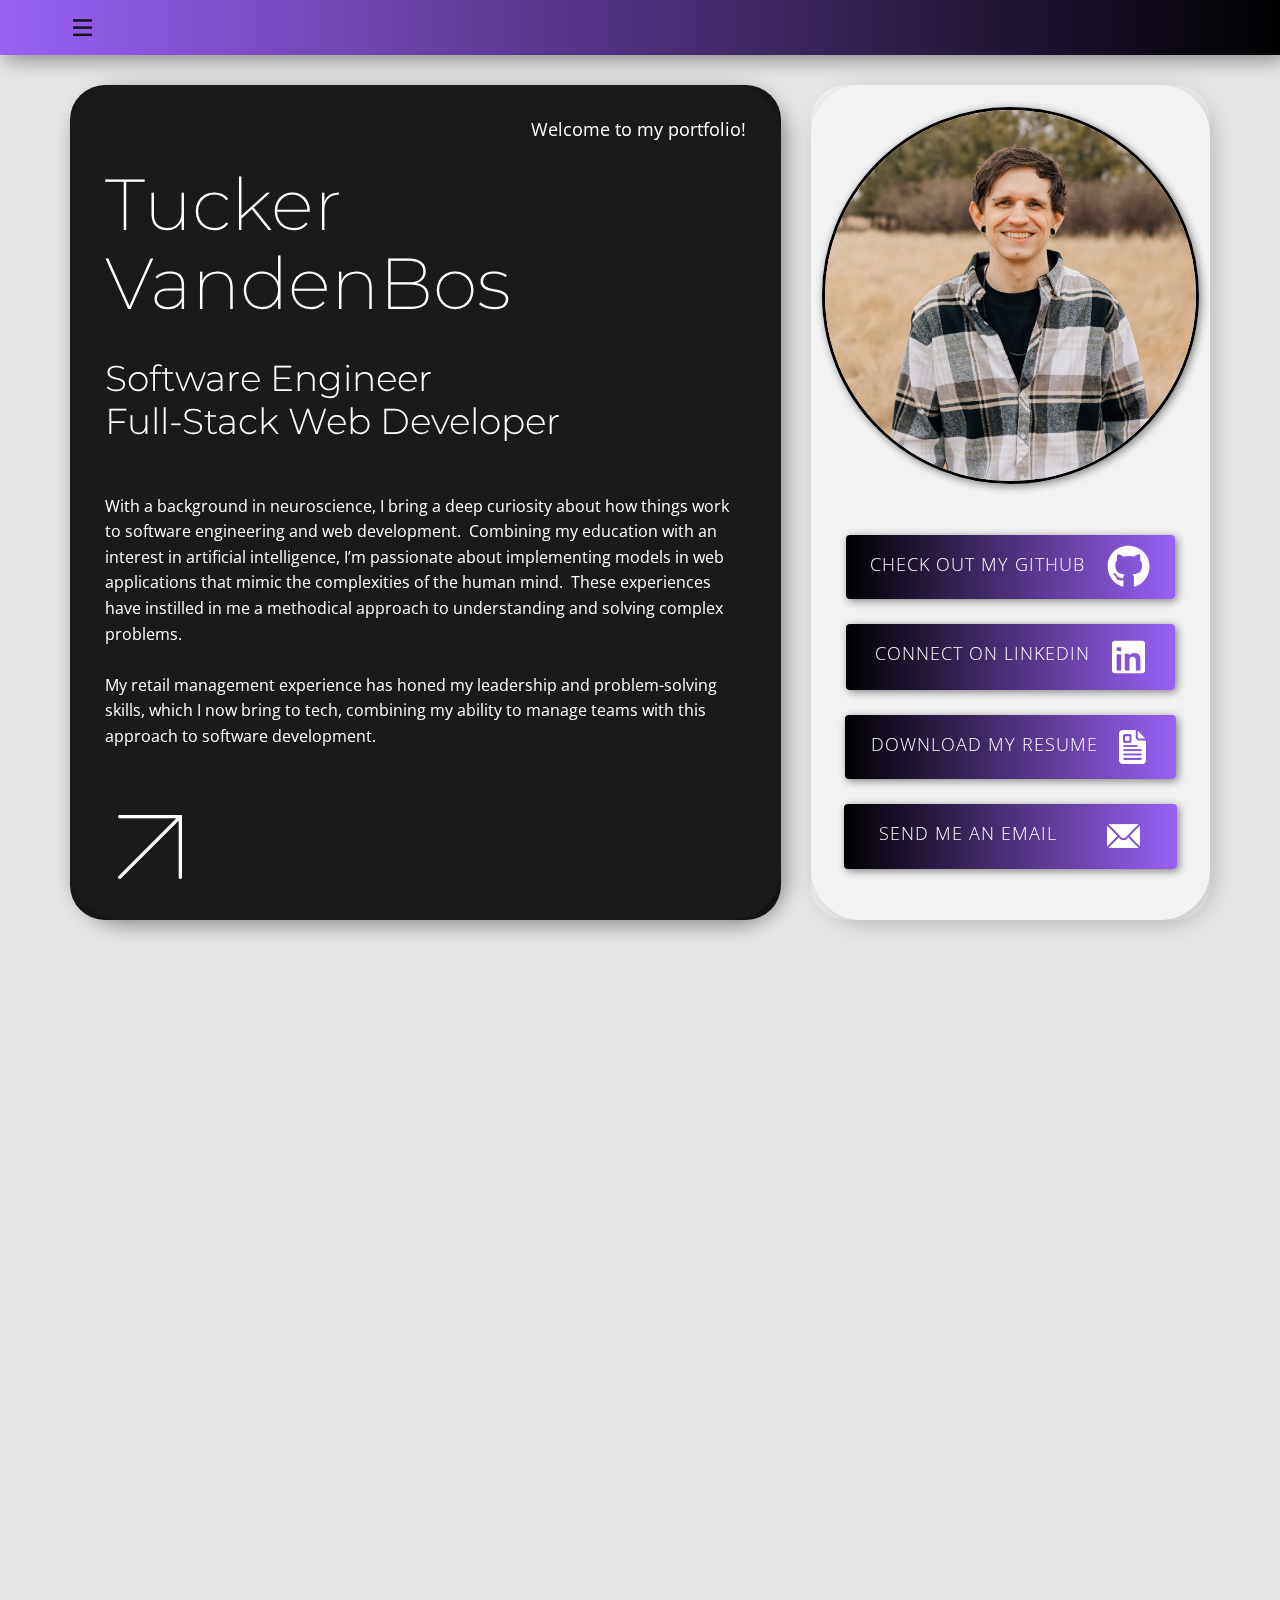
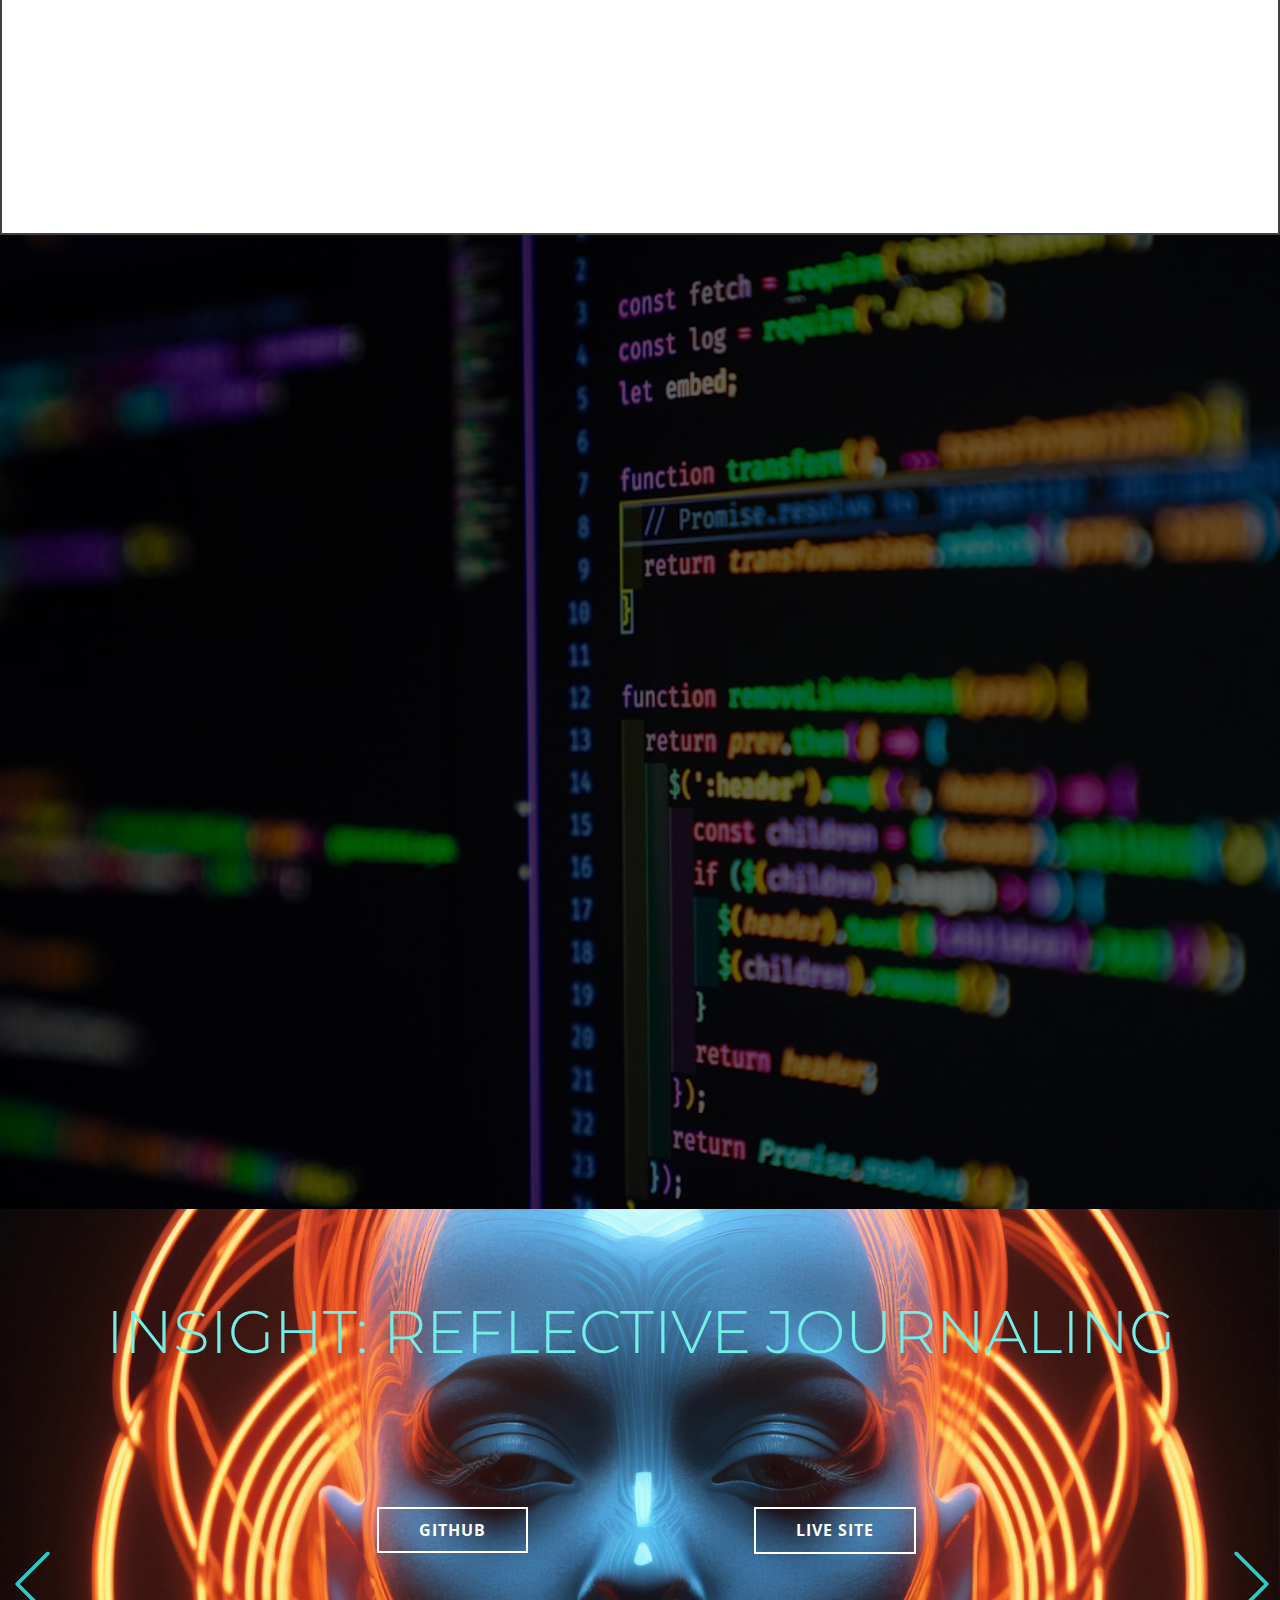
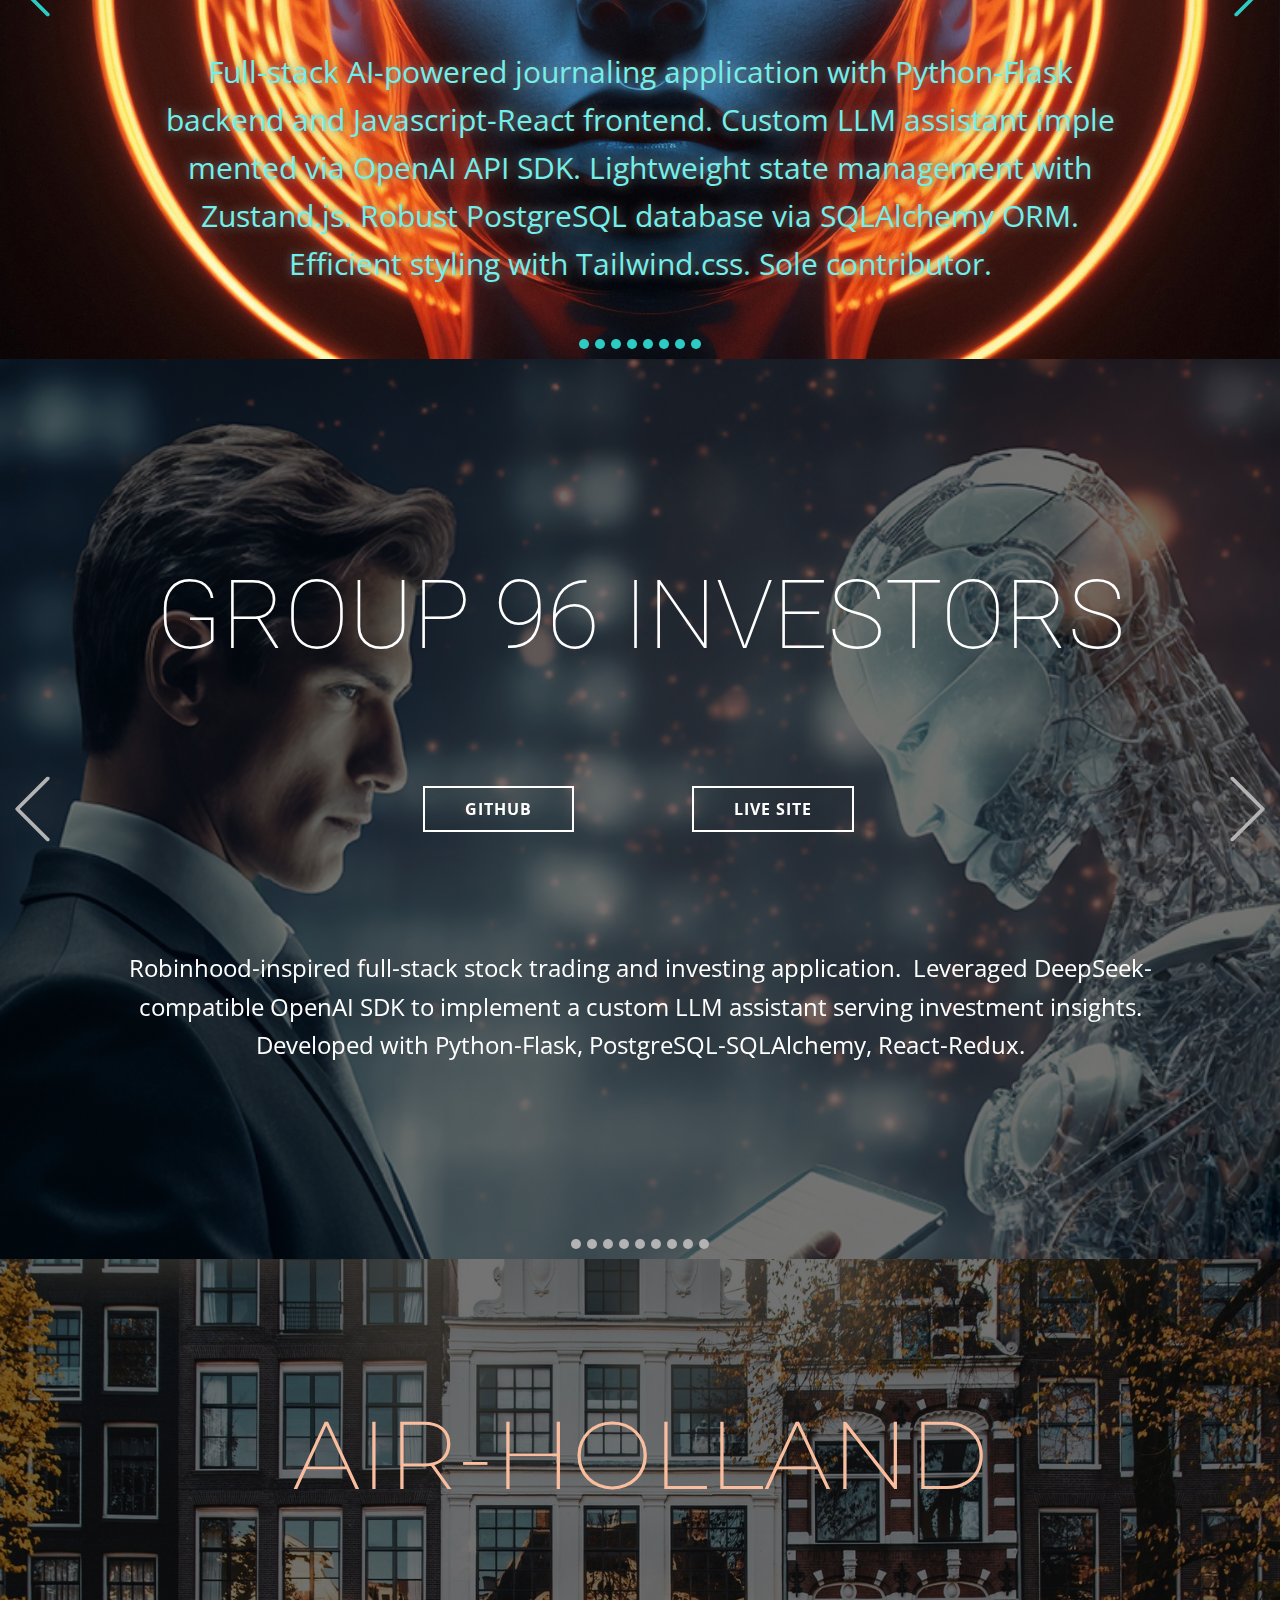
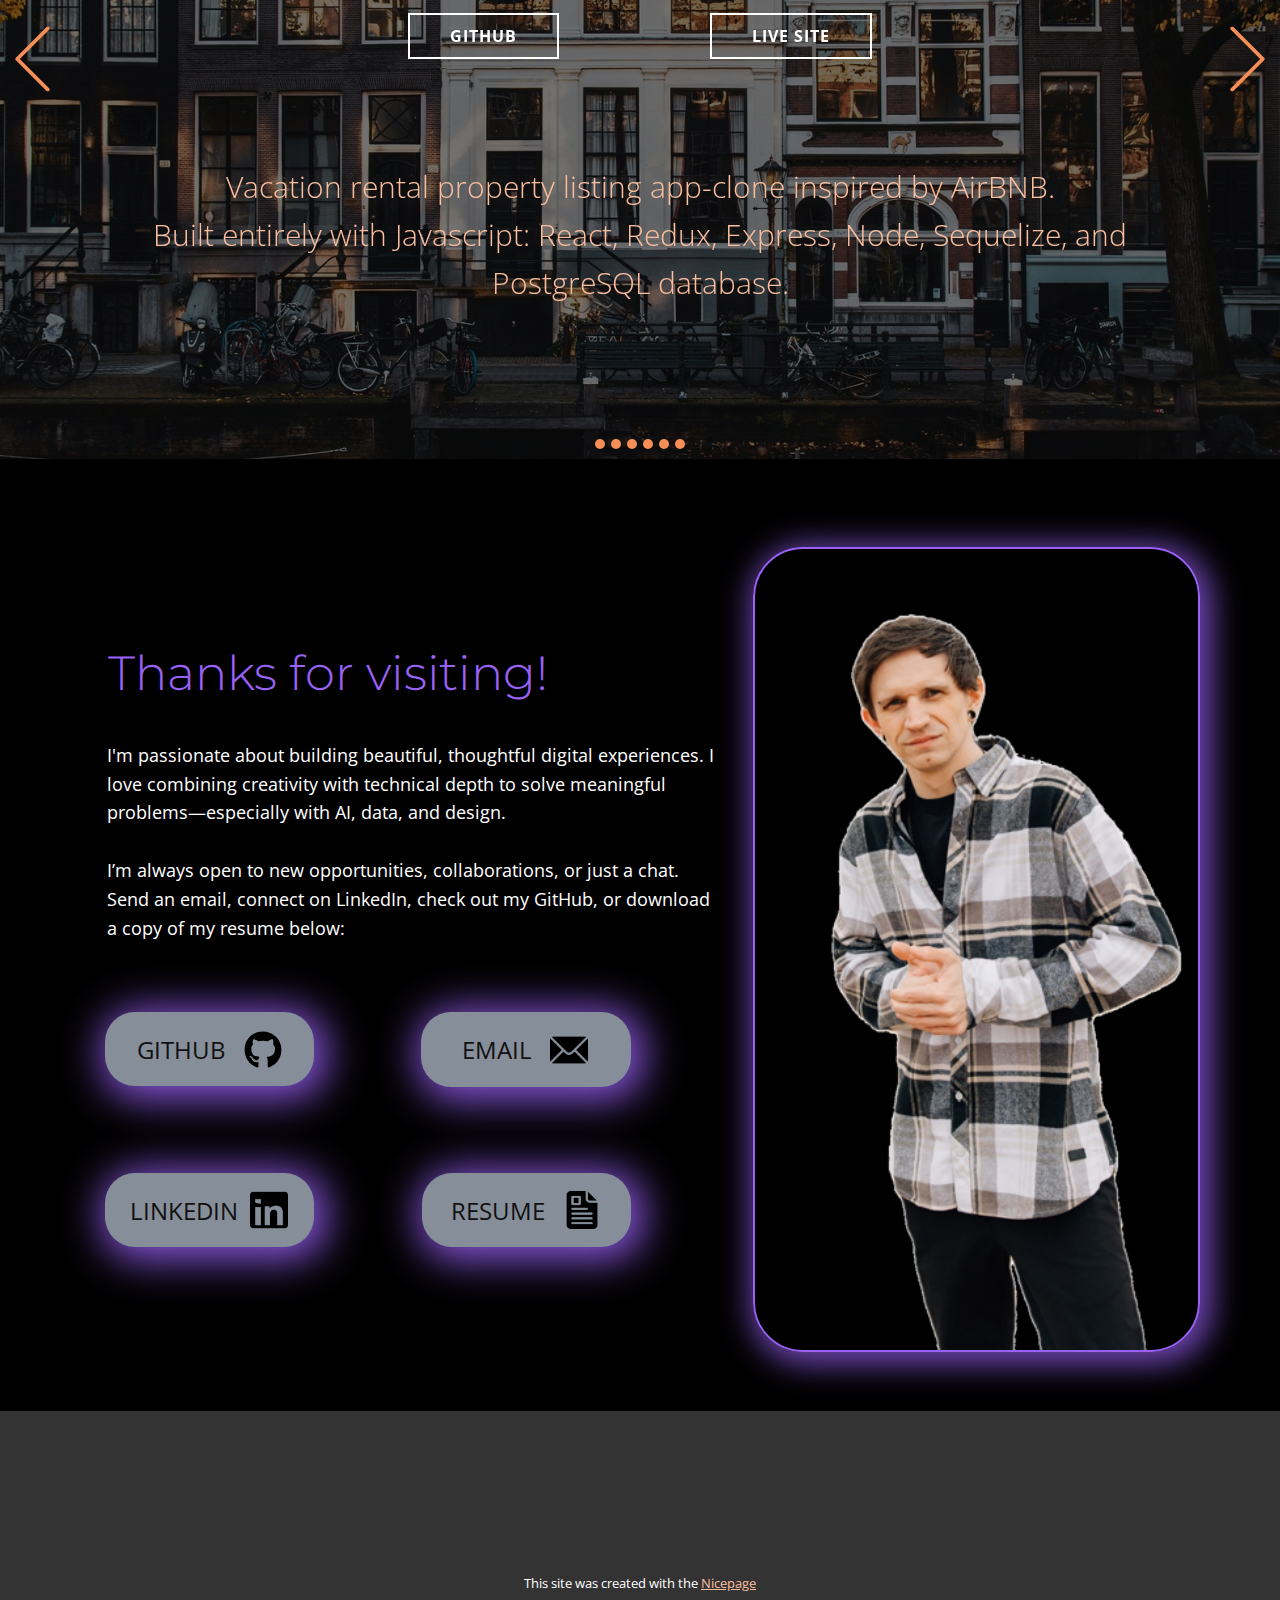
<file: index.html>
<!DOCTYPE html>
<html style="font-size: 16px;" lang="en"><head>
    <meta name="viewport" content="width=device-width, initial-scale=1.0">
    <meta charset="utf-8">
    <meta name="keywords" content="​AI Transforms Business Strategies, ​AI and Creative Industries, ​AI Impact on Education, ​I agency delivering cutting-edge solutions for businesses.">
    <meta name="description" content="">
    <title>Home</title>
    <link rel="stylesheet" href="nicepage.css" media="screen">
<link rel="stylesheet" href="index.css" media="screen">
    <script class="u-script" type="text/javascript" src="jquery.js" defer=""></script>
    <script class="u-script" type="text/javascript" src="nicepage.js" defer=""></script>
    <meta name="generator" content="Nicepage 7.6.4, nicepage.com">
    
    
    
    
    
    
    
    
    
    
    
    <link id="u-theme-google-font" rel="stylesheet" href="https://fonts.googleapis.com/css?family=Roboto:100,100i,300,300i,400,400i,500,500i,700,700i,900,900i|Open+Sans:300,300i,400,400i,500,500i,600,600i,700,700i,800,800i">
    <link id="u-page-google-font" rel="stylesheet" href="https://fonts.googleapis.com/css?family=Montserrat:100,100i,200,200i,300,300i,400,400i,500,500i,600,600i,700,700i,800,800i,900,900i|Raleway:100,100i,200,200i,300,300i,400,400i,500,500i,600,600i,700,700i,800,800i,900,900i">
    <script type="application/ld+json">{
		"@context": "http://schema.org",
		"@type": "Organization",
		"name": "Developer Portfolio - Tucker"
}</script>
    <meta name="theme-color" content="#f26213">
    <meta property="og:title" content="Home">
    <meta property="og:description" content="">
    <meta property="og:type" content="website">
  <meta data-intl-tel-input-cdn-path="intlTelInput/"></head>
  <body data-home-page="Home.html" data-home-page-title="Home" data-path-to-root="./" data-include-products="false" class="u-body u-xl-mode" data-lang="en"><header class="u-box-shadow u-clearfix u-gradient u-header u-sticky u-sticky-6261 u-header" id="sec-654e"><div class="u-clearfix u-sheet u-valign-middle-lg u-valign-middle-sm u-valign-middle-xl u-valign-middle-xs u-sheet-1">
        <nav class="u-align-left u-menu u-menu-hamburger u-offcanvas u-menu-1" data-responsive-from="XL">
          <div class="menu-collapse" style="font-size: 1rem; letter-spacing: 0px;">
            <a class="u-button-style u-custom-active-color u-custom-color u-custom-hover-border-color u-custom-hover-color u-custom-left-right-menu-spacing u-custom-padding-bottom u-custom-text-active-color u-custom-text-color u-custom-text-hover-color u-custom-top-bottom-menu-spacing u-hamburger-link u-nav-link u-text-active-white u-text-hover-white u-hamburger-link-1" href="#">
              <svg class="u-svg-link" viewBox="0 0 24 24"><use xlink:href="#menu-hamburger"></use></svg>
              <svg class="u-svg-content" version="1.1" id="menu-hamburger" viewBox="0 0 16 16" x="0px" y="0px" xmlns:xlink="http://www.w3.org/1999/xlink" xmlns="http://www.w3.org/2000/svg"><g><rect y="1" width="16" height="2"></rect><rect y="7" width="16" height="2"></rect><rect y="13" width="16" height="2"></rect>
</g></svg>
            </a>
          </div>
          <div class="u-custom-menu u-nav-container">
            <ul class="u-nav u-unstyled u-nav-1"><li class="u-nav-item"><a class="u-active-custom-color-1 u-border-2 u-border-hover-white u-button-style u-custom-color-1 u-hover-custom-color-1 u-nav-link u-text-active-white u-text-custom-color-1 u-text-hover-white" href="./" style="padding: 10px 20px;">Home</a>
</li><li class="u-nav-item"><a class="u-active-custom-color-1 u-border-2 u-border-hover-white u-button-style u-custom-color-1 u-hover-custom-color-1 u-nav-link u-text-active-white u-text-custom-color-1 u-text-hover-white" href="./#sec-f0fa" data-page-id="11269067" style="padding: 10px 20px;">Technical Skills</a>
</li><li class="u-nav-item"><a class="u-active-custom-color-1 u-border-2 u-border-hover-white u-button-style u-custom-color-1 u-hover-custom-color-1 u-nav-link u-text-active-white u-text-custom-color-1 u-text-hover-white" href="./#block-2" data-page-id="11269067" style="padding: 10px 20px;">Projects</a>
</li><li class="u-nav-item"><a class="u-active-custom-color-1 u-border-2 u-border-hover-white u-button-style u-custom-color-1 u-file-link u-hover-custom-color-1 u-nav-link u-text-active-white u-text-custom-color-1 u-text-hover-white" href="files/Tucker_VandenBos_Resume.pdf" target="_blank" style="padding: 10px 20px;">Download Resume</a>
</li><li class="u-nav-item"><a class="u-active-custom-color-1 u-border-2 u-border-hover-white u-button-style u-custom-color-1 u-hover-custom-color-1 u-nav-link u-text-active-white u-text-custom-color-1 u-text-hover-white" href="https://github.com/tuckervbos" target="_blank" style="padding: 10px 20px;">GitHub</a>
</li><li class="u-nav-item"><a class="u-active-custom-color-1 u-border-2 u-border-hover-white u-button-style u-custom-color-1 u-hover-custom-color-1 u-nav-link u-text-active-white u-text-custom-color-1 u-text-hover-white" href="https://linkedin.com/in/tuckervbos" target="_blank" style="padding: 10px 20px;">LinkedIn</a>
</li><li class="u-nav-item"><a class="u-active-custom-color-1 u-border-2 u-border-hover-white u-button-style u-custom-color-1 u-hover-custom-color-1 u-nav-link u-text-active-white u-text-custom-color-1 u-text-hover-white" href="mailto:tucker.dev@proton.me" target="_blank" style="padding: 10px 24px 10px 20px;">Send me an Email</a>
</li></ul>
          </div>
          <div class="u-custom-menu u-nav-container-collapse">
            <div class="u-black u-container-style u-inner-container-layout u-opacity u-opacity-var u-sidenav u-sidenav-1">
              <div class="u-inner-container-layout u-sidenav-overflow">
                <div class="u-menu-close u-menu-close-1"></div>
                <ul class="u-align-left u-nav u-popupmenu-items u-text-hover-custom-color-1 u-unstyled u-nav-2"><li class="u-nav-item"><a class="u-button-style u-nav-link" href="./">Home</a>
</li><li class="u-nav-item"><a class="u-button-style u-nav-link" href="./#sec-f0fa" data-page-id="11269067">Technical Skills</a>
</li><li class="u-nav-item"><a class="u-button-style u-nav-link" href="./#block-2" data-page-id="11269067">Projects</a>
</li><li class="u-nav-item"><a class="u-button-style u-file-link u-nav-link" href="files/Tucker_VandenBos_Resume.pdf" target="_blank">Download Resume</a>
</li><li class="u-nav-item"><a class="u-button-style u-nav-link" href="https://github.com/tuckervbos" target="_blank">GitHub</a>
</li><li class="u-nav-item"><a class="u-button-style u-nav-link" href="https://linkedin.com/in/tuckervbos" target="_blank">LinkedIn</a>
</li><li class="u-nav-item"><a class="u-button-style u-nav-link" href="mailto:tucker.dev@proton.me" target="_blank">Send me an Email</a>
</li></ul>
              </div>
            </div>
            <div class="u-black u-menu-overlay u-opacity u-opacity-70"></div>
          </div>
          <style class="menu-style">@media (max-width: 1139px) {
                    [data-responsive-from="LG"] .u-nav-container {
                        display: none;
                    }
                    [data-responsive-from="LG"] .menu-collapse {
                        display: block;
                    }
                }</style>
        </nav>
      </div></header>
    <section class="u-clearfix u-grey-10 u-valign-middle-sm u-valign-top-lg u-valign-top-xs u-section-1" id="sec-7f46">
      <div class="u-clearfix u-sheet u-valign-middle-sm u-valign-middle-xs u-sheet-1">
        <div class="data-layout-selected u-clearfix u-expanded-width u-gutter-30 u-layout-wrap u-layout-wrap-1">
          <div class="u-layout">
            <div class="u-layout-col">
              <div class="u-size-60">
                <div class="u-layout-row">
                  <div class="u-align-left u-container-style u-grey-90 u-layout-cell u-radius u-shape-round u-size-35-md u-size-35-sm u-size-35-xs u-size-38-lg u-size-38-xl u-layout-cell-1" data-animation-name="swing" data-animation-duration="1000" data-animation-delay="0" data-animation-direction="">
                    <div class="u-container-layout u-valign-bottom-sm u-valign-bottom-xs u-valign-top-lg u-container-layout-1">
                      <p class="u-align-right u-text u-text-1">Welcome to my portfolio!<span style="font-weight: 700;"></span>
                      </p>
                      <h1 class="u-text u-text-2" data-animation-name="fadeIn" data-animation-duration="1000" data-animation-delay="0"> Tucker VandenBos&nbsp;<br>
                      </h1>
                      <h3 class="u-text u-text-3">Software Engineer<br>Full-Stack Web Developer
                      </h3>
                      <p class="u-text u-text-default u-text-4"> With a background in neuroscience, I bring a deep curiosity about how things work to software engineering and web development.&nbsp; Combining my education with an interest in artificial intelligence, I’m passionate about implementing models in web applications that mimic the complexities of the human mind.&nbsp; These experiences have instilled in me a methodical approach to understanding and solving complex problems.&nbsp;&nbsp;<br>
                        <br>My retail management experience has honed my leadership and problem-solving skills, which I now bring to tech, combining my ability to manage teams with this approach to software development.&nbsp;&nbsp;<br>
                      </p>
                      <span class="u-align-left u-file-icon u-icon u-text-white u-icon-1"><img src="images/20959-2e272e69.png" alt=""></span>
                    </div>
                  </div>
                  <div class="u-align-center u-container-style u-grey-5 u-layout-cell u-radius u-shape-round u-size-22-lg u-size-22-xl u-size-25-md u-size-25-sm u-size-25-xs u-layout-cell-2" data-animation-name="flipIn" data-animation-duration="1000" data-animation-delay="0" data-animation-direction="X">
                    <div class="u-container-layout u-valign-bottom-sm u-valign-bottom-xs u-container-layout-2">
                      <img class="u-border-3 u-border-black u-image u-image-circle u-image-1" src="images/Vbos24-96.jpg" alt="" data-image-width="3106" data-image-height="4659">
                      <a href="https://github.com/tuckervbos" class="u-border-none u-btn u-button-style u-gradient u-none u-radius u-text-body-alt-color u-btn-1" target="_blank">Check out my Github&nbsp;<span class="u-icon u-text-white u-icon-2"><svg class="u-svg-content" viewBox="0 0 496 512" style="width: 1em; height: 1em;"><!--!Font Awesome Free 6.7.2 by @fontawesome - https://fontawesome.com License - https://fontawesome.com/license/free Copyright 2025 Fonticons, Inc.--><path d="M165.9 397.4c0 2-2.3 3.6-5.2 3.6-3.3 .3-5.6-1.3-5.6-3.6 0-2 2.3-3.6 5.2-3.6 3-.3 5.6 1.3 5.6 3.6zm-31.1-4.5c-.7 2 1.3 4.3 4.3 4.9 2.6 1 5.6 0 6.2-2s-1.3-4.3-4.3-5.2c-2.6-.7-5.5 .3-6.2 2.3zm44.2-1.7c-2.9 .7-4.9 2.6-4.6 4.9 .3 2 2.9 3.3 5.9 2.6 2.9-.7 4.9-2.6 4.6-4.6-.3-1.9-3-3.2-5.9-2.9zM244.8 8C106.1 8 0 113.3 0 252c0 110.9 69.8 205.8 169.5 239.2 12.8 2.3 17.3-5.6 17.3-12.1 0-6.2-.3-40.4-.3-61.4 0 0-70 15-84.7-29.8 0 0-11.4-29.1-27.8-36.6 0 0-22.9-15.7 1.6-15.4 0 0 24.9 2 38.6 25.8 21.9 38.6 58.6 27.5 72.9 20.9 2.3-16 8.8-27.1 16-33.7-55.9-6.2-112.3-14.3-112.3-110.5 0-27.5 7.6-41.3 23.6-58.9-2.6-6.5-11.1-33.3 2.6-67.9 20.9-6.5 69 27 69 27 20-5.6 41.5-8.5 62.8-8.5s42.8 2.9 62.8 8.5c0 0 48.1-33.6 69-27 13.7 34.7 5.2 61.4 2.6 67.9 16 17.7 25.8 31.5 25.8 58.9 0 96.5-58.9 104.2-114.8 110.5 9.2 7.9 17 22.9 17 46.4 0 33.7-.3 75.4-.3 83.6 0 6.5 4.6 14.4 17.3 12.1C428.2 457.8 496 362.9 496 252 496 113.3 383.5 8 244.8 8zM97.2 352.9c-1.3 1-1 3.3 .7 5.2 1.6 1.6 3.9 2.3 5.2 1 1.3-1 1-3.3-.7-5.2-1.6-1.6-3.9-2.3-5.2-1zm-10.8-8.1c-.7 1.3 .3 2.9 2.3 3.9 1.6 1 3.6 .7 4.3-.7 .7-1.3-.3-2.9-2.3-3.9-2-.6-3.6-.3-4.3 .7zm32.4 35.6c-1.6 1.3-1 4.3 1.3 6.2 2.3 2.3 5.2 2.6 6.5 1 1.3-1.3 .7-4.3-1.3-6.2-2.2-2.3-5.2-2.6-6.5-1zm-11.4-14.7c-1.6 1-1.6 3.6 0 5.9 1.6 2.3 4.3 3.3 5.6 2.3 1.6-1.3 1.6-3.9 0-6.2-1.4-2.3-4-3.3-5.6-2z"></path></svg></span>
                      </a>
                      <a href="https://linkedin.com/in/tuckervbos" class="u-align-center u-border-none u-btn u-button-style u-gradient u-none u-radius u-text-body-alt-color u-btn-2" target="_blank">Connect on LinkedIn&nbsp;<span class="u-file-icon u-icon u-text-white u-icon-3"><img src="images/618-c5f192b4.png" alt=""></span>
                      </a>
                      <a href="files/Tucker_VandenBos_Resume.pdf" class="u-align-center u-btn u-button-style u-gradient u-none u-radius u-text-body-alt-color u-btn-3" target="_blank" data-animation-name="" data-animation-duration="0" data-animation-delay="0" data-animation-direction="">Download my Resume&nbsp;<span class="u-file-icon u-icon u-text-white u-icon-4"><img src="images/2258484-978cbe3d.png" alt=""></span>
                      </a>
                      <a href="mailto:tucker.dev@proton.me?subject=Just%20saw%20your%20portfolio!" class="u-align-center u-btn u-button-style u-gradient u-none u-radius u-text-body-alt-color u-btn-4" data-animation-name="" data-animation-duration="0" data-animation-delay="0" data-animation-direction=""> Send Me an email<span class="u-file-icon u-icon u-text-white u-icon-5"><img src="images/646135-a85e65c4.png" alt=""></span>
                      </a>
                    </div>
                  </div>
                </div>
              </div>
            </div>
          </div>
        </div>
      </div>
    </section>
    <section class="u-align-center u-clearfix u-grey-10 u-section-2" id="sec-f0fa">
      <div class="u-clearfix u-sheet u-valign-bottom-sm u-sheet-1">
        <h2 class="u-align-right u-custom-font u-font-montserrat u-text u-text-1" data-animation-name="customAnimationIn" data-animation-duration="2000" data-animation-delay="0"> Technical Skills</h2>
        <p class="u-align-right u-text u-text-2" data-animation-name="customAnimationIn" data-animation-duration="2000" data-animation-delay="0">Below are the major technologies, frameworks, libraries, and tools I am proficient with in developing full-stack web applications. </p>
        <div class="u-expanded-width u-list u-list-1">
          <div class="u-repeater u-repeater-1">
            <div class="u-align-center u-container-align-center u-container-style u-gradient u-list-item u-radius u-repeater-item u-shape-round u-list-item-1" data-animation-name="customAnimationIn" data-animation-duration="1000" data-animation-delay="0">
              <div class="u-container-layout u-similar-container u-valign-middle-lg u-valign-middle-sm u-valign-middle-xs u-valign-top-md u-container-layout-1">
                <h5 class="u-align-center u-text u-text-default u-text-3">Javascript </h5>
                <img class="u-align-center-md u-align-center-sm u-align-center-xs u-image u-image-contain u-image-default u-preserve-proportions u-image-1" src="images/javascript-original.svg" alt="" data-image-width="128" data-image-height="128">
              </div>
            </div>
            <div class="u-align-center u-container-align-center u-container-style u-gradient u-list-item u-radius u-repeater-item u-shape-round u-list-item-2" data-animation-name="customAnimationIn" data-animation-duration="1000" data-animation-delay="0">
              <div class="u-container-layout u-similar-container u-valign-middle-lg u-valign-middle-sm u-valign-middle-xs u-valign-top-md u-container-layout-2">
                <h5 class="u-align-center u-text u-text-default u-text-4">React.js </h5>
                <img class="u-align-center-md u-align-center-sm u-align-center-xs u-image u-image-contain u-image-default u-preserve-proportions u-image-2" src="images/react-original.svg" alt="" data-image-width="128" data-image-height="128">
              </div>
            </div>
            <div class="u-align-center u-container-align-center u-container-style u-gradient u-list-item u-radius u-repeater-item u-shape-round u-list-item-3" data-animation-name="customAnimationIn" data-animation-duration="1000" data-animation-delay="0">
              <div class="u-container-layout u-similar-container u-valign-middle-lg u-valign-middle-sm u-valign-middle-xs u-valign-top-md u-container-layout-3">
                <h5 class="u-align-center u-text u-text-default u-text-5">Redux.js </h5>
                <img class="u-align-center-md u-align-center-sm u-align-center-xs u-image u-image-contain u-image-default u-preserve-proportions u-image-3" src="images/redux-original.svg" alt="" data-image-width="128" data-image-height="128">
              </div>
            </div>
            <div class="u-align-center u-container-align-center u-container-style u-gradient u-list-item u-radius u-repeater-item u-shape-round u-list-item-4" data-animation-name="customAnimationIn" data-animation-duration="1000" data-animation-delay="0">
              <div class="u-container-layout u-similar-container u-valign-middle-lg u-valign-middle-sm u-valign-middle-xs u-valign-top-md u-container-layout-4">
                <h5 class="u-align-center u-text u-text-default u-text-6">Express.js </h5>
                <img class="u-align-center-md u-align-center-sm u-align-center-xs u-image u-image-contain u-image-default u-preserve-proportions u-image-4" src="images/express-original.svg" alt="" data-image-width="128" data-image-height="128">
              </div>
            </div>
            <div class="u-align-center u-container-align-center u-container-align-center-lg u-container-align-center-xl u-container-style u-gradient u-list-item u-radius u-repeater-item u-shape-round u-list-item-5" data-animation-name="customAnimationIn" data-animation-duration="1000" data-animation-delay="0">
              <div class="u-container-layout u-similar-container u-valign-middle-lg u-valign-middle-sm u-valign-middle-xs u-valign-top-md u-container-layout-5">
                <h5 class="u-align-center u-text u-text-default u-text-7">Node.js </h5>
                <img class="u-align-center-md u-align-center-sm u-align-center-xs u-image u-image-contain u-image-default u-preserve-proportions u-image-5" src="images/nodejs-original.svg" alt="" data-image-width="128" data-image-height="128">
              </div>
            </div>
            <div class="u-align-center u-container-align-center u-container-style u-gradient u-list-item u-radius u-repeater-item u-shape-round u-list-item-6" data-animation-name="customAnimationIn" data-animation-duration="1000" data-animation-delay="0">
              <div class="u-container-layout u-similar-container u-valign-middle-lg u-valign-middle-sm u-valign-middle-xs u-valign-top-md u-container-layout-6">
                <h5 class="u-align-center u-text u-text-default u-text-8">Nodemon </h5>
                <img class="u-align-center-md u-align-center-sm u-align-center-xs u-image u-image-contain u-image-default u-preserve-proportions u-image-6" src="images/nodemon-original.svg" alt="" data-image-width="128" data-image-height="128">
              </div>
            </div>
            <div class="u-align-center u-container-align-center u-container-style u-gradient u-list-item u-radius u-repeater-item u-shape-round u-list-item-7" data-animation-name="customAnimationIn" data-animation-duration="1000" data-animation-delay="0">
              <div class="u-container-layout u-similar-container u-valign-middle-lg u-valign-middle-sm u-valign-middle-xs u-valign-top-md u-container-layout-7">
                <h5 class="u-align-center u-text u-text-default u-text-9">HTML5</h5>
                <img class="u-align-center-md u-align-center-sm u-align-center-xs u-image u-image-contain u-image-default u-preserve-proportions u-image-7" src="images/html5-original.svg" alt="" data-image-width="128" data-image-height="128">
              </div>
            </div>
            <div class="u-align-center u-container-align-center u-container-style u-gradient u-list-item u-radius u-repeater-item u-shape-round u-list-item-8" data-animation-name="customAnimationIn" data-animation-duration="1000" data-animation-delay="0">
              <div class="u-container-layout u-similar-container u-valign-middle-lg u-valign-middle-sm u-valign-middle-xs u-valign-top-md u-container-layout-8">
                <h5 class="u-align-center u-text u-text-default u-text-10">CSS3 </h5>
                <img class="u-align-center-md u-align-center-sm u-align-center-xs u-image u-image-contain u-image-default u-preserve-proportions u-image-8" src="images/css3-original.svg" alt="" data-image-width="128" data-image-height="128">
              </div>
            </div>
            <div class="u-align-center u-container-align-center u-container-style u-gradient u-list-item u-radius u-repeater-item u-shape-round u-list-item-9" data-animation-name="customAnimationIn" data-animation-duration="1000" data-animation-delay="0">
              <div class="u-container-layout u-similar-container u-valign-middle-lg u-valign-middle-sm u-valign-middle-xs u-valign-top-md u-container-layout-9">
                <h5 class="u-align-center u-text u-text-default u-text-11">Tailwind.css </h5>
                <img class="u-align-center-md u-align-center-sm u-align-center-xs u-image u-image-contain u-image-default u-preserve-proportions u-image-9" src="images/tailwindcss-original.svg" alt="" data-image-width="128" data-image-height="128">
              </div>
            </div>
            <div class="u-align-center u-container-align-center u-container-style u-gradient u-list-item u-radius u-repeater-item u-shape-round u-list-item-10" data-animation-name="customAnimationIn" data-animation-duration="1000" data-animation-delay="0">
              <div class="u-container-layout u-similar-container u-valign-middle-lg u-valign-middle-sm u-valign-middle-xs u-valign-top-md u-container-layout-10">
                <h5 class="u-align-center u-text u-text-default u-text-12">Vite.js </h5>
                <img class="u-align-center-md u-align-center-sm u-align-center-xs u-image u-image-contain u-image-default u-preserve-proportions u-image-10" src="images/vitejs-original.svg" alt="" data-image-width="128" data-image-height="128">
              </div>
            </div>
            <div class="u-align-center u-container-align-center u-container-align-center-lg u-container-align-center-xl u-container-style u-gradient u-list-item u-radius u-repeater-item u-shape-round u-list-item-11" data-animation-name="customAnimationIn" data-animation-duration="1000" data-animation-delay="0">
              <div class="u-container-layout u-similar-container u-valign-middle-lg u-valign-middle-sm u-valign-middle-xs u-valign-top-md u-container-layout-11">
                <h5 class="u-align-center u-text u-text-default u-text-13">Mocha.js </h5>
                <img class="u-align-center-md u-align-center-sm u-align-center-xs u-image u-image-contain u-image-default u-preserve-proportions u-image-11" src="images/mocha-original.svg" alt="" data-image-width="128" data-image-height="128">
              </div>
            </div>
            <div class="u-align-center u-container-align-center u-container-style u-gradient u-list-item u-radius u-repeater-item u-shape-round u-list-item-12" data-animation-name="customAnimationIn" data-animation-duration="1000" data-animation-delay="0">
              <div class="u-container-layout u-similar-container u-valign-middle-lg u-valign-middle-sm u-valign-middle-xs u-valign-top-md u-container-layout-12">
                <h5 class="u-align-center u-text u-text-default u-text-14">Zustand.js </h5>
                <img class="u-align-center-md u-align-center-sm u-align-center-xs u-image u-image-contain u-image-default u-preserve-proportions u-image-12" src="images/218346783-72be5ae3-b953-4dd7-b239-788a882fdad6.svg" alt="" data-image-width="512" data-image-height="512">
              </div>
            </div>
            <div class="u-align-center u-container-align-center u-container-style u-gradient u-list-item u-radius u-repeater-item u-shape-round u-list-item-13" data-animation-name="customAnimationIn" data-animation-duration="1000" data-animation-delay="0">
              <div class="u-container-layout u-similar-container u-valign-middle-lg u-valign-middle-sm u-valign-middle-xs u-valign-top-md u-container-layout-13">
                <h5 class="u-align-center u-text u-text-default u-text-15">Python </h5>
                <img class="u-align-center-md u-align-center-sm u-align-center-xs u-image u-image-contain u-image-default u-preserve-proportions u-image-13" src="images/python-original.svg" alt="" data-image-width="128" data-image-height="128">
              </div>
            </div>
            <div class="u-align-center u-container-align-center u-container-style u-gradient u-list-item u-radius u-repeater-item u-shape-round u-list-item-14" data-animation-name="customAnimationIn" data-animation-duration="1000" data-animation-delay="0">
              <div class="u-container-layout u-similar-container u-valign-middle-lg u-valign-middle-sm u-valign-middle-xs u-valign-top-md u-container-layout-14">
                <h5 class="u-align-center u-text u-text-default u-text-16">Flask </h5>
                <img class="u-align-center-md u-align-center-sm u-align-center-xs u-image u-image-contain u-image-default u-preserve-proportions u-image-14" src="images/flask-original.svg" alt="" data-image-width="128" data-image-height="128">
              </div>
            </div>
            <div class="u-align-center u-container-align-center u-container-style u-gradient u-list-item u-radius u-repeater-item u-shape-round u-list-item-15" data-animation-name="customAnimationIn" data-animation-duration="1000" data-animation-delay="0">
              <div class="u-container-layout u-similar-container u-valign-middle-lg u-valign-middle-sm u-valign-middle-xs u-valign-top-md u-container-layout-15">
                <h5 class="u-align-center u-text u-text-default u-text-17">SQLAlchemy </h5>
                <img class="u-align-center-md u-align-center-sm u-align-center-xs u-image u-image-contain u-image-default u-preserve-proportions u-image-15" src="images/sqlalchemy-original.svg" alt="" data-image-width="128" data-image-height="128">
              </div>
            </div>
            <div class="u-align-center u-container-align-center u-container-style u-gradient u-list-item u-radius u-repeater-item u-shape-round u-list-item-16" data-animation-name="customAnimationIn" data-animation-duration="1000" data-animation-delay="0">
              <div class="u-container-layout u-similar-container u-valign-middle-lg u-valign-middle-sm u-valign-middle-xs u-valign-top-md u-container-layout-16">
                <h5 class="u-align-center u-text u-text-default u-text-18">PostgreSQL </h5>
                <img class="u-align-center-md u-align-center-sm u-align-center-xs u-image u-image-contain u-image-default u-preserve-proportions u-image-16" src="images/postgresql-plain.svg" alt="" data-image-width="128" data-image-height="128">
              </div>
            </div>
            <div class="u-align-center u-container-align-center u-container-align-center-lg u-container-align-center-xl u-container-style u-gradient u-list-item u-radius u-repeater-item u-shape-round u-list-item-17" data-animation-name="customAnimationIn" data-animation-duration="1000" data-animation-delay="0">
              <div class="u-container-layout u-similar-container u-valign-middle-lg u-valign-middle-sm u-valign-middle-xs u-valign-top-md u-container-layout-17">
                <h5 class="u-align-center u-text u-text-default u-text-19">SQLite </h5>
                <img class="u-align-center-md u-align-center-sm u-align-center-xs u-image u-image-contain u-image-default u-preserve-proportions u-image-17" src="images/sqlite-original.svg" alt="" data-image-width="128" data-image-height="128">
              </div>
            </div>
            <div class="u-align-center u-container-align-center u-container-style u-gradient u-list-item u-radius u-repeater-item u-shape-round u-list-item-18" data-animation-name="customAnimationIn" data-animation-duration="1000" data-animation-delay="0">
              <div class="u-container-layout u-similar-container u-valign-middle-lg u-valign-middle-sm u-valign-middle-xs u-valign-top-md u-container-layout-18">
                <h5 class="u-align-center u-text u-text-default u-text-20">Sequelize </h5>
                <img class="u-align-center-md u-align-center-sm u-align-center-xs u-image u-image-contain u-image-default u-preserve-proportions u-image-18" src="images/sequelize-original.svg" alt="" data-image-width="128" data-image-height="128">
              </div>
            </div>
          </div>
        </div>
      </div>
    </section>
    <section class="u-align-center u-clearfix u-container-align-center u-grey-10 u-section-3" id="sec-3a7f">
      <div class="u-clearfix u-sheet u-valign-middle-sm u-valign-top-lg u-valign-top-xl u-sheet-1">
        <div class="u-expanded-width u-list u-list-1">
          <div class="u-repeater u-repeater-1">
            <div class="u-align-center u-container-align-center u-container-align-center-lg u-container-align-center-xl u-container-style u-gradient u-list-item u-radius u-repeater-item u-shape-round u-list-item-1" data-animation-name="customAnimationIn" data-animation-duration="1000" data-animation-delay="0">
              <div class="u-container-layout u-similar-container u-valign-middle-lg u-valign-middle-sm u-valign-middle-xs u-container-layout-1">
                <h5 class="u-align-center u-text u-text-default u-text-1">Pytest </h5>
                <img class="u-align-center-md u-align-center-sm u-align-center-xs u-image u-image-contain u-image-default u-preserve-proportions u-image-1" src="images/pytest-original.svg" alt="" data-image-width="128" data-image-height="128">
              </div>
            </div>
            <div class="u-align-center u-container-align-center u-container-align-center-lg u-container-align-center-xl u-container-style u-gradient u-list-item u-radius u-repeater-item u-shape-round u-list-item-2" data-animation-name="customAnimationIn" data-animation-duration="1000" data-animation-delay="0">
              <div class="u-container-layout u-similar-container u-valign-middle-lg u-valign-middle-sm u-valign-middle-xs u-container-layout-2">
                <h5 class="u-align-center u-text u-text-default u-text-2">Postman </h5>
                <img class="u-align-center-md u-align-center-sm u-align-center-xs u-image u-image-contain u-image-default u-preserve-proportions u-image-2" src="images/postman-plain.svg" alt="" data-image-width="128" data-image-height="128">
              </div>
            </div>
            <div class="u-align-center u-container-align-center u-container-align-center-lg u-container-align-center-xl u-container-style u-gradient u-list-item u-radius u-repeater-item u-shape-round u-list-item-3" data-animation-name="customAnimationIn" data-animation-duration="1000" data-animation-delay="0">
              <div class="u-container-layout u-similar-container u-valign-middle-lg u-valign-middle-sm u-valign-middle-xs u-container-layout-3">
                <h5 class="u-align-center u-text u-text-default u-text-3">Docker </h5>
                <img class="u-align-center-md u-align-center-sm u-align-center-xs u-image u-image-contain u-image-default u-preserve-proportions u-image-3" src="images/docker-plain.svg" alt="" data-image-width="150" data-image-height="150">
              </div>
            </div>
            <div class="u-align-center u-container-align-center u-container-align-center-lg u-container-align-center-xl u-container-style u-gradient u-list-item u-radius u-repeater-item u-shape-round u-list-item-4" data-animation-name="customAnimationIn" data-animation-duration="1000" data-animation-delay="0">
              <div class="u-container-layout u-similar-container u-valign-middle-lg u-valign-middle-sm u-valign-middle-xs u-container-layout-4">
                <h5 class="u-align-center u-text u-text-default u-text-4">Git </h5>
                <img class="u-align-center-md u-align-center-sm u-align-center-xs u-image u-image-contain u-image-default u-preserve-proportions u-image-4" src="images/git-original.svg" alt="" data-image-width="128" data-image-height="128">
              </div>
            </div>
            <div class="u-align-center u-container-align-center u-container-align-center-lg u-container-align-center-xl u-container-style u-gradient u-list-item u-radius u-repeater-item u-shape-round u-list-item-5" data-animation-name="customAnimationIn" data-animation-duration="1000" data-animation-delay="0">
              <div class="u-container-layout u-similar-container u-valign-middle-lg u-valign-middle-sm u-valign-middle-xs u-container-layout-5">
                <h5 class="u-align-center u-text u-text-default u-text-5">GitHub </h5>
                <img class="u-align-center-md u-align-center-sm u-align-center-xs u-image u-image-contain u-image-default u-preserve-proportions u-image-5" src="images/github-brands.svg" alt="" data-image-width="496" data-image-height="512">
              </div>
            </div>
            <div class="u-align-center u-container-align-center u-container-align-center-lg u-container-align-center-xl u-container-style u-gradient u-list-item u-radius u-repeater-item u-shape-round u-list-item-6" data-animation-name="customAnimationIn" data-animation-duration="1000" data-animation-delay="0">
              <div class="u-container-layout u-similar-container u-valign-middle-lg u-valign-middle-sm u-valign-middle-xs u-container-layout-6">
                <h5 class="u-align-center u-text u-text-default u-text-6">OpenAI API </h5>
                <img class="u-align-center-md u-align-center-sm u-align-center-xs u-image u-image-contain u-image-default u-preserve-proportions u-image-6" src="images/openai.svg" alt="" data-image-width="800" data-image-height="800">
              </div>
            </div>
            <div class="u-align-center u-container-align-center u-container-align-center-lg u-container-align-center-xl u-container-style u-gradient u-list-item u-radius u-repeater-item u-shape-round u-list-item-7" data-animation-name="customAnimationIn" data-animation-duration="1000" data-animation-delay="0">
              <div class="u-container-layout u-similar-container u-valign-middle-lg u-valign-middle-sm u-valign-middle-xs u-container-layout-7">
                <h5 class="u-align-center u-text u-text-default u-text-7">VSCode</h5>
                <img class="u-align-center-md u-align-center-sm u-align-center-xs u-image u-image-contain u-image-default u-preserve-proportions u-image-7" src="images/vscode-original.svg" alt="" data-image-width="150" data-image-height="150">
              </div>
            </div>
            <div class="u-align-center u-container-align-center u-container-align-center-lg u-container-align-center-xl u-container-style u-gradient u-list-item u-radius u-repeater-item u-shape-round u-list-item-8" data-animation-name="customAnimationIn" data-animation-duration="1000" data-animation-delay="0">
              <div class="u-container-layout u-similar-container u-valign-middle-lg u-valign-middle-sm u-valign-middle-xs u-container-layout-8">
                <h5 class="u-align-center u-text u-text-default u-text-8">NPM </h5>
                <img class="u-align-center-md u-align-center-sm u-align-center-xs u-image u-image-contain u-image-default u-preserve-proportions u-image-8" src="images/npm-original-wordmark.svg" alt="" data-image-width="128" data-image-height="128">
              </div>
            </div>
            <div class="u-align-center u-container-align-center u-container-align-center-lg u-container-align-center-xl u-container-style u-gradient u-list-item u-radius u-repeater-item u-shape-round u-list-item-9" data-animation-name="customAnimationIn" data-animation-duration="1000" data-animation-delay="0">
              <div class="u-container-layout u-similar-container u-valign-middle-lg u-valign-middle-sm u-valign-middle-xs u-container-layout-9">
                <h5 class="u-align-center u-text u-text-default u-text-9">Homebrew </h5>
                <img class="u-align-center-md u-align-center-sm u-align-center-xs u-image u-image-contain u-image-default u-preserve-proportions u-image-9" src="images/homebrew-original.svg" alt="" data-image-width="128" data-image-height="128">
              </div>
            </div>
            <div class="u-align-center u-container-align-center u-container-align-center-lg u-container-align-center-xl u-container-style u-gradient u-list-item u-radius u-repeater-item u-shape-round u-list-item-10" data-animation-name="customAnimationIn" data-animation-duration="1000" data-animation-delay="0">
              <div class="u-container-layout u-similar-container u-valign-middle-lg u-valign-middle-sm u-valign-middle-xs u-container-layout-10">
                <h5 class="u-align-center u-text u-text-default u-text-10">Framer </h5>
                <img class="u-align-center-md u-align-center-sm u-align-center-xs u-image u-image-contain u-image-default u-preserve-proportions u-image-10" src="images/framermotion-original.svg" alt="" data-image-width="128" data-image-height="128">
              </div>
            </div>
            <div class="u-align-center u-container-align-center u-container-align-center-lg u-container-align-center-xl u-container-style u-gradient u-list-item u-radius u-repeater-item u-shape-round u-list-item-11" data-animation-name="customAnimationIn" data-animation-duration="1000" data-animation-delay="0">
              <div class="u-container-layout u-similar-container u-valign-middle-lg u-valign-middle-sm u-valign-middle-xs u-container-layout-11">
                <h5 class="u-align-center u-text u-text-default u-text-11">Motion.dev </h5>
                <img class="u-align-center-md u-align-center-sm u-align-center-xs u-image u-image-contain u-image-default u-preserve-proportions u-image-11" src="images/motiondev.png" alt="" data-image-width="300" data-image-height="300">
              </div>
            </div>
            <div class="u-align-center u-container-align-center u-container-align-center-lg u-container-align-center-xl u-container-style u-gradient u-list-item u-radius u-repeater-item u-shape-round u-list-item-12" data-animation-name="customAnimationIn" data-animation-duration="1000" data-animation-delay="0">
              <div class="u-container-layout u-similar-container u-valign-middle-lg u-valign-middle-sm u-valign-middle-xs u-container-layout-12">
                <h5 class="u-align-center u-text u-text-default u-text-12">Render </h5>
                <img class="u-align-center-md u-align-center-sm u-align-center-xs u-image u-image-contain u-image-default u-preserve-proportions u-image-12" src="images/render_svg.png" alt="" data-image-width="401" data-image-height="400">
              </div>
            </div>
            <div class="u-align-center u-container-align-center u-container-align-center-lg u-container-align-center-xl u-container-style u-gradient u-list-item u-radius u-repeater-item u-shape-round u-list-item-13" data-animation-name="customAnimationIn" data-animation-duration="1000" data-animation-delay="0">
              <div class="u-container-layout u-similar-container u-valign-middle-lg u-valign-middle-sm u-valign-middle-xs u-container-layout-13">
                <h5 class="u-align-center u-text u-text-default u-text-13">Typescript 🎓 </h5>
                <img class="u-align-center-md u-align-center-sm u-align-center-xs u-image u-image-contain u-image-default u-preserve-proportions u-image-13" src="images/typescript-original.svg" alt="" data-image-width="128" data-image-height="128">
              </div>
            </div>
            <div class="u-align-center u-container-align-center u-container-align-center-lg u-container-align-center-xl u-container-style u-gradient u-list-item u-radius u-repeater-item u-shape-round u-list-item-14" data-animation-name="customAnimationIn" data-animation-duration="1000" data-animation-delay="0">
              <div class="u-container-layout u-similar-container u-valign-middle-lg u-valign-middle-sm u-valign-middle-xs u-container-layout-14">
                <h5 class="u-align-center u-text u-text-default u-text-14">Three.js 🎓 </h5>
                <img class="u-align-center-md u-align-center-sm u-align-center-xs u-image u-image-contain u-image-default u-preserve-proportions u-image-14" src="images/threejs-original.svg" alt="" data-image-width="150" data-image-height="150">
              </div>
            </div>
            <div class="u-align-center u-container-align-center u-container-align-center-lg u-container-align-center-xl u-container-style u-gradient u-list-item u-radius u-repeater-item u-shape-round u-list-item-15" data-animation-name="customAnimationIn" data-animation-duration="1000" data-animation-delay="0">
              <div class="u-container-layout u-similar-container u-valign-middle-lg u-valign-middle-sm u-valign-middle-xs u-container-layout-15">
                <h5 class="u-align-center u-text u-text-default u-text-15">Next.js 🎓 </h5>
                <img class="u-align-center-md u-align-center-sm u-align-center-xs u-image u-image-contain u-image-default u-preserve-proportions u-image-15" src="images/nextjs-original.svg" alt="" data-image-width="150" data-image-height="150">
              </div>
            </div>
            <div class="u-align-center u-container-align-center u-container-align-center-lg u-container-align-center-xl u-container-style u-gradient u-list-item u-radius u-repeater-item u-shape-round u-list-item-16" data-animation-name="customAnimationIn" data-animation-duration="1000" data-animation-delay="0">
              <div class="u-container-layout u-similar-container u-valign-middle-lg u-valign-middle-sm u-valign-middle-xs u-container-layout-16">
                <h5 class="u-align-center u-text u-text-default u-text-16">MongoDB 🎓 </h5>
                <img class="u-align-center-md u-align-center-sm u-align-center-xs u-image u-image-contain u-image-default u-preserve-proportions u-image-16" src="images/mongodb-original.svg" alt="" data-image-width="150" data-image-height="150">
              </div>
            </div>
            <div class="u-align-center u-container-align-center u-container-align-center-lg u-container-align-center-xl u-container-style u-gradient u-list-item u-radius u-repeater-item u-shape-round u-list-item-17" data-animation-name="customAnimationIn" data-animation-duration="1000" data-animation-delay="0">
              <div class="u-container-layout u-similar-container u-valign-middle-lg u-valign-middle-sm u-valign-middle-xs u-container-layout-17">
                <h5 class="u-align-center u-text u-text-default u-text-17">AWS 🎓 </h5>
                <img class="u-align-center-md u-align-center-sm u-align-center-xs u-image u-image-contain u-image-default u-preserve-proportions u-image-17" src="images/amazonwebservices-original-wordmark.svg" alt="" data-image-width="150" data-image-height="150">
              </div>
            </div>
            <div class="u-align-center u-container-align-center u-container-align-center-lg u-container-align-center-xl u-container-style u-gradient u-list-item u-radius u-repeater-item u-shape-round u-list-item-18" data-animation-name="customAnimationIn" data-animation-duration="1000" data-animation-delay="0">
              <div class="u-container-layout u-similar-container u-valign-middle-lg u-valign-middle-sm u-valign-middle-xs u-container-layout-18">
                <h5 class="u-align-center u-text u-text-default u-text-18"> Learning More! </h5>
                <img class="u-align-center-md u-align-center-sm u-align-center-xs u-image u-image-contain u-image-default u-preserve-proportions u-image-18" src="images/education-cap.svg" alt="" data-image-width="800" data-image-height="800">
              </div>
            </div>
          </div>
        </div>
      </div>
    </section>
    <section class="skrollable u-border-2 u-border-grey-75 u-clearfix u-image u-parallax u-section-4" id="sec-3c99" data-image-width="2700" data-image-height="1736">
      <div class="u-clearfix u-sheet u-sheet-1">
        <div class="u-container-style u-group u-radius u-shape-round u-white u-group-1" data-animation-name="customAnimationIn" data-animation-duration="2000" data-animation-delay="0">
          <div class="u-container-layout u-valign-bottom-xl u-valign-top-lg u-valign-top-md u-valign-top-sm u-valign-top-xs u-container-layout-1">
            <h3 class="u-text u-text-default u-text-1"> Future of AI</h3>
            <p class="u-text u-text-default u-text-2"> As AI models evolve at an unprecedented pace, I’m excited to make them more accessible and impactful by integrating them into intuitive, meaningful experiences for everyone. </p>
            <span class="u-file-icon u-icon u-icon-1" data-href="#"><img src="images/20959.png" alt=""></span>
          </div>
        </div>
      </div>
    </section>
    <section class="u-align-left u-clearfix u-container-align-left u-image u-shading u-section-5" id="block-2" data-image-width="1280" data-image-height="853">
      <div class="u-clearfix u-sheet u-valign-middle-md u-valign-middle-sm u-valign-middle-xs u-sheet-1">
        <h1 class="u-align-left u-custom-font u-font-raleway u-text u-text-custom-color-1 u-title u-text-1" data-animation-name="customAnimationIn" data-animation-duration="1000" data-animation-delay="0" data-animation-direction="">PROJECTS</h1>
        <p class="u-align-left u-large-text u-text u-text-variant u-text-2" data-animation-name="customAnimationIn" data-animation-duration="1000" data-animation-delay="0"> Keep scrolling to see a selection of full-stack web applications I've built with modern frameworks and APIs, showcasing my passion for intuitive U​X, scalable backend systems, robust database design, and real-world problem solving. </p>
      </div>
    </section>
    <section class="u-carousel u-slide u-valign-middle-lg u-valign-middle-md u-block-a103-1" id="carousel-645e" data-interval="0" data-u-ride="false" data-pause="false">
      <ol class="u-absolute-hcenter u-carousel-indicators u-block-a103-2">
        <li data-u-target="#carousel-645e" class="u-active u-palette-4-base u-shape-circle" style="width: 10px; height: 10px;" data-u-slide-to="0"></li>
        <li data-u-target="#carousel-645e" class="u-palette-4-base u-shape-circle" style="width: 10px; height: 10px;" data-u-slide-to="1"></li>
        <li data-u-target="#carousel-645e" class="u-palette-4-base u-shape-circle" style="width: 10px; height: 10px;" data-u-slide-to="2"></li>
        <li data-u-target="#carousel-645e" class="u-palette-4-base u-shape-circle" style="width: 10px; height: 10px;" data-u-slide-to="3"></li>
        <li data-u-target="#carousel-645e" class="u-palette-4-base u-shape-circle" style="width: 10px; height: 10px;" data-u-slide-to="4"></li>
        <li data-u-target="#carousel-645e" class="u-palette-4-base u-shape-circle" style="width: 10px; height: 10px;" data-u-slide-to="5"></li>
        <li data-u-target="#carousel-645e" class="u-palette-4-base u-shape-circle" style="width: 10px; height: 10px;" data-u-slide-to="6"></li>
        <li data-u-target="#carousel-645e" class="u-palette-4-base u-shape-circle" style="width: 10px; height: 10px;" data-u-slide-to="7"></li>
      </ol>
      <div class="u-carousel-inner" role="listbox">
        <div class="u-active u-align-left u-black u-carousel-item u-clearfix u-valign-middle-md u-valign-middle-sm u-valign-middle-xs u-section-6-1">
          <div class="data-layout-selected u-clearfix u-expanded-width u-layout-wrap u-layout-wrap-1">
            <div class="u-gutter-0 u-layout">
              <div class="u-layout-row">
                <div class="u-align-left u-container-style u-image u-layout-cell u-size-60 u-image-1" data-image-width="1536" data-image-height="1920">
                  <div class="u-container-layout u-valign-bottom-sm u-valign-bottom-xs u-container-layout-1">
                    <h1 class="u-align-center u-text u-text-palette-4-light-1 u-text-1">Insight: Reflective Journaling</h1>
                    <a href="https://github.com/tuckervbos/insight-reflective-journaling-app" class="u-border-2 u-border-hover-palette-1-light-1 u-border-radius-50 u-border-white u-btn u-btn-round u-button-style u-btn-1" target="_blank">Github </a>
                    <a href="https://insight-reflective-journaling-app.onrender.com/" class="u-border-2 u-border-hover-palette-1-light-2 u-border-radius-50 u-border-white u-btn u-btn-round u-button-style u-btn-2" target="_blank">Live Site </a>
                    <p class="u-align-center u-large-text u-text u-text-palette-4-light-1 u-text-variant u-text-2"> Full-stack AI-powered journaling application with Python-Flask backend and Javascript-React frontend. Custom LLM assistant imple​mented via OpenAI API SDK. Lightweight state management with Zustand.js. Robust PostgreSQL database via SQLAlchemy ORM. Efficient styling with Tailwind.css. Sole contributor.</p>
                  </div>
                </div>
              </div>
            </div>
          </div>
        </div>
        <div class="u-align-left u-black u-carousel-item u-clearfix u-valign-middle-lg u-valign-middle-md u-valign-middle-sm u-valign-middle-xs u-section-6-2">
          <div class="u-clearfix u-sheet u-valign-bottom-sm u-valign-bottom-xs u-valign-top-md u-sheet-1">
            <div class="data-layout-selected u-clearfix u-expanded-width u-layout-wrap u-layout-wrap-1">
              <div class="u-gutter-0 u-layout">
                <div class="u-layout-row">
                  <div class="u-container-style u-layout-cell u-size-41 u-layout-cell-1">
                    <div class="u-container-layout u-valign-bottom-lg u-valign-middle-md u-valign-middle-sm u-valign-middle-xl u-valign-middle-xs u-container-layout-1">
                      <img class="custom-expanded u-image u-image-1" src="images/Screenshot2025-03-25at10.41.09PM.png" data-image-width="1408" data-image-height="1158">
                    </div>
                  </div>
                  <div class="u-container-style u-layout-cell u-size-19 u-layout-cell-2">
                    <div class="u-container-layout u-container-layout-2">
                      <h1 class="u-align-right u-text u-text-custom-color-1 u-text-1" data-animation-name="flipIn" data-animation-duration="1500" data-animation-delay="750" data-animation-direction="X">AI-Powered Journaling </h1>
                      <p class="u-align-right u-text u-text-custom-color-1 u-text-2" data-animation-name="customAnimationIn" data-animation-duration="1500" data-animation-delay="500">Integrated Chat-GPT assistant can be grante​d access to user data to analyze trends, provide support, and give constructive feedback.</p>
                    </div>
                  </div>
                </div>
              </div>
            </div>
          </div>
        </div>
        <div class="u-align-left u-black u-carousel-item u-clearfix u-valign-middle-lg u-valign-middle-md u-valign-middle-sm u-valign-middle-xs u-section-6-3">
          <div class="u-clearfix u-sheet u-valign-bottom-sm u-valign-bottom-xs u-valign-middle-md u-valign-top-lg u-sheet-1">
            <div class="data-layout-selected u-clearfix u-expanded-width-md u-expanded-width-sm u-expanded-width-xl u-expanded-width-xs u-layout-wrap u-layout-wrap-1">
              <div class="u-gutter-0 u-layout">
                <div class="u-layout-row">
                  <div class="u-align-left u-container-style u-layout-cell u-size-14-lg u-size-14-xl u-size-16-md u-size-16-sm u-size-16-xs u-layout-cell-1">
                    <div class="u-container-layout u-valign-bottom-sm u-valign-bottom-xs u-container-layout-1">
                      <h1 class="u-text u-text-custom-color-1 u-text-1" data-animation-name="flipIn" data-animation-duration="1500" data-animation-delay="750" data-animation-direction="X">Sentiment Analysis </h1>
                      <p class="u-text u-text-custom-color-1 u-text-2" data-animation-name="customAnimationIn" data-animation-duration="1500" data-animation-delay="500">Journal entries stored with automatic sentiment analysis to observe trends in mood over time</p>
                    </div>
                  </div>
                  <div class="u-container-style u-layout-cell u-size-44-md u-size-44-sm u-size-44-xs u-size-46-lg u-size-46-xl u-layout-cell-2">
                    <div class="u-container-layout u-valign-bottom-lg u-valign-middle-md u-valign-middle-sm u-valign-middle-xl u-valign-middle-xs u-container-layout-2">
                      <img class="custom-expanded u-image u-image-1" src="images/Screenshot2025-03-25at12.20.29PM.png" data-image-width="1447" data-image-height="1290">
                    </div>
                  </div>
                </div>
              </div>
            </div>
          </div>
        </div>
        <div class="u-align-left u-black u-carousel-item u-clearfix u-valign-middle-lg u-valign-middle-md u-valign-middle-sm u-valign-middle-xs u-section-6-4">
          <div class="u-clearfix u-sheet u-valign-bottom-sm u-valign-bottom-xs u-sheet-1">
            <div class="data-layout-selected u-clearfix u-expanded-width u-layout-wrap u-layout-wrap-1">
              <div class="u-gutter-0 u-layout">
                <div class="u-layout-row">
                  <div class="u-container-style u-image u-layout-cell u-size-34 u-image-1" data-image-width="1441" data-image-height="1287">
                    <div class="u-container-layout u-valign-bottom-sm u-valign-bottom-xs u-container-layout-1"></div>
                  </div>
                  <div class="u-align-right-md u-align-right-sm u-align-right-xs u-container-align-right-xl u-container-style u-layout-cell u-size-26 u-layout-cell-2">
                    <div class="u-container-layout u-valign-middle-sm u-valign-middle-xs u-container-layout-2">
                      <h1 class="u-align-right-lg u-align-right-xl u-text u-text-custom-color-1 u-text-1" data-animation-name="flipIn" data-animation-duration="1500" data-animation-delay="750" data-animation-direction="X">Smart&nbsp;Entries</h1>
                      <p class="u-align-right-lg u-align-right-xl u-text u-text-custom-color-1 u-text-2" data-animation-name="customAnimationIn" data-animation-duration="1500" data-animation-delay="500">Entries integrated with weather data, lunar phase, and any responses from the intelligent assistant.</p>
                    </div>
                  </div>
                </div>
              </div>
            </div>
          </div>
        </div>
        <div class="u-align-left u-black u-carousel-item u-clearfix u-valign-middle-lg u-valign-middle-md u-valign-middle-sm u-valign-middle-xs u-section-6-5">
          <div class="u-clearfix u-sheet u-valign-bottom-sm u-valign-bottom-xs u-sheet-1">
            <div class="data-layout-selected u-clearfix u-expanded-width u-layout-wrap u-layout-wrap-1">
              <div class="u-gutter-0 u-layout">
                <div class="u-layout-row">
                  <div class="u-align-left-md u-align-left-sm u-align-left-xs u-container-align-left-xl u-container-style u-layout-cell u-size-26-lg u-size-26-md u-size-26-sm u-size-26-xs u-size-30-xl u-layout-cell-1">
                    <div class="u-container-layout u-valign-bottom-sm u-valign-bottom-xs u-container-layout-1">
                      <h1 class="u-align-left-lg u-align-left-xl u-text u-text-custom-color-1 u-text-1" data-animation-name="flipIn" data-animation-duration="1500" data-animation-delay="750" data-animation-direction="X">Built-in Goal Setting</h1>
                      <p class="u-align-left-lg u-align-left-xl u-text u-text-custom-color-1 u-text-2" data-animation-name="customAnimationIn" data-animation-duration="1500" data-animation-delay="500">Set associated goals while creating entries</p>
                    </div>
                  </div>
                  <div class="u-container-style u-layout-cell u-size-30-xl u-size-34-lg u-size-34-md u-size-34-sm u-size-34-xs u-layout-cell-2">
                    <div class="u-container-layout u-valign-middle-sm u-valign-middle-xs u-container-layout-2">
                      <img class="u-absolute-hcenter u-expanded-height u-image u-image-1" src="images/Screenshot2025-03-26at12.48.22AM.png" data-image-width="1488" data-image-height="1261">
                    </div>
                  </div>
                </div>
              </div>
            </div>
          </div>
        </div>
        <div class="u-align-left u-black u-carousel-item u-clearfix u-valign-middle-lg u-valign-middle-md u-valign-middle-sm u-valign-middle-xs u-section-6-6">
          <div class="u-clearfix u-sheet u-valign-bottom-sm u-valign-bottom-xs u-valign-middle-md u-sheet-1">
            <div class="data-layout-selected u-clearfix u-expanded-width-md u-expanded-width-sm u-expanded-width-xl u-expanded-width-xs u-layout-wrap u-layout-wrap-1">
              <div class="u-gutter-0 u-layout">
                <div class="u-layout-row">
                  <div class="u-align-left-md u-align-left-sm u-align-left-xs u-container-align-left-xl u-container-style u-layout-cell u-size-17-lg u-size-17-xl u-size-20-md u-size-20-sm u-size-20-xs u-layout-cell-1">
                    <div class="u-container-layout u-valign-bottom-sm u-valign-bottom-xs u-container-layout-1">
                      <h1 class="u-align-left-lg u-align-left-xl u-text u-text-custom-color-1 u-text-1" data-animation-name="flipIn" data-animation-duration="1500" data-animation-delay="750" data-animation-direction="X">Link Entr​ies to Goals </h1>
                      <p class="u-align-left-lg u-align-left-xl u-text u-text-custom-color-1 u-text-2" data-animation-name="customAnimationIn" data-animation-duration="1500" data-animation-delay="500">Goals can be set independently, or they can be associated with entries.</p>
                    </div>
                  </div>
                  <div class="u-container-style u-layout-cell u-size-40-md u-size-40-sm u-size-40-xs u-size-43-lg u-size-43-xl u-layout-cell-2">
                    <div class="u-container-layout u-valign-middle-sm u-valign-middle-xs u-container-layout-2">
                      <img class="custom-expanded u-image u-image-1" src="images/Screenshot2025-03-25at11.28.35PM.png" data-image-width="1270" data-image-height="977">
                    </div>
                  </div>
                </div>
              </div>
            </div>
          </div>
        </div>
        <div class="u-align-left u-black u-carousel-item u-clearfix u-valign-middle-lg u-valign-middle-md u-valign-middle-sm u-valign-middle-xs u-section-6-7">
          <div class="u-clearfix u-sheet u-valign-bottom-sm u-valign-bottom-xs u-valign-top-xl u-sheet-1">
            <div class="data-layout-selected u-clearfix u-expanded-width u-layout-wrap u-layout-wrap-1">
              <div class="u-gutter-0 u-layout">
                <div class="u-layout-row">
                  <div class="u-container-style u-layout-cell u-size-41 u-layout-cell-1">
                    <div class="u-container-layout u-valign-bottom-sm u-valign-bottom-xs u-valign-middle-md u-container-layout-1">
                      <img class="u-absolute-hcenter-xl u-expanded-height u-image u-image-1" src="images/Screenshot2025-03-26at12.22.45AM.png" data-image-width="928" data-image-height="897">
                    </div>
                  </div>
                  <div class="u-align-right-md u-align-right-sm u-align-right-xs u-container-align-right-xl u-container-style u-layout-cell u-size-19 u-layout-cell-2">
                    <div class="u-container-layout u-valign-middle-sm u-valign-middle-xs u-container-layout-2">
                      <h1 class="u-align-right-lg u-align-right-xl u-text u-text-custom-color-1 u-text-1" data-animation-name="flipIn" data-animation-duration="1500" data-animation-delay="750" data-animation-direction="X">Complete Goals and Achieve Milestones </h1>
                      <p class="u-align-right-lg u-align-right-xl u-text u-text-custom-color-1 u-text-2" data-animation-name="customAnimationIn" data-animation-duration="1500" data-animation-delay="500">Once a goal has been completed, an associated milestone is created to recognize progress.&nbsp; Milestones can also be created independently.</p>
                    </div>
                  </div>
                </div>
              </div>
            </div>
          </div>
        </div>
        <div class="u-align-left u-black u-carousel-item u-clearfix u-valign-middle-lg u-valign-middle-md u-valign-middle-sm u-valign-middle-xs u-section-6-8">
          <div class="u-clearfix u-sheet u-valign-bottom-sm u-valign-bottom-xs u-valign-top-md u-sheet-1">
            <div class="data-layout-selected u-clearfix u-expanded-width u-layout-wrap u-layout-wrap-1">
              <div class="u-gutter-0 u-layout">
                <div class="u-layout-row">
                  <div class="u-align-left-md u-align-left-sm u-align-left-xs u-container-align-left-xl u-container-style u-layout-cell u-size-18 u-layout-cell-1">
                    <div class="u-container-layout u-valign-bottom-sm u-valign-bottom-xs u-container-layout-1">
                      <h1 class="u-align-left-lg u-align-left-xl u-text u-text-custom-color-1 u-text-1" data-animation-name="flipIn" data-animation-duration="1500" data-animation-delay="750" data-animation-direction="X">User Profile Customization </h1>
                      <p class="u-align-left-lg u-align-left-xl u-text u-text-custom-color-1 u-text-2" data-animation-name="customAnimationIn" data-animation-duration="1500" data-animation-delay="500">Sentiment tracking calendar visualizes entry sentiment over time.&nbsp; Profile photos​ and entry uploads via AWS coming soon!</p>
                    </div>
                  </div>
                  <div class="u-container-style u-layout-cell u-size-42 u-layout-cell-2">
                    <div class="u-container-layout u-valign-middle-lg u-valign-middle-sm u-valign-middle-xl u-valign-middle-xs u-container-layout-2">
                      <img class="custom-expanded u-image u-image-1" src="images/Screenshot2025-03-25at12.25.06PM.png" data-image-width="1267" data-image-height="910">
                    </div>
                  </div>
                </div>
              </div>
            </div>
          </div>
        </div>
      </div>
      <a class="u-absolute-vcenter u-carousel-control u-carousel-control-prev u-text-palette-4-base u-block-a103-3" href="#carousel-645e" role="button" data-u-slide="prev">
        <span aria-hidden="true">
          <svg class="u-svg-link" viewBox="0 0 477.175 477.175"><path d="M145.188,238.575l215.5-215.5c5.3-5.3,5.3-13.8,0-19.1s-13.8-5.3-19.1,0l-225.1,225.1c-5.3,5.3-5.3,13.8,0,19.1l225.1,225
                    c2.6,2.6,6.1,4,9.5,4s6.9-1.3,9.5-4c5.3-5.3,5.3-13.8,0-19.1L145.188,238.575z"></path></svg>
        </span>
        <span class="sr-only">Previous</span>
      </a>
      <a class="u-absolute-vcenter u-carousel-control u-carousel-control-next u-text-palette-4-base u-block-a103-4" href="#carousel-645e" role="button" data-u-slide="next">
        <span aria-hidden="true">
          <svg class="u-svg-link" viewBox="0 0 477.175 477.175"><path d="M360.731,229.075l-225.1-225.1c-5.3-5.3-13.8-5.3-19.1,0s-5.3,13.8,0,19.1l215.5,215.5l-215.5,215.5
                    c-5.3,5.3-5.3,13.8,0,19.1c2.6,2.6,6.1,4,9.5,4c3.4,0,6.9-1.3,9.5-4l225.1-225.1C365.931,242.875,365.931,234.275,360.731,229.075z"></path></svg>
        </span>
        <span class="sr-only">Next</span>
      </a>
    </section>
    <section class="u-carousel u-slide u-block-950e-1" id="carousel-0a19" data-interval="5000" data-u-ride="false" data-pause="false">
      <ol class="u-absolute-hcenter u-carousel-indicators u-block-950e-2">
        <li data-u-target="#carousel-0a19" class="u-active u-grey-30 u-shape-circle" style="width: 10px; height: 10px;" data-u-slide-to="0"></li>
        <li data-u-target="#carousel-0a19" class="u-grey-30 u-shape-circle" style="width: 10px; height: 10px;" data-u-slide-to="1"></li>
        <li data-u-target="#carousel-0a19" class="u-grey-30 u-shape-circle" style="width: 10px; height: 10px;" data-u-slide-to="2"></li>
        <li data-u-target="#carousel-0a19" class="u-grey-30 u-shape-circle" style="width: 10px; height: 10px;" data-u-slide-to="3"></li>
        <li data-u-target="#carousel-0a19" class="u-grey-30 u-shape-circle" style="width: 10px; height: 10px;" data-u-slide-to="4"></li>
        <li data-u-target="#carousel-0a19" class="u-grey-30 u-shape-circle" style="width: 10px; height: 10px;" data-u-slide-to="5"></li>
        <li data-u-target="#carousel-0a19" class="u-grey-30 u-shape-circle" style="width: 10px; height: 10px;" data-u-slide-to="6"></li>
        <li data-u-target="#carousel-0a19" class="u-grey-30 u-shape-circle" style="width: 10px; height: 10px;" data-u-slide-to="7"></li>
        <li data-u-target="#carousel-0a19" class="u-grey-30 u-shape-circle" style="width: 10px; height: 10px;" data-u-slide-to="8"></li>
      </ol>
      <div class="u-carousel-inner" role="listbox">
        <div class="u-active u-align-center u-carousel-item u-clearfix u-image u-shading u-section-7-1" data-image-width="771" data-image-height="1156">
          <div class="u-clearfix u-sheet u-valign-middle-sm u-valign-middle-xs u-sheet-1">
            <h1 class="u-align-center u-text u-text-default u-title u-text-1">Group 9<span style="font-weight: 400;"></span>6 I​nve​​stors
            </h1>
            <a href="https://github.com/tuckervbos/RobinHood_96" class="u-border-2 u-border-hover-palette-4-base u-border-radius-50 u-border-white u-btn u-btn-round u-button-style u-btn-1" target="_blank">Github </a>
            <a href="https://robinhood-96-f6ii.onrender.com/" class="u-border-2 u-border-hover-palette-4-base u-border-radius-50 u-border-white u-btn u-btn-round u-button-style u-btn-2" target="_blank">Live Site </a>
            <p class="u-align-center u-large-text u-text u-text-default u-text-variant u-text-2">Robinhood-inspired full-stack stock trading and investing application.&nbsp; Leveraged DeepSeek-compatible OpenAI SDK to implement a custom LLM assistant serving investment insights.<br>Developed with Python-Flask, PostgreSQL-SQLAlchemy, React-Redux.
            </p>
          </div>
        </div>
        <div class="u-align-center u-carousel-item u-clearfix u-valign-top-lg u-valign-top-md u-valign-top-sm u-valign-top-xs u-section-7-2">
          <div class="u-clearfix u-sheet u-sheet-1">
            <img class="custom-expanded u-align-left u-border-4 u-border-custom-color-3 u-image u-image-round u-radius u-image-1" data-image-width="1313" data-image-height="1011" src="images/Screenshot2025-03-31at5.04.50PM.png">
            <div class="u-align-center u-border-4 u-border-custom-color-3 u-container-align-center u-container-style u-group u-radius u-shape-round u-white u-group-1">
              <div class="u-container-layout u-valign-middle-lg u-valign-middle-md u-valign-middle-sm u-valign-middle-xs u-container-layout-1">
                <h2 class="u-custom-font u-font-raleway u-text u-text-default u-text-1">&nbsp;Responsive React UI</h2>
                <p class="u-text u-text-2">Components utilize Redux, providing smooth and scalable state management</p>
              </div>
            </div>
          </div>
        </div>
        <div class="u-align-center u-carousel-item u-clearfix u-valign-top-lg u-valign-top-md u-valign-top-sm u-valign-top-xs u-section-7-3">
          <div class="u-clearfix u-sheet u-sheet-1">
            <img class="custom-expanded u-align-left u-border-4 u-border-custom-color-3 u-image u-image-round u-radius u-image-1" data-image-width="1317" data-image-height="1120" src="images/Screenshot2025-03-31at7.10.50PM.png">
            <img class="custom-expanded u-align-left u-border-4 u-border-custom-color-3 u-image u-image-round u-radius u-image-2" data-image-width="1505" data-image-height="1111" src="images/Screenshot2025-03-31at7.32.36PM.png">
            <div class="custom-expanded u-align-center u-border-4 u-border-custom-color-3 u-container-align-center-lg u-container-align-center-xl u-container-style u-group u-radius u-shape-round u-white u-group-1">
              <div class="u-container-layout u-valign-middle-sm u-valign-middle-xs u-container-layout-1">
                <h2 class="u-align-center-md u-align-center-sm u-align-center-xs u-custom-font u-font-raleway u-text u-text-default u-text-1">Landing Page and CTAs </h2>
                <p class="u-text u-text-2">Hero section and Calls to Action motivate new users to explore new features and join the app</p>
              </div>
            </div>
          </div>
        </div>
        <div class="u-align-center u-carousel-item u-clearfix u-valign-top-lg u-valign-top-md u-valign-top-sm u-valign-top-xs u-section-7-4">
          <div class="u-clearfix u-sheet u-sheet-1">
            <img class="custom-expanded u-align-left u-border-4 u-border-custom-color-3 u-image u-image-round u-radius u-image-1" data-image-width="1553" data-image-height="1227" src="images/Screenshot2025-03-31at4.58.47PM.png">
            <div class="u-align-center u-border-4 u-border-custom-color-3 u-container-align-center-lg u-container-align-center-xl u-container-style u-group u-radius u-shape-round u-white u-group-1">
              <div class="u-container-layout u-valign-middle-lg u-valign-middle-sm u-valign-middle-xs u-container-layout-1">
                <h2 class="u-custom-font u-font-raleway u-text u-text-default-lg u-text-default-xl u-text-1">Dynamic Dashboard </h2>
                <p class="u-text u-text-2">Search stock information, discover investments through the stock-ticker or 'Discover Investments' section, see watchlists, and navigate to Porfolio, Watchlist, and Stock pages.</p>
              </div>
            </div>
          </div>
        </div>
        <div class="u-align-center u-carousel-item u-clearfix u-valign-top-lg u-valign-top-md u-valign-top-sm u-valign-top-xs u-section-7-5">
          <div class="u-clearfix u-sheet u-sheet-1">
            <img class="custom-expanded u-align-left u-border-4 u-border-custom-color-3 u-image u-image-round u-radius u-image-1" data-image-width="1287" data-image-height="1292" src="images/Screenshot2025-03-31at5.02.16PM.png">
            <div class="u-align-center u-border-4 u-border-custom-color-3 u-container-align-center u-container-style u-group u-radius u-shape-round u-white u-group-1">
              <div class="u-container-layout u-valign-middle-sm u-valign-middle-xl u-valign-middle-xs u-container-layout-1">
                <h2 class="u-custom-font u-font-raleway u-text u-text-default u-text-1">Custom LLM Assistant </h2>
                <p class="u-text u-text-2">Leveraged the DeepSeek-compatible OpenAI SDK to integrate an AI assistant to serve dynamic investment insights.</p>
              </div>
            </div>
          </div>
        </div>
        <div class="u-align-center u-carousel-item u-clearfix u-valign-top-lg u-valign-top-md u-valign-top-sm u-valign-top-xs u-section-7-6">
          <div class="u-clearfix u-sheet u-sheet-1">
            <img class="custom-expanded u-align-left u-border-4 u-border-custom-color-3 u-image u-image-round u-radius u-image-1" data-image-width="1127" data-image-height="1186" src="images/Screenshot2025-03-31at5.00.04PM.png">
            <div class="u-align-center u-border-4 u-border-custom-color-3 u-container-align-center u-container-style u-group u-radius u-shape-round u-white u-group-1">
              <div class="u-container-layout u-valign-middle-lg u-valign-middle-sm u-valign-middle-xs u-container-layout-1">
                <h2 class="u-custom-font u-font-raleway u-text u-text-default u-text-1">Search and Discover </h2>
                <p class="u-text u-text-2">Implemented easy stock search functionality and discovery components</p>
              </div>
            </div>
          </div>
        </div>
        <div class="u-align-center u-carousel-item u-clearfix u-valign-top-lg u-valign-top-md u-valign-top-sm u-valign-top-xs u-section-7-7">
          <div class="u-clearfix u-sheet u-sheet-1">
            <img class="custom-expanded u-align-left u-border-4 u-border-custom-color-3 u-image u-image-round u-radius u-image-1" data-image-width="1096" data-image-height="956" src="images/Screenshot2025-03-31at4.59.22PM.png">
            <div class="u-align-center u-border-4 u-border-custom-color-3 u-container-style u-group u-radius u-shape-round u-white u-group-1">
              <div class="u-container-layout u-valign-middle-sm u-valign-middle-xs u-container-layout-1">
                <h2 class="u-align-center u-custom-font u-font-raleway u-text u-text-1">Updating Watchli​st​s</h2>
                <p class="u-text u-text-2">Users can add stocks to multiple watchlists </p>
              </div>
            </div>
          </div>
        </div>
        <div class="u-align-center u-carousel-item u-clearfix u-valign-top-lg u-valign-top-md u-valign-top-sm u-valign-top-xs u-section-7-8">
          <div class="u-clearfix u-sheet u-sheet-1">
            <img class="custom-expanded u-align-left u-border-4 u-border-custom-color-3 u-image u-image-round u-radius u-image-1" data-image-width="960" data-image-height="1279" src="images/Screenshot2025-03-31at7.14.44PM.png">
            <div class="u-align-center u-border-4 u-border-custom-color-3 u-container-align-center u-container-style u-group u-radius u-shape-round u-white u-group-1">
              <div class="u-container-layout u-valign-middle-lg u-container-layout-1">
                <h2 class="u-align-center u-custom-font u-font-raleway u-text u-text-default u-text-1">Portfolio Management </h2>
                <p class="u-text u-text-2">Stocks can be sold from the portfolios page, and are visible in the portfolio and profile pages</p>
              </div>
            </div>
            <img class="custom-expanded u-align-left u-border-4 u-border-custom-color-3 u-image u-image-round u-radius u-image-2" data-image-width="386" data-image-height="690" src="images/Screenshot2025-03-31at7.15.04PM.png">
          </div>
        </div>
        <div class="u-align-center u-carousel-item u-clearfix u-valign-top-lg u-valign-top-md u-valign-top-sm u-valign-top-xs u-section-7-9">
          <div class="u-clearfix u-sheet u-sheet-1">
            <img class="custom-expanded u-align-left u-border-4 u-border-custom-color-3 u-image u-image-round u-radius u-image-1" data-image-width="1279" data-image-height="1243" src="images/Screenshot2025-03-31at5.03.56PM.png">
            <div class="u-align-center u-border-4 u-border-custom-color-3 u-container-align-center-lg u-container-align-center-xl u-container-style u-group u-radius u-shape-round u-white u-group-1">
              <div class="u-container-layout u-valign-middle-lg u-valign-middle-sm u-valign-middle-xs u-valign-top-md u-valign-top-xl u-container-layout-1">
                <h2 class="u-align-center u-custom-font u-font-raleway u-text u-text-default u-text-1">User Profile and Account Balance </h2>
                <p class="u-text u-text-2">Profile can be customized, portfolios are visible, and funds can be added to user's account.</p>
              </div>
            </div>
          </div>
        </div>
      </div>
      <a class="u-absolute-vcenter u-carousel-control u-carousel-control-prev u-text-grey-30 u-block-950e-3" href="#carousel-0a19" role="button" data-u-slide="prev">
        <span aria-hidden="true">
          <svg class="u-svg-link" viewBox="0 0 477.175 477.175"><path d="M145.188,238.575l215.5-215.5c5.3-5.3,5.3-13.8,0-19.1s-13.8-5.3-19.1,0l-225.1,225.1c-5.3,5.3-5.3,13.8,0,19.1l225.1,225
                    c2.6,2.6,6.1,4,9.5,4s6.9-1.3,9.5-4c5.3-5.3,5.3-13.8,0-19.1L145.188,238.575z"></path></svg>
        </span>
        <span class="sr-only">Previous</span>
      </a>
      <a class="u-absolute-vcenter u-carousel-control u-carousel-control-next u-text-grey-30 u-block-950e-4" href="#carousel-0a19" role="button" data-u-slide="next">
        <span aria-hidden="true">
          <svg class="u-svg-link" viewBox="0 0 477.175 477.175"><path d="M360.731,229.075l-225.1-225.1c-5.3-5.3-13.8-5.3-19.1,0s-5.3,13.8,0,19.1l215.5,215.5l-215.5,215.5
                    c-5.3,5.3-5.3,13.8,0,19.1c2.6,2.6,6.1,4,9.5,4c3.4,0,6.9-1.3,9.5-4l225.1-225.1C365.931,242.875,365.931,234.275,360.731,229.075z"></path></svg>
        </span>
        <span class="sr-only">Next</span>
      </a>
    </section>
    <section class="u-carousel u-slide u-block-7526-1" id="carousel-d1b1" data-interval="5000" data-u-ride="false" data-pause="false">
      <ol class="u-absolute-hcenter u-carousel-indicators u-block-7526-2">
        <li data-u-target="#carousel-d1b1" class="u-active u-palette-1-light-1 u-shape-circle" style="width: 10px; height: 10px; background-image: none;" data-u-slide-to="0"></li>
        <li data-u-target="#carousel-d1b1" class="u-palette-1-light-1 u-shape-circle" style="width: 10px; height: 10px; background-image: none;" data-u-slide-to="1"></li>
        <li data-u-target="#carousel-d1b1" class="u-palette-1-light-1 u-shape-circle" style="width: 10px; height: 10px; background-image: none;" data-u-slide-to="2"></li>
        <li data-u-target="#carousel-d1b1" class="u-palette-1-light-1 u-shape-circle" style="width: 10px; height: 10px; background-image: none;" data-u-slide-to="3"></li>
        <li data-u-target="#carousel-d1b1" class="u-palette-1-light-1 u-shape-circle" style="width: 10px; height: 10px; background-image: none;" data-u-slide-to="4"></li>
        <li data-u-target="#carousel-d1b1" class="u-palette-1-light-1 u-shape-circle" style="width: 10px; height: 10px; background-image: none;" data-u-slide-to="5"></li>
      </ol>
      <div class="u-carousel-inner" role="listbox">
        <div class="u-active u-align-center u-carousel-item u-clearfix u-image u-shading u-section-8-1" data-image-width="3276" data-image-height="4096">
          <div class="u-clearfix u-sheet u-valign-middle-sm u-sheet-1">
            <h1 class="u-align-center u-custom-font u-font-montserrat u-text u-text-default-xl u-text-palette-1-light-2 u-title u-text-1">Air-H​olland </h1>
            <a href="https://mod4-portfolio-project-6pyb.onrender.com/" class="u-border-2 u-border-hover-palette-1-light-1 u-border-radius-50 u-border-white u-btn u-btn-round u-button-style u-btn-1" target="_blank">Live Site </a>
            <a href="https://github.com/tuckervbos/air-holland" class="u-border-2 u-border-hover-palette-1-light-1 u-border-radius-50 u-border-white u-btn u-btn-round u-button-style u-btn-2" target="_blank">Github </a>
            <p class="u-align-center u-large-text u-text u-text-palette-1-light-2 u-text-variant u-text-2">Vacation rental property listing app-clone inspired by AirBNB.<br>Built entirely with Javascript: React, Redux, Express, Node, Sequelize, and PostgreSQL database.
            </p>
          </div>
        </div>
        <div class="u-align-center u-carousel-item u-clearfix u-section-8-2">
          <div class="u-clearfix u-sheet u-valign-top-sm u-sheet-1">
            <img class="custom-expanded u-border-2 u-border-palette-1-base u-image u-image-round u-radius u-image-1" src="images/Screenshot2025-03-28at8.24.16PM.png" data-image-width="1275" data-image-height="915">
            <div class="u-align-center u-border-2 u-border-palette-1-base u-container-style u-group u-radius u-shape-round u-white u-group-1">
              <div class="u-container-layout u-valign-middle-sm u-valign-middle-xs u-container-layout-1">
                <h2 class="u-align-center-lg u-align-center-md u-align-center-sm u-align-center-xs u-custom-font u-font-raleway u-text u-text-default-lg u-text-default-xl u-text-palette-1-base u-text-1">Dutch AirBNB </h2>
                <p class="u-text u-text-2">View all listings with location, price, and average rating.</p>
              </div>
            </div>
          </div>
        </div>
        <div class="u-align-center u-carousel-item u-clearfix u-section-8-3">
          <div class="u-clearfix u-sheet u-valign-top-sm u-sheet-1">
            <img class="custom-expanded u-border-2 u-border-palette-1-base u-image u-image-round u-radius u-image-1" src="images/Screenshot2025-03-28at8.43.56PM.png" data-image-width="1270" data-image-height="912">
            <div class="u-align-center u-border-2 u-border-palette-1-base u-container-align-center-lg u-container-align-center-xl u-container-style u-group u-radius u-shape-round u-white u-group-1">
              <div class="u-container-layout u-valign-middle-sm u-container-layout-1">
                <h2 class="u-align-center-md u-align-center-sm u-align-center-xs u-custom-font u-font-raleway u-text u-text-default-lg u-text-default-xl u-text-palette-1-base u-text-1">View Listi​ngs</h2>
                <p class="u-text u-text-2">Dynamic updating of ratings and reviews! </p>
              </div>
            </div>
          </div>
        </div>
        <div class="u-align-center u-carousel-item u-clearfix u-section-8-4">
          <div class="u-clearfix u-sheet u-valign-top-sm u-sheet-1">
            <img class="custom-expanded u-border-2 u-border-palette-1-base u-image u-image-round u-radius u-image-1" src="images/Screenshot2025-03-28at8.45.38PM.png" data-image-width="1281" data-image-height="1171">
            <div class="u-align-center u-border-2 u-border-palette-1-base u-container-align-center-xl u-container-style u-group u-radius u-shape-round u-white u-group-1">
              <div class="u-container-layout u-valign-middle-sm u-container-layout-1">
                <h2 class="u-align-center u-custom-font u-font-raleway u-text u-text-palette-1-base u-text-1">Leave a Review</h2>
                <p class="u-align-center u-text u-text-2">&nbsp;Reviews will be visible to all users</p>
              </div>
            </div>
          </div>
        </div>
        <div class="u-align-center u-carousel-item u-clearfix u-section-8-5">
          <div class="u-clearfix u-sheet u-valign-top-sm u-sheet-1">
            <img class="custom-expanded u-border-2 u-border-palette-1-base u-expanded-width-lg u-image u-image-round u-radius u-image-1" src="images/Screenshot2025-03-28at8.43.43PM.png" data-image-width="1280" data-image-height="961">
            <div class="u-align-center u-border-2 u-border-palette-1-base u-container-align-center u-container-style u-group u-radius u-shape-round u-white u-group-1">
              <div class="u-container-layout u-valign-middle-lg u-valign-middle-md u-valign-middle-sm u-valign-middle-xs u-container-layout-1">
                <h2 class="u-align-center u-custom-font u-font-raleway u-text u-text-palette-1-base u-text-1">View and Update<span style="font-weight: 300;"></span> Reviews
                </h2>
              </div>
            </div>
          </div>
        </div>
        <div class="u-align-center u-carousel-item u-clearfix u-section-8-6">
          <div class="u-clearfix u-sheet u-valign-top-sm u-sheet-1">
            <img class="u-border-2 u-border-palette-1-base u-image u-image-round u-radius u-image-1" src="images/Screenshot2025-03-28at8.44.20PM.png" alt="" data-image-width="1111" data-image-height="1181">
            <div class="u-align-center u-border-2 u-border-palette-1-base u-container-align-center-lg u-container-align-center-xl u-container-style u-group u-radius u-shape-round u-white u-group-1">
              <div class="u-container-layout u-valign-middle-sm u-container-layout-1">
                <h2 class="u-custom-font u-font-raleway u-text u-text-default-lg u-text-default-xl u-text-palette-1-base u-text-1">Create and Upd​ate Properties</h2>
              </div>
            </div>
            <img class="custom-expanded u-border-2 u-border-palette-1-base u-image u-image-round u-radius u-image-2" src="images/Screenshot2025-03-28at8.46.12PM.png" data-image-width="427" data-image-height="834">
          </div>
        </div>
      </div>
      <a class="u-absolute-vcenter u-carousel-control u-carousel-control-prev u-text-palette-1-light-1 u-block-7526-3" href="#carousel-d1b1" role="button" data-u-slide="prev">
        <span aria-hidden="true">
          <svg class="u-svg-link" viewBox="0 0 477.175 477.175"><path d="M145.188,238.575l215.5-215.5c5.3-5.3,5.3-13.8,0-19.1s-13.8-5.3-19.1,0l-225.1,225.1c-5.3,5.3-5.3,13.8,0,19.1l225.1,225
                    c2.6,2.6,6.1,4,9.5,4s6.9-1.3,9.5-4c5.3-5.3,5.3-13.8,0-19.1L145.188,238.575z"></path></svg>
        </span>
        <span class="sr-only">Previous</span>
      </a>
      <a class="u-absolute-vcenter u-carousel-control u-carousel-control-next u-text-palette-1-light-1 u-block-7526-4" href="#carousel-d1b1" role="button" data-u-slide="next">
        <span aria-hidden="true">
          <svg class="u-svg-link" viewBox="0 0 477.175 477.175"><path d="M360.731,229.075l-225.1-225.1c-5.3-5.3-13.8-5.3-19.1,0s-5.3,13.8,0,19.1l215.5,215.5l-215.5,215.5
                    c-5.3,5.3-5.3,13.8,0,19.1c2.6,2.6,6.1,4,9.5,4c3.4,0,6.9-1.3,9.5-4l225.1-225.1C365.931,242.875,365.931,234.275,360.731,229.075z"></path></svg>
        </span>
        <span class="sr-only">Next</span>
      </a>
    </section>
    <section class="u-black u-clearfix u-valign-bottom-lg u-valign-bottom-md u-valign-bottom-sm u-valign-bottom-xs u-section-9" id="sec-ed06">
      <div class="u-clearfix u-sheet u-valign-middle-lg u-valign-middle-xs u-sheet-1">
        <div class="data-layout-selected u-clearfix u-expanded-width-lg u-expanded-width-md u-expanded-width-sm u-expanded-width-xs u-gutter-2 u-layout-wrap u-layout-wrap-1">
          <div class="u-layout">
            <div class="u-layout-row">
              <div class="u-container-style u-hover-feature u-layout-cell u-size-36-xl u-size-41-lg u-size-41-md u-size-41-sm u-size-41-xs u-layout-cell-1">
                <div class="u-container-layout u-valign-middle-sm u-container-layout-1">
                  <h2 class="u-align-left u-text u-text-custom-color-1 u-text-default-xl u-text-1">Thanks f<span style="font-weight: 300;"></span>or visiting!
                  </h2>
                  <p class="u-align-left u-text u-text-2">I'm passionate about building beautiful, thoughtful digital experiences. I love combining creativity with technical depth to solve meaningful problems—especially with AI, data, and design.<br>
                    <br>I’m always open to new opportunities, collaborations, or just a chat.&nbsp; Send an email, connect on LinkedIn, check out my GitHub, or download a copy of my resume below:<br>
                    <br>
                  </p>
                  <a href="https://github.com/tuckervbos" class="u-border-none u-btn u-button-style u-hover-custom-color-1 u-palette-5-dark-1 u-text-active-white u-text-body-color u-text-hover-black u-btn-1" title="GITHUB" target="_blank">GITHUB&nbsp; &nbsp;<span class="u-icon u-text-black u-icon-1"><svg class="u-svg-content" viewBox="0 0 496 512" style="width: 1em; height: 1em;"><!--!Font Awesome Free 6.7.2 by @fontawesome - https://fontawesome.com License - https://fontawesome.com/license/free Copyright 2025 Fonticons, Inc.--><path d="M165.9 397.4c0 2-2.3 3.6-5.2 3.6-3.3 .3-5.6-1.3-5.6-3.6 0-2 2.3-3.6 5.2-3.6 3-.3 5.6 1.3 5.6 3.6zm-31.1-4.5c-.7 2 1.3 4.3 4.3 4.9 2.6 1 5.6 0 6.2-2s-1.3-4.3-4.3-5.2c-2.6-.7-5.5 .3-6.2 2.3zm44.2-1.7c-2.9 .7-4.9 2.6-4.6 4.9 .3 2 2.9 3.3 5.9 2.6 2.9-.7 4.9-2.6 4.6-4.6-.3-1.9-3-3.2-5.9-2.9zM244.8 8C106.1 8 0 113.3 0 252c0 110.9 69.8 205.8 169.5 239.2 12.8 2.3 17.3-5.6 17.3-12.1 0-6.2-.3-40.4-.3-61.4 0 0-70 15-84.7-29.8 0 0-11.4-29.1-27.8-36.6 0 0-22.9-15.7 1.6-15.4 0 0 24.9 2 38.6 25.8 21.9 38.6 58.6 27.5 72.9 20.9 2.3-16 8.8-27.1 16-33.7-55.9-6.2-112.3-14.3-112.3-110.5 0-27.5 7.6-41.3 23.6-58.9-2.6-6.5-11.1-33.3 2.6-67.9 20.9-6.5 69 27 69 27 20-5.6 41.5-8.5 62.8-8.5s42.8 2.9 62.8 8.5c0 0 48.1-33.6 69-27 13.7 34.7 5.2 61.4 2.6 67.9 16 17.7 25.8 31.5 25.8 58.9 0 96.5-58.9 104.2-114.8 110.5 9.2 7.9 17 22.9 17 46.4 0 33.7-.3 75.4-.3 83.6 0 6.5 4.6 14.4 17.3 12.1C428.2 457.8 496 362.9 496 252 496 113.3 383.5 8 244.8 8zM97.2 352.9c-1.3 1-1 3.3 .7 5.2 1.6 1.6 3.9 2.3 5.2 1 1.3-1 1-3.3-.7-5.2-1.6-1.6-3.9-2.3-5.2-1zm-10.8-8.1c-.7 1.3 .3 2.9 2.3 3.9 1.6 1 3.6 .7 4.3-.7 .7-1.3-.3-2.9-2.3-3.9-2-.6-3.6-.3-4.3 .7zm32.4 35.6c-1.6 1.3-1 4.3 1.3 6.2 2.3 2.3 5.2 2.6 6.5 1 1.3-1.3 .7-4.3-1.3-6.2-2.2-2.3-5.2-2.6-6.5-1zm-11.4-14.7c-1.6 1-1.6 3.6 0 5.9 1.6 2.3 4.3 3.3 5.6 2.3 1.6-1.3 1.6-3.9 0-6.2-1.4-2.3-4-3.3-5.6-2z"></path></svg></span>
                    <span style="font-size: 1.25rem;"></span>
                  </a>
                  <a href="mailto:tucker.dev@proton.me?subject=Just%20saw%20your%20portfolio!" class="u-border-none u-btn u-button-style u-hover-custom-color-1 u-palette-5-dark-1 u-text-active-white u-text-body-color u-text-hover-black u-btn-2" title="Email">EMAIL&nbsp; &nbsp;<span class="u-file-icon u-icon u-text-black u-icon-2"><img src="images/646135-3f9cafa9.png" alt=""></span>
                  </a>
                  <a href="files/Tucker_VandenBos_Resume.pdf" class="u-border-none u-btn u-button-style u-file-link u-hover-custom-color-1 u-palette-5-dark-1 u-text-active-white u-text-body-color u-text-hover-black u-btn-3" title="Email" target="_blank">RESUME&nbsp; &nbsp;<span class="u-file-icon u-icon u-text-black u-icon-3"><img src="images/2258484-eabc26f6.png" alt=""></span>
                  </a>
                  <a href="https://linkedin.com/in/tuckervbos" class="u-border-none u-btn u-button-style u-hover-custom-color-1 u-palette-5-dark-1 u-text-active-white u-text-body-color u-text-hover-black u-btn-4" title="LINKEDIN" target="_blank">LINKEDIN&nbsp;&nbsp;<span class="u-file-icon u-icon u-text-black u-icon-4"><img src="images/618-664d1021.png" alt=""></span>
                  </a>
                </div>
              </div>
              <div class="u-container-align-right-sm u-container-align-right-xs u-container-style u-image u-layout-cell u-radius u-size-19-lg u-size-19-md u-size-19-sm u-size-19-xs u-size-24-xl u-image-1" data-image-width="512" data-image-height="768">
                <div class="u-border-2 u-border-custom-color-1 u-container-layout u-valign-bottom-sm u-valign-bottom-xs u-container-layout-2"></div>
              </div>
            </div>
          </div>
        </div>
      </div>
      
    </section>
    <style class="u-overlap-style">.u-overlap:not(.u-sticky-scroll) .u-header {
background-color: #f26213 !important; background-image: linear-gradient(to right, #9961f6, black) !important
}</style>
    
    
    
    <footer class="u-align-center u-clearfix u-container-align-center u-footer u-grey-80 u-footer" id="sec-879e"><div class="u-clearfix u-sheet u-valign-middle-lg u-valign-middle-md u-valign-middle-sm u-valign-middle-xs u-sheet-1"></div></footer>
    <section class="u-backlink u-clearfix u-grey-80">
      <p class="u-text">
        <span>This site was created with the </span>
        <a class="u-link" href="https://nicepage.com/" target="_blank" rel="nofollow">
          <span>Nicepage</span>
        </a>
      </p>
    </section>
  
</body></html>
</file>
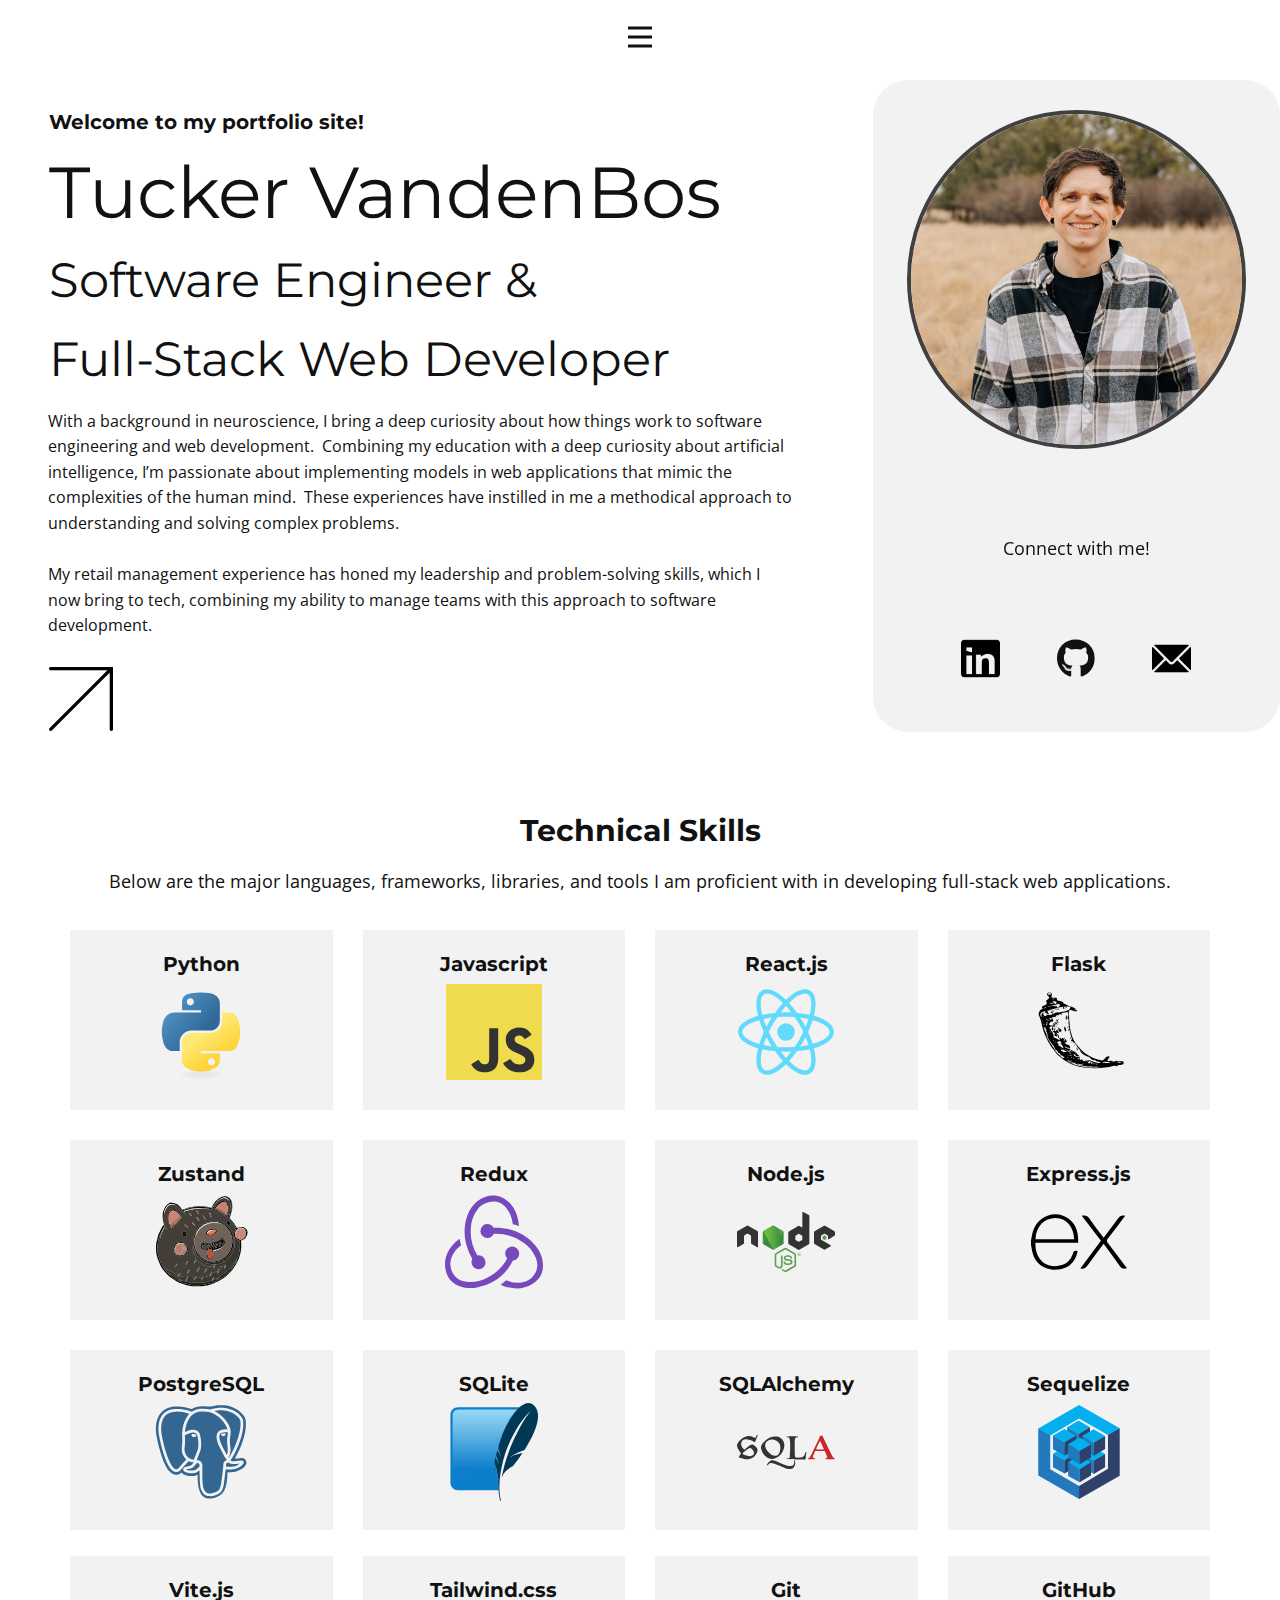
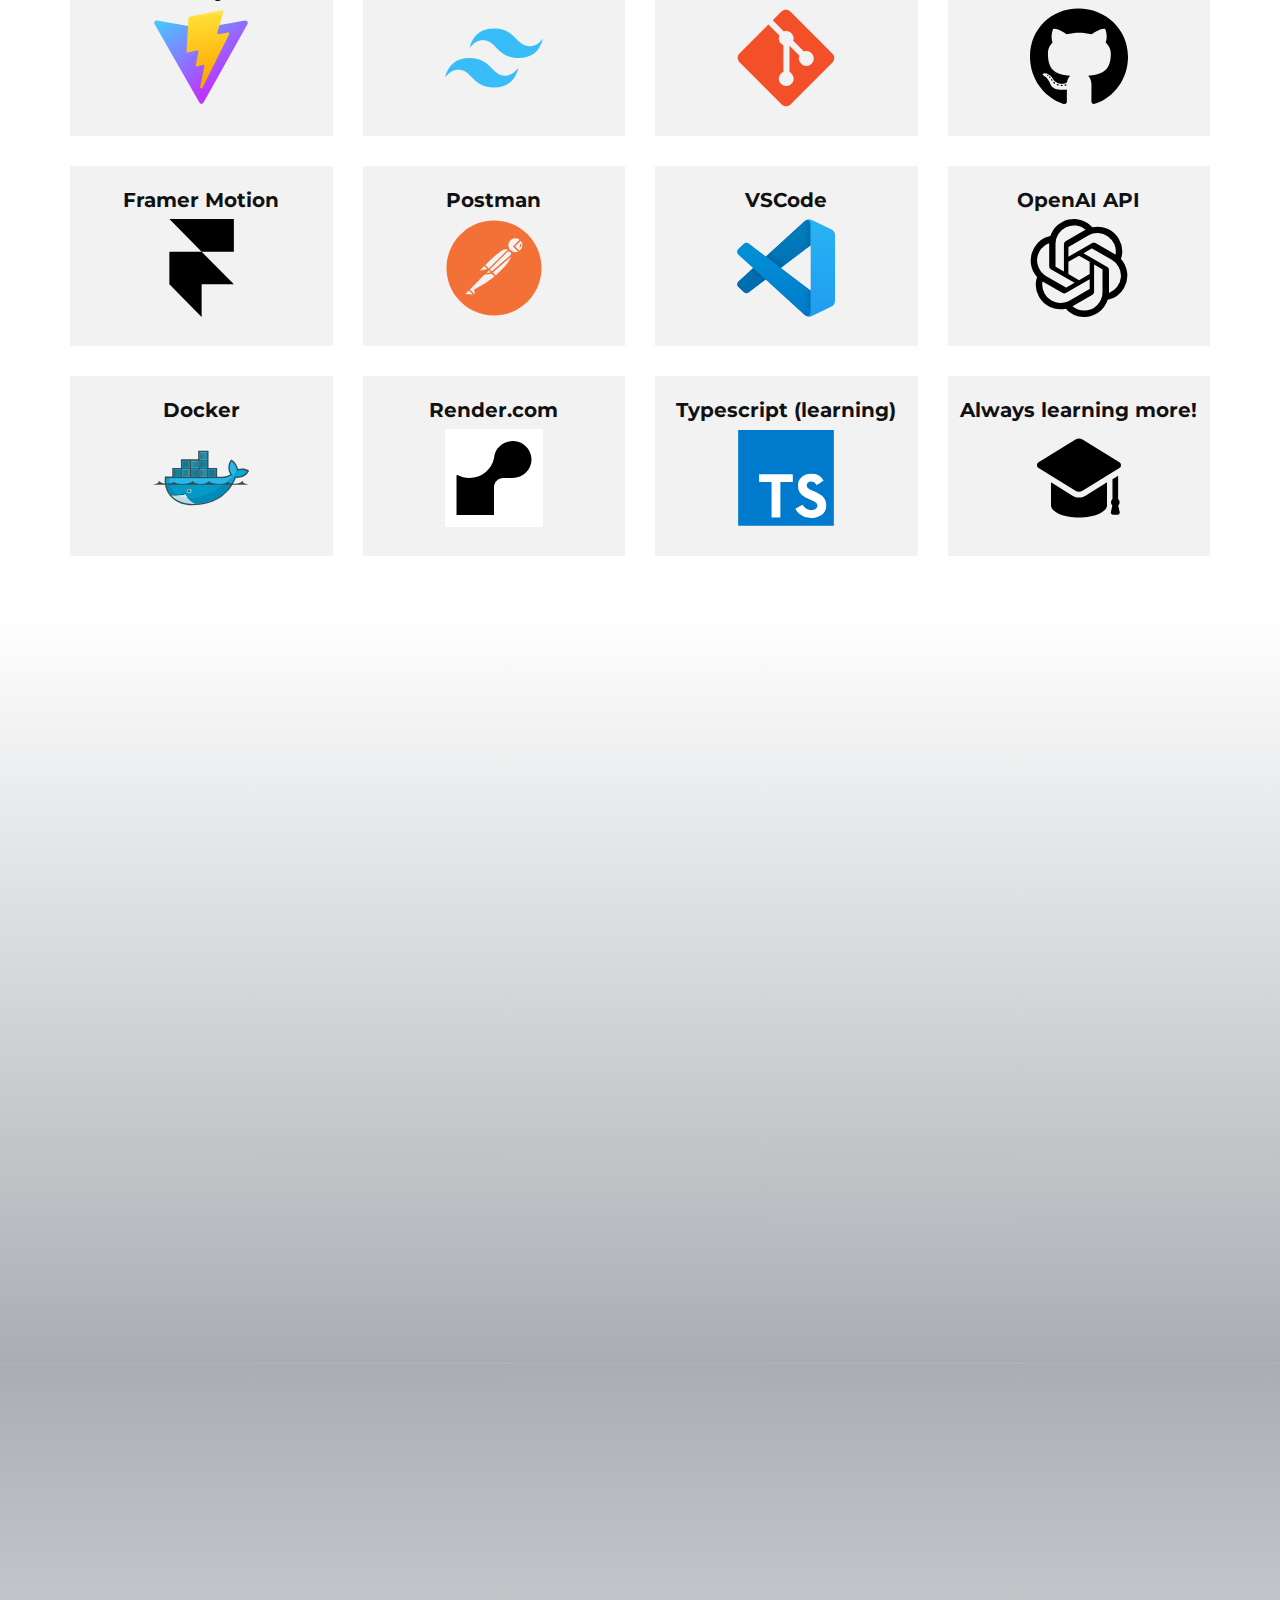
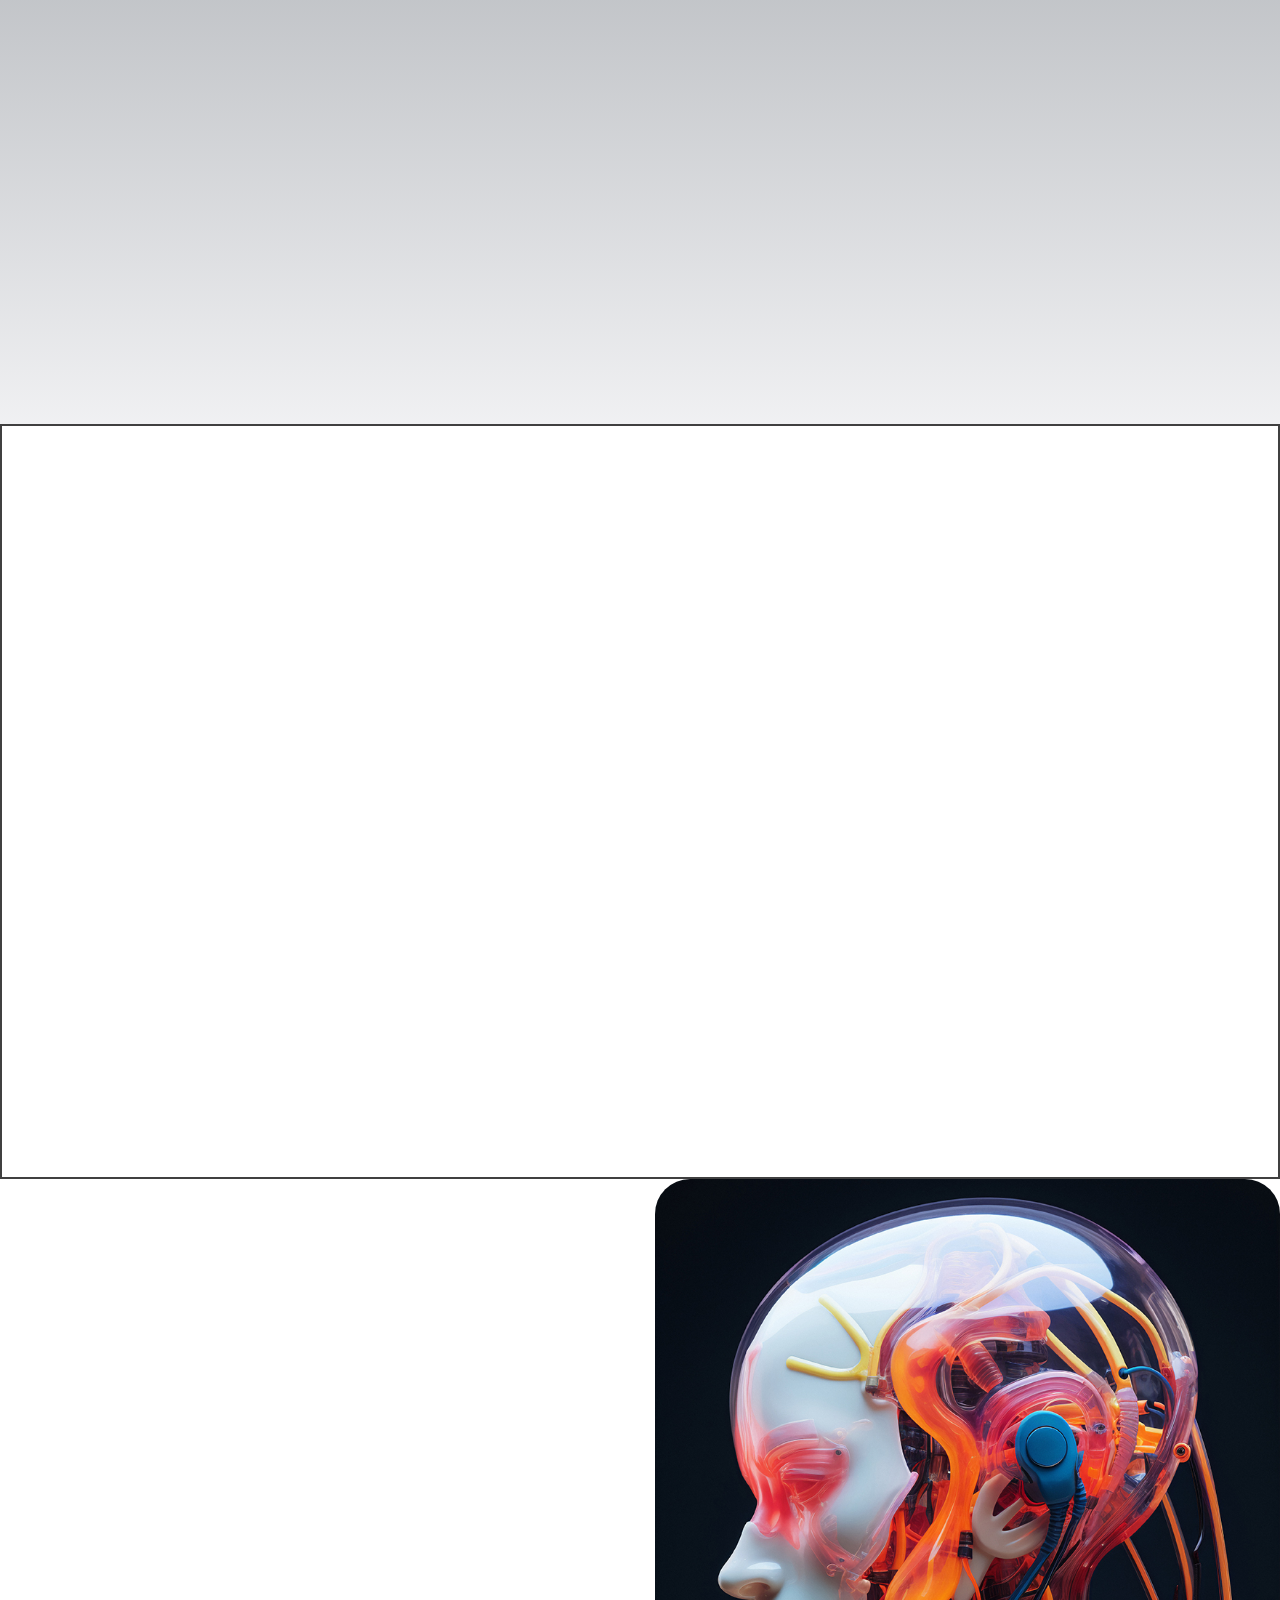
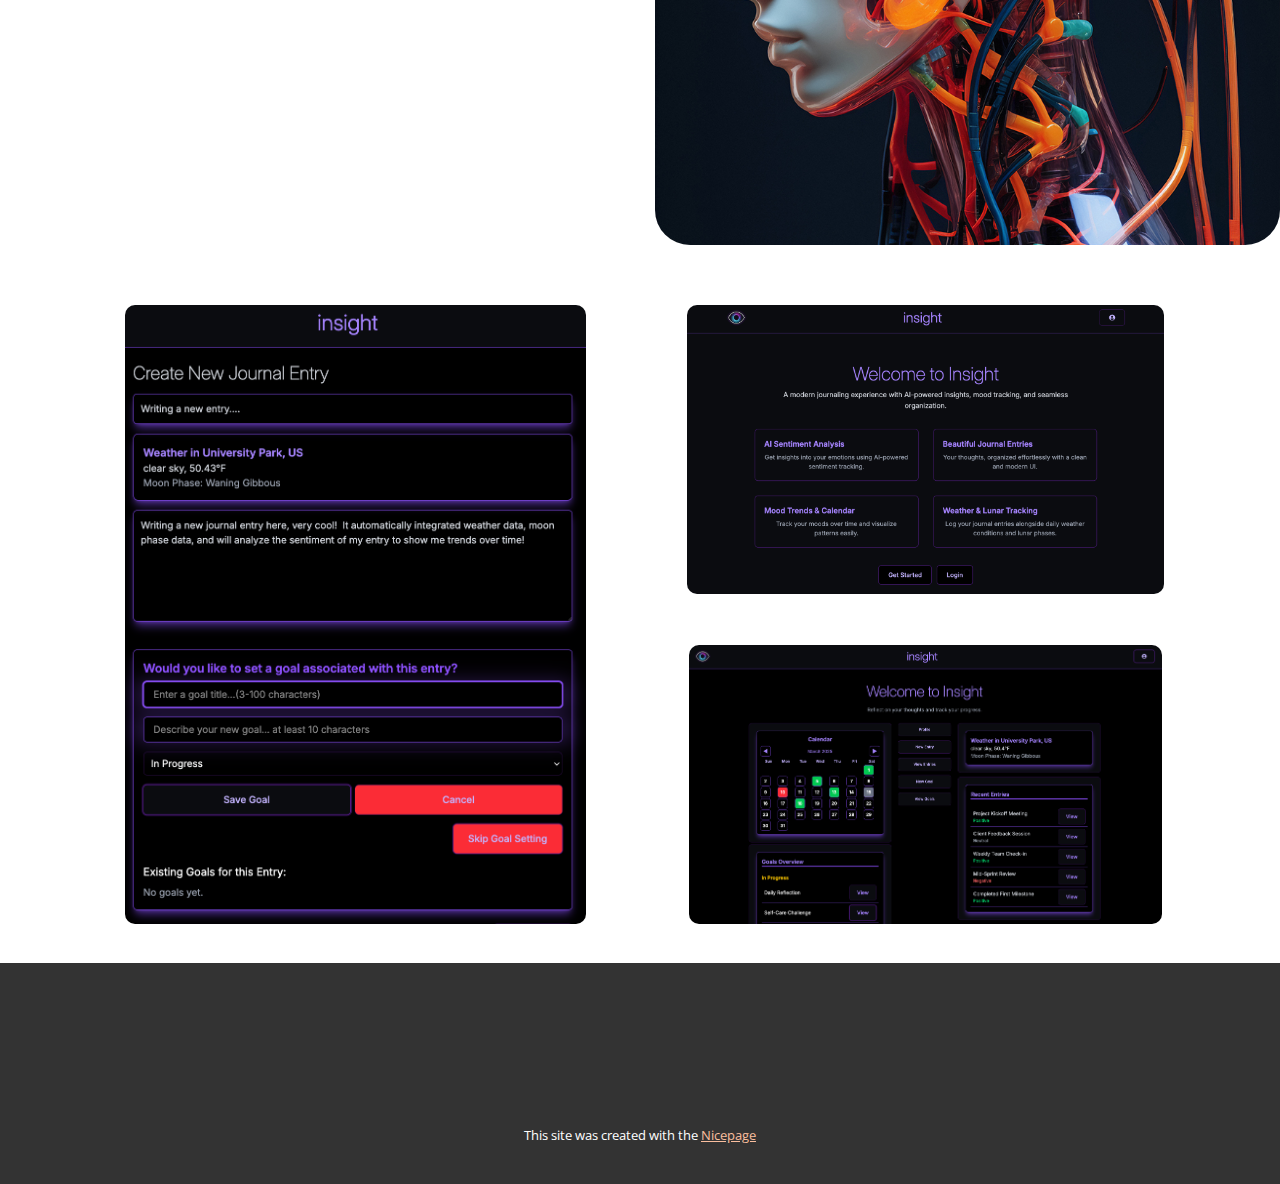
<file: Site2/index.html>
<!DOCTYPE html>
<html style="font-size: 16px;" lang="en"><head>
    <meta name="viewport" content="width=device-width, initial-scale=1.0">
    <meta charset="utf-8">
    <meta name="keywords" content="​AI Transforms Business Strategies, ​AI and Creative Industries, ​AI Impact on Education, ​I agency delivering cutting-edge solutions for businesses.">
    <meta name="description" content="">
    <title>Home</title>
    <link rel="stylesheet" href="nicepage.css" media="screen">
<link rel="stylesheet" href="index.css" media="screen">
    <script class="u-script" type="text/javascript" src="jquery.js" defer=""></script>
    <script class="u-script" type="text/javascript" src="nicepage.js" defer=""></script>
    <meta name="generator" content="Nicepage 7.6.2, nicepage.com">
    
    
    
    
    
    
    
    
    
    
    <link id="u-theme-google-font" rel="stylesheet" href="https://fonts.googleapis.com/css?family=Roboto:100,100i,300,300i,400,400i,500,500i,700,700i,900,900i|Open+Sans:300,300i,400,400i,500,500i,600,600i,700,700i,800,800i">
    <link id="u-page-google-font" rel="stylesheet" href="https://fonts.googleapis.com/css?family=Montserrat:100,100i,200,200i,300,300i,400,400i,500,500i,600,600i,700,700i,800,800i,900,900i|PT+Sans:400,400i,700,700i">
    <script type="application/ld+json">{
		"@context": "http://schema.org",
		"@type": "Organization",
		"name": ""
}</script>
    <meta name="theme-color" content="#f26213">
    <meta property="og:title" content="Home">
    <meta property="og:type" content="website">
  <meta data-intl-tel-input-cdn-path="intlTelInput/"></head>
  <body data-home-page="Home.html" data-home-page-title="Home" data-path-to-root="./" data-include-products="false" class="u-body u-xl-mode" data-lang="en"><header class="u-clearfix u-container-align-center u-header u-header" id="sec-654e"><div class="u-clearfix u-sheet u-sheet-1">
        <nav class="u-menu u-menu-hamburger u-offcanvas u-menu-1" data-responsive-from="XL">
          <div class="menu-collapse" style="font-size: 1rem; letter-spacing: 0px;">
            <a class="u-button-style u-custom-left-right-menu-spacing u-custom-padding-bottom u-custom-text-active-color u-custom-text-hover-color u-custom-top-bottom-menu-spacing u-hamburger-link u-nav-link u-text-active-palette-1-base u-text-hover-palette-2-base" href="#">
              <svg class="u-svg-link" viewBox="0 0 24 24"><use xlink:href="#menu-hamburger"></use></svg>
              <svg class="u-svg-content" version="1.1" id="menu-hamburger" viewBox="0 0 16 16" x="0px" y="0px" xmlns:xlink="http://www.w3.org/1999/xlink" xmlns="http://www.w3.org/2000/svg"><g><rect y="1" width="16" height="2"></rect><rect y="7" width="16" height="2"></rect><rect y="13" width="16" height="2"></rect>
</g></svg>
            </a>
          </div>
          <div class="u-nav-container">
            <ul class="u-nav u-unstyled u-nav-1"><li class="u-nav-item"><a class="u-button-style u-nav-link u-text-active-palette-1-base u-text-hover-grey-40" href="./" style="padding: 10px 20px;">Home</a>
</li><li class="u-nav-item"><a class="u-button-style u-nav-link u-text-active-palette-1-base u-text-hover-grey-40" href="Portfolio-Page.html" style="padding: 10px 20px;">Portfolio Page</a>
</li></ul>
          </div>
          <div class="u-nav-container-collapse">
            <div class="u-black u-container-style u-inner-container-layout u-opacity u-opacity-95 u-sidenav">
              <div class="u-inner-container-layout u-sidenav-overflow">
                <div class="u-menu-close"></div>
                <ul class="u-align-center u-nav u-popupmenu-items u-unstyled u-nav-2"><li class="u-nav-item"><a class="u-button-style u-nav-link" href="./">Home</a>
</li><li class="u-nav-item"><a class="u-button-style u-nav-link" href="Portfolio-Page.html">Portfolio Page</a>
</li></ul>
              </div>
            </div>
            <div class="u-black u-menu-overlay u-opacity u-opacity-70"></div>
          </div>
          <style class="menu-style">@media (max-width: 1139px) {
                    [data-responsive-from="LG"] .u-nav-container {
                        display: none;
                    }
                    [data-responsive-from="LG"] .menu-collapse {
                        display: block;
                    }
                }</style>
        </nav>
      </div></header>
    <section class="u-clearfix u-valign-middle-sm u-valign-middle-xs u-valign-top-xl u-section-1" id="sec-7f46">
      <div class="data-layout-selected u-clearfix u-expanded-width u-gutter-30 u-layout-wrap u-layout-wrap-1">
        <div class="u-layout">
          <div class="u-layout-col">
            <div class="u-size-60">
              <div class="u-layout-row">
                <div class="u-container-style u-layout-cell u-size-40 u-layout-cell-1">
                  <div class="u-container-layout u-valign-bottom-lg u-valign-bottom-md u-valign-bottom-sm u-valign-bottom-xs u-container-layout-1">
                    <h5 class="u-align-left u-text u-text-default u-text-1"> Welcome to my portfolio site!</h5>
                    <h1 class="u-align-left u-text u-text-default u-text-2"> Tucker VandenBos&nbsp;<span style="font-size: 3rem;">
                        <br>Software Engineer &amp;<br>Full-Stack Web Developer
                      </span>
                      <br>
                    </h1>
                    <p class="u-align-left u-text u-text-default u-text-3"> With a background in neuroscience, I bring a deep curiosity about how things work to software engineering and web development.&nbsp; Combining my education with a deep curiosity about artificial intelligence, I’m passionate about implementing models in web applications that mimic the complexities of the human mind.&nbsp; These experiences have instilled in me a methodical approach to understanding and solving complex problems.&nbsp;&nbsp;<br>
                      <br>My retail management experience has honed my leadership and problem-solving skills, which I now bring to tech, combining my ability to manage teams with this approach to software development.&nbsp;&nbsp;<br>
                    </p>
                    <span class="u-file-icon u-icon u-icon-1"><img src="images/20959.png" alt=""></span>
                  </div>
                </div>
                <div class="u-align-center u-container-align-center u-container-style u-grey-5 u-layout-cell u-radius u-shape-round u-size-20 u-layout-cell-2" data-animation-name="flipIn" data-animation-duration="2000" data-animation-delay="0" data-animation-direction="X">
                  <div class="u-container-layout u-valign-bottom-lg u-valign-bottom-md u-valign-bottom-sm u-valign-bottom-xs u-container-layout-2">
                    <img class="u-border-4 u-border-grey-75 u-image u-image-circle u-image-1" src="images/Vbos24-96.jpg" alt="" data-image-width="3106" data-image-height="4659">
                    <p class="u-text u-text-default u-text-4">Connect with me!</p>
                    <div class="u-social-icons u-social-icons-1">
                      <a class="u-social-url" title="linkedin" target="_blank" href="www.linkedin.com/in/tuckervbos">
                        <span class="u-file-icon u-icon u-social-facebook u-social-icon u-text-black u-icon-2"><img src="images/618-664d1021.png" alt=""></span>
                      </a>
                      <a class="u-social-url" title="twitter" target="_blank" href="https://github.com/tuckervbos">
                        <span class="u-icon u-social-icon u-social-twitter u-icon-3"><svg class="u-svg-link" preserveAspectRatio="xMidYMin slice" viewBox="0 0 496 512" style=""><use xlink:href="#svg-1961"></use></svg><svg class="u-svg-content" viewBox="0 0 496 512" id="svg-1961"><!--!Font Awesome Free 6.7.2 by @fontawesome - https://fontawesome.com License - https://fontawesome.com/license/free Copyright 2025 Fonticons, Inc.--><path d="M165.9 397.4c0 2-2.3 3.6-5.2 3.6-3.3 .3-5.6-1.3-5.6-3.6 0-2 2.3-3.6 5.2-3.6 3-.3 5.6 1.3 5.6 3.6zm-31.1-4.5c-.7 2 1.3 4.3 4.3 4.9 2.6 1 5.6 0 6.2-2s-1.3-4.3-4.3-5.2c-2.6-.7-5.5 .3-6.2 2.3zm44.2-1.7c-2.9 .7-4.9 2.6-4.6 4.9 .3 2 2.9 3.3 5.9 2.6 2.9-.7 4.9-2.6 4.6-4.6-.3-1.9-3-3.2-5.9-2.9zM244.8 8C106.1 8 0 113.3 0 252c0 110.9 69.8 205.8 169.5 239.2 12.8 2.3 17.3-5.6 17.3-12.1 0-6.2-.3-40.4-.3-61.4 0 0-70 15-84.7-29.8 0 0-11.4-29.1-27.8-36.6 0 0-22.9-15.7 1.6-15.4 0 0 24.9 2 38.6 25.8 21.9 38.6 58.6 27.5 72.9 20.9 2.3-16 8.8-27.1 16-33.7-55.9-6.2-112.3-14.3-112.3-110.5 0-27.5 7.6-41.3 23.6-58.9-2.6-6.5-11.1-33.3 2.6-67.9 20.9-6.5 69 27 69 27 20-5.6 41.5-8.5 62.8-8.5s42.8 2.9 62.8 8.5c0 0 48.1-33.6 69-27 13.7 34.7 5.2 61.4 2.6 67.9 16 17.7 25.8 31.5 25.8 58.9 0 96.5-58.9 104.2-114.8 110.5 9.2 7.9 17 22.9 17 46.4 0 33.7-.3 75.4-.3 83.6 0 6.5 4.6 14.4 17.3 12.1C428.2 457.8 496 362.9 496 252 496 113.3 383.5 8 244.8 8zM97.2 352.9c-1.3 1-1 3.3 .7 5.2 1.6 1.6 3.9 2.3 5.2 1 1.3-1 1-3.3-.7-5.2-1.6-1.6-3.9-2.3-5.2-1zm-10.8-8.1c-.7 1.3 .3 2.9 2.3 3.9 1.6 1 3.6 .7 4.3-.7 .7-1.3-.3-2.9-2.3-3.9-2-.6-3.6-.3-4.3 .7zm32.4 35.6c-1.6 1.3-1 4.3 1.3 6.2 2.3 2.3 5.2 2.6 6.5 1 1.3-1.3 .7-4.3-1.3-6.2-2.2-2.3-5.2-2.6-6.5-1zm-11.4-14.7c-1.6 1-1.6 3.6 0 5.9 1.6 2.3 4.3 3.3 5.6 2.3 1.6-1.3 1.6-3.9 0-6.2-1.4-2.3-4-3.3-5.6-2z"></path></svg></span>
                      </a>
                      <a class="u-social-url" title="instagram" target="_blank" href="https://instagram.com/name">
                        <span class="u-file-icon u-icon u-social-icon u-social-instagram u-text-black u-icon-4"><img src="images/542689-e9d5f891.png" alt=""></span>
                      </a>
                    </div>
                  </div>
                </div>
              </div>
            </div>
          </div>
        </div>
      </div>
    </section>
    <section class="u-align-center u-clearfix u-container-align-center u-section-2" id="sec-f0fa">
      <div class="u-clearfix u-sheet u-valign-bottom-lg u-valign-bottom-md u-valign-bottom-sm u-valign-bottom-xs u-sheet-1">
        <h2 class="u-custom-font u-font-montserrat u-text u-text-default u-text-1"> Technical Skills</h2>
        <p class="u-text u-text-default u-text-2">Below are the major languages, frameworks, libraries, and tools I am proficient with in developing full-stack web applications. </p>
        <div class="u-expanded-width u-list u-list-1">
          <div class="u-repeater u-repeater-1">
            <div class="u-align-center u-container-align-center u-container-style u-grey-5 u-list-item u-repeater-item u-list-item-1">
              <div class="u-container-layout u-similar-container u-valign-middle-lg u-valign-middle-md u-valign-middle-sm u-valign-middle-xs u-container-layout-1">
                <h5 class="u-text u-text-default u-text-3">Python </h5>
                <img class="u-image u-image-contain u-image-default u-preserve-proportions u-image-1" src="images/python-original.svg" alt="" data-image-width="150" data-image-height="150">
              </div>
            </div>
            <div class="u-align-center u-container-align-center u-container-style u-grey-5 u-list-item u-repeater-item u-list-item-2">
              <div class="u-container-layout u-similar-container u-valign-middle-lg u-valign-middle-md u-valign-middle-sm u-valign-middle-xs u-container-layout-2">
                <h5 class="u-text u-text-default u-text-4">Javascript</h5>
                <img class="u-image u-image-contain u-image-default u-preserve-proportions u-image-2" src="images/javascript-original.svg" alt="" data-image-width="150" data-image-height="150">
              </div>
            </div>
            <div class="u-align-center u-container-align-center u-container-style u-grey-5 u-list-item u-repeater-item u-list-item-3">
              <div class="u-container-layout u-similar-container u-valign-middle-lg u-valign-middle-md u-valign-middle-sm u-valign-middle-xs u-container-layout-3">
                <h5 class="u-text u-text-default u-text-5">React.js</h5>
                <img class="u-image u-image-contain u-image-default u-preserve-proportions u-image-3" src="images/react-original.svg" alt="" data-image-width="150" data-image-height="150">
              </div>
            </div>
            <div class="u-align-center u-container-align-center u-container-style u-grey-5 u-list-item u-repeater-item u-list-item-4">
              <div class="u-container-layout u-similar-container u-valign-middle-lg u-valign-middle-md u-valign-middle-sm u-valign-middle-xs u-container-layout-4">
                <h5 class="u-text u-text-default u-text-6">Flask </h5>
                <img class="u-image u-image-contain u-image-default u-preserve-proportions u-image-4" src="images/flask-original.svg" alt="" data-image-width="150" data-image-height="150">
              </div>
            </div>
            <div class="u-align-center u-container-align-center u-container-style u-grey-5 u-list-item u-repeater-item u-list-item-5">
              <div class="u-container-layout u-similar-container u-valign-middle-lg u-valign-middle-md u-valign-middle-sm u-valign-middle-xs u-container-layout-5">
                <h5 class="u-text u-text-default u-text-7">Zustand </h5>
                <img class="u-image u-image-contain u-image-default u-preserve-proportions u-image-5" src="images/218346783-72be5ae3-b953-4dd7-b239-788a882fdad6.svg" alt="" data-image-width="150" data-image-height="150">
              </div>
            </div>
            <div class="u-align-center u-container-align-center u-container-style u-grey-5 u-list-item u-repeater-item u-list-item-6">
              <div class="u-container-layout u-similar-container u-valign-middle-lg u-valign-middle-md u-valign-middle-sm u-valign-middle-xs u-container-layout-6">
                <h5 class="u-text u-text-default u-text-8">Redux </h5>
                <img class="u-image u-image-contain u-image-default u-preserve-proportions u-image-6" src="images/redux-original.svg" alt="" data-image-width="150" data-image-height="150">
              </div>
            </div>
            <div class="u-align-center u-container-align-center u-container-style u-grey-5 u-list-item u-repeater-item u-list-item-7">
              <div class="u-container-layout u-similar-container u-valign-middle-lg u-valign-middle-md u-valign-middle-sm u-valign-middle-xs u-container-layout-7">
                <h5 class="u-text u-text-default u-text-9">Node.js</h5>
                <img class="u-image u-image-contain u-image-default u-preserve-proportions u-image-7" src="images/nodejs-original-wordmark.svg" alt="" data-image-width="150" data-image-height="150">
              </div>
            </div>
            <div class="u-align-center u-container-align-center u-container-style u-grey-5 u-list-item u-repeater-item u-list-item-8">
              <div class="u-container-layout u-similar-container u-valign-middle-lg u-valign-middle-md u-valign-middle-sm u-valign-middle-xs u-container-layout-8">
                <h5 class="u-text u-text-default u-text-10">Express.js</h5>
                <img class="u-image u-image-contain u-image-default u-preserve-proportions u-image-8" src="images/express-original.svg" alt="" data-image-width="150" data-image-height="150">
              </div>
            </div>
            <div class="u-align-center u-container-align-center u-container-style u-grey-5 u-list-item u-repeater-item u-list-item-9">
              <div class="u-container-layout u-similar-container u-valign-middle-lg u-valign-middle-md u-valign-middle-sm u-valign-middle-xs u-container-layout-9">
                <h5 class="u-text u-text-default u-text-11">PostgreSQL </h5>
                <img class="u-image u-image-contain u-image-default u-preserve-proportions u-image-9" src="images/postgresql-plain.svg" alt="" data-image-width="150" data-image-height="150">
              </div>
            </div>
            <div class="u-align-center u-container-align-center u-container-style u-grey-5 u-list-item u-repeater-item u-list-item-10">
              <div class="u-container-layout u-similar-container u-valign-middle-lg u-valign-middle-md u-valign-middle-sm u-valign-middle-xs u-container-layout-10">
                <h5 class="u-text u-text-default u-text-12">SQLite</h5>
                <img class="u-image u-image-contain u-image-default u-preserve-proportions u-image-10" src="images/sqlite-original.svg" alt="" data-image-width="150" data-image-height="150">
              </div>
            </div>
            <div class="u-align-center u-container-align-center u-container-style u-grey-5 u-list-item u-repeater-item u-list-item-11">
              <div class="u-container-layout u-similar-container u-valign-middle-lg u-valign-middle-md u-valign-middle-sm u-valign-middle-xs u-container-layout-11">
                <h5 class="u-text u-text-default u-text-13">SQLAlchemy</h5>
                <img class="u-image u-image-contain u-image-default u-preserve-proportions u-image-11" src="images/sqlalchemy-original.svg" alt="" data-image-width="150" data-image-height="150">
              </div>
            </div>
            <div class="u-align-center u-container-align-center u-container-style u-grey-5 u-list-item u-repeater-item u-list-item-12">
              <div class="u-container-layout u-similar-container u-valign-middle-lg u-valign-middle-md u-valign-middle-sm u-valign-middle-xs u-container-layout-12">
                <h5 class="u-text u-text-default u-text-14">Sequelize</h5>
                <img class="u-image u-image-contain u-image-default u-preserve-proportions u-image-12" src="images/sequelize-original.svg" alt="" data-image-width="150" data-image-height="150">
              </div>
            </div>
          </div>
        </div>
      </div>
    </section>
    <section class="u-align-center u-clearfix u-container-align-center u-section-3" id="sec-3a7f">
      <div class="u-clearfix u-sheet u-valign-middle-lg u-valign-middle-md u-valign-middle-sm u-valign-middle-xs u-sheet-1">
        <div class="u-expanded-width u-list u-list-1">
          <div class="u-repeater u-repeater-1">
            <div class="u-align-center u-container-align-center u-container-style u-grey-5 u-list-item u-repeater-item u-list-item-1">
              <div class="u-container-layout u-similar-container u-valign-middle-lg u-valign-middle-md u-valign-middle-sm u-valign-middle-xs u-container-layout-1">
                <h5 class="u-text u-text-default u-text-1">Vite.js </h5>
                <img class="u-image u-image-contain u-image-default u-preserve-proportions u-image-1" src="images/vitejs-original.svg" alt="" data-image-width="150" data-image-height="150">
              </div>
            </div>
            <div class="u-align-center u-container-align-center u-container-style u-grey-5 u-list-item u-repeater-item u-list-item-2">
              <div class="u-container-layout u-similar-container u-valign-middle-lg u-valign-middle-md u-valign-middle-sm u-valign-middle-xs u-container-layout-2">
                <h5 class="u-text u-text-default u-text-2">Tailwind.css </h5>
                <img class="u-image u-image-contain u-image-default u-preserve-proportions u-image-2" src="images/tailwindcss-original.svg" alt="" data-image-width="150" data-image-height="150">
              </div>
            </div>
            <div class="u-align-center u-container-align-center u-container-style u-grey-5 u-list-item u-repeater-item u-list-item-3">
              <div class="u-container-layout u-similar-container u-valign-middle-lg u-valign-middle-md u-valign-middle-sm u-valign-middle-xs u-container-layout-3">
                <h5 class="u-text u-text-default u-text-3">Git </h5>
                <img class="u-image u-image-contain u-image-default u-preserve-proportions u-image-3" src="images/git-original.svg" alt="" data-image-width="150" data-image-height="150">
              </div>
            </div>
            <div class="u-align-center u-container-align-center u-container-style u-grey-5 u-list-item u-repeater-item u-list-item-4">
              <div class="u-container-layout u-similar-container u-valign-middle-lg u-valign-middle-md u-valign-middle-sm u-valign-middle-xs u-container-layout-4">
                <h5 class="u-text u-text-default u-text-4">GitHub </h5>
                <img class="u-image u-image-contain u-image-default u-preserve-proportions u-image-4" src="images/github-brands.svg" alt="" data-image-width="145" data-image-height="150">
              </div>
            </div>
            <div class="u-align-center u-container-align-center u-container-style u-grey-5 u-list-item u-repeater-item u-list-item-5">
              <div class="u-container-layout u-similar-container u-valign-middle-lg u-valign-middle-md u-valign-middle-sm u-valign-middle-xs u-container-layout-5">
                <h5 class="u-text u-text-default u-text-5">Framer Motion</h5>
                <img class="u-image u-image-contain u-image-default u-preserve-proportions u-image-5" src="images/framermotion-original.svg" alt="" data-image-width="150" data-image-height="150">
              </div>
            </div>
            <div class="u-align-center u-container-align-center u-container-style u-grey-5 u-list-item u-repeater-item u-list-item-6">
              <div class="u-container-layout u-similar-container u-valign-middle-lg u-valign-middle-md u-valign-middle-sm u-valign-middle-xs u-container-layout-6">
                <h5 class="u-text u-text-default u-text-6">Postman</h5>
                <img class="u-image u-image-contain u-image-default u-preserve-proportions u-image-6" src="images/postman-plain.svg" alt="" data-image-width="150" data-image-height="150">
              </div>
            </div>
            <div class="u-align-center u-container-align-center u-container-style u-grey-5 u-list-item u-repeater-item u-list-item-7">
              <div class="u-container-layout u-similar-container u-valign-middle-lg u-valign-middle-md u-valign-middle-sm u-valign-middle-xs u-container-layout-7">
                <h5 class="u-text u-text-default u-text-7">VSCode</h5>
                <img class="u-image u-image-contain u-image-default u-preserve-proportions u-image-7" src="images/vscode-original.svg" alt="" data-image-width="150" data-image-height="150">
              </div>
            </div>
            <div class="u-align-center u-container-align-center u-container-style u-grey-5 u-list-item u-repeater-item u-list-item-8">
              <div class="u-container-layout u-similar-container u-valign-middle-lg u-valign-middle-md u-valign-middle-sm u-valign-middle-xs u-container-layout-8">
                <h5 class="u-text u-text-default u-text-8">OpenAI API</h5>
                <img class="u-image u-image-contain u-image-default u-preserve-proportions u-image-8" src="images/openai.svg" alt="" data-image-width="800" data-image-height="800">
              </div>
            </div>
            <div class="u-align-center u-container-align-center u-container-style u-grey-5 u-list-item u-repeater-item u-list-item-9">
              <div class="u-container-layout u-similar-container u-valign-middle-lg u-valign-middle-md u-valign-middle-sm u-valign-middle-xs u-container-layout-9">
                <h5 class="u-text u-text-default u-text-9">Docker </h5>
                <img class="u-image u-image-contain u-image-default u-preserve-proportions u-image-9" src="images/docker-original.svg" alt="" data-image-width="150" data-image-height="150">
              </div>
            </div>
            <div class="u-align-center u-container-align-center u-container-style u-grey-5 u-list-item u-repeater-item u-list-item-10">
              <div class="u-container-layout u-similar-container u-valign-middle-lg u-valign-middle-md u-valign-middle-sm u-valign-middle-xs u-container-layout-10">
                <h5 class="u-text u-text-default u-text-10">Render.com </h5>
                <img class="u-image u-image-contain u-image-default u-preserve-proportions u-image-10" src="images/render-community-large-icon.svg" alt="" data-image-width="512" data-image-height="512">
              </div>
            </div>
            <div class="u-align-center u-container-align-center u-container-style u-grey-5 u-list-item u-repeater-item u-list-item-11">
              <div class="u-container-layout u-similar-container u-valign-middle-lg u-valign-middle-md u-valign-middle-sm u-valign-middle-xs u-container-layout-11">
                <h5 class="u-text u-text-default u-text-11">Typescript (learning) </h5>
                <img class="u-image u-image-contain u-image-default u-preserve-proportions u-image-11" src="images/typescript-original.svg" alt="" data-image-width="150" data-image-height="150">
              </div>
            </div>
            <div class="u-align-center u-container-align-center u-container-style u-grey-5 u-list-item u-repeater-item u-list-item-12">
              <div class="u-container-layout u-similar-container u-valign-middle-lg u-valign-middle-md u-valign-middle-sm u-valign-middle-xs u-container-layout-12">
                <h5 class="u-text u-text-default u-text-12">Always learning more! </h5>
                <img class="u-image u-image-contain u-image-default u-preserve-proportions u-image-12" src="images/education-cap.svg" alt="" data-image-width="800" data-image-height="800">
              </div>
            </div>
          </div>
        </div>
      </div>
    </section>
    <section class="u-align-center-lg u-align-center-md u-align-center-xl u-align-left-sm u-align-left-xs u-clearfix u-container-align-center u-gradient u-section-4" id="sec-15cc">
      <div class="u-clearfix u-sheet u-valign-middle-lg u-valign-middle-md u-valign-middle-sm u-valign-middle-xs u-sheet-1">
        <h2 class="u-align-center u-text u-text-default u-text-1" data-animation-name="customAnimationIn" data-animation-duration="1500" data-animation-delay="0"> Education</h2>
        <div class="u-align-center u-border-1 u-border-palette-1-base u-line u-line-horizontal u-line-1" data-animation-name="customAnimationIn" data-animation-duration="1000" data-animation-delay="0"></div>
        <div class="u-expanded-width u-list u-list-1">
          <div class="u-repeater u-repeater-1">
            <div class="u-align-left u-container-align-left u-container-style u-list-item u-repeater-item u-list-item-1" data-animation-name="customAnimationIn" data-animation-duration="1500" data-animation-delay="500">
              <div class="u-container-layout u-similar-container u-container-layout-1">
                <h4 class="u-text u-text-default u-text-2">App Academy </h4>
                <h5 class="u-text u-text-3">Software Engineering Track</h5>
                <div class="custom-expanded u-container-style u-group u-shape-rectangle u-group-1">
                  <div class="u-container-layout u-container-layout-2">
                    <p class="u-text u-text-4">Full-Stack Web Development Course<br>Javascript | Python | React&nbsp;<br>960 hour curriculum of study
                    </p>
                    <a href="#" class="u-active-none u-btn u-button-style u-hover-none u-none u-text-palette-1-base u-btn-1">
                      <span class="u-icon u-text-palette-1-base"><svg class="u-svg-content" viewBox="0 0 54.757 54.757" x="0px" y="0px" style="width: 1em; height: 1em;"><path d="M40.94,5.617C37.318,1.995,32.502,0,27.38,0c-5.123,0-9.938,1.995-13.56,5.617c-6.703,6.702-7.536,19.312-1.804,26.952
	L27.38,54.757L42.721,32.6C48.476,24.929,47.643,12.319,40.94,5.617z M27.557,26c-3.859,0-7-3.141-7-7s3.141-7,7-7s7,3.141,7,7
	S31.416,26,27.557,26z"></path></svg></span> San Francisco, California | Remote
                    </a>
                  </div>
                </div>
                <h6 class="u-text u-text-default u-text-5">apr ​2024 - MAR 2025</h6>
              </div>
            </div>
            <div class="u-align-left u-container-align-left u-container-style u-list-item u-repeater-item u-list-item-2" data-animation-name="customAnimationIn" data-animation-duration="1500" data-animation-delay="500">
              <div class="u-container-layout u-similar-container u-container-layout-3">
                <h4 class="u-text u-text-default u-text-6">Montana State University </h4>
                <h5 class="u-text u-text-7">Bachelor of Science</h5>
                <div class="custom-expanded u-container-style u-group u-shape-rectangle u-group-2">
                  <div class="u-container-layout u-container-layout-4">
                    <p class="u-custom-font u-font-pt-sans u-text u-text-8">Cell Biology &amp; Neuroscience<br>Undergraduate Study 
                    </p>
                    <a href="#" class="u-active-none u-btn u-button-style u-hover-none u-none u-text-palette-1-base u-btn-2">
                      <span class="u-icon u-text-palette-1-base u-icon-2"><svg class="u-svg-content" viewBox="0 0 54.757 54.757" x="0px" y="0px" style="width: 1em; height: 1em;"><path d="M40.94,5.617C37.318,1.995,32.502,0,27.38,0c-5.123,0-9.938,1.995-13.56,5.617c-6.703,6.702-7.536,19.312-1.804,26.952
	L27.38,54.757L42.721,32.6C48.476,24.929,47.643,12.319,40.94,5.617z M27.557,26c-3.859,0-7-3.141-7-7s3.141-7,7-7s7,3.141,7,7
	S31.416,26,27.557,26z"></path></svg></span> Bozeman, Montana
                    </a>
                  </div>
                </div>
                <h6 class="u-text u-text-default u-text-9">August 2012 - Feb 2021</h6>
              </div>
            </div>
          </div>
        </div>
      </div>
    </section>
    <section class="u-align-center-lg u-align-center-md u-align-center-xl u-align-left-sm u-align-left-xs u-clearfix u-container-align-center u-gradient u-section-5" id="sec-059c">
      <div class="u-clearfix u-sheet u-valign-middle-lg u-valign-middle-md u-valign-middle-sm u-valign-middle-xs u-sheet-1">
        <h2 class="u-align-center u-text u-text-default u-text-1" data-animation-name="customAnimationIn" data-animation-duration="1500" data-animation-delay="0"> Work Experience</h2>
        <div class="u-align-center u-border-1 u-border-palette-1-base u-line u-line-horizontal u-line-1" data-animation-name="customAnimationIn" data-animation-duration="1000" data-animation-delay="0"></div>
        <div class="u-expanded-width u-list u-list-1">
          <div class="u-repeater u-repeater-1">
            <div class="u-align-left u-container-align-left u-container-style u-list-item u-repeater-item u-list-item-1" data-animation-name="customAnimationIn" data-animation-duration="1500" data-animation-delay="500">
              <div class="u-container-layout u-similar-container u-container-layout-1">
                <h4 class="u-text u-text-default u-text-2">Store Manager </h4>
                <h6 class="u-text u-text-default u-text-3">april ​2021 - 2023 (Present)</h6>
                <div class="custom-expanded u-container-style u-group u-shape-rectangle u-group-1">
                  <div class="u-container-layout u-valign-top u-container-layout-2">
                    <h5 class="u-text u-text-4">Starbucks Coffee Company</h5>
                    <p class="u-text u-text-5"> Operated and managed daily operations, staffing &amp; scheduling, inventory management, training &amp; development, customer experience, and facilitated district collaboration at and amongst a variety of stores throughout the Dallas-Fort Worth metroplex.&nbsp;</p>
                    <a href="#" class="u-active-none u-btn u-button-style u-hover-none u-none u-text-palette-1-base u-btn-1">
                      <span class="u-icon u-text-palette-1-base"><svg class="u-svg-content" viewBox="0 0 54.757 54.757" x="0px" y="0px" style="width: 1em; height: 1em;"><path d="M40.94,5.617C37.318,1.995,32.502,0,27.38,0c-5.123,0-9.938,1.995-13.56,5.617c-6.703,6.702-7.536,19.312-1.804,26.952
	L27.38,54.757L42.721,32.6C48.476,24.929,47.643,12.319,40.94,5.617z M27.557,26c-3.859,0-7-3.141-7-7s3.141-7,7-7s7,3.141,7,7
	S31.416,26,27.557,26z"></path></svg></span> New York
                    </a>
                  </div>
                </div>
              </div>
            </div>
            <div class="u-align-left u-container-align-left u-container-style u-list-item u-repeater-item u-list-item-2" data-animation-name="customAnimationIn" data-animation-duration="1500" data-animation-delay="500">
              <div class="u-container-layout u-similar-container u-container-layout-3">
                <h4 class="u-text u-text-default u-text-6">Barista / Supervisor </h4>
                <h6 class="u-text u-text-default u-text-7">SEPT 2018 - Sept 2021</h6>
                <div class="custom-expanded u-container-style u-group u-shape-rectangle u-group-2">
                  <div class="u-container-layout u-valign-top u-container-layout-4">
                    <h5 class="u-text u-text-8">Starbucks Coffee Company</h5>
                    <p class="u-custom-font u-font-pt-sans u-text u-text-9">Began as a Barista at Starbucks Coffee Company,&nbsp; and was quickly advanced to Shift Supervisor.&nbsp; From there, I fell in love with coffee and continued to grow within the company.</p>
                    <a href="#" class="u-active-none u-btn u-button-style u-hover-none u-none u-text-palette-1-base u-btn-2">
                      <span class="u-icon u-text-palette-1-base u-icon-2"><svg class="u-svg-content" viewBox="0 0 54.757 54.757" x="0px" y="0px" style="width: 1em; height: 1em;"><path d="M40.94,5.617C37.318,1.995,32.502,0,27.38,0c-5.123,0-9.938,1.995-13.56,5.617c-6.703,6.702-7.536,19.312-1.804,26.952
	L27.38,54.757L42.721,32.6C48.476,24.929,47.643,12.319,40.94,5.617z M27.557,26c-3.859,0-7-3.141-7-7s3.141-7,7-7s7,3.141,7,7
	S31.416,26,27.557,26z"></path></svg></span> Lakewood, Dallas, Texas
                    </a>
                  </div>
                </div>
              </div>
            </div>
          </div>
        </div>
      </div>
    </section>
    <section class="skrollable u-border-2 u-border-grey-75 u-clearfix u-image u-parallax u-section-6" id="sec-3c99" data-image-width="2700" data-image-height="1736">
      <div class="u-clearfix u-sheet u-sheet-1">
        <div class="u-container-style u-group u-radius u-shape-round u-white u-group-1" data-animation-name="customAnimationIn" data-animation-duration="2000" data-animation-delay="0">
          <div class="u-container-layout u-valign-top u-container-layout-1">
            <h3 class="u-text u-text-default u-text-1"> Future of AI</h3>
            <p class="u-text u-text-default u-text-2"> As AI models continue to advance and exceed expectations, I look forward to making these models more accessible to everyone by integrating them into my projects and applications in a way that feels intuitive to users.</p>
            <span class="u-file-icon u-icon u-icon-1" data-href="#"><img src="images/20959.png" alt=""></span>
          </div>
        </div>
      </div>
    </section>
    <section class="u-clearfix u-valign-middle-xl u-valign-top-lg u-valign-top-md u-valign-top-sm u-valign-top-xs u-section-7" id="sec-60e6">
      <div class="data-layout-selected u-clearfix u-expanded-width u-gutter-30 u-layout-wrap u-layout-wrap-1">
        <div class="u-layout">
          <div class="u-layout-row">
            <div class="u-container-style u-grey-5 u-layout-cell u-radius u-shape-round u-size-30 u-layout-cell-1" data-animation-name="flipIn" data-animation-duration="3000" data-animation-delay="0" data-animation-direction="X">
              <div class="u-container-layout u-valign-bottom u-container-layout-1">
                <h2 class="u-text u-text-default u-text-1">Insight:<br>Reflective Journaling
                </h2>
                <h4 class="u-text u-text-2"> AI-powered journaling and mental health app</h4>
                <a href="https://insight-reflective-journaling-app.onrender.com" class="u-btn u-button-style u-hover-palette-1-dark-1 u-palette-1-base u-btn-1" target="_blank">LIVE SITE </a>
                <a href="https://github.com/tuckervbos/insight-reflective-journaling-app" class="u-btn u-button-style u-hover-palette-1-dark-1 u-palette-1-base u-btn-2">GITHUB REPO </a>
              </div>
            </div>
            <div class="u-container-style u-gradient u-image u-layout-cell u-radius u-shape-round u-size-30 u-image-1" data-image-width="860" data-image-height="1290">
              <div class="u-container-layout u-container-layout-2"></div>
            </div>
          </div>
        </div>
      </div>
    </section>
    <section class="u-align-center u-clearfix u-container-align-center u-section-8" id="sec-d720">
      <div class="u-clearfix u-sheet u-valign-middle u-sheet-1">
        <div class="data-layout-selected u-clearfix u-expanded-width u-layout-wrap u-layout-wrap-1">
          <div class="u-layout">
            <div class="u-layout-row">
              <div class="u-size-30">
                <div class="u-layout-col">
                  <div class="u-container-style u-layout-cell u-size-60 u-layout-cell-1">
                    <div class="u-container-layout u-valign-bottom-lg u-valign-bottom-md u-valign-bottom-sm u-valign-bottom-xs u-valign-top-xl u-container-layout-1">
                      <img class="u-image u-image-round u-radius u-image-1" src="images/Screenshot2025-03-20at12.11.18AM.png" alt="" data-image-width="1041" data-image-height="1270">
                    </div>
                  </div>
                </div>
              </div>
              <div class="u-size-30">
                <div class="u-layout-col">
                  <div class="u-container-style u-layout-cell u-size-30 u-layout-cell-2">
                    <div class="u-container-layout u-valign-middle-lg u-valign-middle-md u-valign-middle-sm u-valign-middle-xs u-valign-top-xl u-container-layout-2">
                      <img class="custom-expanded u-image u-image-round u-radius u-image-2" alt="" data-image-width="1536" data-image-height="946" src="images/Screenshot2025-03-20at12.08.39AM.png">
                    </div>
                  </div>
                  <div class="u-container-style u-layout-cell u-size-30 u-layout-cell-3">
                    <div class="u-container-layout u-valign-top-lg u-valign-top-md u-valign-top-sm u-valign-top-xs u-container-layout-3">
                      <img class="custom-expanded u-image u-image-round u-radius u-image-3" src="images/Screenshot2025-03-20at12.09.56AM.png" alt="" data-image-width="1926" data-image-height="1127">
                    </div>
                  </div>
                </div>
              </div>
            </div>
          </div>
        </div>
      </div>
    </section>
    
    
    
    <footer class="u-align-center u-clearfix u-container-align-center u-footer u-grey-80 u-footer" id="sec-879e"><div class="u-clearfix u-sheet u-valign-middle-lg u-valign-middle-md u-valign-middle-sm u-valign-middle-xs u-sheet-1"></div></footer>
    <section class="u-backlink u-clearfix u-grey-80">
      <p class="u-text">
        <span>This site was created with the </span>
        <a class="u-link" href="https://nicepage.com/" target="_blank" rel="nofollow">
          <span>Nicepage</span>
        </a>
      </p>
    </section>
  
</body></html>
</file>
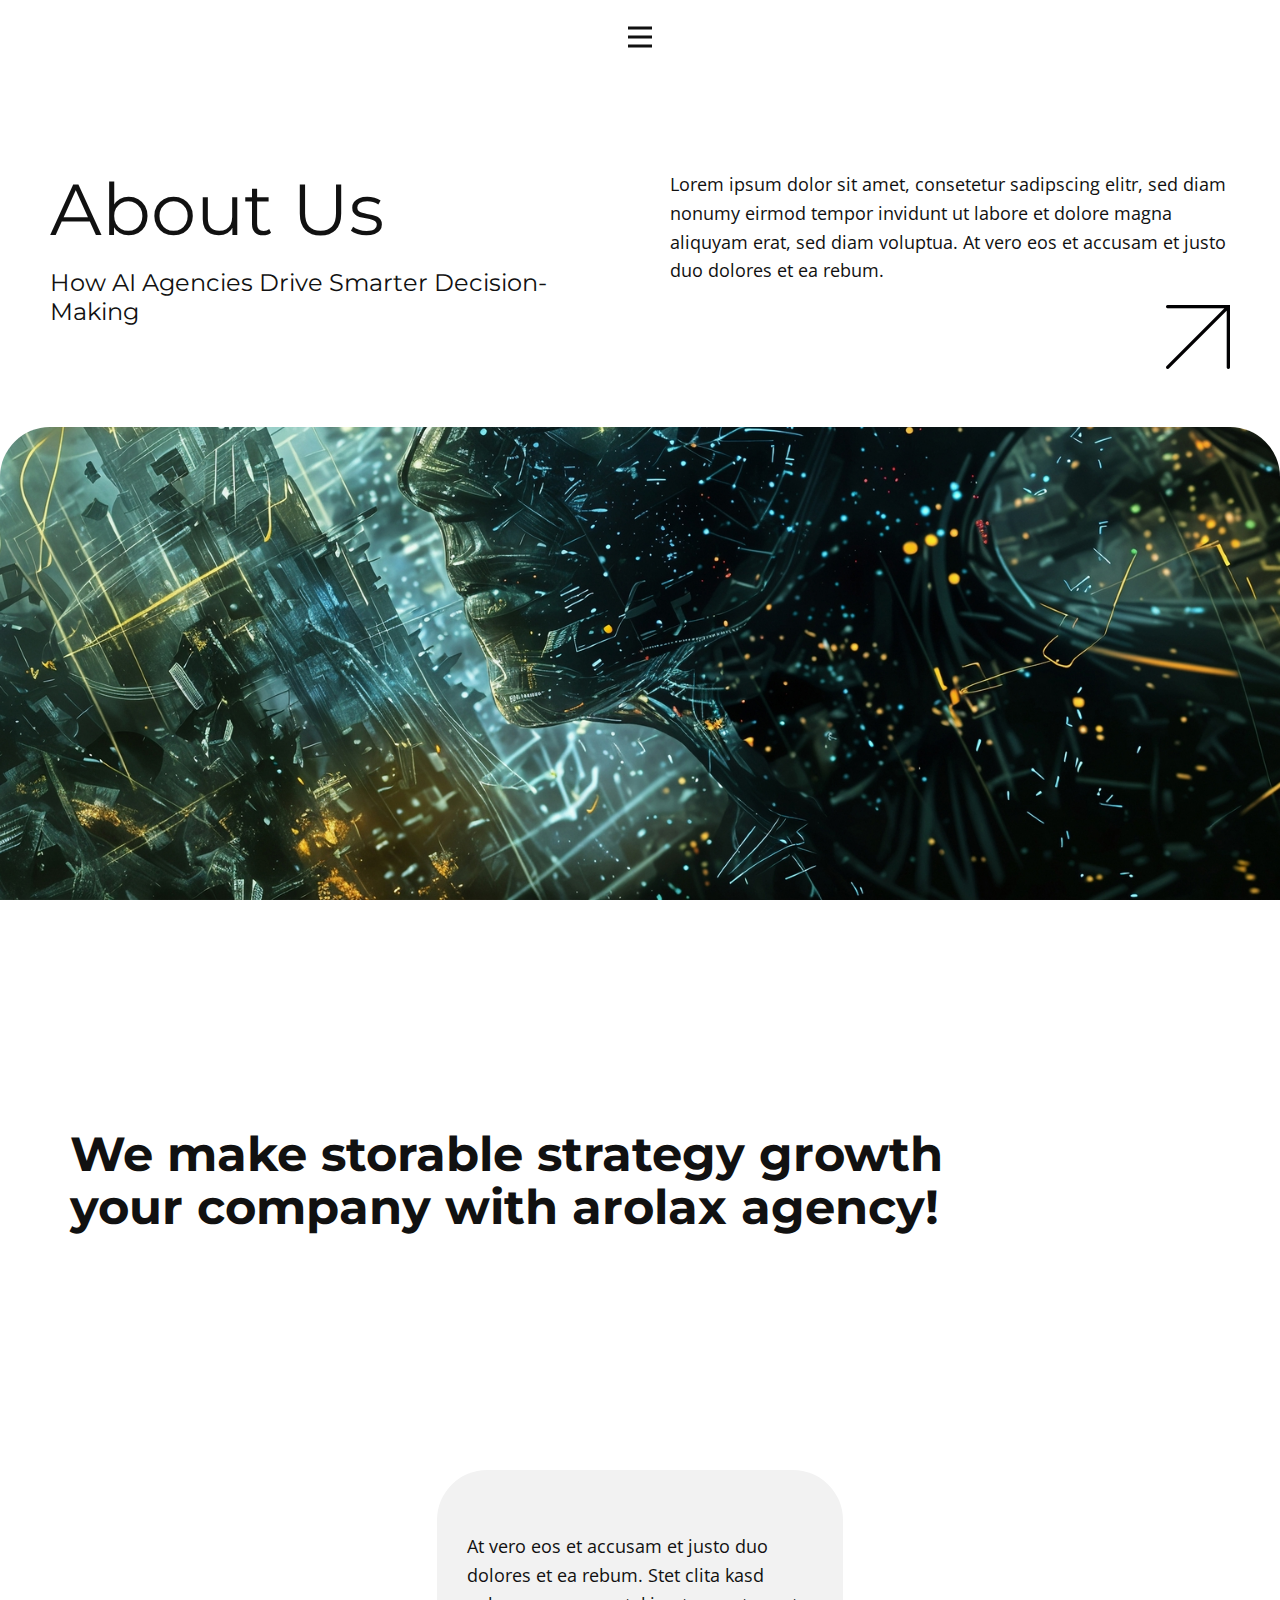
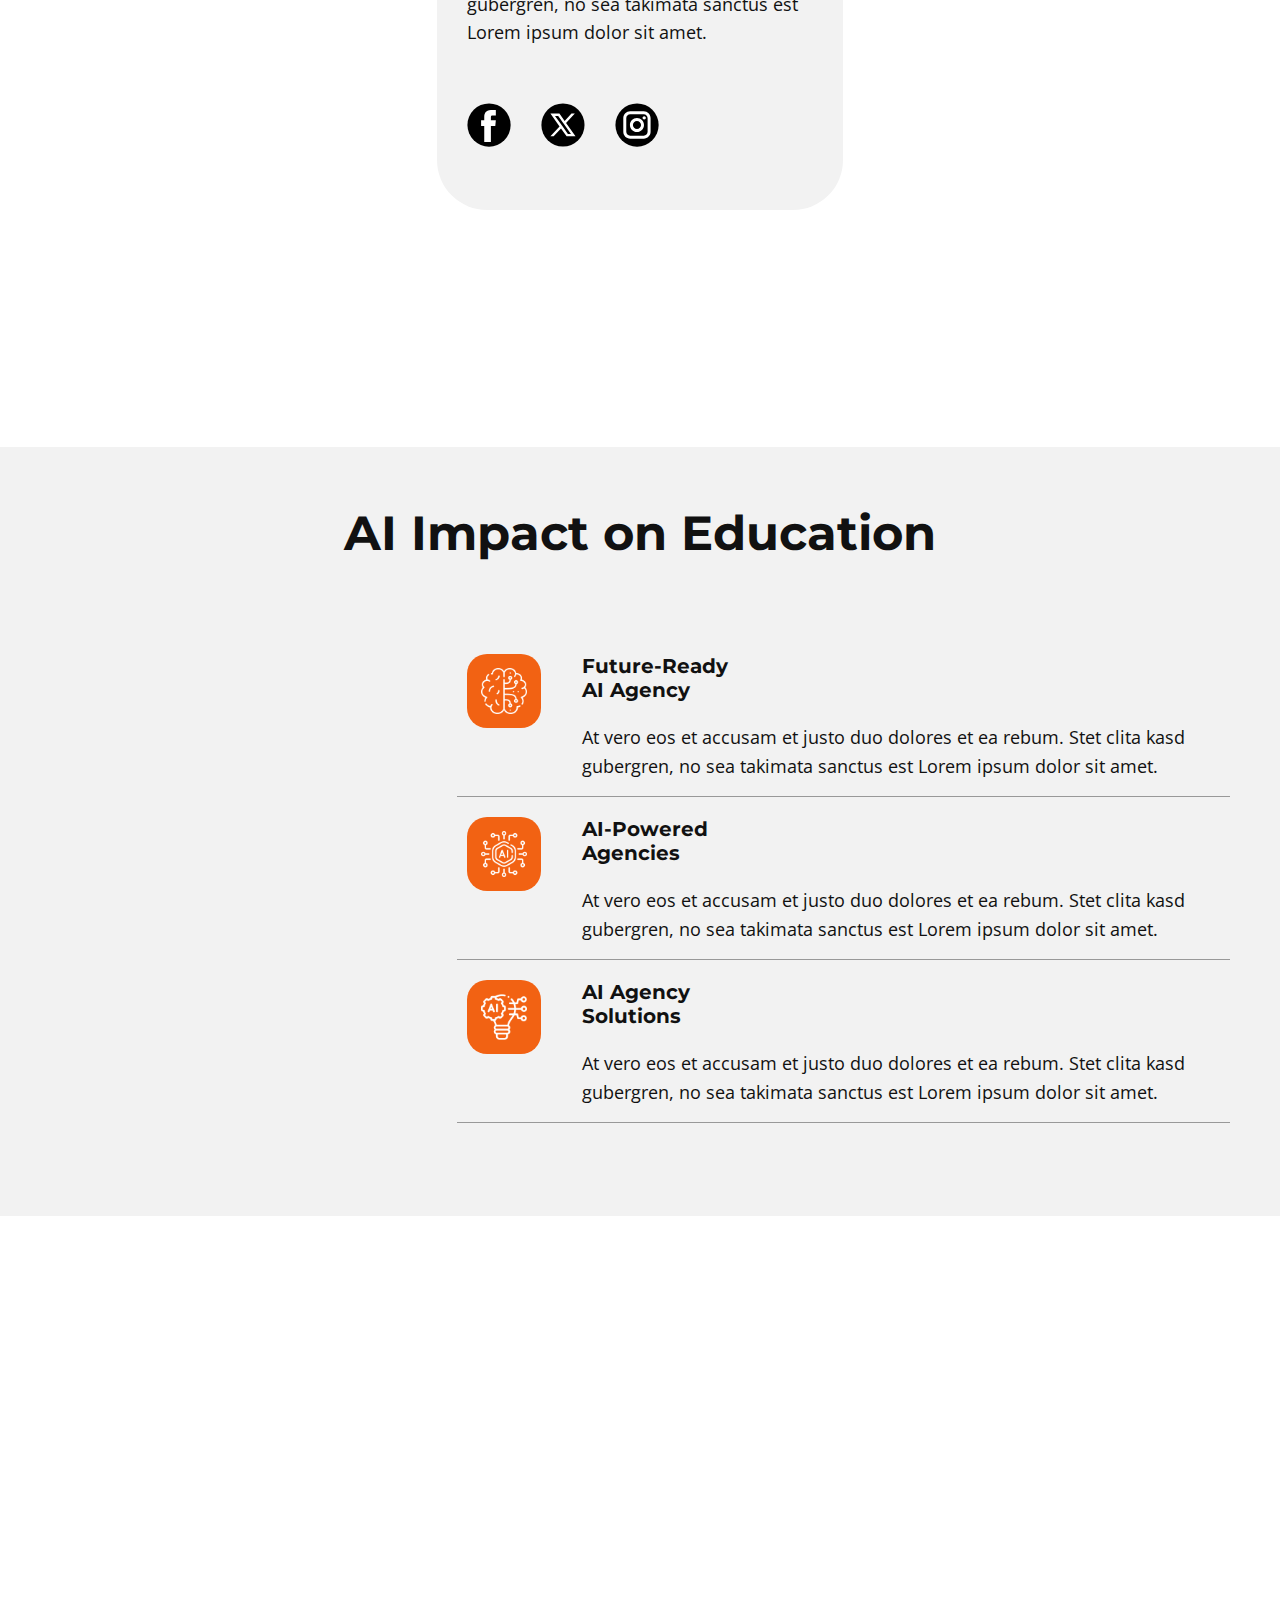
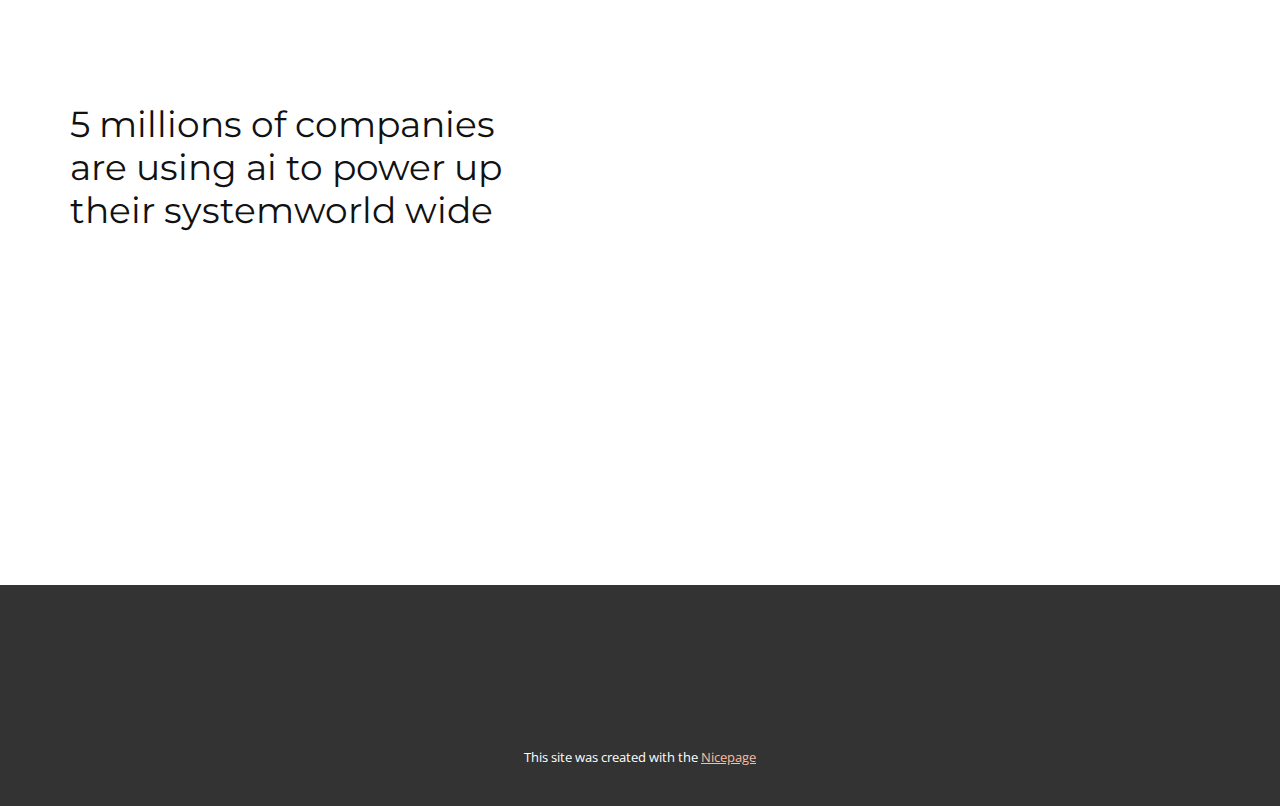
<file: Site2/About.html>
<!DOCTYPE html>
<html style="font-size: 16px;" lang="en"><head>
    <meta name="viewport" content="width=device-width, initial-scale=1.0">
    <meta charset="utf-8">
    <meta name="keywords" content="About Us​, ​We make storable strategy growth your company with arolax agency!, ​AI Impact on Education">
    <meta name="description" content="">
    <title>About</title>
    <link rel="stylesheet" href="nicepage.css" media="screen">
<link rel="stylesheet" href="About.css" media="screen">
    <script class="u-script" type="text/javascript" src="jquery.js" defer=""></script>
    <script class="u-script" type="text/javascript" src="nicepage.js" defer=""></script>
    <meta name="generator" content="Nicepage 7.6.2, nicepage.com">
    
    
    
    
    
    
    
    
    
    <link id="u-theme-google-font" rel="stylesheet" href="https://fonts.googleapis.com/css?family=Roboto:100,100i,300,300i,400,400i,500,500i,700,700i,900,900i|Open+Sans:300,300i,400,400i,500,500i,600,600i,700,700i,800,800i">
    <link id="u-page-google-font" rel="stylesheet" href="https://fonts.googleapis.com/css?family=Montserrat:100,100i,200,200i,300,300i,400,400i,500,500i,600,600i,700,700i,800,800i,900,900i">
    <script type="application/ld+json">{
		"@context": "http://schema.org",
		"@type": "Organization",
		"name": ""
}</script>
    <meta name="theme-color" content="#f26213">
    <meta property="og:title" content="About">
    <meta property="og:type" content="website">
  <meta data-intl-tel-input-cdn-path="intlTelInput/"></head>
  <body data-path-to-root="./" data-include-products="false" class="u-body u-xl-mode" data-lang="en"><header class="u-clearfix u-container-align-center u-header u-header" id="sec-654e"><div class="u-clearfix u-sheet u-sheet-1">
        <nav class="u-menu u-menu-hamburger u-offcanvas u-menu-1" data-responsive-from="XL">
          <div class="menu-collapse" style="font-size: 1rem; letter-spacing: 0px;">
            <a class="u-button-style u-custom-left-right-menu-spacing u-custom-padding-bottom u-custom-text-active-color u-custom-text-hover-color u-custom-top-bottom-menu-spacing u-hamburger-link u-nav-link u-text-active-palette-1-base u-text-hover-palette-2-base" href="#">
              <svg class="u-svg-link" viewBox="0 0 24 24"><use xlink:href="#menu-hamburger"></use></svg>
              <svg class="u-svg-content" version="1.1" id="menu-hamburger" viewBox="0 0 16 16" x="0px" y="0px" xmlns:xlink="http://www.w3.org/1999/xlink" xmlns="http://www.w3.org/2000/svg"><g><rect y="1" width="16" height="2"></rect><rect y="7" width="16" height="2"></rect><rect y="13" width="16" height="2"></rect>
</g></svg>
            </a>
          </div>
          <div class="u-nav-container">
            <ul class="u-nav u-unstyled u-nav-1"><li class="u-nav-item"><a class="u-button-style u-nav-link u-text-active-palette-1-base u-text-hover-grey-40" href="./" style="padding: 10px 20px;">Home</a>
</li><li class="u-nav-item"><a class="u-button-style u-nav-link u-text-active-palette-1-base u-text-hover-grey-40" href="Landing.html" style="padding: 10px 20px;">Landing</a>
</li><li class="u-nav-item"><a class="u-button-style u-nav-link u-text-active-palette-1-base u-text-hover-grey-40" href="Portfolio-Page.html" style="padding: 10px 20px;">Portfolio Page</a>
</li><li class="u-nav-item"><a class="u-button-style u-nav-link u-text-active-palette-1-base u-text-hover-grey-40" href="About.html" style="padding: 10px 20px;">About</a>
</li><li class="u-nav-item"><a class="u-button-style u-nav-link u-text-active-palette-1-base u-text-hover-grey-40" href="Contact.html" style="padding: 10px 20px;">Contact</a>
</li><li class="u-nav-item"><a class="u-button-style u-nav-link u-text-active-palette-1-base u-text-hover-grey-40" href="Page-1.html" style="padding: 10px 20px;">Page 1</a>
</li></ul>
          </div>
          <div class="u-nav-container-collapse">
            <div class="u-black u-container-style u-inner-container-layout u-opacity u-opacity-95 u-sidenav">
              <div class="u-inner-container-layout u-sidenav-overflow">
                <div class="u-menu-close"></div>
                <ul class="u-align-center u-nav u-popupmenu-items u-unstyled u-nav-2"><li class="u-nav-item"><a class="u-button-style u-nav-link" href="./">Home</a>
</li><li class="u-nav-item"><a class="u-button-style u-nav-link" href="Landing.html">Landing</a>
</li><li class="u-nav-item"><a class="u-button-style u-nav-link" href="Portfolio-Page.html">Portfolio Page</a>
</li><li class="u-nav-item"><a class="u-button-style u-nav-link" href="About.html">About</a>
</li><li class="u-nav-item"><a class="u-button-style u-nav-link" href="Contact.html">Contact</a>
</li><li class="u-nav-item"><a class="u-button-style u-nav-link" href="Page-1.html">Page 1</a>
</li></ul>
              </div>
            </div>
            <div class="u-black u-menu-overlay u-opacity u-opacity-70"></div>
          </div>
          <style class="menu-style">@media (max-width: 1139px) {
                    [data-responsive-from="LG"] .u-nav-container {
                        display: none;
                    }
                    [data-responsive-from="LG"] .menu-collapse {
                        display: block;
                    }
                }</style>
        </nav>
      </div></header>
    <section class="skrollable u-clearfix u-container-align-center u-valign-top-md u-valign-top-sm u-valign-top-xs u-section-1" id="sec-87c1">
      <div class="data-layout-selected u-clearfix u-expanded-width u-layout-wrap u-layout-wrap-1">
        <div class="u-layout">
          <div class="u-layout-row">
            <div class="u-container-align-left u-container-style u-layout-cell u-size-30 u-layout-cell-1">
              <div class="u-container-layout u-valign-top u-container-layout-1">
                <h1 class="u-align-left u-text u-text-default u-text-1">About Us </h1>
                <h4 class="u-align-left u-text u-text-2"> How AI Agencies Drive Smarter Decision-Making</h4>
              </div>
            </div>
            <div class="u-container-style u-layout-cell u-size-30 u-layout-cell-2">
              <div class="u-container-layout u-container-layout-2">
                <p class="u-align-left u-text u-text-3"> Lorem ipsum dolor sit amet, consetetur sadipscing elitr, sed diam nonumy eirmod tempor invidunt ut labore et dolore magna aliquyam erat, sed diam voluptua. At vero eos et accusam et justo duo dolores et ea rebum.</p>
                <span class="u-file-icon u-icon u-icon-1"><img src="images/20959.png" alt=""></span>
              </div>
            </div>
          </div>
        </div>
      </div>
      <div class="skrollable u-container-style u-expanded-width u-gradient u-group u-image u-parallax u-radius u-shape-round u-image-1" data-image-width="2902" data-image-height="1632">
        <div class="u-container-layout u-container-layout-3"></div>
      </div>
    </section>
    <section class="u-clearfix u-valign-bottom-md u-section-2" id="sec-bb75">
      <h2 class="u-text u-text-1"> We make storable strategy growth your company with arolax agency!</h2>
      <div class="data-layout-selected u-clearfix u-expanded-width u-gutter-30 u-layout-wrap u-layout-wrap-1">
        <div class="u-layout">
          <div class="u-layout-row">
            <div class="u-container-align-left-lg u-container-align-left-xl u-container-style u-layout-cell u-shape-rectangle u-size-20 u-layout-cell-1">
              <div class="u-container-layout u-valign-top u-container-layout-1">
                <div class="custom-expanded u-container-align-left u-container-style u-expanded-width-lg u-expanded-width-md u-expanded-width-sm u-expanded-width-xl u-grey-5 u-group u-radius u-shape-round u-group-1" data-animation-name="flipIn" data-animation-duration="3000" data-animation-delay="0" data-animation-direction="X">
                  <div class="u-container-layout u-valign-middle u-container-layout-2">
                    <p class="u-align-left u-text u-text-default u-text-2"> At vero eos et accusam et justo duo dolores et ea rebum. Stet clita kasd gubergren, no sea takimata sanctus est Lorem ipsum dolor sit amet. At vero eos et accusam et justo duo dolores et ea rebum. </p>
                  </div>
                </div>
              </div>
            </div>
            <div class="u-container-style u-layout-cell u-shape-rectangle u-size-20 u-layout-cell-2">
              <div class="u-container-layout u-valign-middle-lg u-valign-middle-md u-valign-middle-sm u-valign-middle-xl u-valign-top-xs u-container-layout-3">
                <div class="u-container-style u-expanded-width u-grey-5 u-group u-radius u-shape-round u-group-2">
                  <div class="u-container-layout u-valign-middle u-container-layout-4">
                    <p class="u-align-left u-text u-text-default u-text-3"> At vero eos et accusam et justo duo dolores et ea rebum. Stet clita kasd gubergren, no sea takimata sanctus est Lorem ipsum dolor sit amet.<br>
                    </p>
                    <div class="u-social-icons u-spacing-30 u-social-icons-1">
                      <a class="u-social-url" title="facebook" target="_blank" href="https://facebook.com/name">
                        <span class="u-icon u-social-facebook u-social-icon u-text-black u-icon-1"><svg class="u-svg-link" preserveAspectRatio="xMidYMin slice" viewBox="0 0 112 112" style=""><use xlink:href="#svg-871d"></use></svg><svg class="u-svg-content" viewBox="0 0 112 112" x="0" y="0" id="svg-871d"><circle fill="currentColor" cx="56.1" cy="56.1" r="55"></circle><path fill="#FFFFFF" d="M73.5,31.6h-9.1c-1.4,0-3.6,0.8-3.6,3.9v8.5h12.6L72,58.3H60.8v40.8H43.9V58.3h-8V43.9h8v-9.2
c0-6.7,3.1-17,17-17h12.5v13.9H73.5z"></path></svg></span>
                      </a>
                      <a class="u-social-url" title="twitter" target="_blank" href="https://twitter.com/name">
                        <span class="u-icon u-social-icon u-social-twitter u-text-black u-icon-2"><svg class="u-svg-link" preserveAspectRatio="xMidYMin slice" viewBox="0 0 112.2 112.2" style=""><use xlink:href="#svg-ef71"></use></svg><svg class="u-svg-content" viewBox="0 0 112.2 112.2" x="0px" y="0px" id="svg-ef71"><circle fill="currentColor" cx="56" cy="56" r="55"></circle><path fill="#FFFFFF" d="M63.9,51l22.4-24h-8.6L60.3,45.9L46.9,27H24l23.3,32.8L24,85h8.2L51,64.9L65.3,85H88L63.9,51z M55.3,60.2
l-3.7-5.1L35.7,33.1h8.1l12.3,17.2l3.7,5.1l16.6,23.4h-7.8L55.3,60.2z"></path></svg></span>
                      </a>
                      <a class="u-social-url" title="instagram" target="_blank" href="https://instagram.com/name">
                        <span class="u-icon u-social-icon u-social-instagram u-text-black u-icon-3"><svg class="u-svg-link" preserveAspectRatio="xMidYMin slice" viewBox="0 0 112 112" style=""><use xlink:href="#svg-f216"></use></svg><svg class="u-svg-content" viewBox="0 0 112 112" x="0" y="0" id="svg-f216"><circle fill="currentColor" cx="56.1" cy="56.1" r="55"></circle><path fill="#FFFFFF" d="M55.9,38.2c-9.9,0-17.9,8-17.9,17.9C38,66,46,74,55.9,74c9.9,0,17.9-8,17.9-17.9C73.8,46.2,65.8,38.2,55.9,38.2
z M55.9,66.4c-5.7,0-10.3-4.6-10.3-10.3c-0.1-5.7,4.6-10.3,10.3-10.3c5.7,0,10.3,4.6,10.3,10.3C66.2,61.8,61.6,66.4,55.9,66.4z"></path><path fill="#FFFFFF" d="M74.3,33.5c-2.3,0-4.2,1.9-4.2,4.2s1.9,4.2,4.2,4.2s4.2-1.9,4.2-4.2S76.6,33.5,74.3,33.5z"></path><path fill="#FFFFFF" d="M73.1,21.3H38.6c-9.7,0-17.5,7.9-17.5,17.5v34.5c0,9.7,7.9,17.6,17.5,17.6h34.5c9.7,0,17.5-7.9,17.5-17.5V38.8
C90.6,29.1,82.7,21.3,73.1,21.3z M83,73.3c0,5.5-4.5,9.9-9.9,9.9H38.6c-5.5,0-9.9-4.5-9.9-9.9V38.8c0-5.5,4.5-9.9,9.9-9.9h34.5
c5.5,0,9.9,4.5,9.9,9.9V73.3z"></path></svg></span>
                      </a>
                    </div>
                  </div>
                </div>
              </div>
            </div>
            <div class="u-container-style u-gradient u-layout-cell u-radius u-size-20 u-layout-cell-3">
              <div class="u-container-layout u-valign-bottom-lg u-valign-bottom-md u-valign-bottom-xl u-valign-top-sm u-valign-top-xs u-container-layout-5">
                <img class="u-expanded-width u-image u-image-round u-radius u-image-1" src="images/digital-art-ai-technology-background3.jpg" alt="" data-image-width="979" data-image-height="1741" data-animation-name="flipIn" data-animation-duration="3000" data-animation-delay="0" data-animation-direction="X">
              </div>
            </div>
          </div>
        </div>
      </div>
    </section>
    <section class="u-clearfix u-container-align-center u-grey-5 u-section-3" id="sec-8df8">
      <h2 class="u-align-center u-text u-text-default u-text-1"> AI Impact on Education</h2>
      <div class="data-layout-selected u-clearfix u-expanded-width u-layout-wrap u-layout-wrap-1">
        <div class="u-layout">
          <div class="u-layout-row">
            <div class="u-container-align-center u-container-style u-image u-image-round u-layout-cell u-radius u-size-20 u-image-1" data-image-width="2000" data-image-height="1333" data-animation-name="customAnimationIn" data-animation-duration="2000" data-animation-delay="0">
              <div class="u-container-layout u-container-layout-1"></div>
            </div>
            <div class="u-container-style u-layout-cell u-size-40 u-layout-cell-2">
              <div class="u-container-layout u-container-layout-2">
                <div class="u-expanded-width u-list u-list-1">
                  <div class="u-repeater u-repeater-1">
                    <div class="u-border-1 u-border-grey-40 u-border-no-left u-border-no-right u-border-no-top u-container-style u-list-item u-repeater-item">
                      <div class="u-container-layout u-similar-container u-container-layout-3">
                        <span class="u-align-left u-file-icon u-icon u-icon-rounded u-palette-1-base u-radius u-text-white u-icon-1"><img src="images/3483127-d1c058cb.png" alt=""></span>
                        <h5 class="u-align-left u-text u-text-default-lg u-text-default-md u-text-default-xl u-text-2"> Future-Ready AI Agency</h5>
                        <p class="u-align-left u-text u-text-3"> At vero eos et accusam et justo duo dolores et ea rebum. Stet clita kasd gubergren, no sea takimata sanctus est Lorem ipsum dolor sit amet.</p>
                      </div>
                    </div>
                    <div class="u-border-1 u-border-grey-40 u-border-no-left u-border-no-right u-border-no-top u-container-style u-list-item u-repeater-item">
                      <div class="u-container-layout u-similar-container u-container-layout-4">
                        <span class="u-align-left u-file-icon u-icon u-icon-rounded u-palette-1-base u-radius u-text-white u-icon-2"><img src="images/8593364-08248f1e.png" alt=""></span>
                        <h5 class="u-align-left u-text u-text-default-lg u-text-default-md u-text-default-xl u-text-4"> AI-Powered Agencies</h5>
                        <p class="u-align-left u-text u-text-5"> At vero eos et accusam et justo duo dolores et ea rebum. Stet clita kasd gubergren, no sea takimata sanctus est Lorem ipsum dolor sit amet.</p>
                      </div>
                    </div>
                    <div class="u-border-1 u-border-grey-40 u-border-no-left u-border-no-right u-border-no-top u-container-style u-list-item u-repeater-item">
                      <div class="u-container-layout u-similar-container u-container-layout-5">
                        <span class="u-align-left u-file-icon u-icon u-icon-rounded u-palette-1-base u-radius u-text-white u-icon-3"><img src="images/2591945-7b224637.png" alt=""></span>
                        <h5 class="u-align-left u-text u-text-default-lg u-text-default-md u-text-default-xl u-text-6"> AI Agency Solutions</h5>
                        <p class="u-align-left u-text u-text-7"> At vero eos et accusam et justo duo dolores et ea rebum. Stet clita kasd gubergren, no sea takimata sanctus est Lorem ipsum dolor sit amet.</p>
                      </div>
                    </div>
                  </div>
                </div>
              </div>
            </div>
          </div>
        </div>
      </div>
    </section>
    <section class="skrollable u-clearfix u-image u-parallax u-section-4" id="sec-27a0">
      <div class="u-clearfix u-sheet u-sheet-1"></div>
    </section>
    <section class="u-clearfix u-valign-bottom-xs u-valign-middle-lg u-valign-middle-xl u-section-5" id="sec-48f0">
      <div class="data-layout-selected u-clearfix u-expanded-width u-gutter-30 u-layout-wrap u-layout-wrap-1">
        <div class="u-layout">
          <div class="u-layout-row">
            <div class="u-container-style u-layout-cell u-size-20 u-layout-cell-1">
              <div class="u-container-layout u-valign-top-lg u-valign-top-md u-valign-top-sm u-valign-top-xl u-container-layout-1">
                <div class="u-container-align-left u-container-style u-expanded-width u-grey-5 u-group u-radius u-shape-round u-group-1" data-animation-name="flipIn" data-animation-duration="3000" data-animation-delay="0" data-animation-direction="X">
                  <div class="u-container-layout u-valign-middle u-container-layout-2">
                    <span class="u-file-icon u-icon u-icon-1"><img src="images/2177382-68.png" alt=""></span>
                    <h5 class="u-align-left u-text u-text-default u-text-1">Networking </h5>
                    <p class="u-align-left u-text u-text-default u-text-2"> At vero eos et accusam et justo duo dolores et ea rebum. Stet clita kasd gubergren, no sea takimata sanctus est Lorem ipsum dolor sit amet.</p>
                  </div>
                </div>
              </div>
            </div>
            <div class="u-container-align-center-lg u-container-align-center-xl u-container-style u-layout-cell u-size-20 u-layout-cell-2">
              <div class="u-container-layout u-valign-middle u-container-layout-3">
                <div class="custom-expanded u-container-align-left u-container-style u-expanded-width-lg u-expanded-width-xl u-group u-palette-1-base u-radius u-shape-round u-group-2" data-animation-name="flipIn" data-animation-duration="3000" data-animation-delay="0" data-animation-direction="X">
                  <div class="u-container-layout u-container-layout-4">
                    <span class="u-icon u-icon-2"><svg class="u-svg-link" preserveAspectRatio="xMidYMin slice" viewBox="0 0 54 54" style=""><use xlink:href="#svg-d94b"></use></svg><svg class="u-svg-content" viewBox="0 0 54 54" x="0px" y="0px" id="svg-d94b" style="enable-background:new 0 0 54 54;"><g><path d="M27,8c-9.374,0-17,7.626-17,17c0,7.112,4.391,13.412,11,15.9V50c0,0.553,0.447,1,1,1h1v2c0,0.553,0.447,1,1,1h6
		c0.553,0,1-0.447,1-1v-2h1c0.553,0,1-0.447,1-1v-9.1c6.609-2.488,11-8.788,11-15.9C44,15.626,36.374,8,27,8z M30,49
		c-0.553,0-1,0.447-1,1v2h-4v-2c0-0.553-0.447-1-1-1h-1v-5h8v5H30z M31.688,39.242C31.277,39.377,31,39.761,31,40.192V42h-8v-1.808
		c0-0.432-0.277-0.815-0.688-0.95C16.145,37.214,12,31.49,12,25c0-8.271,6.729-15,15-15s15,6.729,15,15
		C42,31.49,37.855,37.214,31.688,39.242z"></path><path d="M27,6c0.553,0,1-0.447,1-1V1c0-0.553-0.447-1-1-1s-1,0.447-1,1v4C26,5.553,26.447,6,27,6z"></path><path d="M51,24h-4c-0.553,0-1,0.447-1,1s0.447,1,1,1h4c0.553,0,1-0.447,1-1S51.553,24,51,24z"></path><path d="M7,24H3c-0.553,0-1,0.447-1,1s0.447,1,1,1h4c0.553,0,1-0.447,1-1S7.553,24,7,24z"></path><path d="M43.264,7.322l-2.828,2.828c-0.391,0.391-0.391,1.023,0,1.414c0.195,0.195,0.451,0.293,0.707,0.293
		s0.512-0.098,0.707-0.293l2.828-2.828c0.391-0.391,0.391-1.023,0-1.414S43.654,6.932,43.264,7.322z"></path><path d="M12.15,38.436l-2.828,2.828c-0.391,0.391-0.391,1.023,0,1.414c0.195,0.195,0.451,0.293,0.707,0.293
		s0.512-0.098,0.707-0.293l2.828-2.828c0.391-0.391,0.391-1.023,0-1.414S12.541,38.045,12.15,38.436z"></path><path d="M41.85,38.436c-0.391-0.391-1.023-0.391-1.414,0s-0.391,1.023,0,1.414l2.828,2.828c0.195,0.195,0.451,0.293,0.707,0.293
		s0.512-0.098,0.707-0.293c0.391-0.391,0.391-1.023,0-1.414L41.85,38.436z"></path><path d="M12.15,11.564c0.195,0.195,0.451,0.293,0.707,0.293s0.512-0.098,0.707-0.293c0.391-0.391,0.391-1.023,0-1.414l-2.828-2.828
		c-0.391-0.391-1.023-0.391-1.414,0s-0.391,1.023,0,1.414L12.15,11.564z"></path><path d="M27,13c-6.617,0-12,5.383-12,12c0,0.553,0.447,1,1,1s1-0.447,1-1c0-5.514,4.486-10,10-10c0.553,0,1-0.447,1-1
		S27.553,13,27,13z"></path>
</g></svg></span>
                    <h5 class="u-align-left u-text u-text-default u-text-3">Intagration</h5>
                    <p class="u-align-left u-text u-text-default u-text-4"> At vero eos et accusam et justo duo dolores et ea rebum. Stet clita kasd gubergren, no sea takimata sanctus est Lorem ipsum dolor sit amet.</p>
                  </div>
                </div>
              </div>
            </div>
            <div class="u-container-style u-layout-cell u-shape-rectangle u-size-20 u-layout-cell-3" data-animation-name="fadeIn" data-animation-duration="1000" data-animation-delay="0">
              <div class="u-container-layout u-valign-bottom-lg u-valign-bottom-md u-valign-bottom-xl u-valign-top-sm u-valign-top-xs u-container-layout-5">
                <div class="u-container-align-left u-container-style u-expanded-width-lg u-expanded-width-sm u-expanded-width-xl u-expanded-width-xs u-grey-5 u-group u-radius u-shape-round u-group-3" data-animation-name="flipIn" data-animation-duration="2000" data-animation-delay="0" data-animation-direction="X">
                  <div class="u-container-layout u-valign-middle-lg u-valign-middle-md u-valign-middle-xl u-container-layout-6">
                    <span class="u-file-icon u-icon u-icon-3"><img src="images/10169758.png" alt=""></span>
                    <h5 class="u-align-left u-text u-text-default u-text-5">Algorithm</h5>
                    <p class="u-align-left u-text u-text-default u-text-6"> At vero eos et accusam et justo duo dolores et ea rebum. Stet clita kasd gubergren, no sea takimata sanctus est Lorem ipsum dolor sit amet.</p>
                  </div>
                </div>
              </div>
            </div>
          </div>
        </div>
      </div>
    </section>
    <section class="skrollable u-clearfix u-image u-parallax u-section-6" id="sec-74ed">
      <div class="u-clearfix u-sheet u-sheet-1"></div>
    </section>
    <section class="u-clearfix u-container-align-left u-section-7" id="sec-3ade">
      <div class="u-clearfix u-sheet u-sheet-1">
        <h3 class="u-align-left u-text u-text-1"> 5 millions of companies are using ai to power up their systemworld wide</h3>
        <div class="u-expanded-width u-list u-list-1">
          <div class="u-repeater u-repeater-1">
            <div class="u-container-align-center u-container-style u-grey-5 u-list-item u-radius u-repeater-item u-shape-round u-list-item-1" data-animation-name="flipIn" data-animation-duration="1000" data-animation-direction="X">
              <div class="u-container-layout u-similar-container u-valign-middle u-container-layout-1">
                <img class="u-image u-image-contain u-image-default u-image-1" src="images/logo4.png" alt="" data-image-width="274" data-image-height="131">
                <h5 class="u-align-center u-text u-text-default u-text-2">Ogie</h5>
                <p class="u-align-center u-text u-text-default-lg u-text-default-md u-text-default-xl u-text-3"> Stet clita kasd gubergren, no sea takimata sanctus est Lorem ipsum dolor sit amet.</p>
              </div>
            </div>
            <div class="u-container-align-center u-container-style u-grey-5 u-list-item u-radius u-repeater-item u-shape-round u-list-item-2" data-animation-name="flipIn" data-animation-duration="1000" data-animation-direction="X">
              <div class="u-container-layout u-similar-container u-valign-middle u-container-layout-2">
                <img class="u-image u-image-contain u-image-default u-image-2" src="images/logo5.png" alt="" data-image-width="153" data-image-height="124">
                <h5 class="u-align-center u-text u-text-default u-text-4">Elements</h5>
                <p class="u-align-center u-text u-text-default-lg u-text-default-md u-text-default-xl u-text-5"> Stet clita kasd gubergren, no sea takimata sanctus est Lorem ipsum dolor sit amet.</p>
              </div>
            </div>
            <div class="u-container-align-center u-container-style u-grey-5 u-list-item u-radius u-repeater-item u-shape-round u-list-item-3" data-animation-name="flipIn" data-animation-duration="2000" data-animation-delay="0" data-animation-direction="X">
              <div class="u-container-layout u-similar-container u-valign-middle u-container-layout-3">
                <img class="u-image u-image-contain u-image-default u-image-3" src="images/logo8.png" alt="" data-image-width="401" data-image-height="152">
                <h5 class="u-align-center u-text u-text-default u-text-6">Holistic Lifes<br>
                </h5>
                <p class="u-align-center u-text u-text-default-lg u-text-default-md u-text-default-xl u-text-7"> Stet clita kasd gubergren, no sea takimata sanctus est Lorem ipsum dolor sit amet.</p>
              </div>
            </div>
            <div class="u-container-align-center u-container-style u-grey-5 u-list-item u-radius u-repeater-item u-shape-round u-list-item-4" data-animation-name="flipIn" data-animation-duration="1000" data-animation-direction="X">
              <div class="u-container-layout u-similar-container u-valign-middle u-container-layout-4">
                <img class="u-image u-image-contain u-image-default u-image-4" src="images/logo6.png" alt="" data-image-width="144" data-image-height="184">
                <h5 class="u-align-center u-text u-text-default u-text-8">Brighto</h5>
                <p class="u-align-center u-text u-text-default-lg u-text-default-md u-text-default-xl u-text-9"> Stet clita kasd gubergren, no sea takimata sanctus est Lorem ipsum dolor sit amet.</p>
              </div>
            </div>
          </div>
        </div>
      </div>
    </section>
    
    
    
    <footer class="u-align-center u-clearfix u-container-align-center u-footer u-grey-80 u-footer" id="sec-879e"><div class="u-clearfix u-sheet u-valign-middle-lg u-valign-middle-md u-valign-middle-sm u-valign-middle-xs u-sheet-1"></div></footer>
    <section class="u-backlink u-clearfix u-grey-80">
      <p class="u-text">
        <span>This site was created with the </span>
        <a class="u-link" href="https://nicepage.com/" target="_blank" rel="nofollow">
          <span>Nicepage</span>
        </a>
      </p>
    </section>
  
</body></html>
</file>
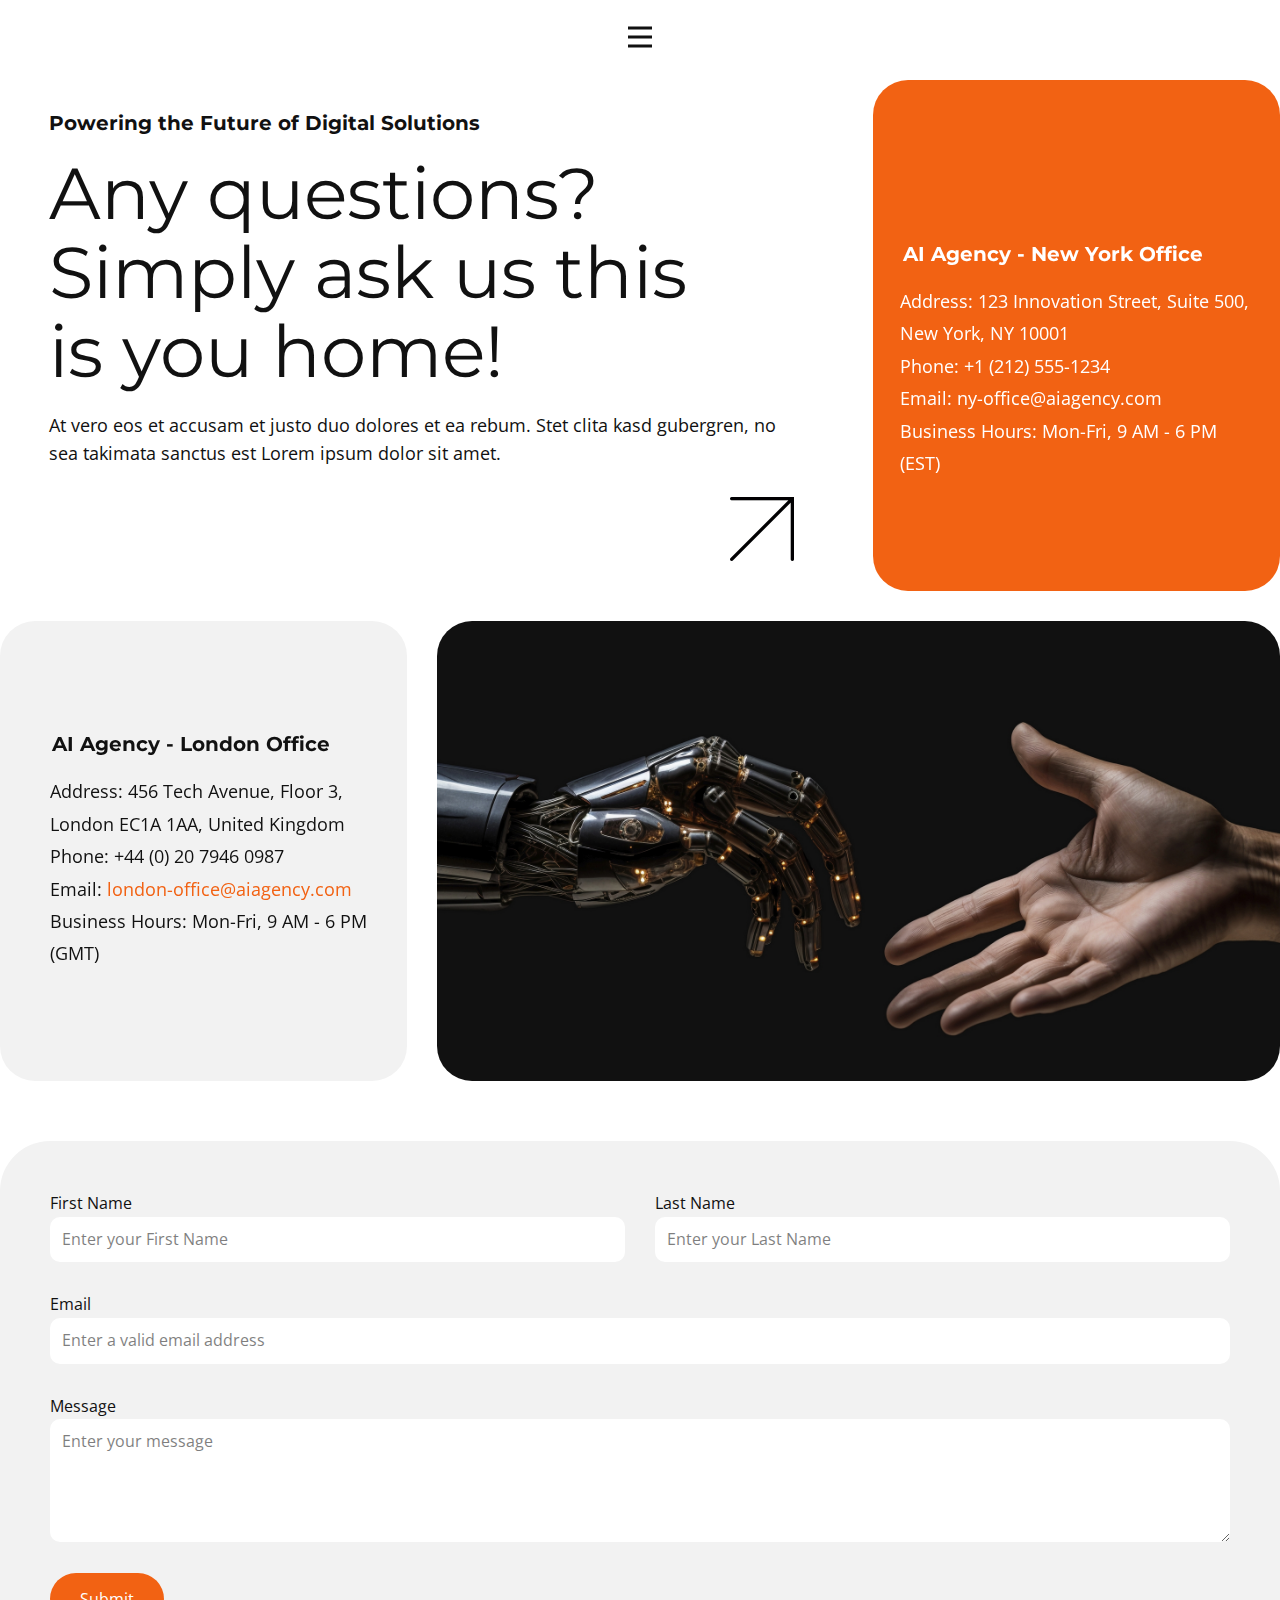
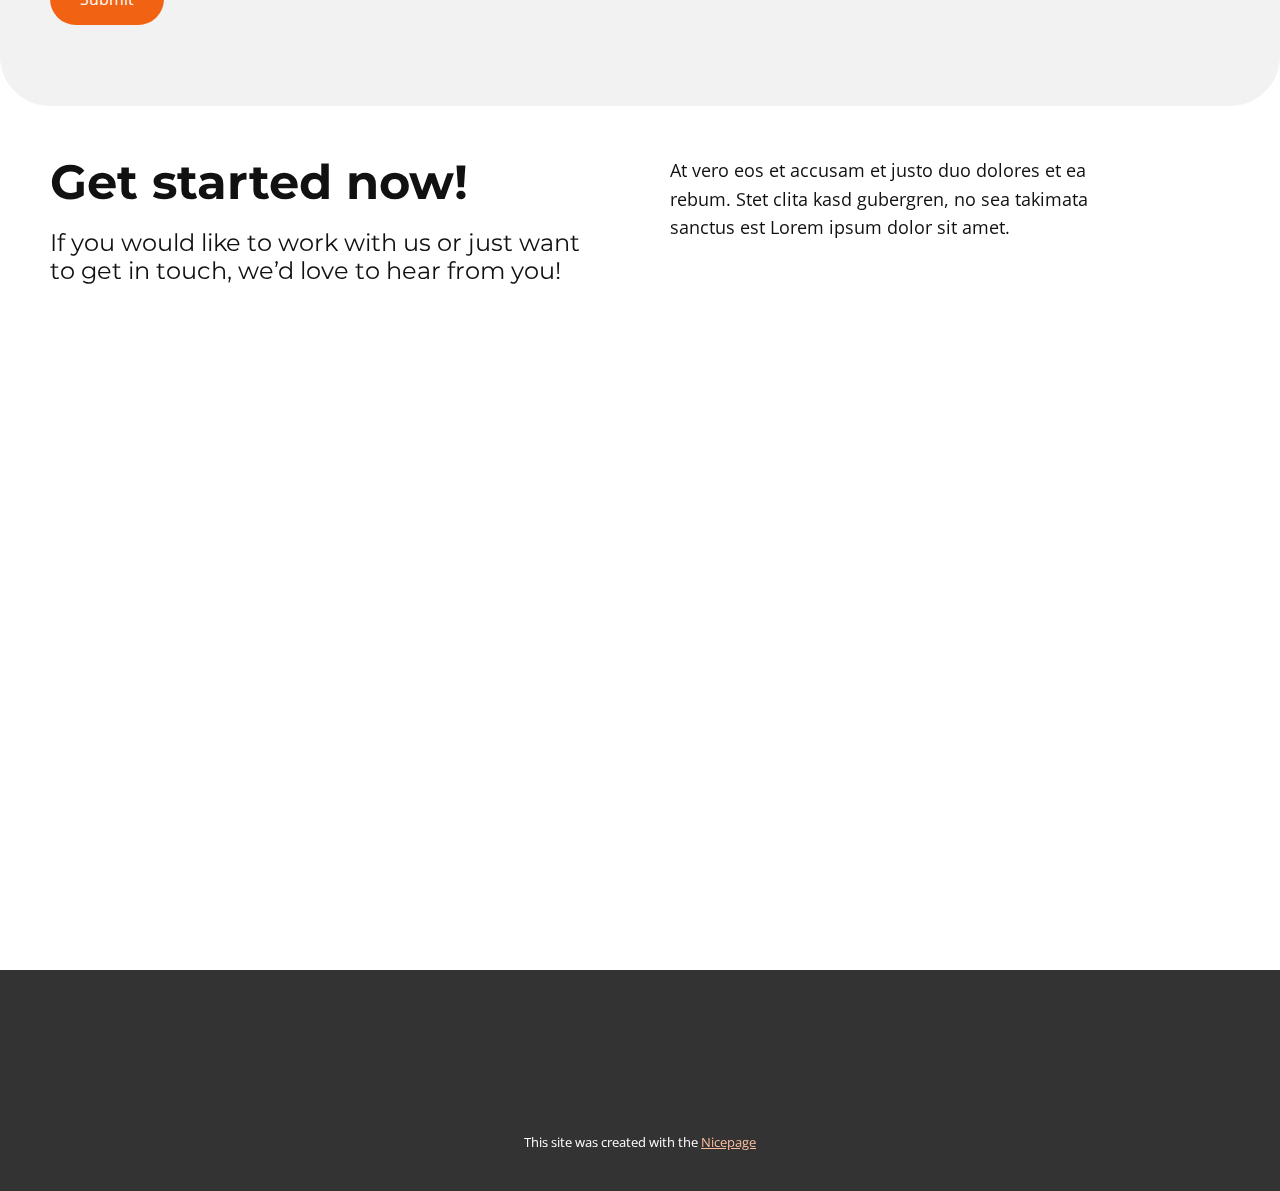
<file: Site2/Contact.html>
<!DOCTYPE html>
<html style="font-size: 16px;" lang="en"><head>
    <meta name="viewport" content="width=device-width, initial-scale=1.0">
    <meta charset="utf-8">
    <meta name="keywords" content="​Any questions? Simply ask us this is you home!, ​Get started now!">
    <meta name="description" content="">
    <title>Contact</title>
    <link rel="stylesheet" href="nicepage.css" media="screen">
<link rel="stylesheet" href="Contact.css" media="screen">
    <script class="u-script" type="text/javascript" src="jquery.js" defer=""></script>
    <script class="u-script" type="text/javascript" src="nicepage.js" defer=""></script>
    <meta name="generator" content="Nicepage 7.6.2, nicepage.com">
    <meta name="referrer" content="origin">
    
    
    
    
    
    <link id="u-theme-google-font" rel="stylesheet" href="https://fonts.googleapis.com/css?family=Roboto:100,100i,300,300i,400,400i,500,500i,700,700i,900,900i|Open+Sans:300,300i,400,400i,500,500i,600,600i,700,700i,800,800i">
    <link id="u-page-google-font" rel="stylesheet" href="https://fonts.googleapis.com/css?family=Montserrat:100,100i,200,200i,300,300i,400,400i,500,500i,600,600i,700,700i,800,800i,900,900i">
    <script type="application/ld+json">{
		"@context": "http://schema.org",
		"@type": "Organization",
		"name": ""
}</script>
    <meta name="theme-color" content="#f26213">
    <meta property="og:title" content="Contact">
    <meta property="og:type" content="website">
  <meta data-intl-tel-input-cdn-path="intlTelInput/"></head>
  <body data-path-to-root="./" data-include-products="false" class="u-body u-xl-mode" data-lang="en"><header class="u-clearfix u-container-align-center u-header u-header" id="sec-654e"><div class="u-clearfix u-sheet u-sheet-1">
        <nav class="u-menu u-menu-hamburger u-offcanvas u-menu-1" data-responsive-from="XL">
          <div class="menu-collapse" style="font-size: 1rem; letter-spacing: 0px;">
            <a class="u-button-style u-custom-left-right-menu-spacing u-custom-padding-bottom u-custom-text-active-color u-custom-text-hover-color u-custom-top-bottom-menu-spacing u-hamburger-link u-nav-link u-text-active-palette-1-base u-text-hover-palette-2-base" href="#">
              <svg class="u-svg-link" viewBox="0 0 24 24"><use xlink:href="#menu-hamburger"></use></svg>
              <svg class="u-svg-content" version="1.1" id="menu-hamburger" viewBox="0 0 16 16" x="0px" y="0px" xmlns:xlink="http://www.w3.org/1999/xlink" xmlns="http://www.w3.org/2000/svg"><g><rect y="1" width="16" height="2"></rect><rect y="7" width="16" height="2"></rect><rect y="13" width="16" height="2"></rect>
</g></svg>
            </a>
          </div>
          <div class="u-nav-container">
            <ul class="u-nav u-unstyled u-nav-1"><li class="u-nav-item"><a class="u-button-style u-nav-link u-text-active-palette-1-base u-text-hover-grey-40" href="./" style="padding: 10px 20px;">Home</a>
</li><li class="u-nav-item"><a class="u-button-style u-nav-link u-text-active-palette-1-base u-text-hover-grey-40" href="Landing.html" style="padding: 10px 20px;">Landing</a>
</li><li class="u-nav-item"><a class="u-button-style u-nav-link u-text-active-palette-1-base u-text-hover-grey-40" href="Portfolio-Page.html" style="padding: 10px 20px;">Portfolio Page</a>
</li><li class="u-nav-item"><a class="u-button-style u-nav-link u-text-active-palette-1-base u-text-hover-grey-40" href="About.html" style="padding: 10px 20px;">About</a>
</li><li class="u-nav-item"><a class="u-button-style u-nav-link u-text-active-palette-1-base u-text-hover-grey-40" href="Contact.html" style="padding: 10px 20px;">Contact</a>
</li><li class="u-nav-item"><a class="u-button-style u-nav-link u-text-active-palette-1-base u-text-hover-grey-40" href="Page-1.html" style="padding: 10px 20px;">Page 1</a>
</li></ul>
          </div>
          <div class="u-nav-container-collapse">
            <div class="u-black u-container-style u-inner-container-layout u-opacity u-opacity-95 u-sidenav">
              <div class="u-inner-container-layout u-sidenav-overflow">
                <div class="u-menu-close"></div>
                <ul class="u-align-center u-nav u-popupmenu-items u-unstyled u-nav-2"><li class="u-nav-item"><a class="u-button-style u-nav-link" href="./">Home</a>
</li><li class="u-nav-item"><a class="u-button-style u-nav-link" href="Landing.html">Landing</a>
</li><li class="u-nav-item"><a class="u-button-style u-nav-link" href="Portfolio-Page.html">Portfolio Page</a>
</li><li class="u-nav-item"><a class="u-button-style u-nav-link" href="About.html">About</a>
</li><li class="u-nav-item"><a class="u-button-style u-nav-link" href="Contact.html">Contact</a>
</li><li class="u-nav-item"><a class="u-button-style u-nav-link" href="Page-1.html">Page 1</a>
</li></ul>
              </div>
            </div>
            <div class="u-black u-menu-overlay u-opacity u-opacity-70"></div>
          </div>
          <style class="menu-style">@media (max-width: 1139px) {
                    [data-responsive-from="LG"] .u-nav-container {
                        display: none;
                    }
                    [data-responsive-from="LG"] .menu-collapse {
                        display: block;
                    }
                }</style>
        </nav>
      </div></header>
    <section class="u-clearfix u-section-1" id="sec-a044">
      <div class="data-layout-selected u-clearfix u-expanded-width u-gutter-30 u-layout-wrap u-layout-wrap-1">
        <div class="u-layout">
          <div class="u-layout-col">
            <div class="u-size-30">
              <div class="u-layout-row">
                <div class="u-container-style u-layout-cell u-size-40 u-layout-cell-1">
                  <div class="u-container-layout u-container-layout-1">
                    <h5 class="u-align-left u-text u-text-default u-text-1"> Powering the Future of Digital Solutions</h5>
                    <h1 class="u-align-left u-text u-text-2"> Any questions? Simply ask us this is you home!</h1>
                    <p class="u-align-left u-text u-text-default u-text-3"> At vero eos et accusam et justo duo dolores et ea rebum. Stet clita kasd gubergren, no sea takimata sanctus est Lorem ipsum dolor sit amet.</p>
                    <span class="u-file-icon u-icon u-icon-1"><img src="images/20959.png" alt=""></span>
                  </div>
                </div>
                <div class="u-container-style u-layout-cell u-palette-1-base u-radius u-shape-round u-size-20 u-layout-cell-2" data-animation-name="flipIn" data-animation-duration="2000" data-animation-delay="0" data-animation-direction="X">
                  <div class="u-container-layout u-valign-middle-lg u-valign-middle-md u-valign-middle-sm u-valign-middle-xs u-container-layout-2">
                    <h5 class="u-text u-text-default u-text-4"> AI Agency - New York Office</h5>
                    <p class="u-text u-text-default u-text-5"> Address: 123 Innovation Street, Suite 500, New York, NY 10001<br>Phone: +1 (212) 555-1234<br>Email: <a rel="noopener" class="u-active-none u-border-none u-btn u-button-link u-button-style u-hover-none u-none u-text-white u-btn-1">ny-office@aiagency.com</a>
                      <br>Business Hours: Mon-Fri, 9 AM - 6 PM (EST)
                    </p>
                  </div>
                </div>
              </div>
            </div>
            <div class="u-size-30">
              <div class="u-layout-row">
                <div class="u-container-style u-grey-5 u-layout-cell u-radius u-shape-round u-size-20 u-layout-cell-3" data-animation-name="flipIn" data-animation-duration="2000" data-animation-delay="0" data-animation-direction="X">
                  <div class="u-container-layout u-valign-middle u-container-layout-3">
                    <h5 class="u-text u-text-default u-text-6"> AI Agency - London Office</h5>
                    <p class="u-text u-text-default u-text-7"> Address: 456 Tech Avenue, Floor 3, London EC1A 1AA, United Kingdom<br>Phone: +44 (0) 20 7946 0987<br>Email: <a rel="noopener" class="u-active-none u-border-none u-btn u-button-style u-hover-none u-none u-text-palette-1-base u-btn-2">london-office@aiagency.com</a>
                      <br>Business Hours: Mon-Fri, 9 AM - 6 PM (GMT)
                    </p>
                  </div>
                </div>
                <div class="u-container-align-center u-container-style u-image u-image-round u-layout-cell u-radius u-size-40 u-image-1" data-image-width="2912" data-image-height="1632" data-animation-name="customAnimationIn" data-animation-duration="2000" data-animation-delay="0">
                  <div class="u-container-layout u-container-layout-4"></div>
                </div>
              </div>
            </div>
          </div>
        </div>
      </div>
    </section>
    <section class="u-clearfix u-valign-bottom-sm u-valign-bottom-xs u-section-2" id="sec-f944">
      <div class="u-expanded-width u-form u-grey-5 u-radius u-form-1">
        <form action="https://forms.nicepagesrv.com/v2/form/process" class="u-clearfix u-form-spacing-30 u-form-vertical u-inner-form" source="email" name="form" style="padding: 50px;">
          <div class="u-form-group u-form-name u-form-partition-factor-2 u-form-group-1">
            <label for="name-ebb6" class="u-label">First Name</label>
            <input type="text" placeholder="Enter your First Name" id="name-ebb6" name="name-1" class="u-border-none u-input u-input-rectangle u-radius u-input-1" required="">
          </div>
          <div class="u-form-group u-form-name u-form-partition-factor-2 u-form-group-2">
            <label for="name-ebb6" class="u-label">Last Name</label>
            <input type="text" placeholder="Enter your Last Name" id="name-ebb6" name="name-2" class="u-border-none u-input u-input-rectangle u-radius u-input-2" required="">
          </div>
          <div class="u-form-email u-form-group">
            <label for="email-9807" class="u-label">Email</label>
            <input type="email" placeholder="Enter a valid email address" id="email-9807" name="email" class="u-border-none u-input u-input-rectangle u-radius u-input-3" required="">
          </div>
          <div class="u-form-group u-form-message">
            <label for="message-9807" class="u-label">Message</label>
            <textarea placeholder="Enter your message" rows="4" cols="50" id="message-9807" name="message" class="u-border-none u-input u-input-rectangle u-radius u-input-4" required=""></textarea>
          </div>
          <div class="u-align-left u-form-group u-form-submit">
            <a href="#" class="u-btn u-btn-submit u-button-style">Submit</a>
            <input type="submit" value="submit" class="u-form-control-hidden">
          </div>
          <div class="u-form-send-message u-form-send-success">Thank you! Your message has been sent.</div>
          <div class="u-form-send-error u-form-send-message">Unable to send your message. Please fix errors then try again.</div>
          <input type="hidden" value="" name="recaptchaResponse">
          <input type="hidden" name="formServices" value="">
        </form>
      </div>
      <div class="data-layout-selected u-clearfix u-expanded-width u-layout-wrap u-layout-wrap-1">
        <div class="u-layout">
          <div class="u-layout-row">
            <div class="u-container-style u-layout-cell u-size-30 u-layout-cell-1">
              <div class="u-container-layout u-valign-top u-container-layout-1">
                <h2 class="u-text u-text-default u-text-1"> Get started now!</h2>
                <h4 class="u-text u-text-default u-text-2"> If you would like to work with us or just want to get in touch, we’d love to hear from you!</h4>
              </div>
            </div>
            <div class="u-container-style u-layout-cell u-size-30 u-layout-cell-2">
              <div class="u-container-layout u-container-layout-2">
                <p class="u-text u-text-3"> At vero eos et accusam et justo duo dolores et ea rebum. Stet clita kasd gubergren, no sea takimata sanctus est Lorem ipsum dolor sit amet.</p>
              </div>
            </div>
          </div>
        </div>
      </div>
    </section>
    <section class="u-clearfix u-section-3" id="sec-178d">
      <div class="data-layout-selected u-clearfix u-expanded-width u-gutter-30 u-layout-wrap u-layout-wrap-1">
        <div class="u-layout">
          <div class="u-layout-row">
            <div class="u-container-align-center u-container-style u-image u-image-round u-layout-cell u-radius u-size-40 u-image-1" data-image-width="771" data-image-height="1156" data-animation-name="customAnimationIn" data-animation-duration="2000" data-animation-delay="0">
              <div class="u-container-layout u-container-layout-1"></div>
            </div>
            <div class="u-container-align-left u-container-style u-grey-5 u-layout-cell u-radius u-shape-round u-size-20 u-layout-cell-2" data-animation-name="flipIn" data-animation-duration="2000" data-animation-delay="0" data-animation-direction="X">
              <div class="u-container-layout u-valign-middle u-container-layout-2">
                <p class="u-align-left u-text u-text-default u-text-1"> Lorem ipsum dolor sit amet, consetetur sadipscing elitr, sed diam nonumy eirmod tempor invidunt ut labore et dolore magna aliquyam erat, sed diam voluptua.<br>
                </p>
                <div class="u-social-icons u-spacing-30 u-social-icons-1">
                  <a class="u-social-url" title="facebook" target="_blank" href="https://facebook.com/name">
                    <span class="u-icon u-social-facebook u-social-icon u-text-black u-icon-1"><svg class="u-svg-link" preserveAspectRatio="xMidYMin slice" viewBox="0 0 112 112" style=""><use xlink:href="#svg-765c"></use></svg><svg class="u-svg-content" viewBox="0 0 112 112" x="0" y="0" id="svg-765c"><circle fill="currentColor" cx="56.1" cy="56.1" r="55"></circle><path fill="#FFFFFF" d="M73.5,31.6h-9.1c-1.4,0-3.6,0.8-3.6,3.9v8.5h12.6L72,58.3H60.8v40.8H43.9V58.3h-8V43.9h8v-9.2
c0-6.7,3.1-17,17-17h12.5v13.9H73.5z"></path></svg></span>
                  </a>
                  <a class="u-social-url" title="twitter" target="_blank" href="https://twitter.com/name">
                    <span class="u-icon u-social-icon u-social-twitter u-text-black u-icon-2"><svg class="u-svg-link" preserveAspectRatio="xMidYMin slice" viewBox="0 0 112.2 112.2" style=""><use xlink:href="#svg-fbc8"></use></svg><svg class="u-svg-content" viewBox="0 0 112.2 112.2" x="0px" y="0px" id="svg-fbc8"><circle fill="currentColor" cx="56" cy="56" r="55"></circle><path fill="#FFFFFF" d="M63.9,51l22.4-24h-8.6L60.3,45.9L46.9,27H24l23.3,32.8L24,85h8.2L51,64.9L65.3,85H88L63.9,51z M55.3,60.2
l-3.7-5.1L35.7,33.1h8.1l12.3,17.2l3.7,5.1l16.6,23.4h-7.8L55.3,60.2z"></path></svg></span>
                  </a>
                  <a class="u-social-url" title="instagram" target="_blank" href="https://instagram.com/name">
                    <span class="u-icon u-social-icon u-social-instagram u-text-black u-icon-3"><svg class="u-svg-link" preserveAspectRatio="xMidYMin slice" viewBox="0 0 112 112" style=""><use xlink:href="#svg-b115"></use></svg><svg class="u-svg-content" viewBox="0 0 112 112" x="0" y="0" id="svg-b115"><circle fill="currentColor" cx="56.1" cy="56.1" r="55"></circle><path fill="#FFFFFF" d="M55.9,38.2c-9.9,0-17.9,8-17.9,17.9C38,66,46,74,55.9,74c9.9,0,17.9-8,17.9-17.9C73.8,46.2,65.8,38.2,55.9,38.2
z M55.9,66.4c-5.7,0-10.3-4.6-10.3-10.3c-0.1-5.7,4.6-10.3,10.3-10.3c5.7,0,10.3,4.6,10.3,10.3C66.2,61.8,61.6,66.4,55.9,66.4z"></path><path fill="#FFFFFF" d="M74.3,33.5c-2.3,0-4.2,1.9-4.2,4.2s1.9,4.2,4.2,4.2s4.2-1.9,4.2-4.2S76.6,33.5,74.3,33.5z"></path><path fill="#FFFFFF" d="M73.1,21.3H38.6c-9.7,0-17.5,7.9-17.5,17.5v34.5c0,9.7,7.9,17.6,17.5,17.6h34.5c9.7,0,17.5-7.9,17.5-17.5V38.8
C90.6,29.1,82.7,21.3,73.1,21.3z M83,73.3c0,5.5-4.5,9.9-9.9,9.9H38.6c-5.5,0-9.9-4.5-9.9-9.9V38.8c0-5.5,4.5-9.9,9.9-9.9h34.5
c5.5,0,9.9,4.5,9.9,9.9V73.3z"></path></svg></span>
                  </a>
                </div>
                <p class="u-align-left u-text u-text-2">Image from <a href="freepik.com" class="u-active-none u-border-none u-btn u-button-link u-button-style u-hover-none u-none u-text-black u-btn-1">Freepik</a>
                  <br>
                </p>
              </div>
            </div>
          </div>
        </div>
      </div>
    </section>
    
    
    
    <footer class="u-align-center u-clearfix u-container-align-center u-footer u-grey-80 u-footer" id="sec-879e"><div class="u-clearfix u-sheet u-valign-middle-lg u-valign-middle-md u-valign-middle-sm u-valign-middle-xs u-sheet-1"></div></footer>
    <section class="u-backlink u-clearfix u-grey-80">
      <p class="u-text">
        <span>This site was created with the </span>
        <a class="u-link" href="https://nicepage.com/" target="_blank" rel="nofollow">
          <span>Nicepage</span>
        </a>
      </p>
    </section>
  
</body></html>
</file>
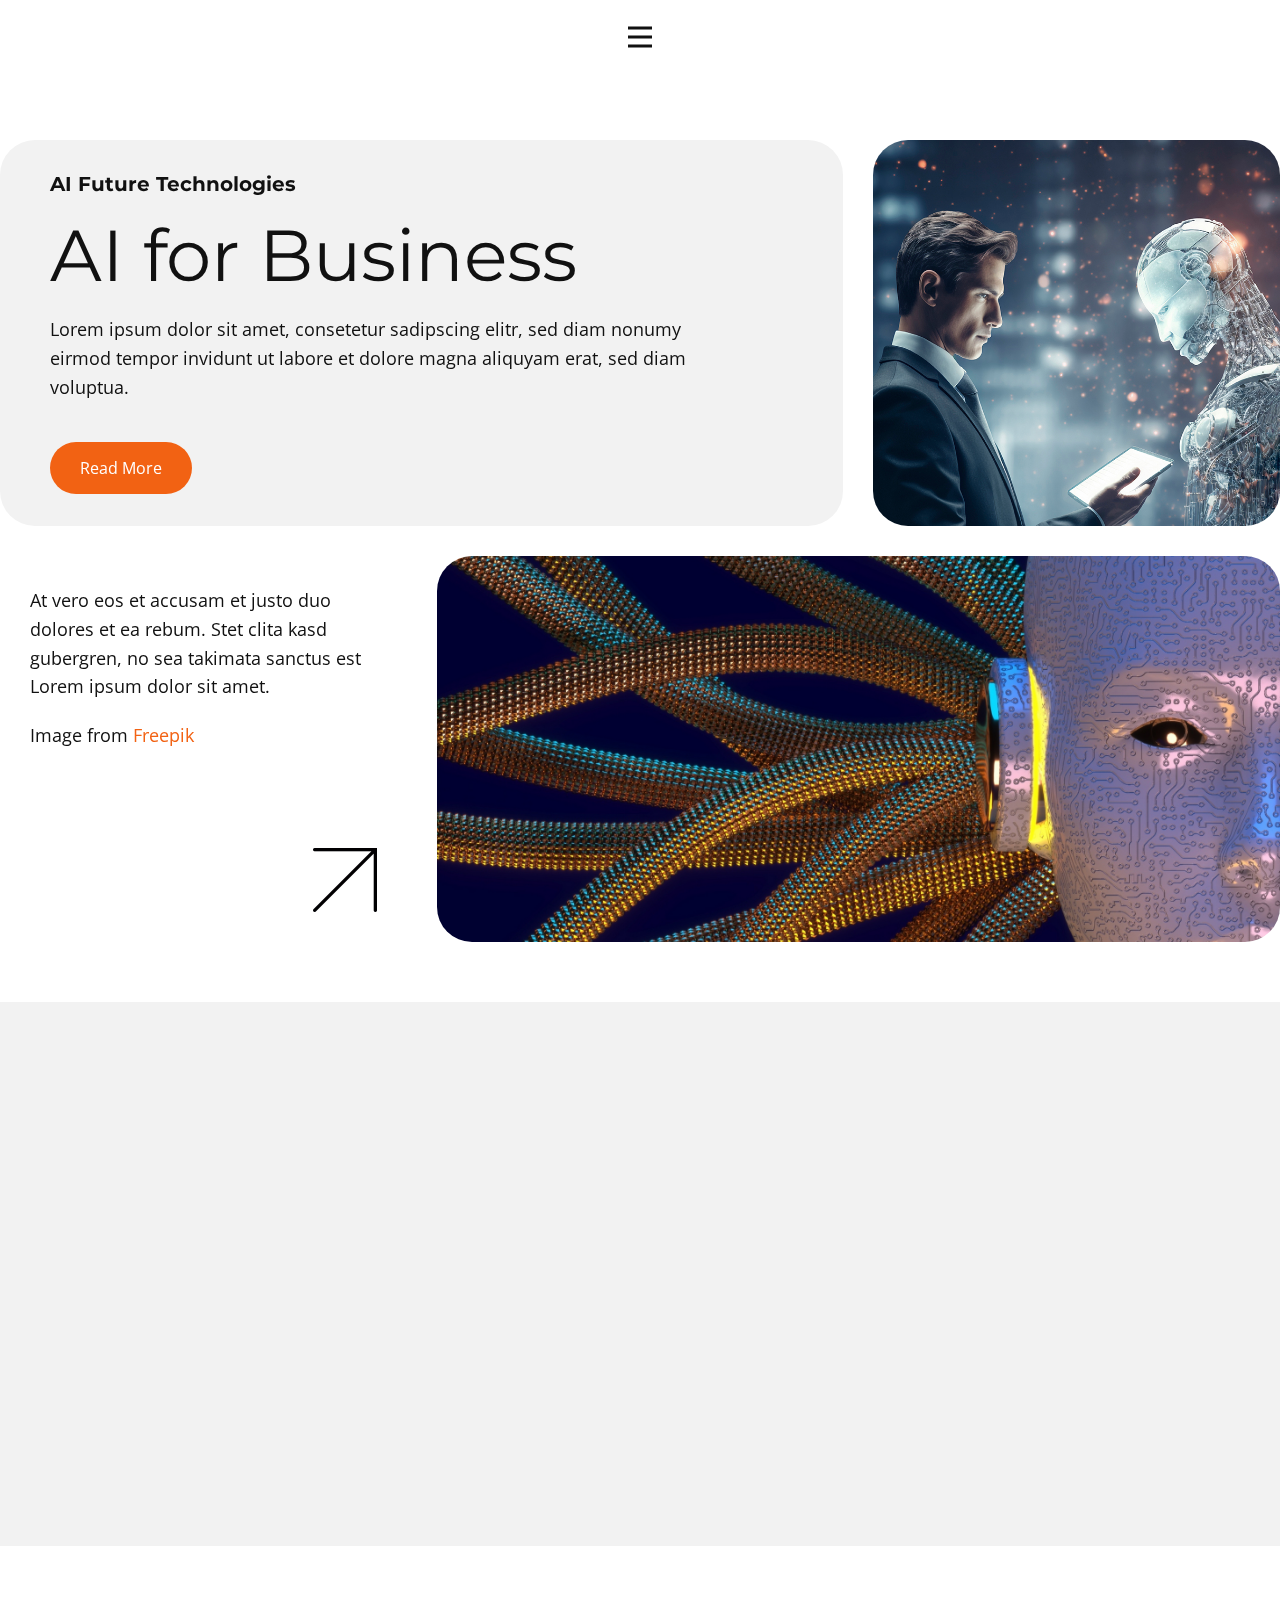
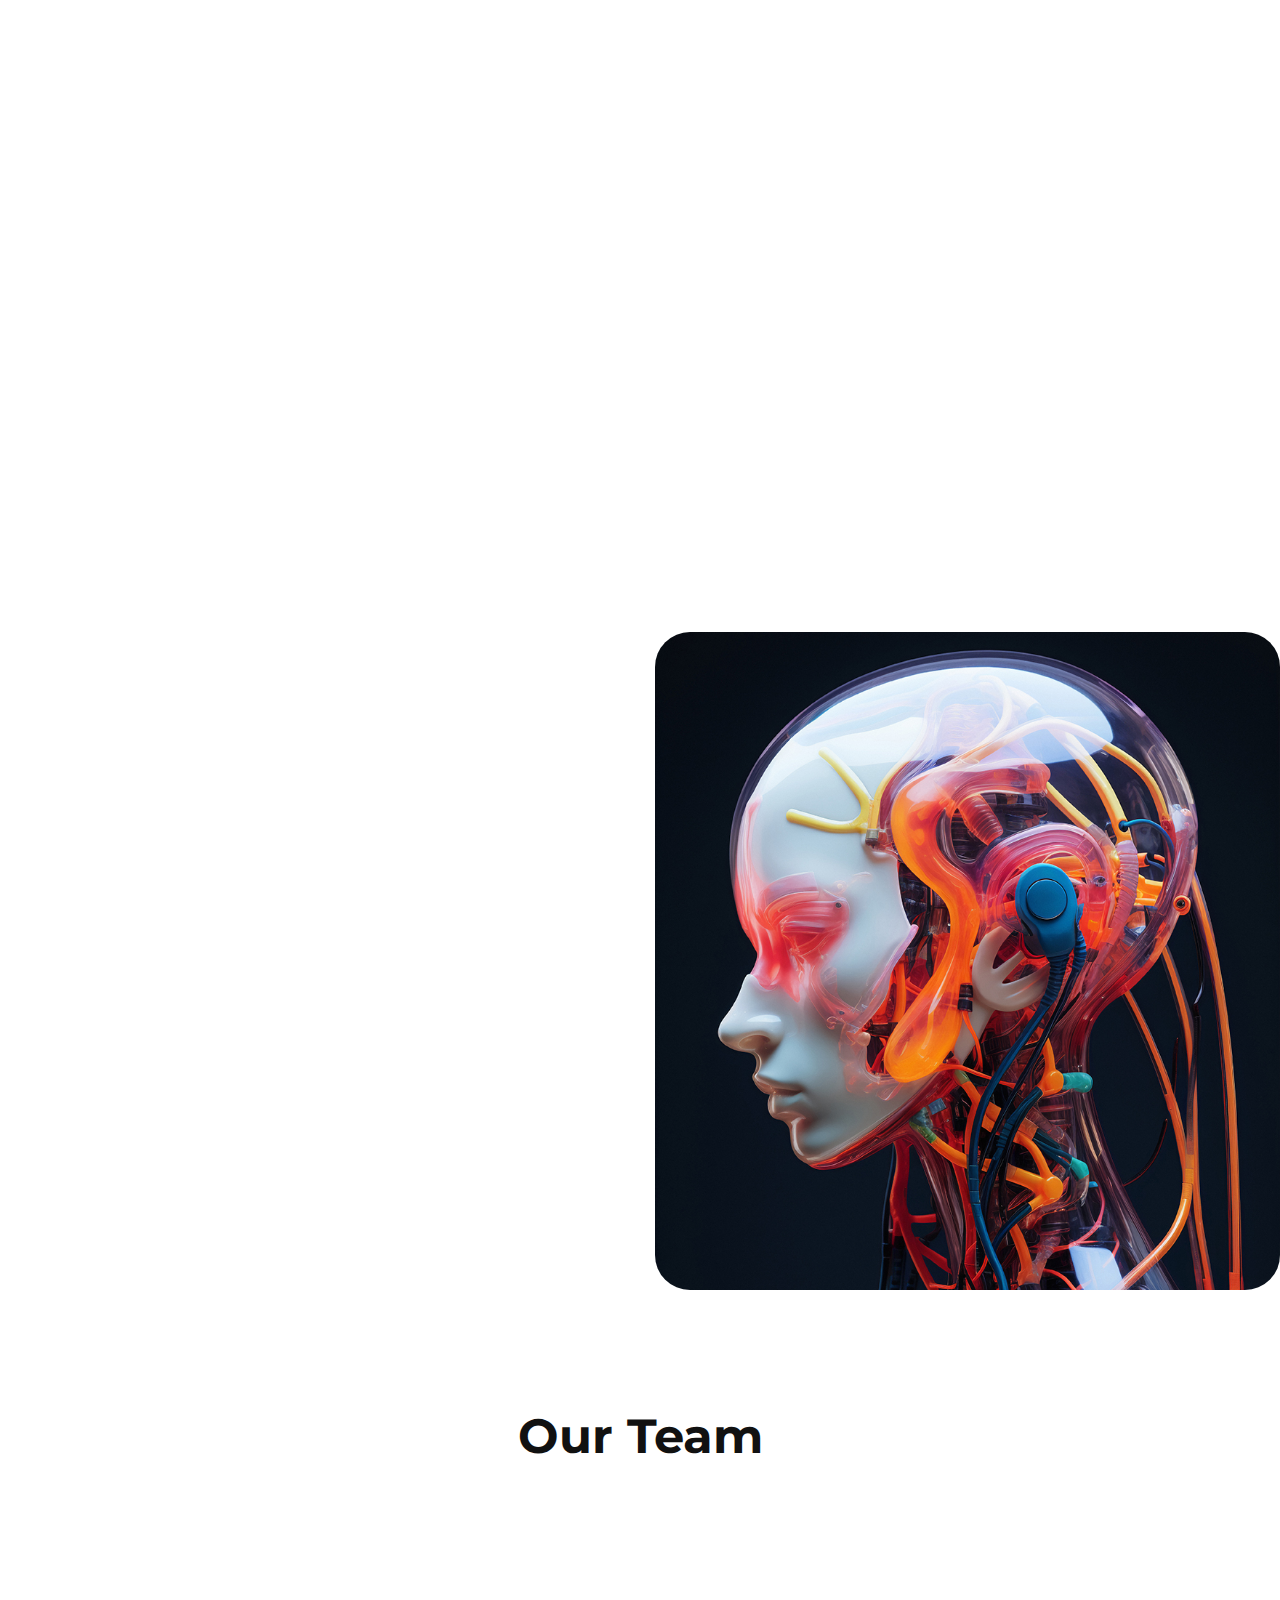
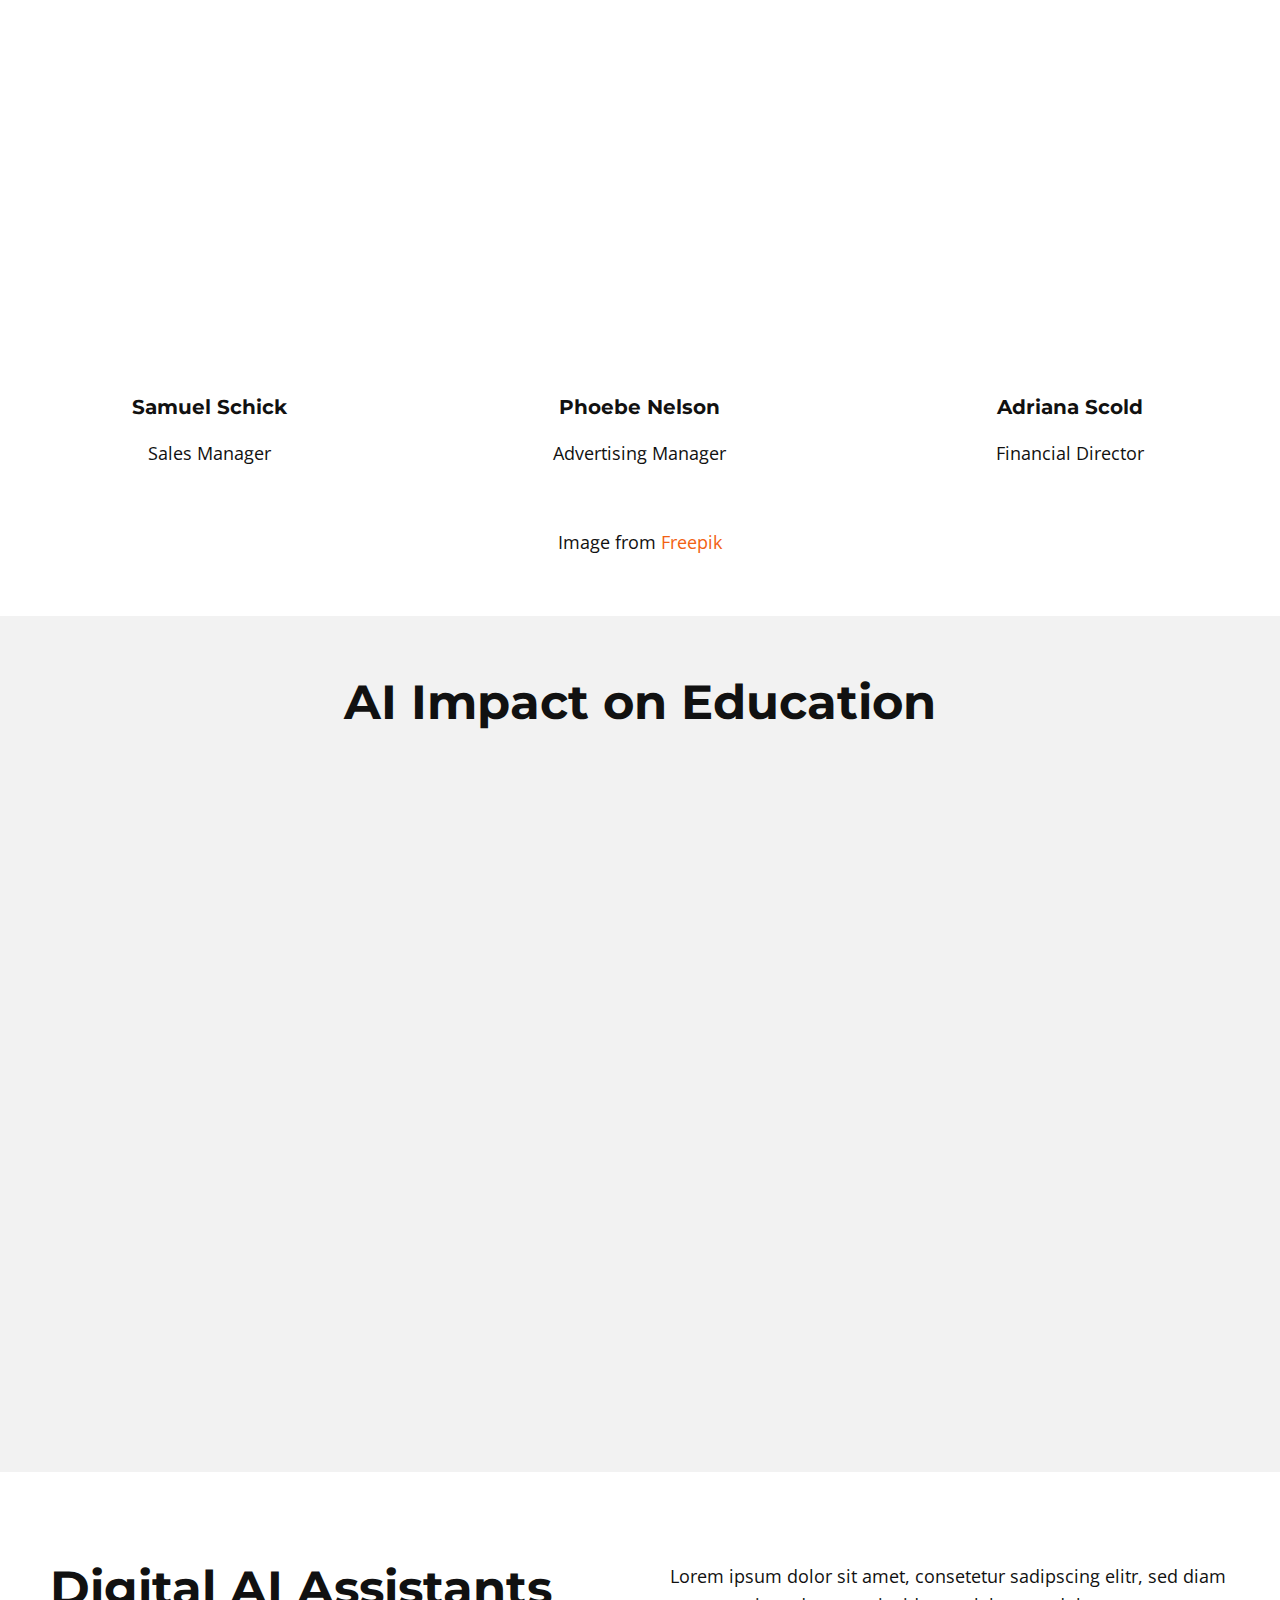
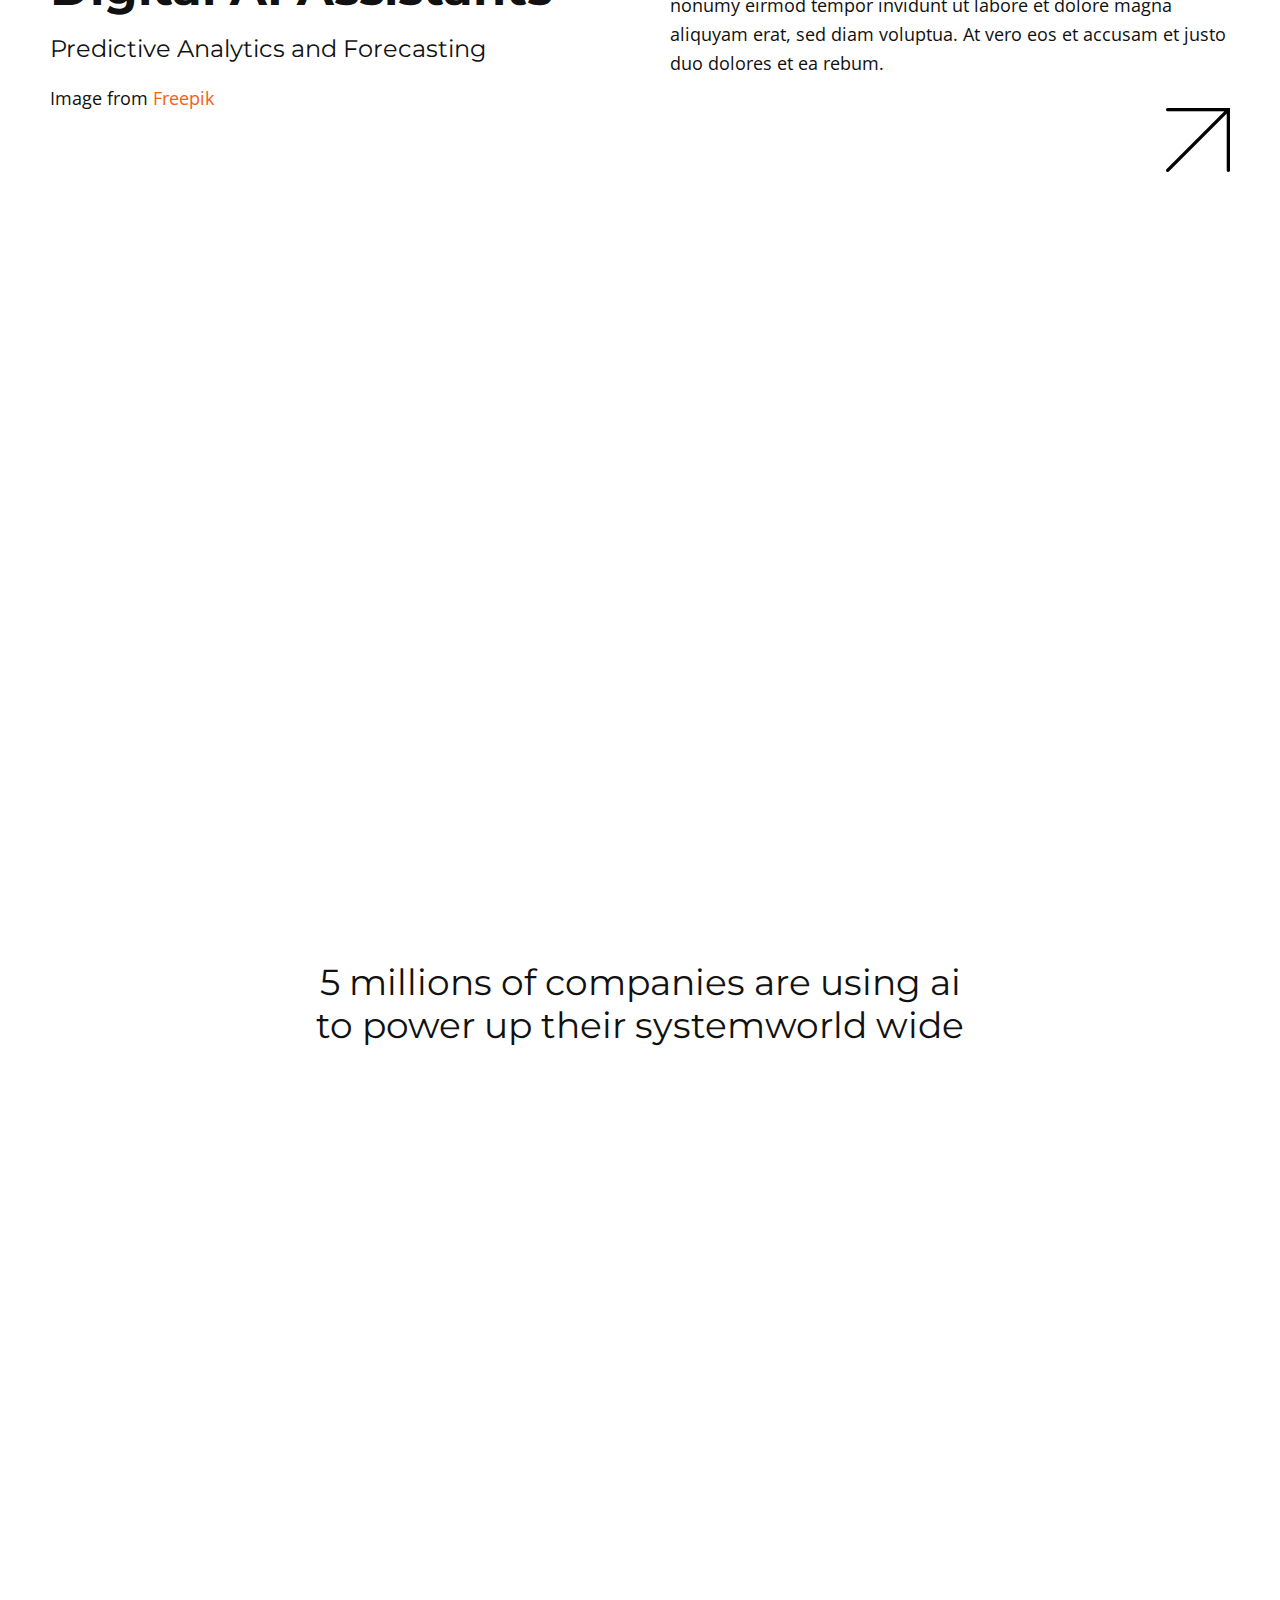
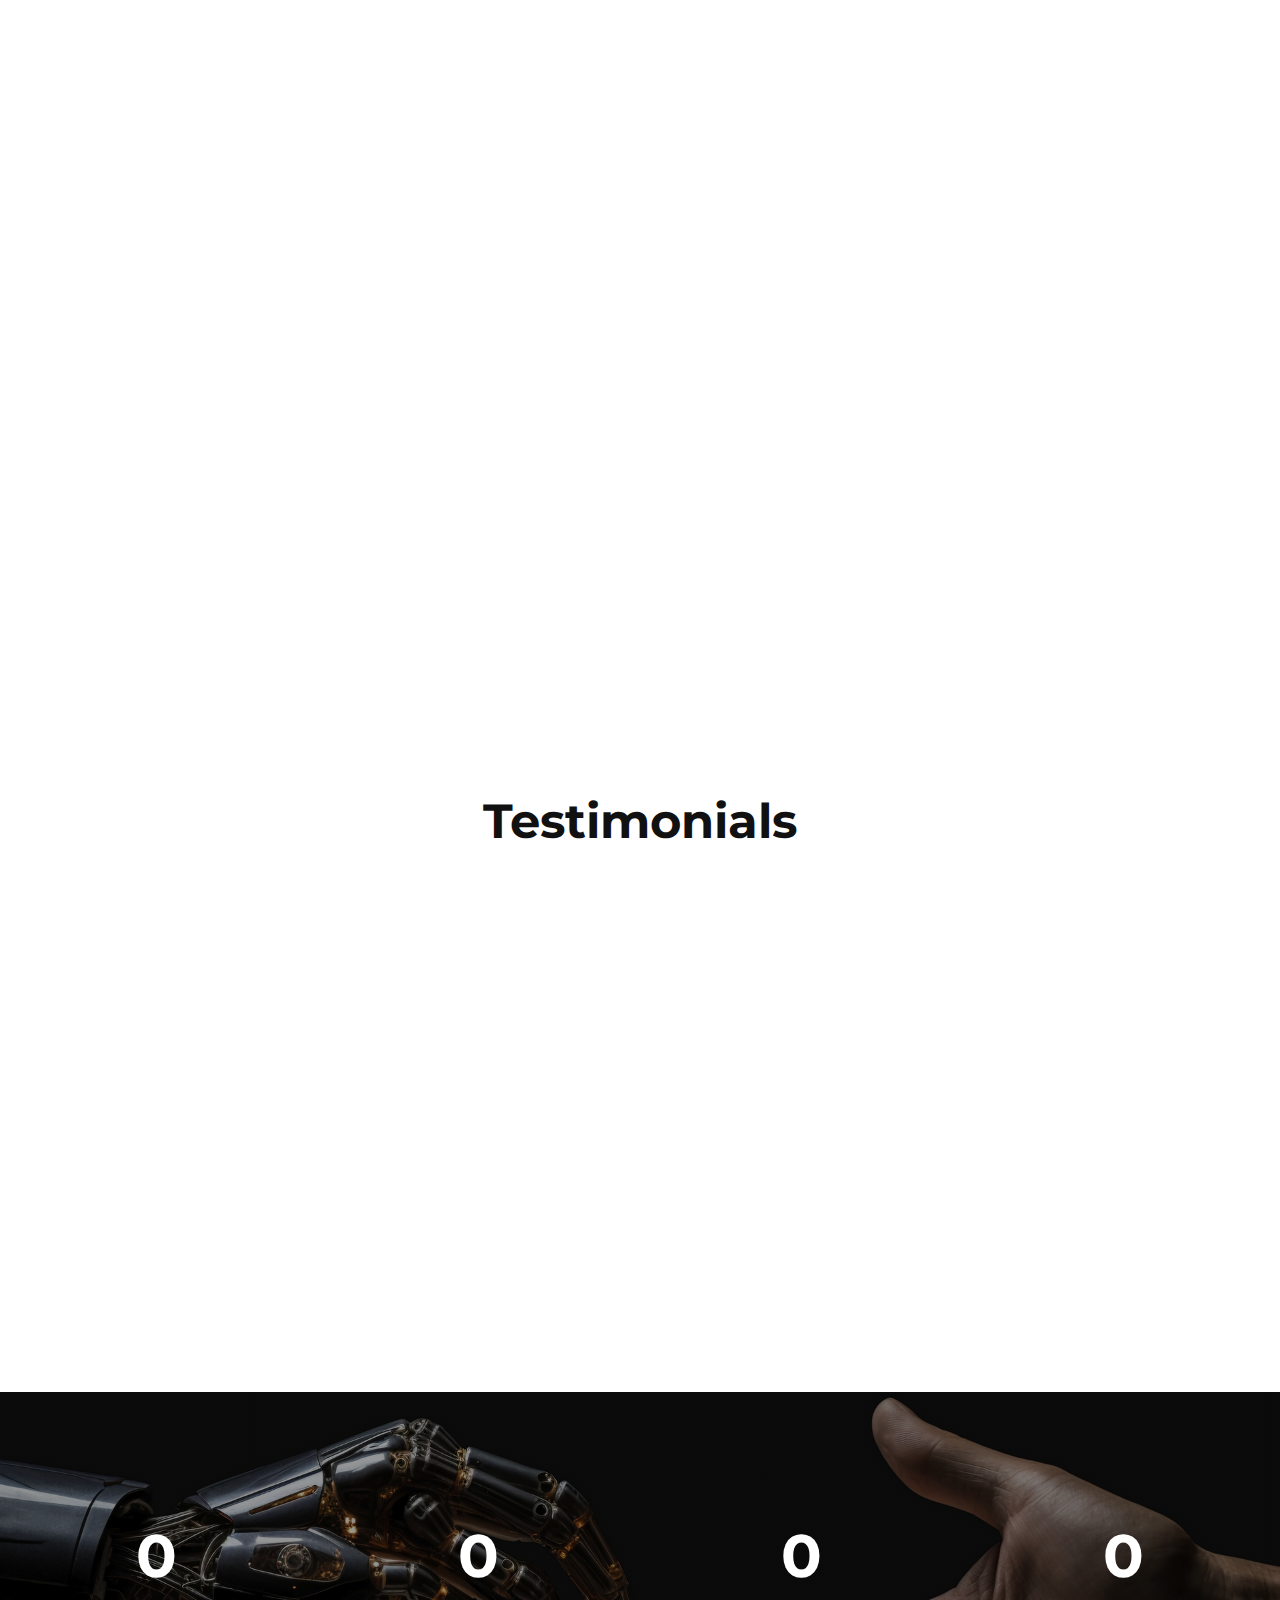
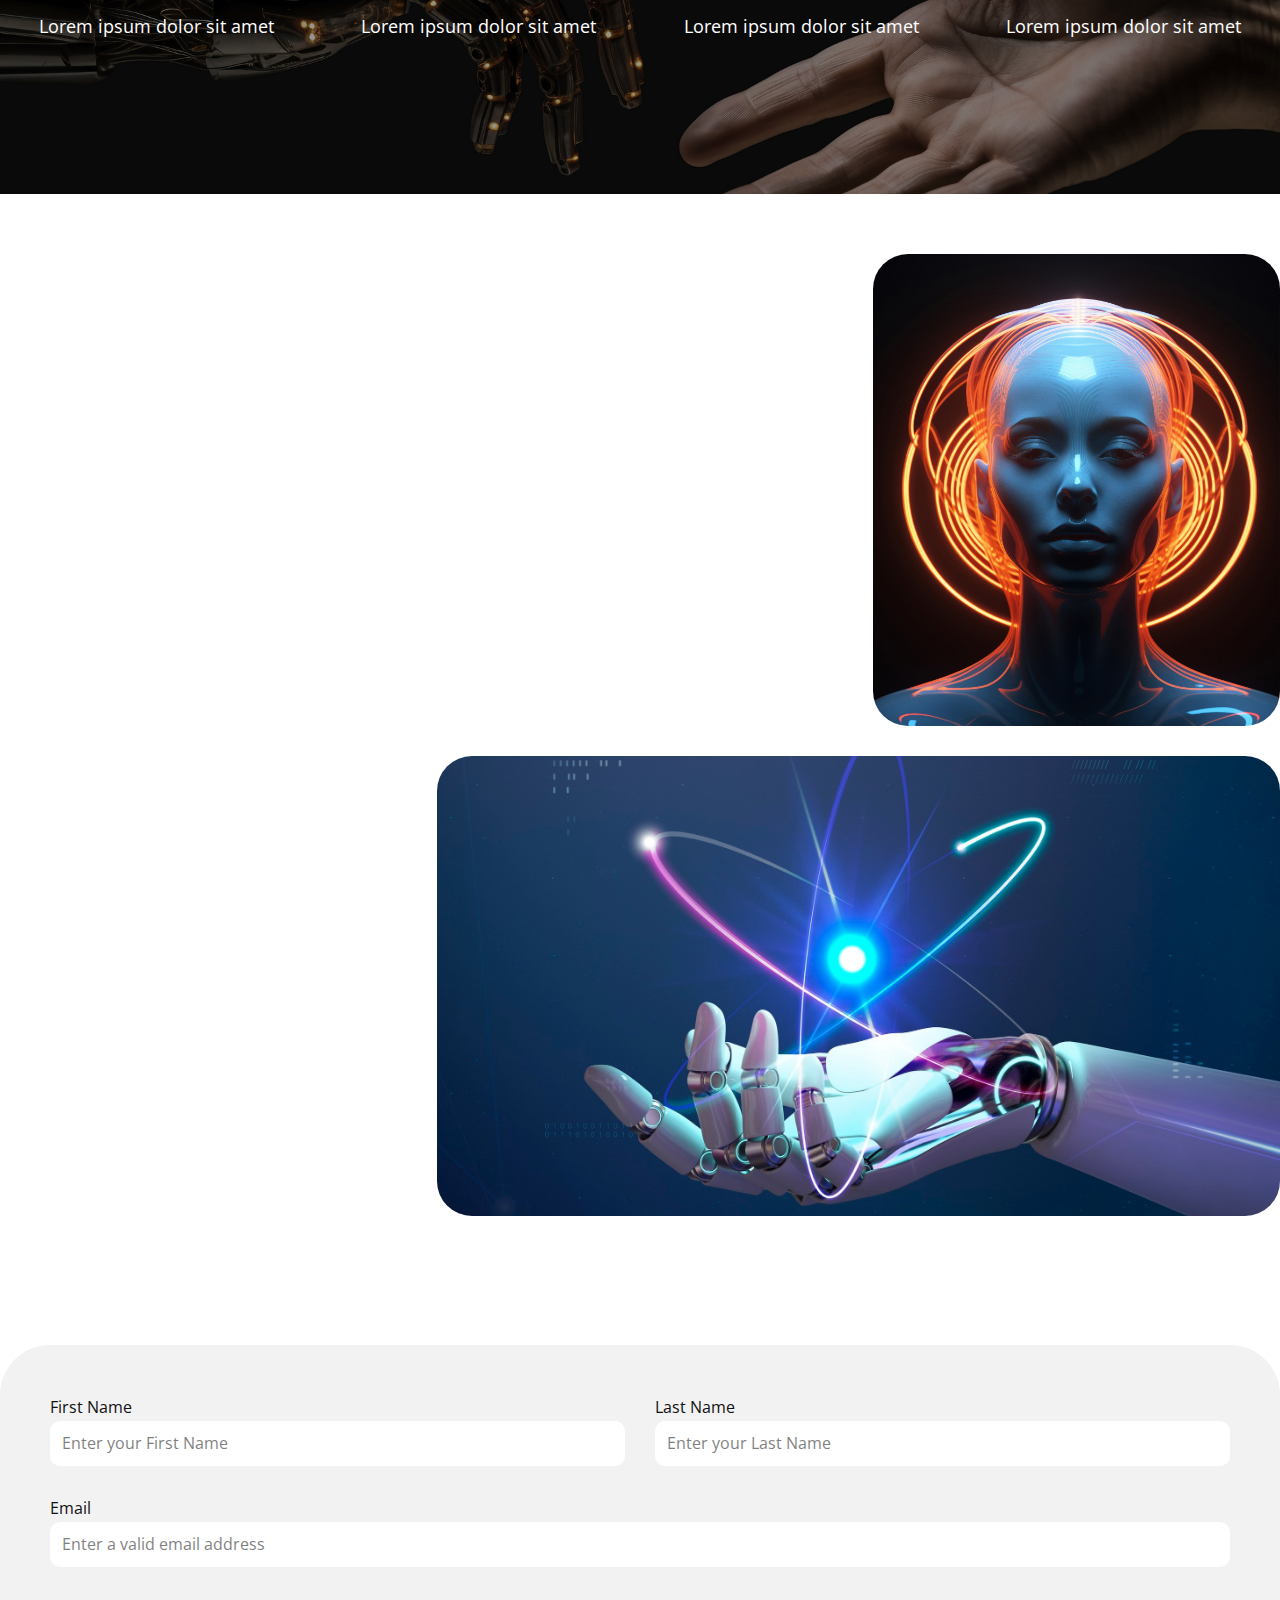
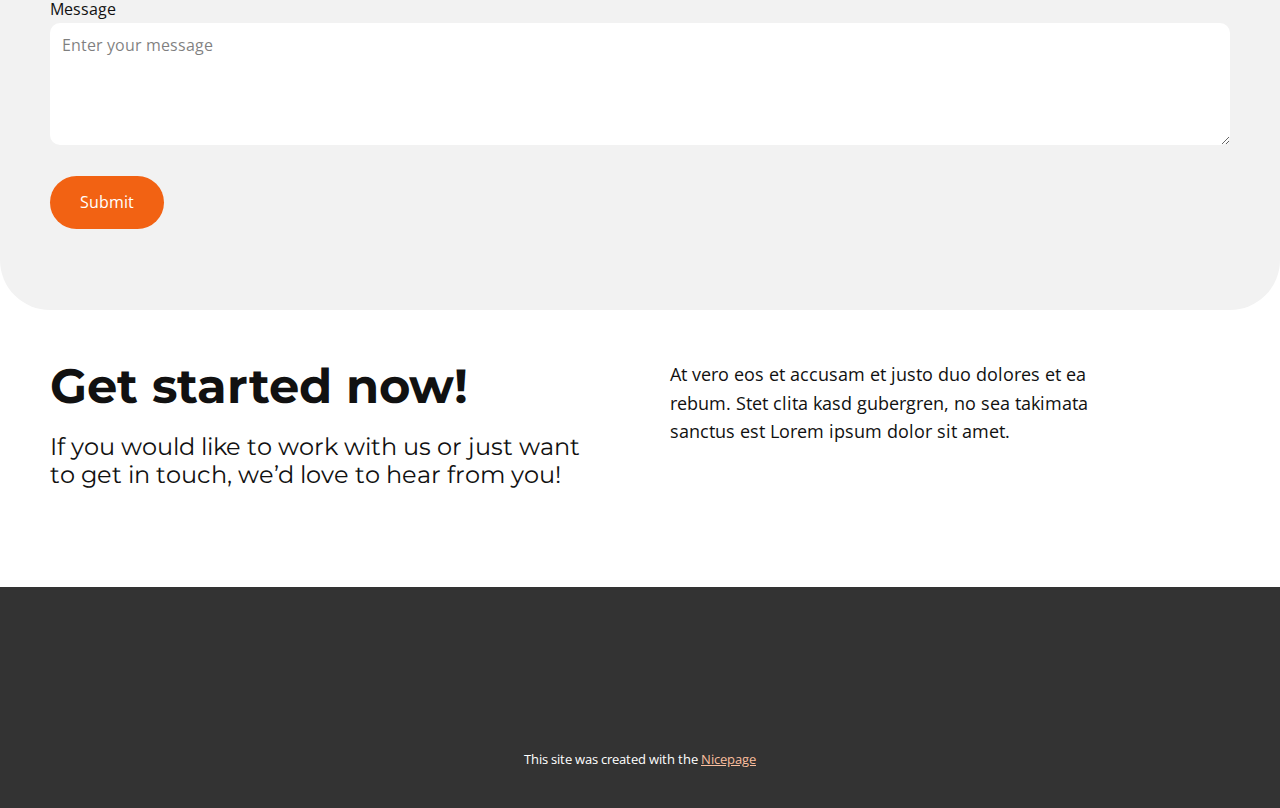
<file: Site2/Landing.html>
<!DOCTYPE html>
<html style="font-size: 16px;" lang="en"><head>
    <meta name="viewport" content="width=device-width, initial-scale=1.0">
    <meta charset="utf-8">
    <meta name="keywords" content="​AI for Business, ​Neuro Vision, Our Team​, ​AI Impact on Education, ​Digital AI Assistants, Testimonials​, Our Contact, ​Get started now!">
    <meta name="description" content="">
    <title>Landing</title>
    <link rel="stylesheet" href="nicepage.css" media="screen">
<link rel="stylesheet" href="Landing.css" media="screen">
    <script class="u-script" type="text/javascript" src="jquery.js" defer=""></script>
    <script class="u-script" type="text/javascript" src="nicepage.js" defer=""></script>
    <meta name="generator" content="Nicepage 7.6.2, nicepage.com">
    <meta name="referrer" content="origin">
    
    
    
    
    
    
    
    
    
    
    
    
    
    
    
    <link id="u-theme-google-font" rel="stylesheet" href="https://fonts.googleapis.com/css?family=Roboto:100,100i,300,300i,400,400i,500,500i,700,700i,900,900i|Open+Sans:300,300i,400,400i,500,500i,600,600i,700,700i,800,800i">
    <link id="u-page-google-font" rel="stylesheet" href="https://fonts.googleapis.com/css?family=Montserrat:100,100i,200,200i,300,300i,400,400i,500,500i,600,600i,700,700i,800,800i,900,900i">
    <script type="application/ld+json">{
		"@context": "http://schema.org",
		"@type": "Organization",
		"name": ""
}</script>
    <meta name="theme-color" content="#f26213">
    <meta property="og:title" content="Landing">
    <meta property="og:type" content="website">
  <meta data-intl-tel-input-cdn-path="intlTelInput/"></head>
  <body data-path-to-root="./" data-include-products="false" class="u-body u-xl-mode" data-lang="en"><header class="u-clearfix u-container-align-center u-header u-header" id="sec-654e"><div class="u-clearfix u-sheet u-sheet-1">
        <nav class="u-menu u-menu-hamburger u-offcanvas u-menu-1" data-responsive-from="XL">
          <div class="menu-collapse" style="font-size: 1rem; letter-spacing: 0px;">
            <a class="u-button-style u-custom-left-right-menu-spacing u-custom-padding-bottom u-custom-text-active-color u-custom-text-hover-color u-custom-top-bottom-menu-spacing u-hamburger-link u-nav-link u-text-active-palette-1-base u-text-hover-palette-2-base" href="#">
              <svg class="u-svg-link" viewBox="0 0 24 24"><use xlink:href="#menu-hamburger"></use></svg>
              <svg class="u-svg-content" version="1.1" id="menu-hamburger" viewBox="0 0 16 16" x="0px" y="0px" xmlns:xlink="http://www.w3.org/1999/xlink" xmlns="http://www.w3.org/2000/svg"><g><rect y="1" width="16" height="2"></rect><rect y="7" width="16" height="2"></rect><rect y="13" width="16" height="2"></rect>
</g></svg>
            </a>
          </div>
          <div class="u-nav-container">
            <ul class="u-nav u-unstyled u-nav-1"><li class="u-nav-item"><a class="u-button-style u-nav-link u-text-active-palette-1-base u-text-hover-grey-40" href="./" style="padding: 10px 20px;">Home</a>
</li><li class="u-nav-item"><a class="u-button-style u-nav-link u-text-active-palette-1-base u-text-hover-grey-40" href="Landing.html" style="padding: 10px 20px;">Landing</a>
</li><li class="u-nav-item"><a class="u-button-style u-nav-link u-text-active-palette-1-base u-text-hover-grey-40" href="Portfolio-Page.html" style="padding: 10px 20px;">Portfolio Page</a>
</li><li class="u-nav-item"><a class="u-button-style u-nav-link u-text-active-palette-1-base u-text-hover-grey-40" href="About.html" style="padding: 10px 20px;">About</a>
</li><li class="u-nav-item"><a class="u-button-style u-nav-link u-text-active-palette-1-base u-text-hover-grey-40" href="Contact.html" style="padding: 10px 20px;">Contact</a>
</li><li class="u-nav-item"><a class="u-button-style u-nav-link u-text-active-palette-1-base u-text-hover-grey-40" href="Page-1.html" style="padding: 10px 20px;">Page 1</a>
</li></ul>
          </div>
          <div class="u-nav-container-collapse">
            <div class="u-black u-container-style u-inner-container-layout u-opacity u-opacity-95 u-sidenav">
              <div class="u-inner-container-layout u-sidenav-overflow">
                <div class="u-menu-close"></div>
                <ul class="u-align-center u-nav u-popupmenu-items u-unstyled u-nav-2"><li class="u-nav-item"><a class="u-button-style u-nav-link" href="./">Home</a>
</li><li class="u-nav-item"><a class="u-button-style u-nav-link" href="Landing.html">Landing</a>
</li><li class="u-nav-item"><a class="u-button-style u-nav-link" href="Portfolio-Page.html">Portfolio Page</a>
</li><li class="u-nav-item"><a class="u-button-style u-nav-link" href="About.html">About</a>
</li><li class="u-nav-item"><a class="u-button-style u-nav-link" href="Contact.html">Contact</a>
</li><li class="u-nav-item"><a class="u-button-style u-nav-link" href="Page-1.html">Page 1</a>
</li></ul>
              </div>
            </div>
            <div class="u-black u-menu-overlay u-opacity u-opacity-70"></div>
          </div>
          <style class="menu-style">@media (max-width: 1139px) {
                    [data-responsive-from="LG"] .u-nav-container {
                        display: none;
                    }
                    [data-responsive-from="LG"] .menu-collapse {
                        display: block;
                    }
                }</style>
        </nav>
      </div></header>
    <section class="u-clearfix u-valign-middle u-section-1" id="sec-7e2e">
      <div class="data-layout-selected u-clearfix u-expanded-width u-gutter-30 u-layout-wrap u-layout-wrap-1">
        <div class="u-gutter-0 u-layout">
          <div class="u-layout-col">
            <div class="u-size-30">
              <div class="u-layout-row">
                <div class="u-container-style u-grey-5 u-layout-cell u-radius u-shape-round u-size-40 u-layout-cell-1" data-animation-name="flipIn" data-animation-duration="3000" data-animation-delay="0" data-animation-direction="X">
                  <div class="u-container-layout u-valign-middle u-container-layout-1">
                    <h5 class="u-text u-text-default u-text-1"> AI Future Technologies</h5>
                    <h1 class="u-text u-text-default u-text-2"> AI for Business</h1>
                    <p class="u-text u-text-3"> Lorem ipsum dolor sit amet, consetetur sadipscing elitr, sed diam nonumy eirmod tempor invidunt ut labore et dolore magna aliquyam erat, sed diam voluptua.</p>
                    <a href="#" class="u-btn u-button-style u-btn-1">Read More<br>
                    </a>
                  </div>
                </div>
                <div class="u-container-style u-image u-image-round u-layout-cell u-radius u-size-20 u-image-1" data-image-width="771" data-image-height="1156">
                  <div class="u-container-layout u-container-layout-2"></div>
                </div>
              </div>
            </div>
            <div class="u-size-30">
              <div class="u-layout-row">
                <div class="u-container-style u-layout-cell u-size-20 u-layout-cell-3" data-animation-name="flipIn" data-animation-duration="3000" data-animation-delay="0" data-animation-direction="X">
                  <div class="u-container-layout u-valign-bottom-lg u-valign-bottom-md u-valign-bottom-xl u-valign-top-sm u-valign-top-xs u-container-layout-3">
                    <p class="u-text u-text-default u-text-4"> At vero eos et accusam et justo duo dolores et ea rebum. Stet clita kasd gubergren, no sea takimata sanctus est Lorem ipsum dolor sit amet.</p>
                    <p class="u-text u-text-default u-text-5">Image from <a href="freepik.com" class="u-active-none u-border-none u-btn u-button-link u-button-style u-hover-none u-none u-text-palette-1-base u-btn-2">Freepik</a>
                    </p>
                    <span class="u-file-icon u-icon u-icon-1"><img src="images/20959.png" alt=""></span>
                  </div>
                </div>
                <div class="u-container-style u-image u-image-round u-layout-cell u-radius u-size-40 u-image-2" data-image-width="2000" data-image-height="1500">
                  <div class="u-container-layout u-container-layout-4"></div>
                </div>
              </div>
            </div>
          </div>
        </div>
      </div>
    </section>
    <section class="u-clearfix u-container-align-center u-grey-5 u-valign-middle-lg u-valign-middle-xl u-valign-middle-xs u-section-2" id="sec-ed4f">
      <div class="u-expanded-width u-list u-list-1">
        <div class="u-repeater u-repeater-1">
          <div class="u-container-align-center u-container-style u-list-item u-radius u-repeater-item u-shape-round u-white u-list-item-1" data-animation-name="flipIn" data-animation-duration="1000" data-animation-direction="X">
            <div class="u-container-layout u-similar-container u-valign-middle u-container-layout-1">
              <span class="u-align-center u-file-icon u-icon u-icon-1"><img src="images/8637218.png" alt=""></span>
              <h5 class="u-align-center u-text u-text-default-sm u-text-default-xs u-text-1"> Automation</h5>
              <p class="u-align-center u-text u-text-2"> Stet clita kasd gubergren, no sea takimata sanctus est Lorem ipsum dolor sit amet.</p>
            </div>
          </div>
          <div class="u-container-align-center u-container-style u-list-item u-radius u-repeater-item u-shape-round u-white u-list-item-2" data-animation-name="flipIn" data-animation-duration="3000" data-animation-delay="0" data-animation-direction="X">
            <div class="u-container-layout u-similar-container u-valign-middle u-container-layout-2">
              <span class="u-align-center u-file-icon u-icon u-icon-2"><img src="images/1304170.png" alt=""></span>
              <h5 class="u-align-center u-text u-text-default-sm u-text-default-xs u-text-3"> Optimization</h5>
              <p class="u-align-center u-text u-text-4"> Stet clita kasd gubergren, no sea takimata sanctus est Lorem ipsum dolor sit amet.</p>
            </div>
          </div>
          <div class="u-container-align-center u-container-style u-list-item u-radius u-repeater-item u-shape-round u-white u-list-item-3" data-animation-name="flipIn" data-animation-duration="1000" data-animation-direction="X">
            <div class="u-container-layout u-similar-container u-valign-middle u-container-layout-3">
              <span class="u-align-center u-file-icon u-icon u-icon-3"><img src="images/4944569.png" alt=""></span>
              <h5 class="u-align-center u-text u-text-default-sm u-text-default-xs u-text-5"> Insights</h5>
              <p class="u-align-center u-text u-text-6"> Stet clita kasd gubergren, no sea takimata sanctus est Lorem ipsum dolor sit amet.</p>
            </div>
          </div>
        </div>
      </div>
    </section>
    <section class="skrollable u-clearfix u-image u-parallax u-section-3" id="sec-6acf">
      <div class="u-clearfix u-sheet u-sheet-1"></div>
    </section>
    <section class="u-clearfix u-valign-middle u-section-4" id="sec-0cc5">
      <div class="data-layout-selected u-clearfix u-expanded-width u-gutter-30 u-layout-wrap u-layout-wrap-1">
        <div class="u-layout">
          <div class="u-layout-row">
            <div class="u-container-style u-grey-5 u-layout-cell u-radius u-shape-round u-size-30 u-layout-cell-1" data-animation-name="flipIn" data-animation-duration="3000" data-animation-delay="0" data-animation-direction="X">
              <div class="u-container-layout u-valign-bottom u-container-layout-1">
                <h2 class="u-text u-text-default u-text-1"> Neuro Vision</h2>
                <h4 class="u-text u-text-2"> AI-based Image Recognition and Analysis System</h4>
                <p class="u-text u-text-3"> At vero eos et accusam et justo duo dolores et ea rebum. Stet clita kasd gubergren, no sea takimata sanctus est Lorem ipsum dolor sit amet.</p>
                <h6 class="u-text u-text-default u-text-4">creative portfolio<br>May 2024<br>
                </h6>
              </div>
            </div>
            <div class="u-container-style u-gradient u-image u-layout-cell u-radius u-shape-round u-size-30 u-image-1" data-image-width="860" data-image-height="1290">
              <div class="u-container-layout u-container-layout-2"></div>
            </div>
          </div>
        </div>
      </div>
    </section>
    <section class="u-align-center u-clearfix u-container-align-center u-valign-middle-lg u-valign-middle-md u-valign-middle-sm u-valign-middle-xl u-section-5" id="sec-d340">
      <h2 class="u-align-center u-text u-text-default u-text-1">Our Team </h2>
      <div class="u-expanded-width u-list u-list-1">
        <div class="u-repeater u-repeater-1">
          <div class="u-align-center u-container-align-center u-container-style u-list-item u-repeater-item">
            <div class="u-container-layout u-similar-container u-valign-top u-container-layout-1">
              <img alt="" class="u-expanded-width u-image u-image-round u-radius u-image-1" data-image-width="626" data-image-height="417" src="images/happy-man-with-long-thick-ginger-beard-has-friendly-smile_273609-16616.jpg" data-animation-name="flipIn" data-animation-duration="1000" data-animation-direction="X">
              <h5 class="u-text u-text-2">Samuel Schick</h5>
              <p class="u-text u-text-3">Sales Manager</p>
            </div>
          </div>
          <div class="u-align-center u-container-align-center u-container-style u-list-item u-repeater-item">
            <div class="u-container-layout u-similar-container u-valign-top u-container-layout-2">
              <img alt="" class="custom-expanded u-expanded-width u-image u-image-round u-radius u-image-2" data-image-width="626" data-image-height="417" src="images/pretty-smiling-joyfully-female-with-fair-hair-dressed-casually-looking-with-satisfaction_176420-15187.jpg" data-animation-name="flipIn" data-animation-duration="3000" data-animation-delay="0" data-animation-direction="X">
              <h5 class="u-text u-text-4">Phoebe Nelson</h5>
              <p class="u-text u-text-5">Advertising Manager</p>
            </div>
          </div>
          <div class="u-align-center u-container-align-center u-container-style u-list-item u-repeater-item">
            <div class="u-container-layout u-similar-container u-valign-top u-container-layout-3">
              <img alt="" class="u-expanded-width u-image u-image-round u-radius u-image-3" data-image-width="626" data-image-height="417" src="images/woman4.jpg" data-animation-name="flipIn" data-animation-duration="1000" data-animation-direction="X">
              <h5 class="u-text u-text-6">Adriana Scold</h5>
              <p class="u-text u-text-7">Financial Director</p>
            </div>
          </div>
        </div>
      </div>
      <p class="u-align-center u-text u-text-default u-text-8">Image from <a href="freepik.com" class="u-active-none u-border-none u-btn u-button-link u-button-style u-hover-none u-none u-text-palette-1-base u-btn-1">Freepik</a>
        <br>
      </p>
    </section>
    <section class="u-clearfix u-grey-5 u-section-6" id="sec-d06e">
      <h2 class="u-align-center u-text u-text-default u-text-1"> AI Impact on Education</h2>
      <div class="u-expanded-width u-list u-list-1">
        <div class="u-repeater u-repeater-1">
          <div class="u-container-style u-list-item u-radius u-repeater-item u-shape-round u-white u-list-item-1" data-animation-name="flipIn" data-animation-duration="3000" data-animation-delay="0" data-animation-direction="X">
            <div class="u-container-layout u-similar-container u-container-layout-1">
              <span class="u-align-left u-file-icon u-icon u-icon-rounded u-palette-1-base u-radius u-text-white u-icon-1"><img src="images/3483127-d1c058cb.png" alt=""></span>
              <h5 class="u-align-left u-text u-text-default u-text-2"> Future-Ready AI Agency</h5>
              <p class="u-align-left u-text u-text-3"> At vero eos et accusam et justo duo dolores et ea rebum. Stet clita kasd gubergren, no sea takimata sanctus est Lorem ipsum dolor sit amet.</p>
            </div>
          </div>
          <div class="u-container-style u-list-item u-radius u-repeater-item u-shape-round u-white u-list-item-2" data-animation-name="flipIn" data-animation-duration="1000" data-animation-direction="X">
            <div class="u-container-layout u-similar-container u-container-layout-2">
              <span class="u-align-left u-file-icon u-icon u-icon-rounded u-palette-1-base u-radius u-text-white u-icon-2"><img src="images/8593364-08248f1e.png" alt=""></span>
              <h5 class="u-align-left u-text u-text-default u-text-4"> AI-Powered Agencies</h5>
              <p class="u-align-left u-text u-text-5"> At vero eos et accusam et justo duo dolores et ea rebum. Stet clita kasd gubergren, no sea takimata sanctus est Lorem ipsum dolor sit amet.</p>
            </div>
          </div>
          <div class="u-container-style u-list-item u-radius u-repeater-item u-shape-round u-white u-list-item-3" data-animation-name="flipIn" data-animation-duration="1000" data-animation-direction="X">
            <div class="u-container-layout u-similar-container u-container-layout-3">
              <span class="u-align-left u-file-icon u-icon u-icon-rounded u-palette-1-base u-radius u-text-white u-icon-3"><img src="images/2591945-7b224637.png" alt=""></span>
              <h5 class="u-align-left u-text u-text-default u-text-6"> AI Agency Solutions</h5>
              <p class="u-align-left u-text u-text-7"> At vero eos et accusam et justo duo dolores et ea rebum. Stet clita kasd gubergren, no sea takimata sanctus est Lorem ipsum dolor sit amet.</p>
            </div>
          </div>
        </div>
      </div>
    </section>
    <section class="skrollable u-clearfix u-container-align-center u-valign-top-md u-valign-top-sm u-valign-top-xs u-section-7" id="sec-644e">
      <div class="data-layout-selected u-clearfix u-expanded-width u-layout-wrap u-layout-wrap-1">
        <div class="u-layout">
          <div class="u-layout-row">
            <div class="u-container-align-left u-container-style u-layout-cell u-size-30 u-layout-cell-1">
              <div class="u-container-layout u-valign-top u-container-layout-1">
                <h2 class="u-align-left u-text u-text-1"> Digital AI Assistants</h2>
                <h4 class="u-align-left u-text u-text-2"> Predictive Analytics and Forecasting</h4>
                <p class="u-align-left u-text u-text-3">Image from <a href="freepik.com" class="u-active-none u-border-none u-btn u-button-link u-button-style u-hover-none u-none u-text-palette-1-base u-btn-1">Freepik</a>
                  <br>
                </p>
              </div>
            </div>
            <div class="u-container-style u-layout-cell u-size-30 u-layout-cell-2">
              <div class="u-container-layout u-valign-bottom u-container-layout-2">
                <p class="u-align-left u-text u-text-4"> Lorem ipsum dolor sit amet, consetetur sadipscing elitr, sed diam nonumy eirmod tempor invidunt ut labore et dolore magna aliquyam erat, sed diam voluptua. At vero eos et accusam et justo duo dolores et ea rebum.</p>
                <span class="u-align-left u-file-icon u-icon u-icon-1"><img src="images/20959.png" alt=""></span>
              </div>
            </div>
          </div>
        </div>
      </div>
      <div class="skrollable u-container-style u-expanded-width u-gradient u-group u-image u-parallax u-radius u-shape-round u-image-1" data-image-width="2902" data-image-height="1632">
        <div class="u-container-layout u-container-layout-3"></div>
      </div>
    </section>
    <section class="u-align-center u-clearfix u-container-align-center u-valign-bottom-sm u-valign-bottom-xs u-section-8" id="sec-9278">
      <h3 class="u-align-center u-text u-text-1"> 5 millions of companies are using ai to power up their systemworld wide</h3>
      <div class="u-expanded-width u-list u-list-1">
        <div class="u-repeater u-repeater-1">
          <div class="u-container-align-center u-container-style u-grey-5 u-list-item u-radius u-repeater-item u-shape-round u-list-item-1" data-animation-name="flipIn" data-animation-duration="1000" data-animation-direction="X">
            <div class="u-container-layout u-similar-container u-valign-middle u-container-layout-1">
              <img class="u-image u-image-contain u-image-default u-image-1" src="images/logo4.png" alt="" data-image-width="274" data-image-height="131">
              <h5 class="u-align-center u-text u-text-default u-text-2">Ogie</h5>
              <p class="u-align-center u-text u-text-default u-text-3"> Stet clita kasd gubergren, no sea takimata sanctus est Lorem ipsum dolor sit amet.</p>
            </div>
          </div>
          <div class="u-container-align-center u-container-style u-grey-5 u-list-item u-radius u-repeater-item u-shape-round u-list-item-2" data-animation-name="flipIn" data-animation-duration="1000" data-animation-direction="X">
            <div class="u-container-layout u-similar-container u-valign-middle u-container-layout-2">
              <img class="u-image u-image-contain u-image-default u-image-2" src="images/logo5.png" alt="" data-image-width="153" data-image-height="124">
              <h5 class="u-align-center u-text u-text-default u-text-4">Elements</h5>
              <p class="u-align-center u-text u-text-default u-text-5"> Stet clita kasd gubergren, no sea takimata sanctus est Lorem ipsum dolor sit amet.</p>
            </div>
          </div>
          <div class="u-container-align-center u-container-style u-grey-5 u-list-item u-radius u-repeater-item u-shape-round u-list-item-3" data-animation-name="flipIn" data-animation-duration="2000" data-animation-delay="0" data-animation-direction="X">
            <div class="u-container-layout u-similar-container u-valign-middle u-container-layout-3">
              <img class="u-image u-image-contain u-image-default u-image-3" src="images/logo8.png" alt="" data-image-width="401" data-image-height="152">
              <h5 class="u-align-center u-text u-text-default u-text-6">Holistic Lifes<br>
              </h5>
              <p class="u-align-center u-text u-text-default u-text-7"> Stet clita kasd gubergren, no sea takimata sanctus est Lorem ipsum dolor sit amet.</p>
            </div>
          </div>
          <div class="u-container-align-center u-container-style u-grey-5 u-list-item u-radius u-repeater-item u-shape-round u-list-item-4" data-animation-name="flipIn" data-animation-duration="1000" data-animation-direction="X">
            <div class="u-container-layout u-similar-container u-valign-middle u-container-layout-4">
              <img class="u-image u-image-contain u-image-default u-image-4" src="images/logo6.png" alt="" data-image-width="144" data-image-height="184">
              <h5 class="u-align-center u-text u-text-default u-text-8">Brighto</h5>
              <p class="u-align-center u-text u-text-default u-text-9"> Stet clita kasd gubergren, no sea takimata sanctus est Lorem ipsum dolor sit amet.</p>
            </div>
          </div>
        </div>
      </div>
    </section>
    <section class="skrollable u-clearfix u-image u-parallax u-section-9" id="sec-76ff" data-image-width="2700" data-image-height="1736">
      <div class="u-clearfix u-sheet u-sheet-1">
        <div class="u-container-style u-group u-radius u-shape-round u-white u-group-1" data-animation-name="customAnimationIn" data-animation-duration="2000" data-animation-delay="0">
          <div class="u-container-layout u-valign-top u-container-layout-1">
            <h3 class="u-text u-text-default u-text-1"> Future of AI Ethics</h3>
            <p class="u-text u-text-default u-text-2"> At vero eos et accusam et justo duo dolores et ea rebum. Stet clita kasd gubergren, no sea takimata sanctus est Lorem ipsum dolor sit amet.</p>
            <span class="u-file-icon u-icon u-icon-1" data-href="#"><img src="images/20959.png" alt=""></span>
          </div>
        </div>
      </div>
    </section>
    <section class="u-clearfix u-container-align-center u-valign-middle-lg u-valign-middle-md u-valign-middle-sm u-valign-middle-xl u-section-10" id="sec-76fd">
      <h2 class="u-align-center u-text u-text-default u-text-1">Testimonials </h2>
      <div class="u-expanded-width u-list u-list-1">
        <div class="u-repeater u-repeater-1">
          <div class="u-align-center u-container-align-center u-container-style u-grey-5 u-list-item u-radius u-repeater-item u-shape-round u-list-item-1" data-animation-name="flipIn" data-animation-duration="1000" data-animation-direction="X">
            <div class="u-container-layout u-similar-container u-valign-middle u-container-layout-1">
              <p class="u-align-center u-text u-text-2">"Aenean pulvinar dui ornare, feugiat lorem non, ultrices justo. Mauris efficitur, mauris in auctor euismod, quam elit ultrices urna, eget eleifend arcu risus id metus. Maecenas ex enim, mattis eu velit vitae."</p>
              <div alt="" class="u-image u-image-circle u-image-1" src="" data-image-width="206" data-image-height="206"></div>
              <h5 class="u-align-center u-text u-text-3">Mattie Smith</h5>
              <h6 class="u-align-center u-text u-text-4">Chief Accountant</h6>
            </div>
          </div>
          <div class="u-align-center u-container-align-center u-container-style u-grey-5 u-list-item u-radius u-repeater-item u-shape-round u-list-item-2" data-animation-name="flipIn" data-animation-duration="3000" data-animation-delay="0" data-animation-direction="X">
            <div class="u-container-layout u-similar-container u-valign-middle u-container-layout-2">
              <p class="u-align-center u-text u-text-5">"Aenean pulvinar dui ornare, feugiat lorem non, ultrices justo. Mauris efficitur, mauris in auctor euismod, quam elit ultrices urna, eget eleifend arcu risus id metus. Maecenas ex enim, mattis eu velit vitae."</p>
              <div alt="" class="u-image u-image-circle u-image-2" src="" data-image-width="206" data-image-height="206"></div>
              <h5 class="u-align-center u-text u-text-6">Nat Reynolds</h5>
              <h6 class="u-align-center u-text u-text-7">Accountant-auditor</h6>
            </div>
          </div>
        </div>
      </div>
    </section>
    <section class="u-align-center u-clearfix u-container-align-center u-image u-shading u-valign-middle-lg u-valign-middle-xl u-section-11" id="sec-3a1b">
      <div class="u-expanded-width u-list u-list-1">
        <div class="u-repeater u-repeater-1">
          <div class="u-align-center u-container-align-center u-container-style u-list-item u-repeater-item">
            <div class="u-container-layout u-similar-container u-valign-top u-container-layout-1">
              <h3 class="u-align-center u-text u-text-body-alt-color u-text-default u-text-1" data-animation-name="counter" data-animation-event="scroll" data-animation-duration="3000">92</h3>
              <p class="u-align-center u-text u-text-body-alt-color u-text-2">Lorem ipsum dolor sit amet</p>
            </div>
          </div>
          <div class="u-align-center u-container-align-center u-container-style u-list-item u-repeater-item">
            <div class="u-container-layout u-similar-container u-valign-top u-container-layout-2">
              <h3 class="u-align-center u-text u-text-body-alt-color u-text-default u-text-3" data-animation-name="counter" data-animation-event="scroll" data-animation-duration="3000">25</h3>
              <p class="u-align-center u-text u-text-body-alt-color u-text-4">Lorem ipsum dolor sit amet</p>
            </div>
          </div>
          <div class="u-align-center u-container-align-center u-container-style u-list-item u-repeater-item">
            <div class="u-container-layout u-similar-container u-valign-top u-container-layout-3">
              <h3 class="u-align-center u-text u-text-body-alt-color u-text-default u-text-5" data-animation-name="counter" data-animation-event="scroll" data-animation-duration="3000">37</h3>
              <p class="u-align-center u-text u-text-body-alt-color u-text-6">Lorem ipsum dolor sit amet</p>
            </div>
          </div>
          <div class="u-align-center u-container-align-center u-container-style u-list-item u-repeater-item">
            <div class="u-container-layout u-similar-container u-valign-top u-container-layout-4">
              <h3 class="u-align-center u-text u-text-body-alt-color u-text-default u-text-7" data-animation-name="counter" data-animation-event="scroll" data-animation-duration="3000">87</h3>
              <p class="u-align-center u-text u-text-body-alt-color u-text-8">Lorem ipsum dolor sit amet</p>
            </div>
          </div>
        </div>
      </div>
    </section>
    <section class="u-clearfix u-container-align-left u-valign-middle u-section-12" id="sec-ea29">
      <div class="data-layout-selected u-clearfix u-expanded-width u-gutter-30 u-layout-wrap u-layout-wrap-1">
        <div class="u-layout">
          <div class="u-layout-col">
            <div class="u-size-30">
              <div class="u-layout-row">
                <div class="u-container-align-left u-container-style u-layout-cell u-size-40 u-layout-cell-1" data-animation-name="flipIn" data-animation-duration="3000" data-animation-delay="0" data-animation-direction="X">
                  <div class="u-container-layout u-valign-middle u-container-layout-1">
                    <h5 class="u-align-left u-text u-text-default u-text-1"> AI Future Technologies</h5>
                    <h2 class="u-align-left u-text u-text-2">Our Contact<br>
                    </h2>
                    <p class="u-align-left u-text u-text-3"> At vero eos et accusam et justo duo dolores et ea rebum. Stet clita kasd gubergren, no sea takimata sanctus est Lorem ipsum dolor sit amet.</p>
                    <h5 class="u-align-left u-text u-text-4"> AI Agency - New York Office</h5>
                    <p class="u-align-left u-text u-text-5"> Address: 123 Innovation Street, Suite 500, New York, NY 10001<br>Phone: +1 (212) 555-1234<br>Email: <a rel="noopener" class="u-active-none u-border-none u-btn u-button-link u-button-style u-hover-none u-none u-text-palette-1-base u-btn-1">ny-office@aiagency.com</a>
                      <br>Business Hours: Mon-Fri, 9 AM - 6 PM (EST)
                    </p>
                  </div>
                </div>
                <div class="u-container-style u-image u-layout-cell u-radius u-shape-round u-size-20 u-image-1" data-image-width="1536" data-image-height="1920">
                  <div class="u-container-layout u-valign-middle-lg u-valign-middle-md u-valign-middle-sm u-valign-middle-xs u-container-layout-2"></div>
                </div>
              </div>
            </div>
            <div class="u-size-30">
              <div class="u-layout-row">
                <div class="u-container-style u-grey-5 u-layout-cell u-radius u-shape-round u-size-20 u-layout-cell-3" data-animation-name="flipIn" data-animation-duration="2000" data-animation-delay="0" data-animation-direction="X">
                  <div class="u-container-layout u-valign-middle u-container-layout-3">
                    <h5 class="u-text u-text-default u-text-6"> AI Agency - London Office</h5>
                    <p class="u-text u-text-default u-text-7"> Address: 456 Tech Avenue, Floor 3, London EC1A 1AA, United Kingdom<br>Phone: +44 (0) 20 7946 0987<br>Email: <a rel="noopener" class="u-active-none u-border-none u-btn u-button-style u-hover-none u-none u-text-palette-1-base u-btn-2">london-office@aiagency.com</a>
                      <br>Business Hours: Mon-Fri, 9 AM - 6 PM (GMT)
                    </p>
                  </div>
                </div>
                <div class="u-container-align-center u-container-style u-image u-image-round u-layout-cell u-radius u-size-40 u-image-2" data-image-width="2000" data-image-height="1333">
                  <div class="u-container-layout u-container-layout-4"></div>
                </div>
              </div>
            </div>
          </div>
        </div>
      </div>
    </section>
    <section class="u-align-center u-clearfix u-container-align-center u-valign-middle-lg u-valign-middle-md u-valign-middle-sm u-valign-middle-xl u-section-13" id="sec-11c2">
      <div class="u-expanded-width u-form u-grey-5 u-radius u-form-1">
        <form action="https://forms.nicepagesrv.com/v2/form/process" class="u-clearfix u-form-spacing-30 u-form-vertical u-inner-form" source="email" name="form" style="padding: 50px;">
          <div class="u-form-group u-form-name u-form-partition-factor-2 u-form-group-1">
            <label for="name-ebb6" class="u-label">First Name</label>
            <input type="text" placeholder="Enter your First Name" id="name-ebb6" name="name-1" class="u-border-none u-input u-input-rectangle u-radius u-input-1" required="">
          </div>
          <div class="u-form-group u-form-name u-form-partition-factor-2 u-form-group-2">
            <label for="name-ebb6" class="u-label">Last Name</label>
            <input type="text" placeholder="Enter your Last Name" id="name-ebb6" name="name-2" class="u-border-none u-input u-input-rectangle u-radius u-input-2" required="">
          </div>
          <div class="u-form-email u-form-group">
            <label for="email-9807" class="u-label">Email</label>
            <input type="email" placeholder="Enter a valid email address" id="email-9807" name="email" class="u-border-none u-input u-input-rectangle u-radius u-input-3" required="">
          </div>
          <div class="u-form-group u-form-message">
            <label for="message-9807" class="u-label">Message</label>
            <textarea placeholder="Enter your message" rows="4" cols="50" id="message-9807" name="message" class="u-border-none u-input u-input-rectangle u-radius u-input-4" required=""></textarea>
          </div>
          <div class="u-align-left u-form-group u-form-submit">
            <a href="#" class="u-btn u-btn-submit u-button-style">Submit</a>
            <input type="submit" value="submit" class="u-form-control-hidden">
          </div>
          <div class="u-form-send-message u-form-send-success">Thank you! Your message has been sent.</div>
          <div class="u-form-send-error u-form-send-message">Unable to send your message. Please fix errors then try again.</div>
          <input type="hidden" value="" name="recaptchaResponse">
          <input type="hidden" name="formServices" value="">
        </form>
      </div>
      <div class="data-layout-selected u-clearfix u-expanded-width u-layout-wrap u-layout-wrap-1">
        <div class="u-layout">
          <div class="u-layout-row">
            <div class="u-container-style u-layout-cell u-size-30 u-layout-cell-1">
              <div class="u-container-layout u-valign-top u-container-layout-1">
                <h2 class="u-text u-text-default u-text-1"> Get started now!</h2>
                <h4 class="u-text u-text-default u-text-2"> If you would like to work with us or just want to get in touch, we’d love to hear from you!</h4>
              </div>
            </div>
            <div class="u-container-style u-layout-cell u-size-30 u-layout-cell-2">
              <div class="u-container-layout u-valign-top-xs u-container-layout-2">
                <p class="u-text u-text-3"> At vero eos et accusam et justo duo dolores et ea rebum. Stet clita kasd gubergren, no sea takimata sanctus est Lorem ipsum dolor sit amet.</p>
              </div>
            </div>
          </div>
        </div>
      </div>
    </section>
    
    
    
    <footer class="u-align-center u-clearfix u-container-align-center u-footer u-grey-80 u-footer" id="sec-879e"><div class="u-clearfix u-sheet u-valign-middle-lg u-valign-middle-md u-valign-middle-sm u-valign-middle-xs u-sheet-1"></div></footer>
    <section class="u-backlink u-clearfix u-grey-80">
      <p class="u-text">
        <span>This site was created with the </span>
        <a class="u-link" href="https://nicepage.com/" target="_blank" rel="nofollow">
          <span>Nicepage</span>
        </a>
      </p>
    </section>
  
</body></html>
</file>
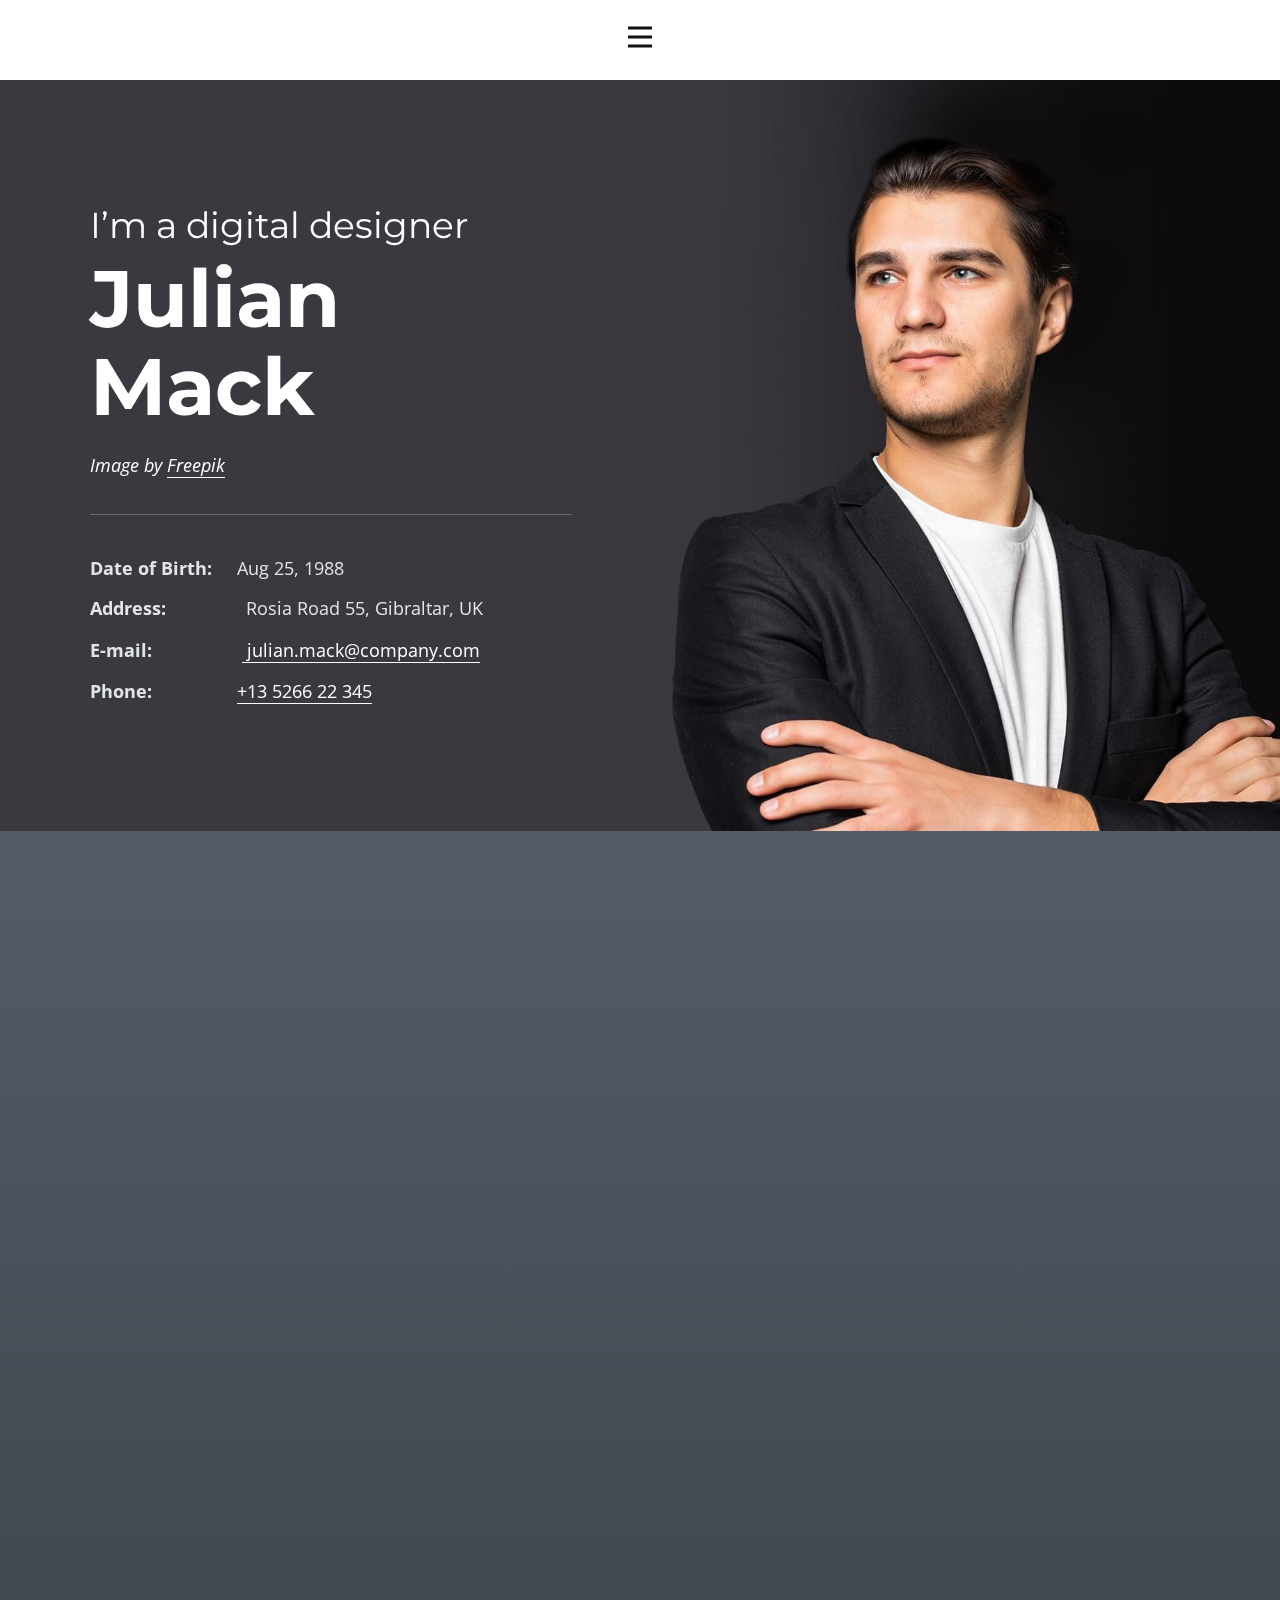
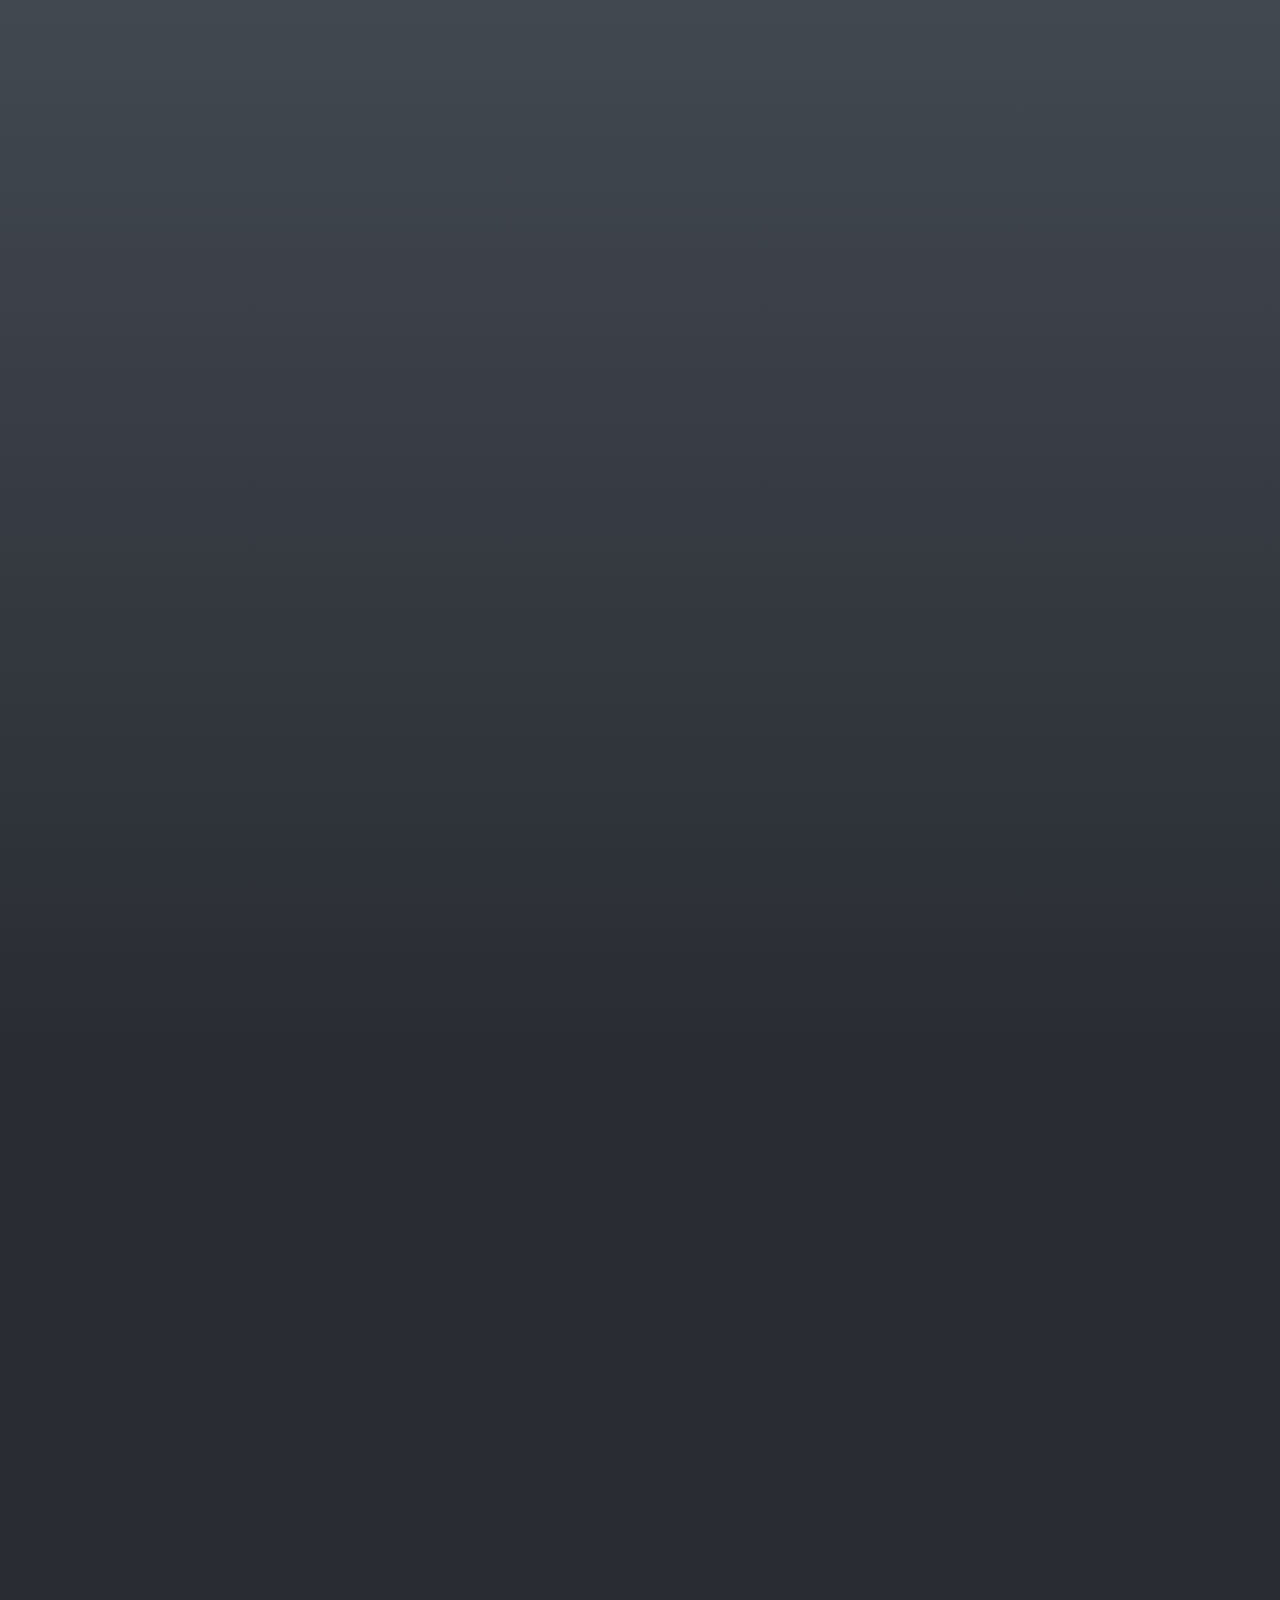
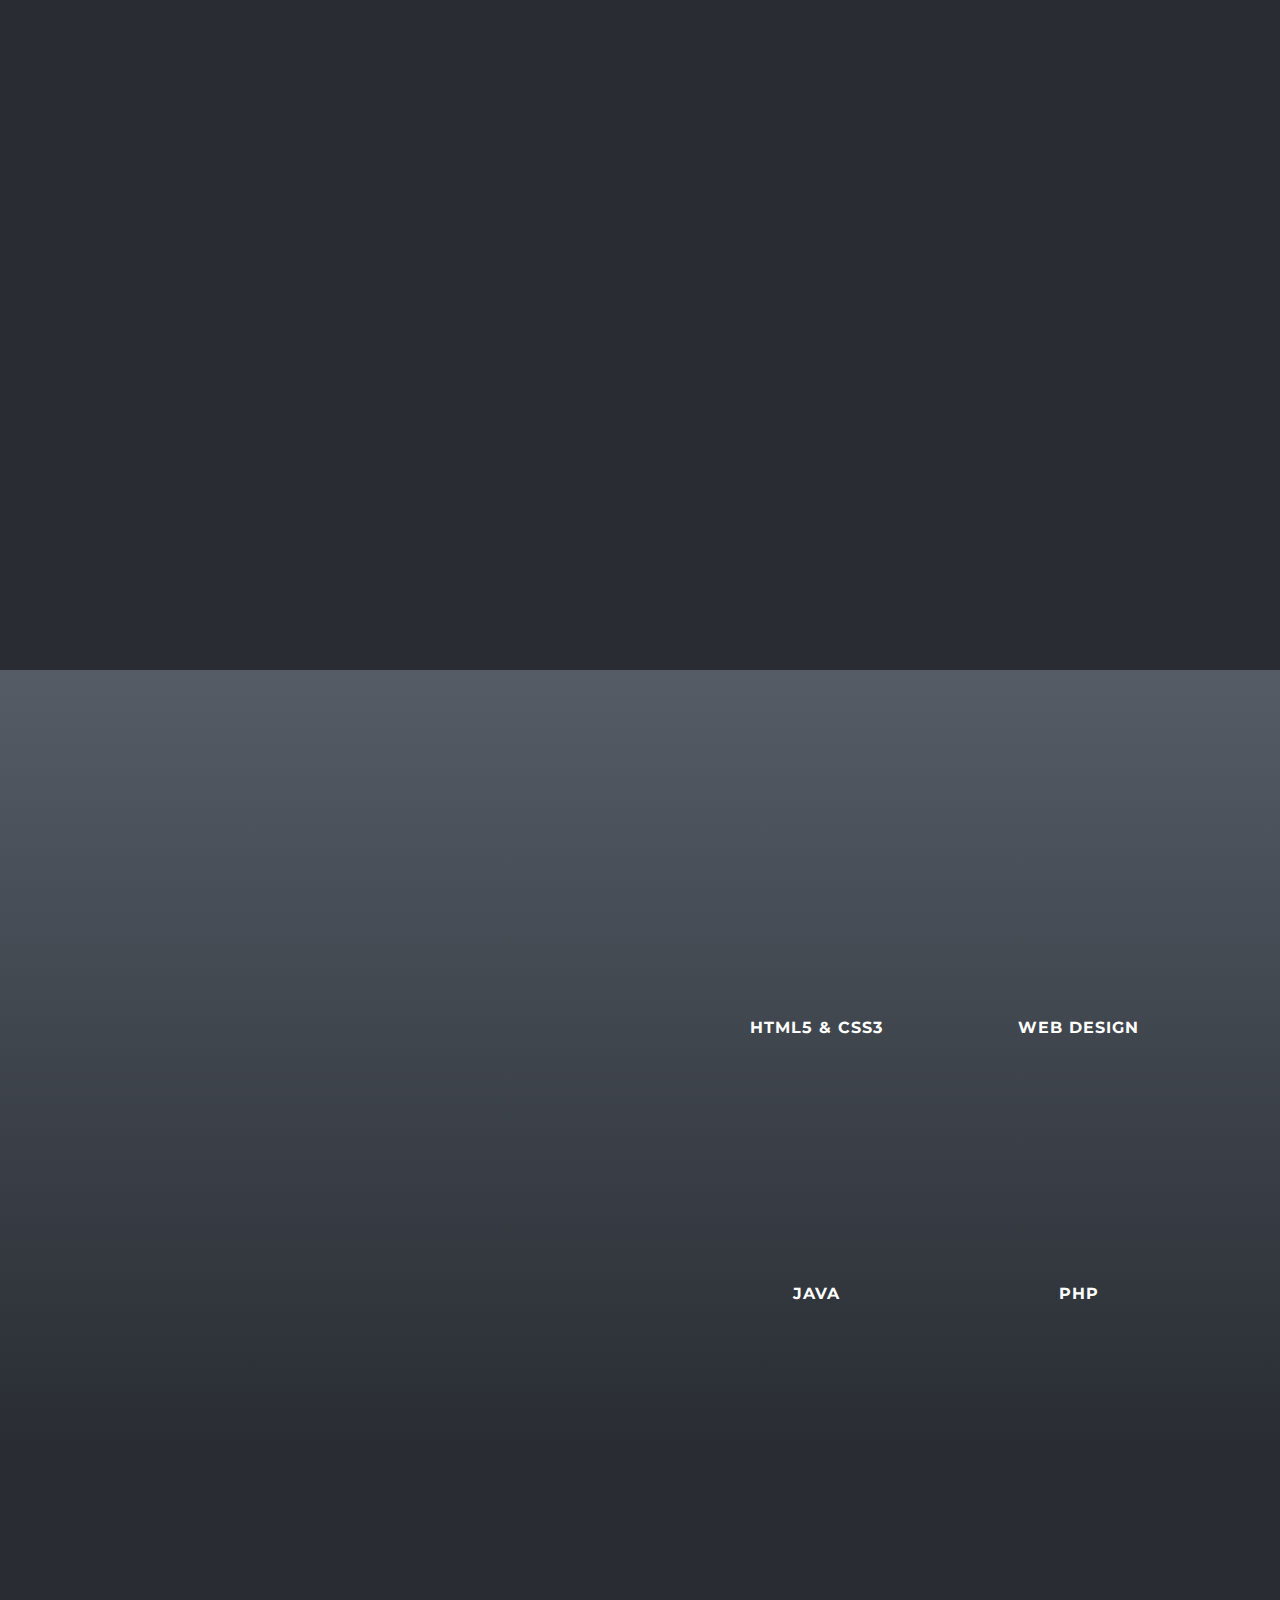
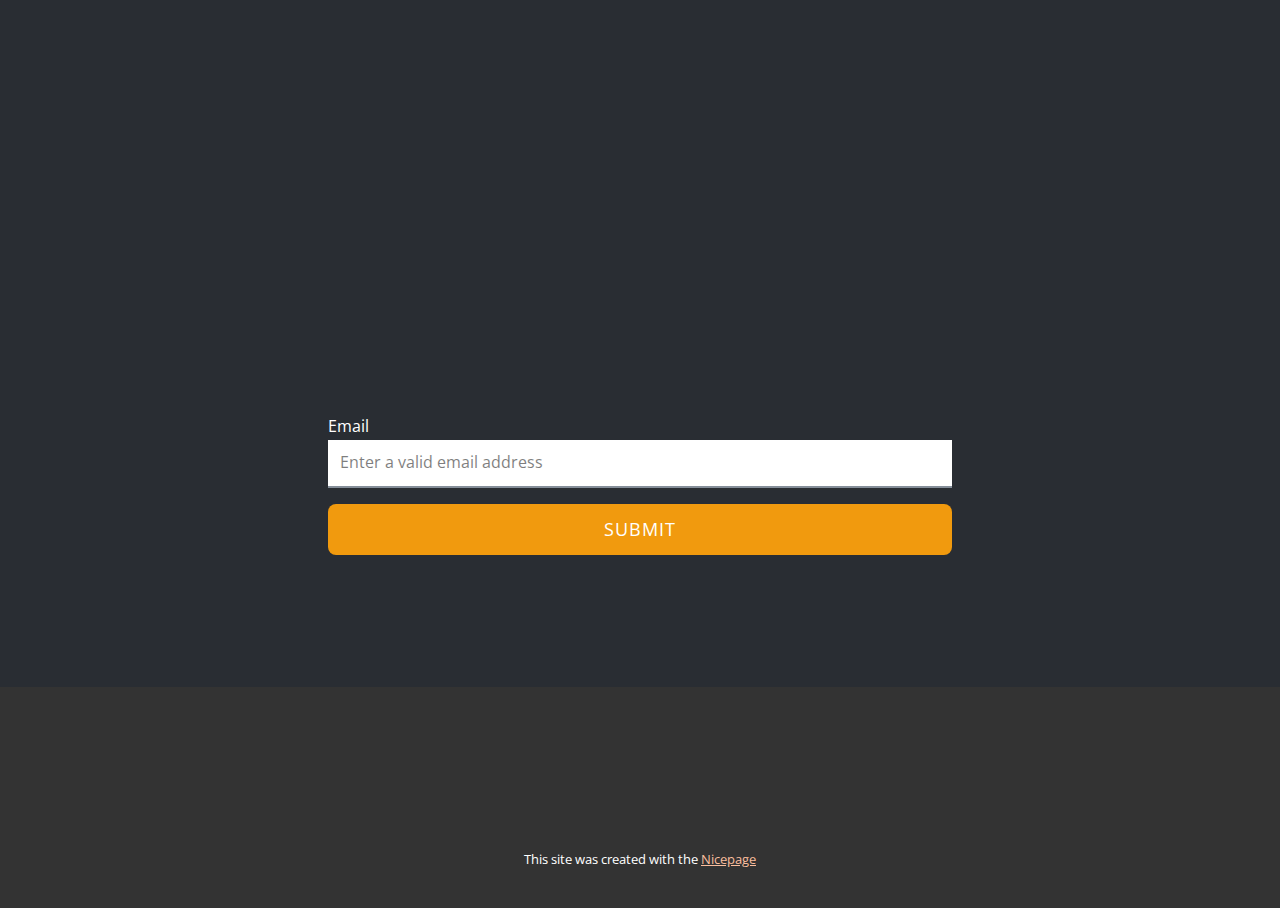
<file: Site2/Page-1.html>
<!DOCTYPE html>
<html style="font-size: 16px;" lang="en"><head>
    <meta name="viewport" content="width=device-width, initial-scale=1.0">
    <meta charset="utf-8">
    <meta name="keywords" content="Julian Mack, Experiences, ​Portfolio, ​Build your website
in record time">
    <meta name="description" content="">
    <title>Page 1</title>
    <link rel="stylesheet" href="nicepage.css" media="screen">
<link rel="stylesheet" href="Page-1.css" media="screen">
    <script class="u-script" type="text/javascript" src="jquery.js" defer=""></script>
    <script class="u-script" type="text/javascript" src="nicepage.js" defer=""></script>
    <meta name="generator" content="Nicepage 7.6.2, nicepage.com">
    <meta name="referrer" content="origin">
    
    
    
    
    
    
    
    <link id="u-theme-google-font" rel="stylesheet" href="https://fonts.googleapis.com/css?family=Roboto:100,100i,300,300i,400,400i,500,500i,700,700i,900,900i|Open+Sans:300,300i,400,400i,500,500i,600,600i,700,700i,800,800i">
    <link id="u-page-google-font" rel="stylesheet" href="https://fonts.googleapis.com/css?family=Montserrat:100,100i,200,200i,300,300i,400,400i,500,500i,600,600i,700,700i,800,800i,900,900i|Poppins:100,100i,200,200i,300,300i,400,400i,500,500i,600,600i,700,700i,800,800i,900,900i">
    <script type="application/ld+json">{
		"@context": "http://schema.org",
		"@type": "Organization",
		"name": ""
}</script>
    <meta name="theme-color" content="#f26213">
    <meta property="og:title" content="Page 1">
    <meta property="og:type" content="website">
  <meta data-intl-tel-input-cdn-path="intlTelInput/"></head>
  <body data-path-to-root="./" data-include-products="false" class="u-body u-xl-mode" data-lang="en"><header class="u-clearfix u-container-align-center u-header u-header" id="sec-654e"><div class="u-clearfix u-sheet u-sheet-1">
        <nav class="u-menu u-menu-hamburger u-offcanvas u-menu-1" data-responsive-from="XL">
          <div class="menu-collapse" style="font-size: 1rem; letter-spacing: 0px;">
            <a class="u-button-style u-custom-left-right-menu-spacing u-custom-padding-bottom u-custom-text-active-color u-custom-text-hover-color u-custom-top-bottom-menu-spacing u-hamburger-link u-nav-link u-text-active-palette-1-base u-text-hover-palette-2-base" href="#">
              <svg class="u-svg-link" viewBox="0 0 24 24"><use xlink:href="#menu-hamburger"></use></svg>
              <svg class="u-svg-content" version="1.1" id="menu-hamburger" viewBox="0 0 16 16" x="0px" y="0px" xmlns:xlink="http://www.w3.org/1999/xlink" xmlns="http://www.w3.org/2000/svg"><g><rect y="1" width="16" height="2"></rect><rect y="7" width="16" height="2"></rect><rect y="13" width="16" height="2"></rect>
</g></svg>
            </a>
          </div>
          <div class="u-nav-container">
            <ul class="u-nav u-unstyled u-nav-1"><li class="u-nav-item"><a class="u-button-style u-nav-link u-text-active-palette-1-base u-text-hover-grey-40" href="./" style="padding: 10px 20px;">Home</a>
</li><li class="u-nav-item"><a class="u-button-style u-nav-link u-text-active-palette-1-base u-text-hover-grey-40" href="Landing.html" style="padding: 10px 20px;">Landing</a>
</li><li class="u-nav-item"><a class="u-button-style u-nav-link u-text-active-palette-1-base u-text-hover-grey-40" href="Portfolio-Page.html" style="padding: 10px 20px;">Portfolio Page</a>
</li><li class="u-nav-item"><a class="u-button-style u-nav-link u-text-active-palette-1-base u-text-hover-grey-40" href="About.html" style="padding: 10px 20px;">About</a>
</li><li class="u-nav-item"><a class="u-button-style u-nav-link u-text-active-palette-1-base u-text-hover-grey-40" href="Contact.html" style="padding: 10px 20px;">Contact</a>
</li><li class="u-nav-item"><a class="u-button-style u-nav-link u-text-active-palette-1-base u-text-hover-grey-40" href="Page-1.html" style="padding: 10px 20px;">Page 1</a>
</li></ul>
          </div>
          <div class="u-nav-container-collapse">
            <div class="u-black u-container-style u-inner-container-layout u-opacity u-opacity-95 u-sidenav">
              <div class="u-inner-container-layout u-sidenav-overflow">
                <div class="u-menu-close"></div>
                <ul class="u-align-center u-nav u-popupmenu-items u-unstyled u-nav-2"><li class="u-nav-item"><a class="u-button-style u-nav-link" href="./">Home</a>
</li><li class="u-nav-item"><a class="u-button-style u-nav-link" href="Landing.html">Landing</a>
</li><li class="u-nav-item"><a class="u-button-style u-nav-link" href="Portfolio-Page.html">Portfolio Page</a>
</li><li class="u-nav-item"><a class="u-button-style u-nav-link" href="About.html">About</a>
</li><li class="u-nav-item"><a class="u-button-style u-nav-link" href="Contact.html">Contact</a>
</li><li class="u-nav-item"><a class="u-button-style u-nav-link" href="Page-1.html">Page 1</a>
</li></ul>
              </div>
            </div>
            <div class="u-black u-menu-overlay u-opacity u-opacity-70"></div>
          </div>
          <style class="menu-style">@media (max-width: 1139px) {
                    [data-responsive-from="LG"] .u-nav-container {
                        display: none;
                    }
                    [data-responsive-from="LG"] .menu-collapse {
                        display: block;
                    }
                }</style>
        </nav>
      </div></header>
    <section class="u-clearfix u-image u-section-1" id="sec-7ab1" data-image-width="1980" data-image-height="1320">
      <div class="u-clearfix u-layout-wrap u-layout-wrap-1">
        <div class="u-gutter-0 u-layout" style="">
          <div class="u-layout-row" style="">
            <div class="u-align-left u-container-align-left u-container-style u-layout-cell u-size-27-lg u-size-27-xl u-size-60-md u-size-60-sm u-size-60-xs u-layout-cell-1" data-animation-name="customAnimationIn" data-animation-duration="1500" data-animation-delay="0">
              <div class="u-container-layout u-container-layout-1">
                <h3 class="u-align-left u-text u-text-body-alt-color u-text-1"> I’m a digital designer</h3>
                <h2 class="u-align-left u-text u-text-body-alt-color u-text-2" data-animation-name="customAnimationIn" data-animation-duration="1250" data-animation-delay="750">Julian Mack</h2>
                <p class="u-align-left u-text u-text-body-alt-color u-text-3">Image by <a href="https://www.freepik.com/" class="u-border-1 u-border-no-left u-border-no-right u-border-no-top u-border-white u-btn u-button-link u-button-style u-none u-text-body-alt-color u-btn-1" target="_blank">Freepik</a>
                </p>
                <div class="u-align-left u-border-1 u-border-palette-5-light-1 u-line u-line-horizontal u-opacity u-opacity-30 u-line-1"></div>
                <p class="u-align-left u-text u-text-palette-5-light-2 u-text-4"> Date of Birth:&nbsp; &nbsp;<span style="font-weight: 400;">&nbsp; Aug 25, 1988</span>
                  <br>Address:&nbsp; &nbsp; &nbsp; &nbsp; &nbsp; &nbsp; &nbsp;&nbsp;<span style="font-weight: 400;">
                    <span style="font-weight: 700;">&nbsp;</span>Rosia Road 55, Gibraltar, UK
                  </span>
                  <br>E-mail:&nbsp; &nbsp; &nbsp; &nbsp; &nbsp; &nbsp; &nbsp; &nbsp; &nbsp;<span style="font-weight: 400;">
                    <a href="#" class="u-active-none u-border-1 u-border-active-palette-5-light-2 u-border-hover-palette-5-light-2 u-border-no-left u-border-no-right u-border-no-top u-border-white u-bottom-left-radius-0 u-bottom-right-radius-0 u-btn u-button-link u-button-style u-hover-none u-none u-radius-0 u-text-active-palette-5-light-2 u-text-body-alt-color u-text-hover-palette-5-light-2 u-top-left-radius-0 u-top-right-radius-0 u-btn-2">&nbsp;julian.mack@company.com</a>
                  </span>
                  <span style="font-size: 1.25rem;"></span>
                  <br>Phone:&nbsp; &nbsp; &nbsp; &nbsp; &nbsp; &nbsp; &nbsp;<span style="font-weight: 400;">&nbsp; &nbsp; <a href="#" class="u-active-none u-border-1 u-border-active-palette-5-light-2 u-border-hover-palette-5-light-2 u-border-no-left u-border-no-right u-border-no-top u-border-white u-btn u-button-link u-button-style u-hover-none u-none u-text-active-palette-5-light-2 u-text-body-alt-color u-text-hover-palette-5-light-2 u-btn-3" data-animation-name="" data-animation-duration="0" data-animation-delay="0" data-animation-direction="">+13 5266 22 345</a>
                  </span>
                </p>
                <a href="#" class="u-active-palette-5-dark-2 u-border-none u-btn u-btn-round u-button-style u-hover-palette-5-dark-2 u-palette-3-base u-radius-8 u-text-active-white u-text-body-alt-color u-text-hover-white u-btn-4" data-animation-name="customAnimationIn" data-animation-duration="1500" data-animation-delay="250">Download cv&nbsp;&nbsp;<span class="u-file-icon u-icon u-text-white u-icon-1"><img src="images/959159-5d3ea7b7.png" alt=""></span>
                </a>
              </div>
            </div>
            <div class="u-container-align-center u-container-style u-image u-layout-cell u-size-33-lg u-size-33-xl u-size-60-md u-size-60-sm u-size-60-xs u-image-1" data-image-width="1349" data-image-height="1080" data-animation-name="customAnimationIn" data-animation-duration="1500" data-animation-delay="0">
              <div class="u-container-layout u-container-layout-2"></div>
            </div>
          </div>
        </div>
      </div>
    </section>
    <section class="u-align-center-lg u-align-center-md u-align-center-xl u-align-left-sm u-align-left-xs u-clearfix u-gradient u-section-2" id="carousel_0681">
      <div class="u-clearfix u-sheet u-valign-middle u-sheet-1">
        <h2 class="u-text u-text-body-alt-color u-text-default u-text-1" data-animation-name="customAnimationIn" data-animation-duration="1500" data-animation-delay="0">Experiences</h2>
        <p class="u-custom-font u-text u-text-palette-5-light-2 u-text-2" data-animation-name="customAnimationIn" data-animation-duration="1500" data-animation-delay="500">Nunc sed blandit libero volutpat sed cras. Risus quis varius quam quisque id. Semper auctor neque vitae tempus quam pellentesque. </p>
        <div class="u-list u-list-1">
          <div class="u-repeater u-repeater-1">
            <div class="u-align-left u-container-align-left u-container-style u-list-item u-repeater-item">
              <div class="u-container-layout u-similar-container u-valign-top-lg u-valign-top-xl u-container-layout-1">
                <div class="u-border-2 u-border-white u-expanded-width u-line u-line-horizontal u-line-1" data-animation-name="customAnimationIn" data-animation-duration="1500" data-animation-delay="250"></div>
                <p class="u-custom-font u-text u-text-palette-5-light-2 u-text-3" data-animation-name="customAnimationIn" data-animation-duration="1750">September, 2016 – May, 2017</p>
                <div class="u-container-style u-expanded-width-sm u-expanded-width-xs u-group u-shape-rectangle u-group-1" data-animation-name="customAnimationIn" data-animation-duration="1500" data-animation-delay="750">
                  <div class="u-container-layout u-valign-top u-container-layout-2">
                    <h5 class="u-custom-font u-text u-text-default u-text-palette-3-base u-text-4">Junior Developer</h5>
                    <p class="u-custom-font u-text u-text-palette-5-light-1 u-text-5">Sed quia consequuntur magni dolores eos quira tione estera voluptatem sequi nesciunt nuncera permano nence of the stars from which we spring.</p>
                    <a href="#" class="u-active-none u-btn u-button-style u-hover-none u-none u-text-body-alt-color u-btn-1"> Lobrissa / Chicago</a>
                  </div>
                </div>
              </div>
            </div>
            <div class="u-align-left u-container-align-left u-container-style u-list-item u-repeater-item">
              <div class="u-container-layout u-similar-container u-valign-top-lg u-valign-top-xl u-container-layout-3">
                <div class="u-border-2 u-border-white u-expanded-width u-line u-line-horizontal u-line-2" data-animation-name="customAnimationIn" data-animation-duration="1500" data-animation-delay="250"></div>
                <p class="u-custom-font u-text u-text-palette-5-light-2 u-text-6" data-animation-name="customAnimationIn" data-animation-duration="1750">May, 2018 – Jun, 2019</p>
                <div class="u-container-style u-expanded-width-sm u-expanded-width-xs u-group u-shape-rectangle u-group-2" data-animation-name="customAnimationIn" data-animation-duration="1500" data-animation-delay="750">
                  <div class="u-container-layout u-valign-top u-container-layout-4">
                    <h5 class="u-custom-font u-text u-text-default u-text-palette-3-base u-text-7">Senior Developer</h5>
                    <p class="u-custom-font u-text u-text-palette-5-light-1 u-text-8">Molestie a iaculis at erat pellentesque adipiscing. Porttitor eget dolor morbi non arcu risus quis varius quam. Odio aenean sed adipiscing diam donec. Id diam maecenas ultricies mi eget mauris.</p>
                    <a href="#" class="u-active-none u-btn u-button-style u-hover-none u-none u-text-body-alt-color u-btn-2"> Faucibuse / Seattle</a>
                  </div>
                </div>
              </div>
            </div>
            <div class="u-align-left u-container-align-left u-container-style u-list-item u-repeater-item">
              <div class="u-container-layout u-similar-container u-valign-top-lg u-valign-top-xl u-container-layout-5">
                <div class="u-border-2 u-border-white u-expanded-width u-line u-line-horizontal u-line-3" data-animation-name="customAnimationIn" data-animation-duration="1500" data-animation-delay="250"></div>
                <p class="u-custom-font u-text u-text-palette-5-light-2 u-text-9" data-animation-name="customAnimationIn" data-animation-duration="1750">Jun, 2019 – December, 2020</p>
                <div class="u-container-style u-expanded-width-sm u-expanded-width-xs u-group u-shape-rectangle u-group-3" data-animation-name="customAnimationIn" data-animation-duration="1500" data-animation-delay="750">
                  <div class="u-container-layout u-valign-top u-container-layout-6">
                    <h5 class="u-custom-font u-text u-text-default u-text-palette-3-base u-text-10">Senior Developer</h5>
                    <p class="u-custom-font u-text u-text-palette-5-light-1 u-text-11">Etiam erat velit scelerisque in dictum non consectetur. Nisl purus in mollis nunc sed id semper. Cras fermentum odio eu feugiat pretium nibh ipsum. Tristique senectus et netus et malesuada fames. </p>
                    <a href="#" class="u-active-none u-btn u-button-style u-hover-none u-none u-text-body-alt-color u-btn-3"> Reesturato / New York</a>
                  </div>
                </div>
              </div>
            </div>
            <div class="u-align-left u-container-align-left u-container-style u-list-item u-repeater-item">
              <div class="u-container-layout u-similar-container u-valign-top-lg u-valign-top-xl u-container-layout-7">
                <div class="u-border-2 u-border-white u-expanded-width u-line u-line-horizontal u-line-4" data-animation-name="customAnimationIn" data-animation-duration="1500" data-animation-delay="250"></div>
                <p class="u-custom-font u-text u-text-palette-5-light-2 u-text-12" data-animation-name="customAnimationIn" data-animation-duration="1750">Dec, 2020 – current</p>
                <div class="u-container-style u-expanded-width-sm u-expanded-width-xs u-group u-shape-rectangle u-group-4" data-animation-name="customAnimationIn" data-animation-duration="1500" data-animation-delay="750">
                  <div class="u-container-layout u-valign-top u-container-layout-8">
                    <h5 class="u-custom-font u-text u-text-default u-text-palette-3-base u-text-13">CEO</h5>
                    <p class="u-custom-font u-text u-text-palette-5-light-1 u-text-14">Etiam erat velit scelerisque in dictum non consectetur. Nisl purus in mollis nunc sed id semper. Cras fermentum odio eu feugiat pretium nibh ipsum. Tristique senectus et netus et malesuada fames. </p>
                    <a href="#" class="u-active-none u-btn u-button-style u-hover-none u-none u-text-body-alt-color u-btn-4">Ercussa / San Francisco</a>
                  </div>
                </div>
              </div>
            </div>
          </div>
        </div>
        <a href="mailto:hi@freedesigner.com" class="u-active-white u-border-none u-btn u-btn-round u-button-style u-hover-white u-palette-3-base u-radius-8 u-text-active-grey-80 u-text-body-alt-color u-text-hover-grey-80 u-btn-5" data-animation-name="customAnimationIn" data-animation-duration="1750" data-animation-delay="750">contact me </a>
      </div>
    </section>
    <section class="u-align-center u-clearfix u-container-align-center u-palette-5-dark-3 u-section-3" id="carousel_902e">
      <div class="u-clearfix u-sheet u-valign-middle u-sheet-1">
        <h2 class="u-align-center u-text u-text-1" data-animation-name="customAnimationIn" data-animation-duration="1500" data-animation-delay="750"> Portfolio</h2>
        <p class="u-align-center u-text u-text-2" data-animation-name="customAnimationIn" data-animation-duration="1250" data-animation-delay="750"> Quam quisque id diam vel quam elementum. Vestibulum lectus mauris ultrices eros in cursus turpis massa tincidunt. Pellentesque habitant morbi tristique senectus et netus. </p>
        <div class="u-expanded-width u-list u-list-1">
          <div class="u-repeater u-repeater-1">
            <div class="u-align-center u-container-align-center u-container-style u-list-item u-repeater-item u-white u-list-item-1" src="" data-animation-name="customAnimationIn" data-animation-duration="1750" data-animation-delay="500">
              <div class="u-container-layout u-similar-container u-container-layout-1">
                <img class="u-expanded-width u-image u-image-1" src="images/jhjh688.jpg" data-image-width="759" data-image-height="759">
                <h5 class="u-align-center u-text u-text-palette-5-dark-1 u-text-3" data-animation-name="customAnimationIn" data-animation-duration="1750" data-animation-delay="500">Website Design</h5>
              </div>
            </div>
            <div class="u-align-center u-container-align-center u-container-style u-list-item u-repeater-item u-white u-list-item-2" src="" data-animation-name="customAnimationIn" data-animation-duration="1750" data-animation-delay="500">
              <div class="u-container-layout u-similar-container u-container-layout-2">
                <img class="u-expanded-width u-image u-image-2" src="images/g4.jpg" data-image-width="759" data-image-height="759">
                <h5 class="u-align-center u-text u-text-palette-5-dark-1 u-text-4" data-animation-name="customAnimationIn" data-animation-duration="1750" data-animation-delay="500">Mobile Application</h5>
              </div>
            </div>
            <div class="u-align-center u-container-align-center u-container-style u-list-item u-repeater-item u-white u-list-item-3" src="" data-animation-name="customAnimationIn" data-animation-duration="1750" data-animation-delay="500">
              <div class="u-container-layout u-similar-container u-container-layout-3">
                <img class="u-expanded-width u-image u-image-3" src="images/gfgggggggggg.jpg" data-image-width="1000" data-image-height="914">
                <h5 class="u-align-center u-text u-text-palette-5-dark-1 u-text-5" data-animation-name="customAnimationIn" data-animation-duration="1750" data-animation-delay="500">Corporate Design</h5>
              </div>
            </div>
            <div class="u-align-center u-container-align-center u-container-style u-list-item u-repeater-item u-white u-list-item-4" src="" data-animation-name="customAnimationIn" data-animation-duration="1750" data-animation-delay="500">
              <div class="u-container-layout u-similar-container u-container-layout-4">
                <img class="u-expanded-width u-image u-image-4" src="images/fgfg.jpg" data-image-width="898" data-image-height="898">
                <h5 class="u-align-center u-text u-text-palette-5-dark-1 u-text-6" data-animation-name="customAnimationIn" data-animation-duration="1750" data-animation-delay="500">Mobile Application</h5>
              </div>
            </div>
            <div class="u-align-center u-container-align-center u-container-style u-list-item u-repeater-item u-white u-list-item-5" src="" data-animation-name="customAnimationIn" data-animation-duration="1750" data-animation-delay="500">
              <div class="u-container-layout u-similar-container u-container-layout-5">
                <img class="u-expanded-width u-image u-image-5" src="images/PSD_01.jpg" data-image-width="1355" data-image-height="1080">
                <h5 class="u-align-center u-text u-text-palette-5-dark-1 u-text-7" data-animation-name="customAnimationIn" data-animation-duration="1750" data-animation-delay="500"> Responsive Design</h5>
              </div>
            </div>
            <div class="u-align-center u-container-align-center u-container-style u-list-item u-repeater-item u-white u-list-item-6" src="" data-animation-name="customAnimationIn" data-animation-duration="1750" data-animation-delay="500">
              <div class="u-container-layout u-similar-container u-container-layout-6">
                <img class="u-expanded-width u-image u-image-6" src="images/fff.jpg" data-image-width="898" data-image-height="898">
                <h5 class="u-align-center u-text u-text-palette-5-dark-1 u-text-8" data-animation-name="customAnimationIn" data-animation-duration="1750" data-animation-delay="500"> Digital Product</h5>
              </div>
            </div>
          </div>
        </div>
        <p class="u-align-center u-text u-text-9" data-animation-name="customAnimationIn" data-animation-duration="1500" data-animation-delay="750">Images from <a href="https://www.freepik.com/" class="u-border-1 u-border-active-grey-10 u-border-hover-grey-10 u-border-no-left u-border-no-right u-border-no-top u-border-white u-btn u-button-link u-button-style u-none u-text-active-palette-5-light-2 u-text-body-alt-color u-text-hover-palette-5-light-2 u-btn-1" target="_blank">Freepik</a>
        </p>
      </div>
    </section>
    <section class="u-align-center u-clearfix u-container-align-center u-container-align-center-md u-container-align-center-sm u-container-align-center-xs u-gradient u-section-4" src="" id="carousel_c9e4">
      <div class="u-clearfix u-sheet u-valign-middle u-sheet-1">
        <div class="u-container-align-center-md u-container-align-center-sm u-container-align-center-xs u-container-style u-expanded-width-md u-expanded-width-sm u-expanded-width-xs u-group u-shape-rectangle u-group-1">
          <div class="u-container-layout u-valign-middle u-container-layout-1">
            <h3 class="u-align-center-md u-align-center-sm u-align-center-xs u-align-left-lg u-align-left-xl u-text u-text-body-alt-color u-text-1" data-animation-name="customAnimationIn" data-animation-duration="1750" data-animation-delay="0"> About me</h3>
            <p class="u-align-center-md u-align-center-sm u-align-center-xs u-align-left-lg u-align-left-xl u-text u-text-body-alt-color u-text-2" data-animation-name="customAnimationIn" data-animation-duration="1500" data-animation-delay="500"> Duis aute irure dolor in reprehenderit in voluptate velit esse cillum dolore eu fugiat nulla pariatur. Excepteur sint occaecat cupidatat non proident, sunt in culpa qui officia deserunt mollit anim id est laborum.<br>
              <br>Dolor sed viverra ipsum nunc aliquet bibendum enim facilisis. Nunc lobortis mattis aliquam faucibus purus. Accumsan sit amet nulla facilisi morbi tempus iaculis urna. Urna nunc id cursus metus. Consectetur a erat nam at lectus urna duis convallis. Felis donec et odio pellentesque diam volutpat. Vestibulum morbi blandit cursus risus at ultrices mi.<br>
            </p>
            <a href="mailto:hi@freedesigner.com" class="u-active-white u-align-center-md u-align-center-sm u-align-center-xs u-align-left-lg u-align-left-xl u-border-none u-btn u-btn-round u-button-style u-hover-white u-palette-3-base u-radius-8 u-text-active-grey-80 u-text-body-alt-color u-text-hover-grey-80 u-btn-1" data-animation-name="customAnimationIn" data-animation-duration="1750" data-animation-delay="750">contact me </a>
          </div>
        </div>
        <div class="u-expanded-width-md u-expanded-width-sm u-expanded-width-xs u-list u-list-1">
          <div class="u-repeater u-repeater-1">
            <div class="u-align-center u-container-align-center u-container-style u-list-item u-repeater-item u-shape-rectangle">
              <div class="u-container-layout u-similar-container u-container-layout-2">
                <div class="u-container-align-center u-container-style u-group u-palette-3-base u-shape-circle u-group-2" data-animation-name="customAnimationIn" data-animation-duration="1500" data-animation-delay="500">
                  <div class="u-container-layout u-valign-middle">
                    <h3 class="u-align-center u-hover-feature u-text u-text-default u-text-3" data-animation-name="counter" data-animation-event="scroll" data-animation-duration="3000">97%</h3>
                  </div>
                </div>
                <h5 class="u-align-center u-text u-text-body-alt-color u-text-default u-text-4"> HTML5 &amp; CSS3</h5>
              </div>
            </div>
            <div class="u-align-center u-container-align-center u-container-style u-list-item u-repeater-item u-shape-rectangle">
              <div class="u-container-layout u-similar-container u-container-layout-4">
                <div class="u-container-align-center u-container-style u-group u-palette-3-base u-shape-circle u-group-3" data-animation-name="customAnimationIn" data-animation-duration="1500" data-animation-delay="500">
                  <div class="u-container-layout u-valign-middle">
                    <h3 class="u-align-center u-hover-feature u-text u-text-default u-text-5" data-animation-name="counter" data-animation-event="scroll" data-animation-duration="3000">75%</h3>
                  </div>
                </div>
                <h5 class="u-align-center u-text u-text-body-alt-color u-text-default u-text-6">Web design</h5>
              </div>
            </div>
            <div class="u-align-center u-container-align-center u-container-style u-list-item u-repeater-item u-shape-rectangle">
              <div class="u-container-layout u-similar-container u-container-layout-6">
                <div class="u-container-align-center u-container-style u-group u-palette-3-base u-shape-circle u-group-4" data-animation-name="customAnimationIn" data-animation-duration="1500" data-animation-delay="500">
                  <div class="u-container-layout u-valign-middle">
                    <h3 class="u-align-center u-hover-feature u-text u-text-default u-text-7" data-animation-name="counter" data-animation-event="scroll" data-animation-duration="3000">80%</h3>
                  </div>
                </div>
                <h5 class="u-align-center u-text u-text-body-alt-color u-text-default u-text-8">Java</h5>
              </div>
            </div>
            <div class="u-align-center u-container-align-center u-container-style u-list-item u-repeater-item u-shape-rectangle">
              <div class="u-container-layout u-similar-container u-container-layout-8">
                <div class="u-container-align-center u-container-style u-group u-palette-3-base u-shape-circle u-group-5" data-animation-name="customAnimationIn" data-animation-duration="1500" data-animation-delay="500">
                  <div class="u-container-layout u-valign-middle">
                    <h3 class="u-align-center u-hover-feature u-text u-text-default u-text-9" data-animation-name="counter" data-animation-event="scroll" data-animation-duration="3000">55%</h3>
                  </div>
                </div>
                <h5 class="u-align-center u-text u-text-body-alt-color u-text-default u-text-10">PHP</h5>
              </div>
            </div>
          </div>
        </div>
      </div>
      
      
      
      
    </section>
    <section class="u-align-center u-clearfix u-container-align-center u-palette-5-dark-3 u-section-5" src="" id="carousel_0bbc">
      <div class="u-clearfix u-sheet u-valign-middle u-sheet-1">
        <div class="u-border-10 u-border-palette-5-dark-2 u-expanded-width-xs u-image u-image-circle u-preserve-proportions u-image-1" data-image-width="310" data-image-height="310" data-animation-name="customAnimationIn" data-animation-duration="1500">
          <div class="u-preserve-proportions-child" style="padding-top: 100%;"></div>
        </div>
        <h2 class="u-align-center u-text u-text-1" data-animation-name="customAnimationIn" data-animation-duration="1500"> Build your website <br>in record time
        </h2>
        <p class="u-align-center u-large-text u-text u-text-font u-text-variant u-text-2" data-animation-name="customAnimationIn" data-animation-duration="1500" data-animation-delay="500">Sample text. Lorem ipsum dolor sit amet, consectetur adipiscing elit nullam nunc justo sagittis suscipit ultrices.</p>
        <div class="u-form u-form-1">
          <form action="https://forms.nicepagesrv.com/v2/form/process" class="u-clearfix u-form-spacing-15 u-form-vertical u-inner-form" source="email" style="">
            <div class="u-form-email u-form-group">
              <label for="email-7771" class="u-label">Email</label>
              <input type="email" placeholder="Enter a valid email address" id="email-7771" name="email" class="u-border-2 u-border-no-left u-border-no-right u-border-no-top u-border-palette-5-dark-1 u-input u-input-rectangle" required="">
            </div>
            <div class="u-form-group u-form-submit">
              <a href="#" class="u-active-palette-5-dark-2 u-border-none u-btn u-btn-round u-btn-submit u-button-style u-hover-palette-5-dark-2 u-palette-3-base u-radius-8 u-btn-1">Submit</a>
              <input type="submit" value="submit" class="u-form-control-hidden">
            </div>
            <div class="u-form-send-message u-form-send-success">Thank you! Your message has been sent.</div>
            <div class="u-form-send-error u-form-send-message">Unable to send your message. Please fix errors then try again.</div>
            <input type="hidden" value="" name="recaptchaResponse">
            <input type="hidden" name="formServices" value="6052c697-a0c6-6a53-5473-77b0d3809b16">
          </form>
        </div>
        <p class="u-align-center u-text u-text-3" data-animation-name="customAnimationIn" data-animation-duration="1500" data-animation-delay="500">Image from <a href="https://www.freepik.com" class="u-border-1 u-border-active-grey-5 u-border-hover-grey-5 u-border-no-left u-border-no-right u-border-no-top u-border-palette-5-dark-2 u-bottom-left-radius-0 u-bottom-right-radius-0 u-btn u-button-link u-button-style u-none u-radius-0 u-text-body-alt-color u-top-left-radius-0 u-top-right-radius-0 u-btn-2" target="_blank">Freepik</a>
        </p>
      </div>
    </section>
    
    
    
    <footer class="u-align-center u-clearfix u-container-align-center u-footer u-grey-80 u-footer" id="sec-879e"><div class="u-clearfix u-sheet u-valign-middle-lg u-valign-middle-md u-valign-middle-sm u-valign-middle-xs u-sheet-1"></div></footer>
    <section class="u-backlink u-clearfix u-grey-80">
      <p class="u-text">
        <span>This site was created with the </span>
        <a class="u-link" href="https://nicepage.com/" target="_blank" rel="nofollow">
          <span>Nicepage</span>
        </a>
      </p>
    </section>
  
</body></html>
</file>
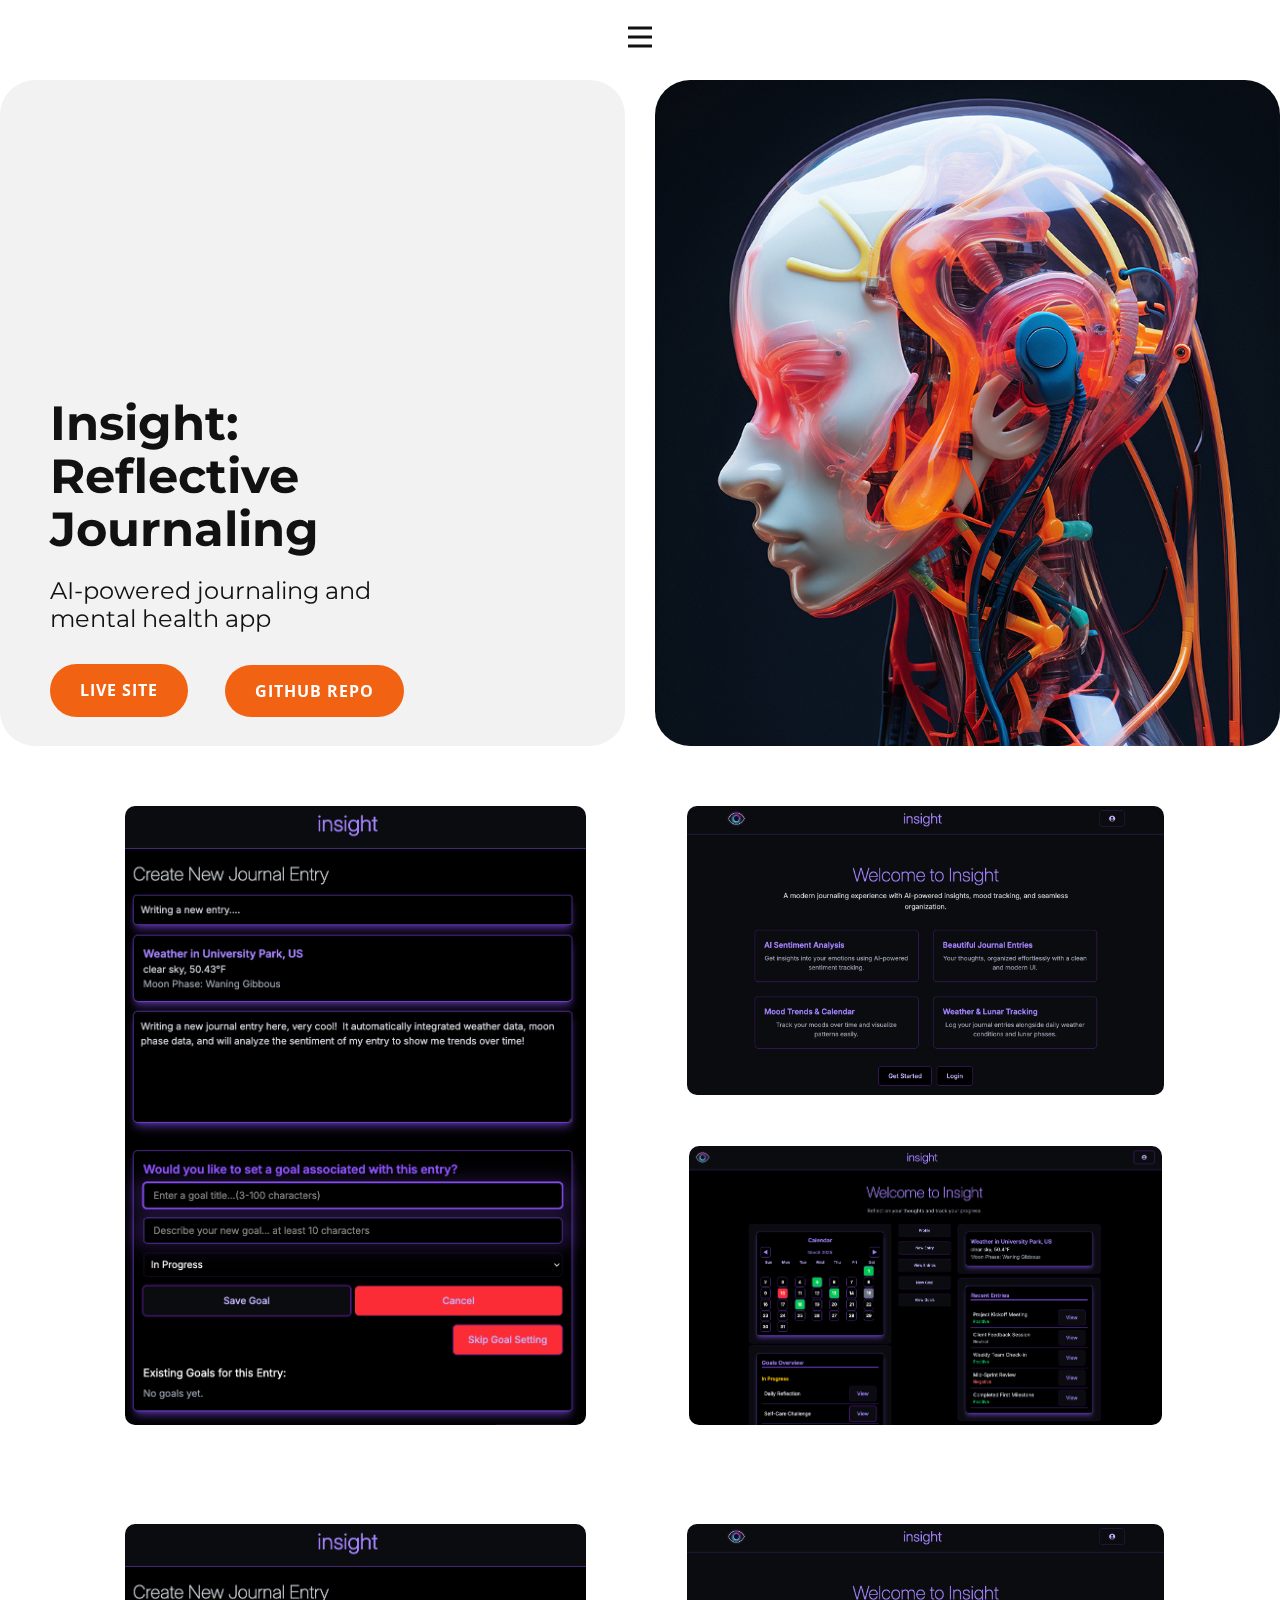
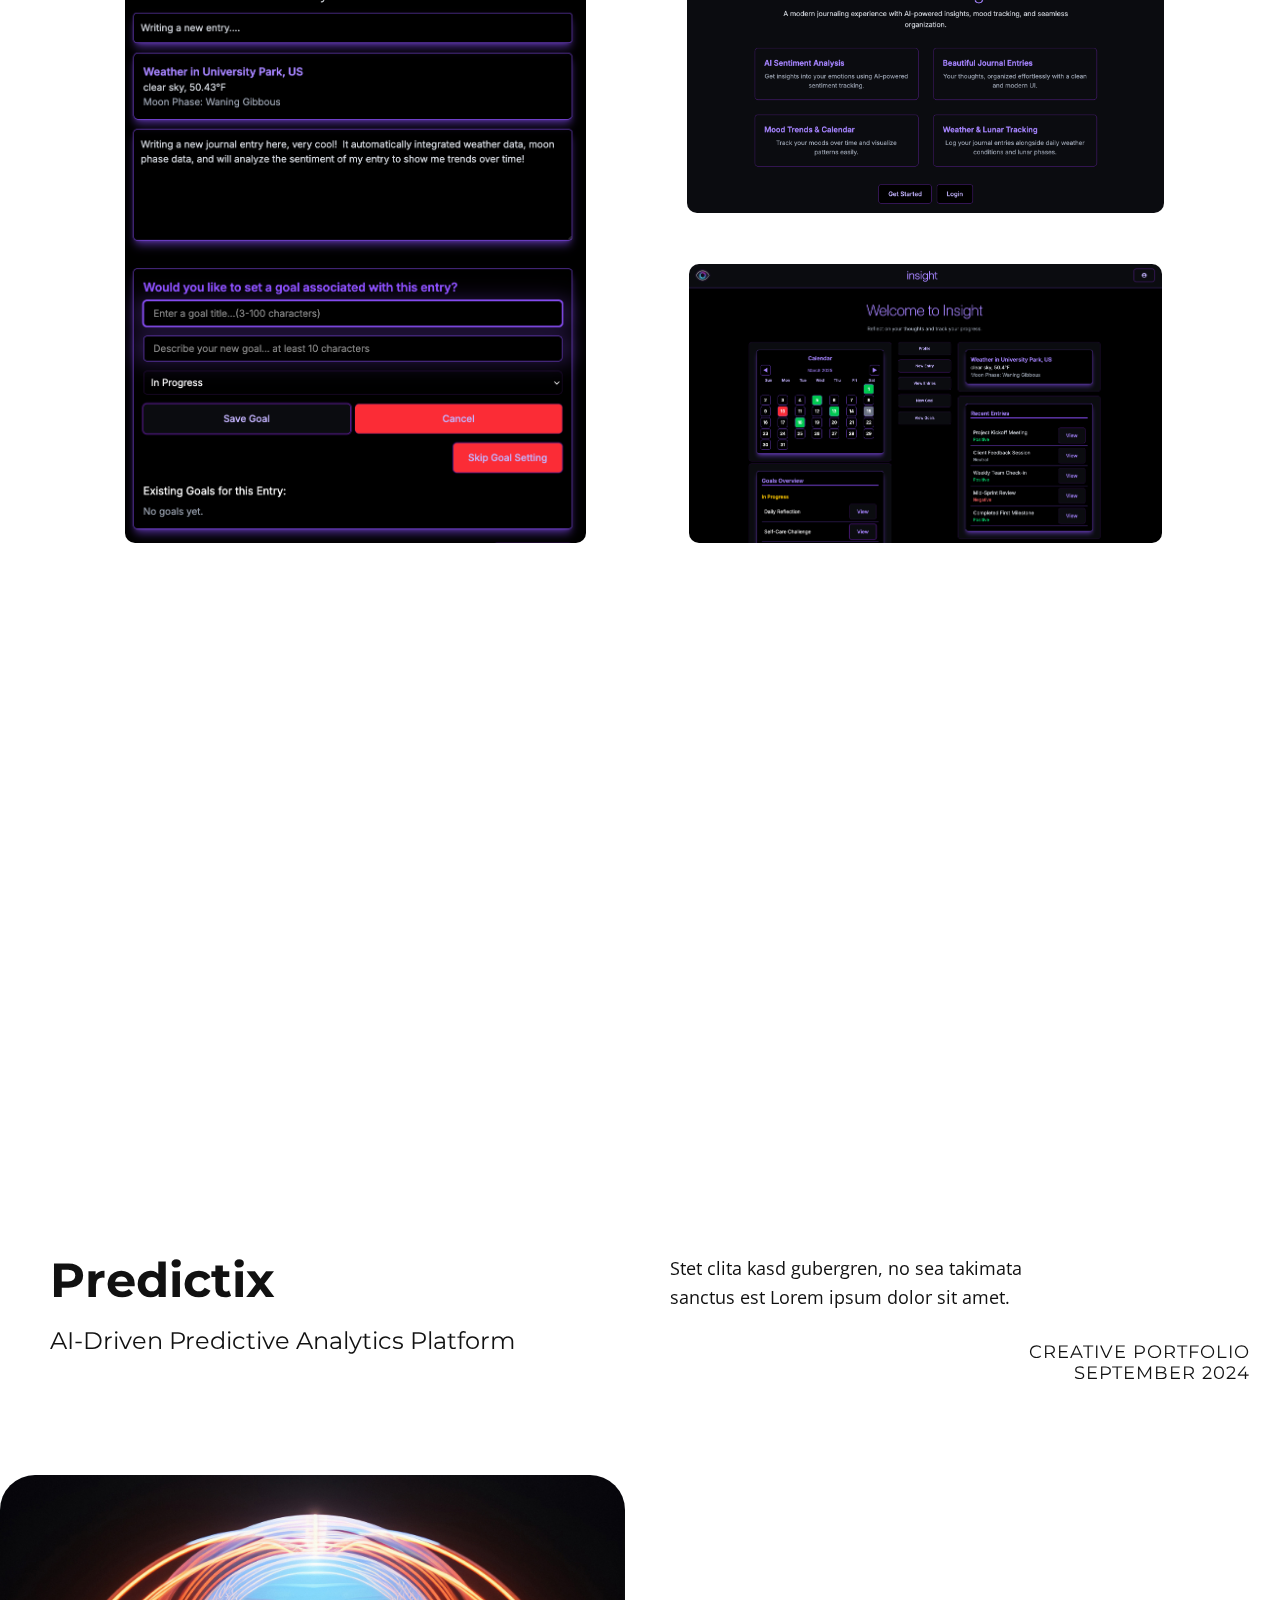
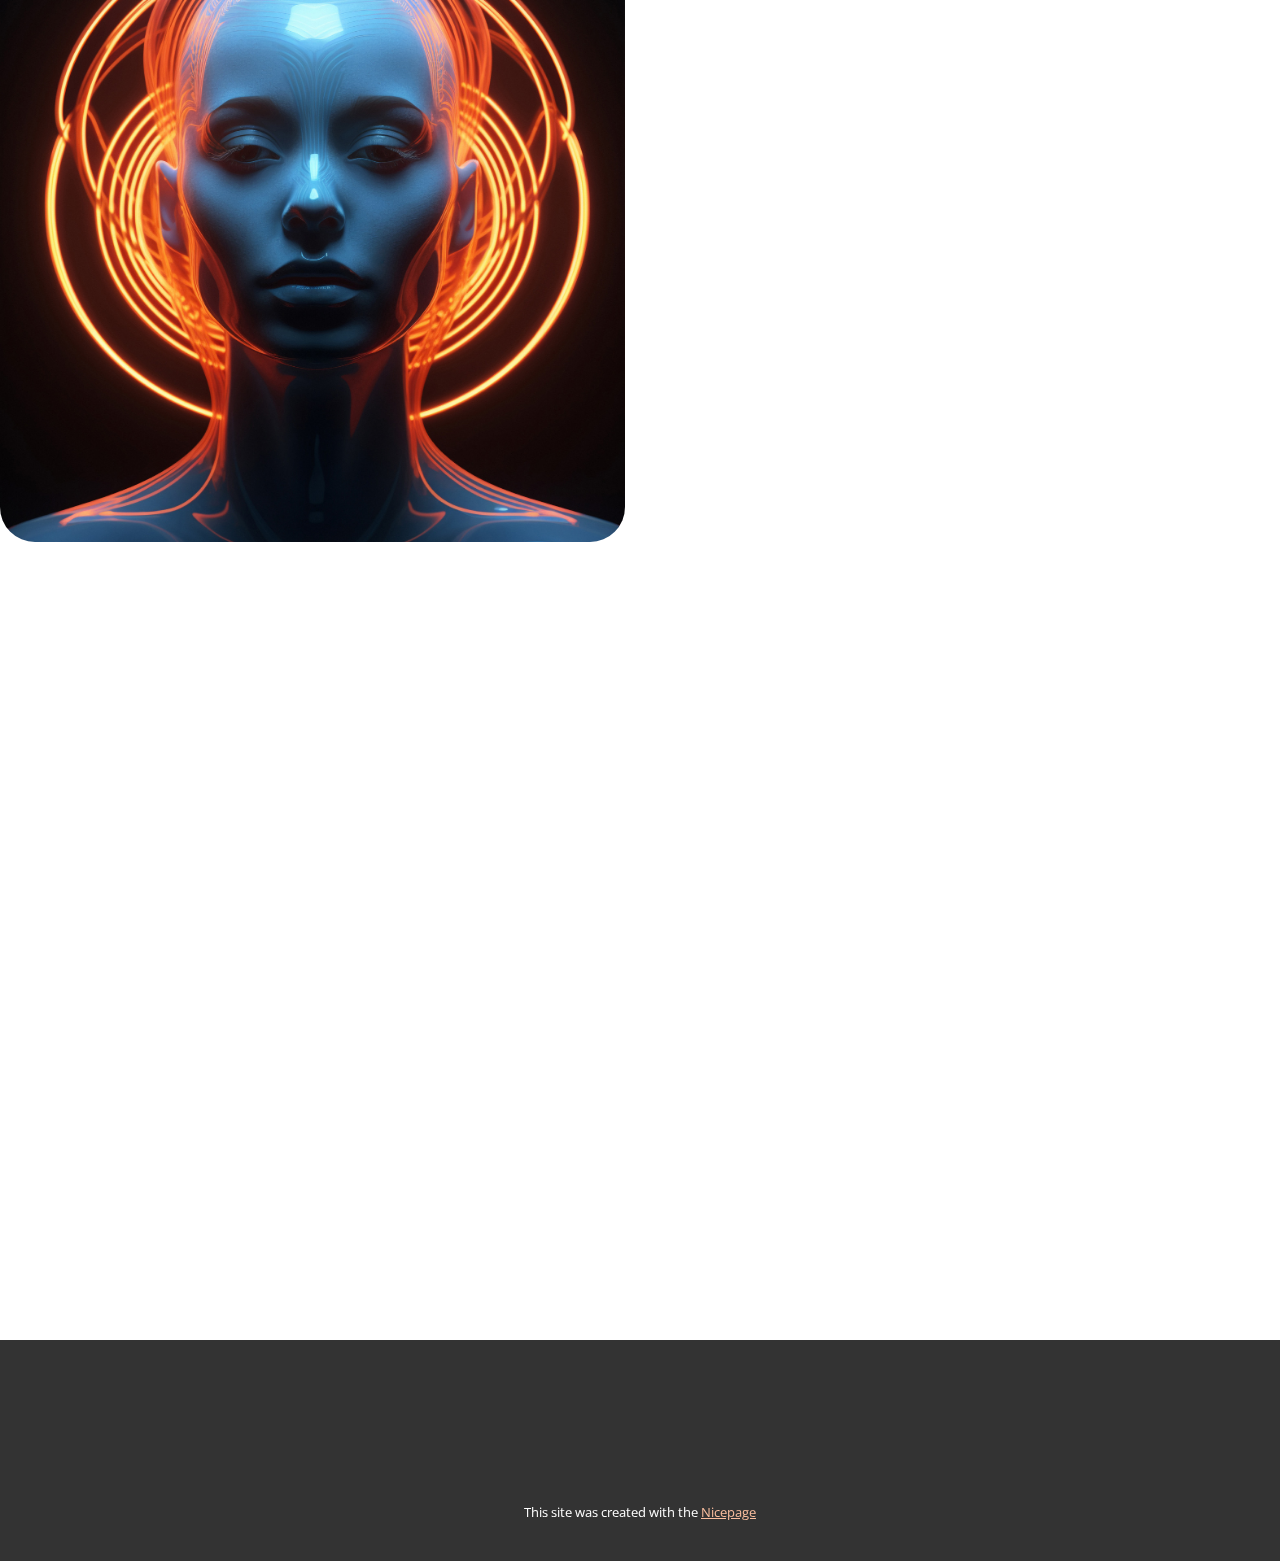
<file: Site2/Portfolio-Page.html>
<!DOCTYPE html>
<html style="font-size: 16px;" lang="en"><head>
    <meta name="viewport" content="width=device-width, initial-scale=1.0">
    <meta charset="utf-8">
    <meta name="keywords" content="​Neuro Vision, ​Sentient Mind, ​Deep Speak, ​Predictix, Let&amp;apos;s Talk With Us​">
    <meta name="description" content="">
    <title>Portfolio Page</title>
    <link rel="stylesheet" href="nicepage.css" media="screen">
<link rel="stylesheet" href="Portfolio-Page.css" media="screen">
    <script class="u-script" type="text/javascript" src="jquery.js" defer=""></script>
    <script class="u-script" type="text/javascript" src="nicepage.js" defer=""></script>
    <meta name="generator" content="Nicepage 7.6.2, nicepage.com">
    
    
    
    
    
    
    
    
    <link id="u-theme-google-font" rel="stylesheet" href="https://fonts.googleapis.com/css?family=Roboto:100,100i,300,300i,400,400i,500,500i,700,700i,900,900i|Open+Sans:300,300i,400,400i,500,500i,600,600i,700,700i,800,800i">
    <link id="u-page-google-font" rel="stylesheet" href="https://fonts.googleapis.com/css?family=Montserrat:100,100i,200,200i,300,300i,400,400i,500,500i,600,600i,700,700i,800,800i,900,900i">
    <script type="application/ld+json">{
		"@context": "http://schema.org",
		"@type": "Organization",
		"name": ""
}</script>
    <meta name="theme-color" content="#f26213">
    <meta property="og:title" content="Portfolio Page">
    <meta property="og:type" content="website">
  <meta data-intl-tel-input-cdn-path="intlTelInput/"></head>
  <body data-path-to-root="./" data-include-products="false" class="u-body u-xl-mode" data-lang="en"><header class="u-clearfix u-container-align-center u-header u-header" id="sec-654e"><div class="u-clearfix u-sheet u-sheet-1">
        <nav class="u-menu u-menu-hamburger u-offcanvas u-menu-1" data-responsive-from="XL">
          <div class="menu-collapse" style="font-size: 1rem; letter-spacing: 0px;">
            <a class="u-button-style u-custom-left-right-menu-spacing u-custom-padding-bottom u-custom-text-active-color u-custom-text-hover-color u-custom-top-bottom-menu-spacing u-hamburger-link u-nav-link u-text-active-palette-1-base u-text-hover-palette-2-base" href="#">
              <svg class="u-svg-link" viewBox="0 0 24 24"><use xlink:href="#menu-hamburger"></use></svg>
              <svg class="u-svg-content" version="1.1" id="menu-hamburger" viewBox="0 0 16 16" x="0px" y="0px" xmlns:xlink="http://www.w3.org/1999/xlink" xmlns="http://www.w3.org/2000/svg"><g><rect y="1" width="16" height="2"></rect><rect y="7" width="16" height="2"></rect><rect y="13" width="16" height="2"></rect>
</g></svg>
            </a>
          </div>
          <div class="u-nav-container">
            <ul class="u-nav u-unstyled u-nav-1"><li class="u-nav-item"><a class="u-button-style u-nav-link u-text-active-palette-1-base u-text-hover-grey-40" href="./" style="padding: 10px 20px;">Home</a>
</li><li class="u-nav-item"><a class="u-button-style u-nav-link u-text-active-palette-1-base u-text-hover-grey-40" href="Portfolio-Page.html" style="padding: 10px 20px;">Portfolio Page</a>
</li></ul>
          </div>
          <div class="u-nav-container-collapse">
            <div class="u-black u-container-style u-inner-container-layout u-opacity u-opacity-95 u-sidenav">
              <div class="u-inner-container-layout u-sidenav-overflow">
                <div class="u-menu-close"></div>
                <ul class="u-align-center u-nav u-popupmenu-items u-unstyled u-nav-2"><li class="u-nav-item"><a class="u-button-style u-nav-link" href="./">Home</a>
</li><li class="u-nav-item"><a class="u-button-style u-nav-link" href="Portfolio-Page.html">Portfolio Page</a>
</li></ul>
              </div>
            </div>
            <div class="u-black u-menu-overlay u-opacity u-opacity-70"></div>
          </div>
          <style class="menu-style">@media (max-width: 1139px) {
                    [data-responsive-from="LG"] .u-nav-container {
                        display: none;
                    }
                    [data-responsive-from="LG"] .menu-collapse {
                        display: block;
                    }
                }</style>
        </nav>
      </div></header>
    <section class="u-clearfix u-valign-middle-xl u-valign-top-lg u-valign-top-md u-valign-top-sm u-valign-top-xs u-section-1" id="sec-bb00">
      <div class="data-layout-selected u-clearfix u-expanded-width u-gutter-30 u-layout-wrap u-layout-wrap-1">
        <div class="u-layout">
          <div class="u-layout-row">
            <div class="u-container-style u-grey-5 u-layout-cell u-radius u-shape-round u-size-30 u-layout-cell-1" data-animation-name="flipIn" data-animation-duration="3000" data-animation-delay="0" data-animation-direction="X">
              <div class="u-container-layout u-valign-bottom u-container-layout-1">
                <h2 class="u-text u-text-default u-text-1">Insight:<br>Reflective Journaling
                </h2>
                <h4 class="u-text u-text-2"> AI-powered journaling and mental health app</h4>
                <a href="https://insight-reflective-journaling-app.onrender.com" class="u-btn u-button-style u-hover-palette-1-dark-1 u-palette-1-base u-btn-1" target="_blank">LIVE SITE </a>
                <a href="https://github.com/tuckervbos/insight-reflective-journaling-app" class="u-btn u-button-style u-hover-palette-1-dark-1 u-palette-1-base u-btn-2">GITHUB REPO </a>
              </div>
            </div>
            <div class="u-container-style u-gradient u-image u-layout-cell u-radius u-shape-round u-size-30 u-image-1" data-image-width="860" data-image-height="1290">
              <div class="u-container-layout u-container-layout-2"></div>
            </div>
          </div>
        </div>
      </div>
    </section>
    <section class="u-align-center u-clearfix u-container-align-center u-section-2" id="sec-b24a">
      <div class="u-clearfix u-sheet u-valign-middle u-sheet-1">
        <div class="data-layout-selected u-clearfix u-expanded-width u-layout-wrap u-layout-wrap-1">
          <div class="u-layout">
            <div class="u-layout-row">
              <div class="u-size-30">
                <div class="u-layout-col">
                  <div class="u-container-style u-layout-cell u-size-60 u-layout-cell-1">
                    <div class="u-container-layout u-valign-bottom-lg u-valign-bottom-md u-valign-bottom-sm u-valign-bottom-xs u-valign-top-xl u-container-layout-1">
                      <img class="u-image u-image-round u-radius u-image-1" src="images/Screenshot2025-03-20at12.11.18AM.png" alt="" data-image-width="1041" data-image-height="1270">
                    </div>
                  </div>
                </div>
              </div>
              <div class="u-size-30">
                <div class="u-layout-col">
                  <div class="u-container-style u-layout-cell u-size-30 u-layout-cell-2">
                    <div class="u-container-layout u-valign-middle-lg u-valign-middle-md u-valign-middle-sm u-valign-middle-xs u-valign-top-xl u-container-layout-2">
                      <img class="custom-expanded u-image u-image-round u-radius u-image-2" alt="" data-image-width="1536" data-image-height="946" src="images/Screenshot2025-03-20at12.08.39AM.png">
                    </div>
                  </div>
                  <div class="u-container-style u-layout-cell u-size-30 u-layout-cell-3">
                    <div class="u-container-layout u-valign-top-lg u-valign-top-md u-valign-top-sm u-valign-top-xs u-container-layout-3">
                      <img class="custom-expanded u-image u-image-round u-radius u-image-3" src="images/Screenshot2025-03-20at12.09.56AM.png" alt="" data-image-width="1926" data-image-height="1127">
                    </div>
                  </div>
                </div>
              </div>
            </div>
          </div>
        </div>
      </div>
    </section>
    <section class="u-align-center u-clearfix u-container-align-center u-section-3" id="block-1">
      <div class="u-clearfix u-sheet u-valign-middle u-sheet-1">
        <div class="data-layout-selected u-clearfix u-expanded-width u-layout-wrap u-layout-wrap-1">
          <div class="u-layout">
            <div class="u-layout-row">
              <div class="u-size-30">
                <div class="u-layout-col">
                  <div class="u-container-style u-layout-cell u-size-60 u-layout-cell-1">
                    <div class="u-container-layout u-valign-bottom-lg u-valign-bottom-md u-valign-bottom-sm u-valign-bottom-xs u-valign-top-xl u-container-layout-1">
                      <img class="u-image u-image-round u-radius u-image-1" src="images/Screenshot2025-03-20at12.11.18AM.png" alt="" data-image-width="1041" data-image-height="1270">
                    </div>
                  </div>
                </div>
              </div>
              <div class="u-size-30">
                <div class="u-layout-col">
                  <div class="u-container-style u-layout-cell u-size-30 u-layout-cell-2">
                    <div class="u-container-layout u-valign-middle-lg u-valign-middle-md u-valign-middle-sm u-valign-middle-xs u-valign-top-xl u-container-layout-2">
                      <img class="custom-expanded u-image u-image-round u-radius u-image-2" alt="" data-image-width="1536" data-image-height="946" src="images/Screenshot2025-03-20at12.08.39AM.png">
                    </div>
                  </div>
                  <div class="u-container-style u-layout-cell u-size-30 u-layout-cell-3">
                    <div class="u-container-layout u-valign-top-lg u-valign-top-md u-valign-top-sm u-valign-top-xs u-container-layout-3">
                      <img class="custom-expanded u-image u-image-round u-radius u-image-3" src="images/Screenshot2025-03-20at12.09.56AM.png" alt="" data-image-width="1926" data-image-height="1127">
                    </div>
                  </div>
                </div>
              </div>
            </div>
          </div>
        </div>
      </div>
    </section>
    <section class="skrollable u-clearfix u-valign-middle-lg u-valign-middle-xl u-valign-top-xs u-section-4" id="carousel_309d">
      <div class="skrollable u-container-style u-expanded-width-lg u-expanded-width-xl u-expanded-width-xs u-gradient u-group u-image u-parallax u-radius u-shape-round u-image-1" data-image-width="2000" data-image-height="1500">
        <div class="u-container-layout u-container-layout-1"></div>
      </div>
      <div class="data-layout-selected u-clearfix u-expanded-width u-layout-wrap u-layout-wrap-1">
        <div class="u-layout">
          <div class="u-layout-row">
            <div class="u-container-style u-layout-cell u-size-30 u-layout-cell-1">
              <div class="u-container-layout u-container-layout-2">
                <h2 class="u-text u-text-default u-text-1"> Predictix</h2>
                <h4 class="u-text u-text-default u-text-2"> AI-Driven Predictive Analytics Platform</h4>
              </div>
            </div>
            <div class="u-container-style u-layout-cell u-size-30 u-layout-cell-2">
              <div class="u-container-layout u-valign-bottom u-container-layout-3">
                <p class="u-text u-text-3"> Stet clita kasd gubergren, no sea takimata sanctus est Lorem ipsum dolor sit amet.</p>
                <h6 class="u-align-right u-text u-text-default u-text-4"> creative portfolio<br>september 2024
                </h6>
              </div>
            </div>
          </div>
        </div>
      </div>
    </section>
    <section class="u-clearfix u-section-5" id="carousel_23af">
      <div class="data-layout-selected u-clearfix u-expanded-width u-gutter-30 u-layout-wrap u-layout-wrap-1">
        <div class="u-layout">
          <div class="u-layout-row">
            <div class="u-container-style u-gradient u-image u-layout-cell u-radius u-shape-round u-size-30 u-image-1" data-image-width="1920" data-image-height="2400">
              <div class="u-container-layout u-container-layout-1"></div>
            </div>
            <div class="u-container-style u-grey-5 u-layout-cell u-radius u-shape-round u-size-30 u-layout-cell-2" data-animation-name="flipIn" data-animation-duration="3000" data-animation-delay="0" data-animation-direction="X">
              <div class="u-container-layout u-valign-bottom-lg u-valign-bottom-md u-valign-bottom-sm u-valign-bottom-xs u-container-layout-2">
                <h2 class="u-text u-text-default u-text-1">Robinhood Clone</h2>
                <h4 class="u-text u-text-2"> Stock Trading &amp; Investing App</h4>
                <a href="" class="u-btn u-button-style u-hover-palette-1-dark-1 u-palette-1-base u-btn-1">LIVE SITE </a>
                <a href="" class="u-btn u-button-style u-hover-palette-1-dark-1 u-palette-1-base u-btn-2">GITHUB REPO </a>
              </div>
            </div>
          </div>
        </div>
      </div>
    </section>
    <section class="u-clearfix u-valign-top-lg u-valign-top-md u-valign-top-xl u-section-6" id="sec-5b48">
      <div class="u-container-style u-expanded-width u-grey-5 u-group u-radius u-shape-round u-group-1" data-animation-name="flipIn" data-animation-duration="3000" data-animation-delay="0" data-animation-direction="X">
        <div class="u-container-layout u-valign-middle-lg u-valign-middle-md u-valign-middle-sm u-valign-middle-xs u-container-layout-1">
          <h1 class="u-align-left u-text u-text-1">Thanks for checking out my work!</h1>
          <h3 class="u-align-center u-text u-text-default u-text-2">
            <a class="u-active-none u-border-none u-btn u-button-link u-button-style u-hover-none u-none u-text-palette-1-base u-btn-1" href="#">tuckervbos@gmail.com</a>
          </h3>
        </div>
      </div>
    </section>
    
    
    
    <footer class="u-align-center u-clearfix u-container-align-center u-footer u-grey-80 u-footer" id="sec-879e"><div class="u-clearfix u-sheet u-valign-middle-lg u-valign-middle-md u-valign-middle-sm u-valign-middle-xs u-sheet-1"></div></footer>
    <section class="u-backlink u-clearfix u-grey-80">
      <p class="u-text">
        <span>This site was created with the </span>
        <a class="u-link" href="https://nicepage.com/" target="_blank" rel="nofollow">
          <span>Nicepage</span>
        </a>
      </p>
    </section>
  
</body></html>
</file>
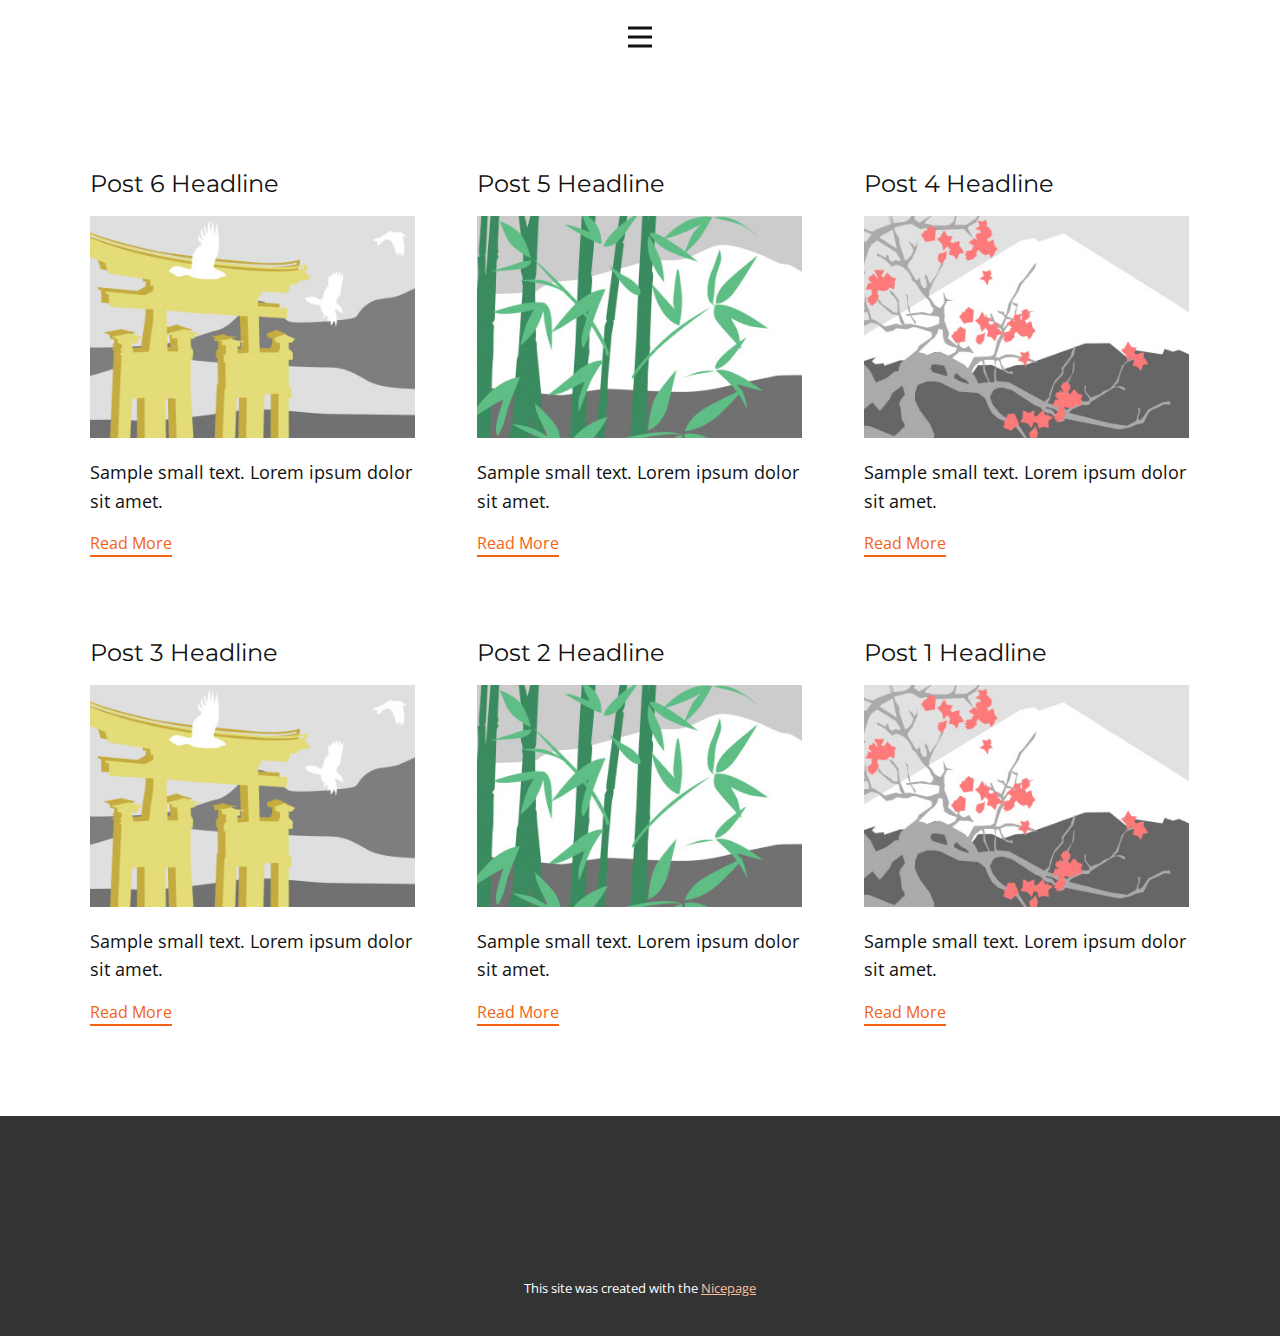
<file: Site2/blog/blog.html>
<!DOCTYPE html>
<html style="font-size: 16px;" lang="en"><head>
    <meta name="viewport" content="width=device-width, initial-scale=1.0">
    <meta charset="utf-8">
    <meta name="keywords" content="">
    <meta name="description" content="">
    <title>Blog</title>
    <link rel="stylesheet" href="../nicepage.css" media="screen">
<link rel="stylesheet" href="../Blog-Template.css" media="screen">
    <script class="u-script" type="text/javascript" src="../jquery.js" defer=""></script>
    <script class="u-script" type="text/javascript" src="../nicepage.js" defer=""></script>
    <meta name="generator" content="Nicepage 7.6.2, nicepage.com">
    
    
    
    <link id="u-theme-google-font" rel="stylesheet" href="https://fonts.googleapis.com/css?family=Roboto:100,100i,300,300i,400,400i,500,500i,700,700i,900,900i|Open+Sans:300,300i,400,400i,500,500i,600,600i,700,700i,800,800i">
    <link id="u-page-google-font" rel="stylesheet" href="https://fonts.googleapis.com/css?family=Montserrat:100,100i,200,200i,300,300i,400,400i,500,500i,600,600i,700,700i,800,800i,900,900i">
    <script type="application/ld+json">{
		"@context": "http://schema.org",
		"@type": "Organization",
		"name": ""
}</script>
    <meta name="theme-color" content="#f26213">
  <meta data-intl-tel-input-cdn-path="intlTelInput/"></head>
  <body data-path-to-root="../" data-include-products="false" class="u-body u-xl-mode" data-lang="en"><header class="u-clearfix u-container-align-center u-header u-header" id="sec-654e"><div class="u-clearfix u-sheet u-sheet-1">
        <nav class="u-menu u-menu-hamburger u-offcanvas u-menu-1" data-responsive-from="XL">
          <div class="menu-collapse" style="font-size: 1rem; letter-spacing: 0px;">
            <a class="u-button-style u-custom-left-right-menu-spacing u-custom-padding-bottom u-custom-text-active-color u-custom-text-hover-color u-custom-top-bottom-menu-spacing u-hamburger-link u-nav-link u-text-active-palette-1-base u-text-hover-palette-2-base" href="#">
              <svg class="u-svg-link" viewBox="0 0 24 24"><use xlink:href="#menu-hamburger"></use></svg>
              <svg class="u-svg-content" version="1.1" id="menu-hamburger" viewBox="0 0 16 16" x="0px" y="0px" xmlns:xlink="http://www.w3.org/1999/xlink" xmlns="http://www.w3.org/2000/svg"><g><rect y="1" width="16" height="2"></rect><rect y="7" width="16" height="2"></rect><rect y="13" width="16" height="2"></rect>
</g></svg>
            </a>
          </div>
          <div class="u-nav-container">
            <ul class="u-nav u-unstyled u-nav-1"><li class="u-nav-item"><a class="u-button-style u-nav-link u-text-active-palette-1-base u-text-hover-grey-40" href="../" style="padding: 10px 20px;">Home</a>
</li><li class="u-nav-item"><a class="u-button-style u-nav-link u-text-active-palette-1-base u-text-hover-grey-40" href="../Portfolio-Page.html" style="padding: 10px 20px;">Portfolio Page</a>
</li></ul>
          </div>
          <div class="u-nav-container-collapse">
            <div class="u-black u-container-style u-inner-container-layout u-opacity u-opacity-95 u-sidenav">
              <div class="u-inner-container-layout u-sidenav-overflow">
                <div class="u-menu-close"></div>
                <ul class="u-align-center u-nav u-popupmenu-items u-unstyled u-nav-2"><li class="u-nav-item"><a class="u-button-style u-nav-link" href="../">Home</a>
</li><li class="u-nav-item"><a class="u-button-style u-nav-link" href="../Portfolio-Page.html">Portfolio Page</a>
</li></ul>
              </div>
            </div>
            <div class="u-black u-menu-overlay u-opacity u-opacity-70"></div>
          </div>
          <style class="menu-style">@media (max-width: 1139px) {
                    [data-responsive-from="LG"] .u-nav-container {
                        display: none;
                    }
                    [data-responsive-from="LG"] .menu-collapse {
                        display: block;
                    }
                }</style>
        </nav>
      </div></header>
    <section class="u-clearfix u-section-1" id="block-1">
      <div class="u-clearfix u-sheet u-valign-middle u-sheet-1"><!--blog--><!--blog_options_json--><!--{"type":"Recent","source":"","tags":"","count":""}--><!--/blog_options_json-->
        <div class="u-blog u-expanded-width u-repeater u-repeater-1" data-blog-id="blog-1"><!--blog_post-->
          <div class="u-blog-post u-container-style u-repeater-item u-white u-repeater-item-1">
            <div class="u-container-layout u-similar-container u-valign-top u-container-layout-1"><!--blog_post_header-->
              <h4 class="u-blog-control u-text u-text-1">
                <a class="u-post-header-link" href="../blog/post-5.html">Post 6 Headline</a>
              </h4><!--/blog_post_header--><!--blog_post_image-->
              <a class="u-post-header-link" href="../blog/post-5.html"><img alt="" class="u-blog-control u-expanded-width u-image u-image-default u-image-1" src="../images/8ad73f3c.jpeg"></a><!--/blog_post_image--><!--blog_post_content-->
              <div class="u-blog-control u-post-content u-text u-text-2 fr-view">Sample small text. Lorem ipsum dolor sit amet.</div><!--/blog_post_content--><!--blog_post_readmore-->
              <a href="../blog/post-5.html" class="u-blog-control u-border-2 u-border-palette-1-base u-btn u-btn-rectangle u-button-style u-none u-btn-1"><!--blog_post_readmore_content--><!--options_json--><!--{"content":"","defaultValue":"Read More"}--><!--/options_json-->Read More<!--/blog_post_readmore_content--></a><!--/blog_post_readmore-->
            </div>
          </div><div class="u-blog-post u-container-style u-repeater-item u-video-cover u-white">
            <div class="u-container-layout u-similar-container u-valign-top u-container-layout-2"><!--blog_post_header-->
              <h4 class="u-blog-control u-text u-text-3">
                <a class="u-post-header-link" href="../blog/post-4.html">Post 5 Headline</a>
              </h4><!--/blog_post_header--><!--blog_post_image-->
              <a class="u-post-header-link" href="../blog/post-4.html"><img alt="" class="u-blog-control u-expanded-width u-image u-image-default u-image-2" src="../images/68f64b9d.jpeg"></a><!--/blog_post_image--><!--blog_post_content-->
              <div class="u-blog-control u-post-content u-text u-text-4 fr-view">Sample small text. Lorem ipsum dolor sit amet.</div><!--/blog_post_content--><!--blog_post_readmore-->
              <a href="../blog/post-4.html" class="u-blog-control u-border-2 u-border-palette-1-base u-btn u-btn-rectangle u-button-style u-none u-btn-2"><!--blog_post_readmore_content--><!--options_json--><!--{"content":"","defaultValue":"Read More"}--><!--/options_json-->Read More<!--/blog_post_readmore_content--></a><!--/blog_post_readmore-->
            </div>
          </div><div class="u-blog-post u-container-style u-repeater-item u-video-cover u-white">
            <div class="u-container-layout u-similar-container u-valign-top u-container-layout-3"><!--blog_post_header-->
              <h4 class="u-blog-control u-text u-text-5">
                <a class="u-post-header-link" href="../blog/post-3.html">Post 4 Headline</a>
              </h4><!--/blog_post_header--><!--blog_post_image-->
              <a class="u-post-header-link" href="../blog/post-3.html"><img alt="" class="u-blog-control u-expanded-width u-image u-image-default u-image-3" src="../images/0fd3416c.jpeg"></a><!--/blog_post_image--><!--blog_post_content-->
              <div class="u-blog-control u-post-content u-text u-text-6 fr-view">Sample small text. Lorem ipsum dolor sit amet.</div><!--/blog_post_content--><!--blog_post_readmore-->
              <a href="../blog/post-3.html" class="u-blog-control u-border-2 u-border-palette-1-base u-btn u-btn-rectangle u-button-style u-none u-btn-3"><!--blog_post_readmore_content--><!--options_json--><!--{"content":"","defaultValue":"Read More"}--><!--/options_json-->Read More<!--/blog_post_readmore_content--></a><!--/blog_post_readmore-->
            </div>
          </div><div class="u-blog-post u-container-style u-repeater-item u-white u-repeater-item-1">
            <div class="u-container-layout u-similar-container u-valign-top u-container-layout-1"><!--blog_post_header-->
              <h4 class="u-blog-control u-text u-text-1">
                <a class="u-post-header-link" href="../blog/post-2.html">Post 3 Headline</a>
              </h4><!--/blog_post_header--><!--blog_post_image-->
              <a class="u-post-header-link" href="../blog/post-2.html"><img alt="" class="u-blog-control u-expanded-width u-image u-image-default u-image-1" src="../images/8ad73f3c.jpeg"></a><!--/blog_post_image--><!--blog_post_content-->
              <div class="u-blog-control u-post-content u-text u-text-2 fr-view">Sample small text. Lorem ipsum dolor sit amet.</div><!--/blog_post_content--><!--blog_post_readmore-->
              <a href="../blog/post-2.html" class="u-blog-control u-border-2 u-border-palette-1-base u-btn u-btn-rectangle u-button-style u-none u-btn-1"><!--blog_post_readmore_content--><!--options_json--><!--{"content":"","defaultValue":"Read More"}--><!--/options_json-->Read More<!--/blog_post_readmore_content--></a><!--/blog_post_readmore-->
            </div>
          </div><div class="u-blog-post u-container-style u-repeater-item u-video-cover u-white">
            <div class="u-container-layout u-similar-container u-valign-top u-container-layout-2"><!--blog_post_header-->
              <h4 class="u-blog-control u-text u-text-3">
                <a class="u-post-header-link" href="../blog/post-1.html">Post 2 Headline</a>
              </h4><!--/blog_post_header--><!--blog_post_image-->
              <a class="u-post-header-link" href="../blog/post-1.html"><img alt="" class="u-blog-control u-expanded-width u-image u-image-default u-image-2" src="../images/68f64b9d.jpeg"></a><!--/blog_post_image--><!--blog_post_content-->
              <div class="u-blog-control u-post-content u-text u-text-4 fr-view">Sample small text. Lorem ipsum dolor sit amet.</div><!--/blog_post_content--><!--blog_post_readmore-->
              <a href="../blog/post-1.html" class="u-blog-control u-border-2 u-border-palette-1-base u-btn u-btn-rectangle u-button-style u-none u-btn-2"><!--blog_post_readmore_content--><!--options_json--><!--{"content":"","defaultValue":"Read More"}--><!--/options_json-->Read More<!--/blog_post_readmore_content--></a><!--/blog_post_readmore-->
            </div>
          </div><div class="u-blog-post u-container-style u-repeater-item u-video-cover u-white">
            <div class="u-container-layout u-similar-container u-valign-top u-container-layout-3"><!--blog_post_header-->
              <h4 class="u-blog-control u-text u-text-5">
                <a class="u-post-header-link" href="../blog/post.html">Post 1 Headline</a>
              </h4><!--/blog_post_header--><!--blog_post_image-->
              <a class="u-post-header-link" href="../blog/post.html"><img alt="" class="u-blog-control u-expanded-width u-image u-image-default u-image-3" src="../images/0fd3416c.jpeg"></a><!--/blog_post_image--><!--blog_post_content-->
              <div class="u-blog-control u-post-content u-text u-text-6 fr-view">Sample small text. Lorem ipsum dolor sit amet.</div><!--/blog_post_content--><!--blog_post_readmore-->
              <a href="../blog/post.html" class="u-blog-control u-border-2 u-border-palette-1-base u-btn u-btn-rectangle u-button-style u-none u-btn-3"><!--blog_post_readmore_content--><!--options_json--><!--{"content":"","defaultValue":"Read More"}--><!--/options_json-->Read More<!--/blog_post_readmore_content--></a><!--/blog_post_readmore-->
            </div>
          </div><!--/blog_post--><!--blog_post-->
          <!--/blog_post--><!--blog_post-->
          <!--/blog_post-->
        </div><!--/blog-->
      </div>
    </section>
    
    
    
    <footer class="u-align-center u-clearfix u-container-align-center u-footer u-grey-80 u-footer" id="sec-879e"><div class="u-clearfix u-sheet u-valign-middle-lg u-valign-middle-md u-valign-middle-sm u-valign-middle-xs u-sheet-1"></div></footer>
    <section class="u-backlink u-clearfix u-grey-80">
      <p class="u-text">
        <span>This site was created with the </span>
        <a class="u-link" href="https://nicepage.com/" target="_blank" rel="nofollow">
          <span>Nicepage</span>
        </a>
      </p>
    </section>
  
</body></html>
</file>
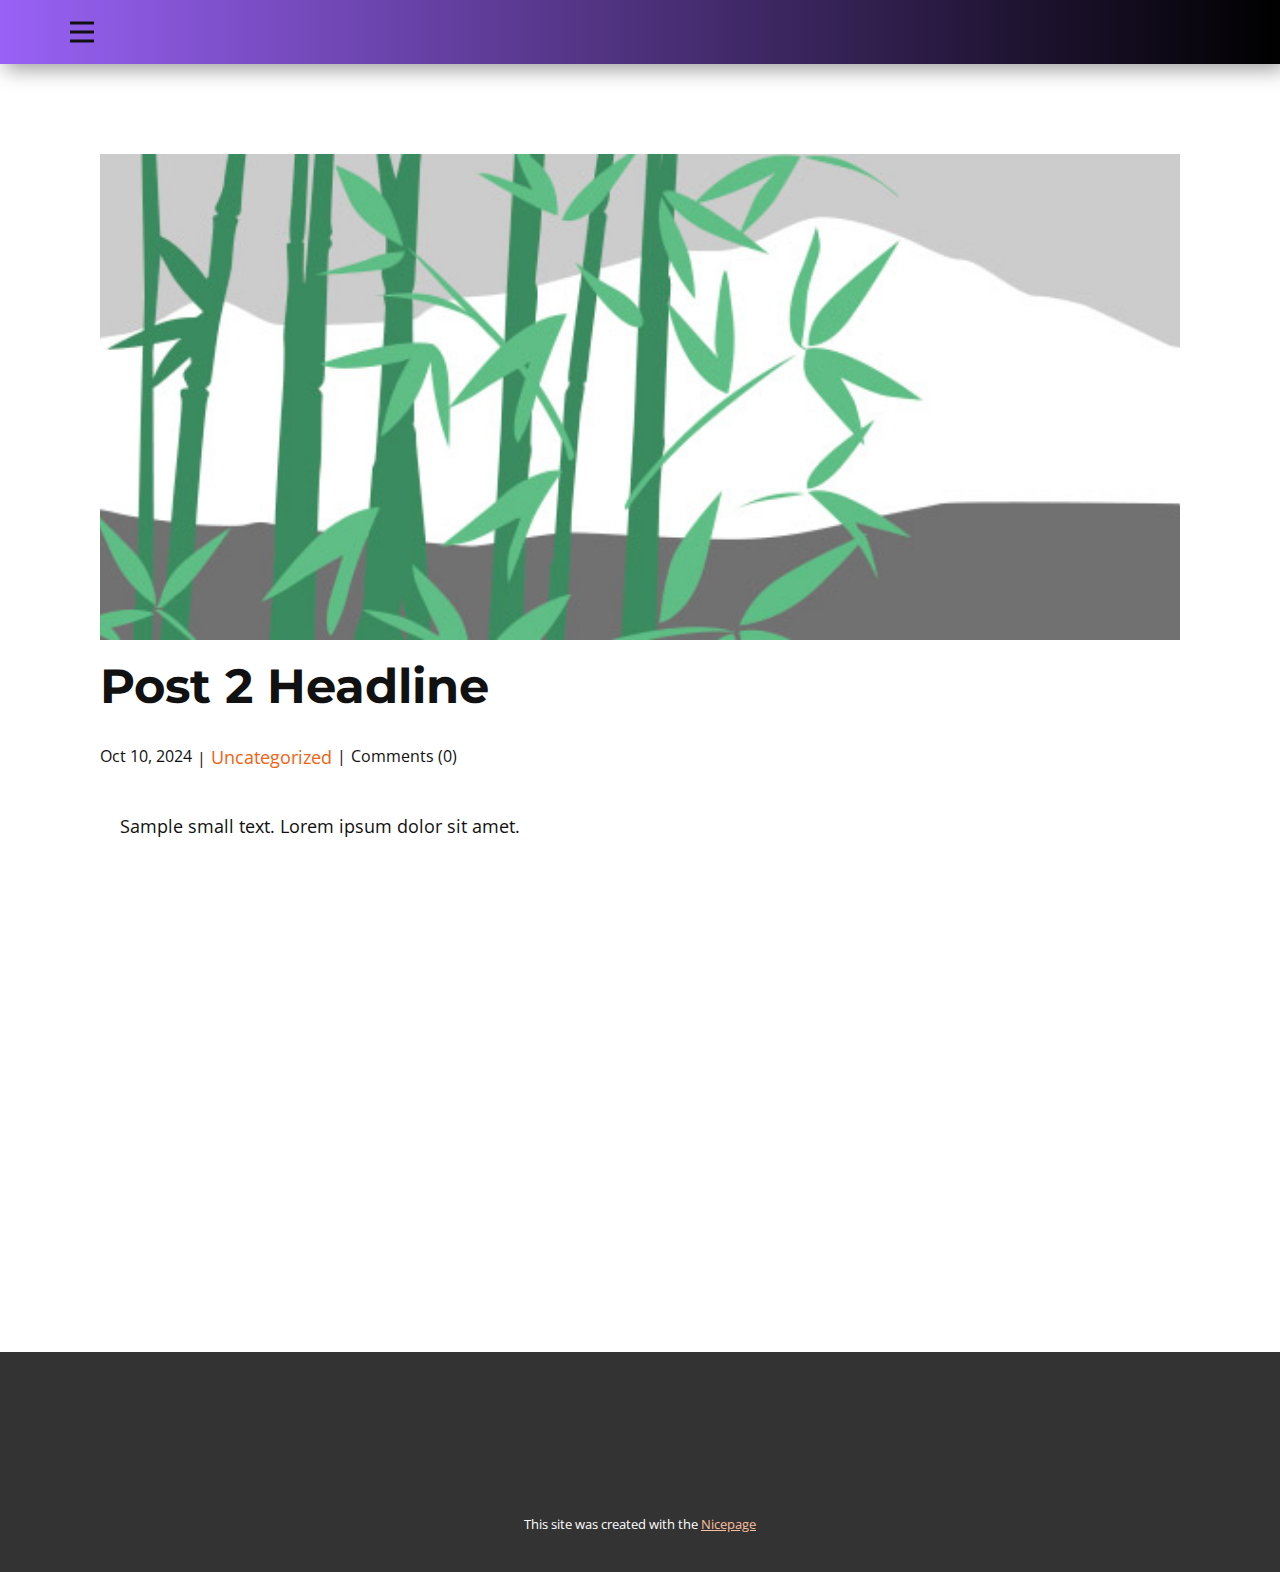
<file: Site2/blog/post-1.html>
<!DOCTYPE html>
<html style="font-size: 16px;" lang="en"><head>
    <meta name="viewport" content="width=device-width, initial-scale=1.0">
    <meta charset="utf-8">
    <meta name="keywords" content="Post 1 Headline">
    <meta name="description" content="">
    <title>Post 2 Headline</title>
    <link rel="stylesheet" href="../nicepage.css" media="screen">
<link rel="stylesheet" href="../Post-Template.css" media="screen">
    <script class="u-script" type="text/javascript" src="../jquery.js" defer=""></script>
    <script class="u-script" type="text/javascript" src="../nicepage.js" defer=""></script>
    <meta name="generator" content="Nicepage 7.6.2, nicepage.com">
    
    
    
    <link id="u-theme-google-font" rel="stylesheet" href="https://fonts.googleapis.com/css?family=Roboto:100,100i,300,300i,400,400i,500,500i,700,700i,900,900i|Open+Sans:300,300i,400,400i,500,500i,600,600i,700,700i,800,800i">
    <link id="u-page-google-font" rel="stylesheet" href="https://fonts.googleapis.com/css?family=Montserrat:100,100i,200,200i,300,300i,400,400i,500,500i,600,600i,700,700i,800,800i,900,900i">
    <script type="application/ld+json">{
		"@context": "http://schema.org",
		"@type": "Organization",
		"name": ""
}</script>
    <meta name="theme-color" content="#f26213">
  <meta data-intl-tel-input-cdn-path="intlTelInput/"></head>
  <body data-path-to-root="./" data-include-products="false" class="u-body u-xl-mode" data-lang="en"><header class="u-clearfix u-container-align-center u-header u-header" id="sec-654e"><div class="u-clearfix u-sheet u-sheet-1">
        <nav class="u-menu u-menu-hamburger u-offcanvas u-menu-1" data-responsive-from="XL">
          <div class="menu-collapse" style="font-size: 1rem; letter-spacing: 0px;">
            <a class="u-button-style u-custom-left-right-menu-spacing u-custom-padding-bottom u-custom-text-active-color u-custom-text-hover-color u-custom-top-bottom-menu-spacing u-hamburger-link u-nav-link u-text-active-palette-1-base u-text-hover-palette-2-base" href="#">
              <svg class="u-svg-link" viewBox="0 0 24 24"><use xlink:href="#menu-hamburger"></use></svg>
              <svg class="u-svg-content" version="1.1" id="menu-hamburger" viewBox="0 0 16 16" x="0px" y="0px" xmlns:xlink="http://www.w3.org/1999/xlink" xmlns="http://www.w3.org/2000/svg"><g><rect y="1" width="16" height="2"></rect><rect y="7" width="16" height="2"></rect><rect y="13" width="16" height="2"></rect>
</g></svg>
            </a>
          </div>
          <div class="u-nav-container">
            <ul class="u-nav u-unstyled u-nav-1"><li class="u-nav-item"><a class="u-button-style u-nav-link u-text-active-palette-1-base u-text-hover-grey-40" href="../" style="padding: 10px 20px;">Home</a>
</li><li class="u-nav-item"><a class="u-button-style u-nav-link u-text-active-palette-1-base u-text-hover-grey-40" href="../Portfolio-Page.html" style="padding: 10px 20px;">Portfolio Page</a>
</li></ul>
          </div>
          <div class="u-nav-container-collapse">
            <div class="u-black u-container-style u-inner-container-layout u-opacity u-opacity-95 u-sidenav">
              <div class="u-inner-container-layout u-sidenav-overflow">
                <div class="u-menu-close"></div>
                <ul class="u-align-center u-nav u-popupmenu-items u-unstyled u-nav-2"><li class="u-nav-item"><a class="u-button-style u-nav-link" href="../">Home</a>
</li><li class="u-nav-item"><a class="u-button-style u-nav-link" href="../Portfolio-Page.html">Portfolio Page</a>
</li></ul>
              </div>
            </div>
            <div class="u-black u-menu-overlay u-opacity u-opacity-70"></div>
          </div>
          <style class="menu-style">@media (max-width: 1139px) {
                    [data-responsive-from="LG"] .u-nav-container {
                        display: none;
                    }
                    [data-responsive-from="LG"] .menu-collapse {
                        display: block;
                    }
                }</style>
        </nav>
      </div></header>
    <section class="u-align-center u-clearfix u-section-1" id="block-1">
      <div class="u-clearfix u-sheet u-valign-middle-md u-valign-middle-sm u-valign-middle-xs u-sheet-1"><!--post_details--><!--post_details_options_json--><!--{"source":""}--><!--/post_details_options_json--><!--blog_post-->
        <div class="u-container-style u-expanded-width u-post-details u-post-details-1">
          <div class="u-container-layout u-valign-middle u-container-layout-1"><!--blog_post_image-->
            <img alt="" class="u-blog-control u-expanded-width u-image u-image-default u-image-1" src="../images/68f64b9d.jpeg"><!--/blog_post_image--><!--blog_post_header-->
            <h2 class="u-blog-control u-text u-text-1">Post 2 Headline</h2><!--/blog_post_header--><!--blog_post_metadata-->
            <div class="u-blog-control u-metadata u-metadata-1"><!--blog_post_metadata_date-->
              <span class="u-meta-date u-meta-icon">Oct 10, 2024</span><!--/blog_post_metadata_date--><!--blog_post_metadata_category-->
              <span class="u-meta-category u-meta-icon"><a href="../blog/blog.html#/blog-1///">Uncategorized</a></span><!--/blog_post_metadata_category--><!--blog_post_metadata_comments-->
              <span class="u-meta-comments u-meta-icon"><!--blog_post_metadata_comments_content-->Comments (0)<!--/blog_post_metadata_comments_content--></span><!--/blog_post_metadata_comments-->
            </div><!--/blog_post_metadata--><!--blog_post_content-->
            <div class="u-align-justify u-blog-control u-post-content u-text u-text-2 fr-view">
  <p>
    <meta name="viewport" content="width=device-width, initial-scale=1.0">
    <meta charset="utf-8">
    <meta name="keywords" content=""><meta name="description" content="">
    <title></title>
    <link rel="stylesheet" href="/nicepage.css" media="screen" class="u-static-style"><link rel="stylesheet" href="/nicepage.css" media="screen">
    <script class="u-script" type="text/javascript" src="//capp.nicepage.com/assets/jquery-1.9.1.min.js" defer=""></script>
    <script class="u-script" type="text/javascript" src="//capp.nicepage.com/8d2365ca6c95e1464cb560debbd4965f357ed44e/nicepage.js" defer=""></script>
</p><section class="u-clearfix u-valign-top u-block-19b1-1" custom-posts-hash="T" data-section-properties="{&quot;margin&quot;:&quot;none&quot;,&quot;stretch&quot;:true}" data-id="19b1" data-posts-content="[{'images':[],'maps':[],'videos':[],'icons':[],'textWidth':'','textHeight':'','id':1,'headingProp':'h3','textProp':'text'}]" style="min-height: 500px">
  <div class="u-clearfix u-rich-text u-text u-block-19b1-4" data-state="{&quot;margin-top&quot;:{&quot;shouldApplyDefaultMargins&quot;:{&quot;XL&quot;:false,&quot;LG&quot;:false,&quot;MD&quot;:false,&quot;SM&quot;:true,&quot;XS&quot;:true},&quot;parentVerticalAlign&quot;:{&quot;XL&quot;:&quot;top&quot;,&quot;LG&quot;:&quot;top&quot;,&quot;MD&quot;:&quot;top&quot;,&quot;SM&quot;:&quot;top&quot;,&quot;XS&quot;:&quot;top&quot;}},&quot;margin-bottom&quot;:{&quot;shouldApplyDefaultMargins&quot;:{&quot;XL&quot;:false,&quot;LG&quot;:false,&quot;MD&quot;:false,&quot;SM&quot;:true,&quot;XS&quot;:true},&quot;parentVerticalAlign&quot;:{&quot;XL&quot;:&quot;top&quot;,&quot;LG&quot;:&quot;top&quot;,&quot;MD&quot;:&quot;top&quot;,&quot;SM&quot;:&quot;top&quot;,&quot;XS&quot;:&quot;top&quot;}}}" style="padding-left: 20px; padding-right: 20px">
  Sample small text. Lorem ipsum dolor sit amet.
  </div>
  <style data-mode="XL">@media (min-width: 1200px) {
  .u-block-19b1-1 {
    min-height: 500px;
  }
  .u-block-19b1-4 {
    padding-left: 20px;
    padding-right: 20px;
  }
}</style>
  <style data-mode="LG">@media (max-width: 1199px) and (min-width: 992px) {
  .u-block-19b1-1 {
    min-height: 500px;
  }
  .u-block-19b1-4 {
    padding-left: 20px;
    padding-right: 20px;
  }
}</style>
  <style data-mode="MD">@media (max-width: 991px) and (min-width: 768px) {
  .u-block-19b1-1 {
    min-height: 500px;
  }
  .u-block-19b1-4 {
    padding-left: 20px;
    padding-right: 20px;
  }
}</style>
  <style data-mode="SM">@media (max-width: 767px) and (min-width: 576px) {
  .u-block-19b1-1 {
    min-height: 500px;
  }
  .u-block-19b1-4 {
    padding-left: 20px;
    padding-right: 20px;
    margin-top: 60px;
    margin-bottom: 60px;
  }
}</style>
  <style data-mode="XS">@media (max-width: 575px) {
  .u-block-19b1-1 {
    min-height: 500px;
  }
  .u-block-19b1-4 {
    padding-left: 20px;
    padding-right: 20px;
    margin-top: 60px;
    margin-bottom: 60px;
  }
}</style>
</section>
<p></p>
  </div><!--/blog_post_content-->
          </div>
        </div><!--/blog_post--><!--/post_details-->
      </div>
    </section>
    
    
    
    <footer class="u-align-center u-clearfix u-container-align-center u-footer u-grey-80 u-footer" id="sec-879e"><div class="u-clearfix u-sheet u-valign-middle-lg u-valign-middle-md u-valign-middle-sm u-valign-middle-xs u-sheet-1"></div></footer>
    <section class="u-backlink u-clearfix u-grey-80">
      <p class="u-text">
        <span>This site was created with the </span>
        <a class="u-link" href="https://nicepage.com/" target="_blank" rel="nofollow">
          <span>Nicepage</span>
        </a>
      </p>
    </section>
  
</body></html>
</file>
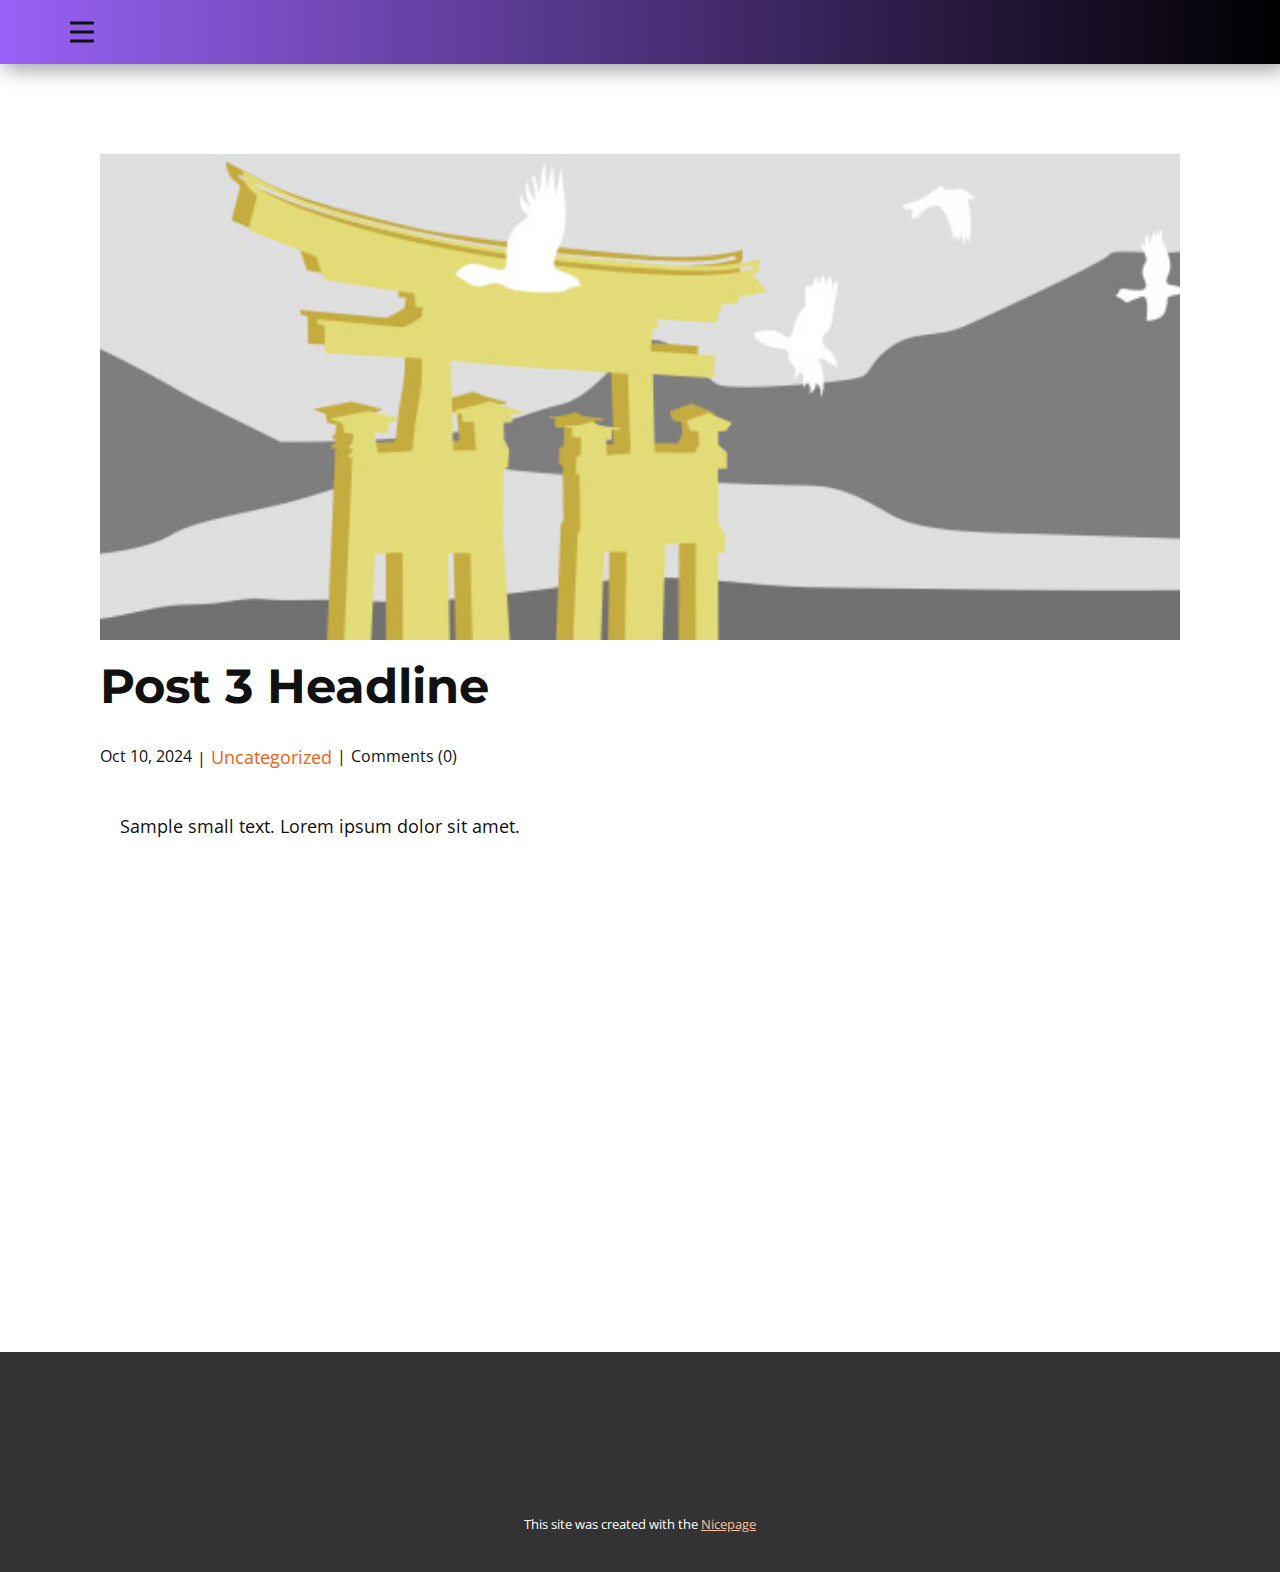
<file: Site2/blog/post-2.html>
<!DOCTYPE html>
<html style="font-size: 16px;" lang="en"><head>
    <meta name="viewport" content="width=device-width, initial-scale=1.0">
    <meta charset="utf-8">
    <meta name="keywords" content="Post 1 Headline">
    <meta name="description" content="">
    <title>Post 3 Headline</title>
    <link rel="stylesheet" href="../nicepage.css" media="screen">
<link rel="stylesheet" href="../Post-Template.css" media="screen">
    <script class="u-script" type="text/javascript" src="../jquery.js" defer=""></script>
    <script class="u-script" type="text/javascript" src="../nicepage.js" defer=""></script>
    <meta name="generator" content="Nicepage 7.6.2, nicepage.com">
    
    
    
    <link id="u-theme-google-font" rel="stylesheet" href="https://fonts.googleapis.com/css?family=Roboto:100,100i,300,300i,400,400i,500,500i,700,700i,900,900i|Open+Sans:300,300i,400,400i,500,500i,600,600i,700,700i,800,800i">
    <link id="u-page-google-font" rel="stylesheet" href="https://fonts.googleapis.com/css?family=Montserrat:100,100i,200,200i,300,300i,400,400i,500,500i,600,600i,700,700i,800,800i,900,900i">
    <script type="application/ld+json">{
		"@context": "http://schema.org",
		"@type": "Organization",
		"name": ""
}</script>
    <meta name="theme-color" content="#f26213">
  <meta data-intl-tel-input-cdn-path="intlTelInput/"></head>
  <body data-path-to-root="./" data-include-products="false" class="u-body u-xl-mode" data-lang="en"><header class="u-clearfix u-container-align-center u-header u-header" id="sec-654e"><div class="u-clearfix u-sheet u-sheet-1">
        <nav class="u-menu u-menu-hamburger u-offcanvas u-menu-1" data-responsive-from="XL">
          <div class="menu-collapse" style="font-size: 1rem; letter-spacing: 0px;">
            <a class="u-button-style u-custom-left-right-menu-spacing u-custom-padding-bottom u-custom-text-active-color u-custom-text-hover-color u-custom-top-bottom-menu-spacing u-hamburger-link u-nav-link u-text-active-palette-1-base u-text-hover-palette-2-base" href="#">
              <svg class="u-svg-link" viewBox="0 0 24 24"><use xlink:href="#menu-hamburger"></use></svg>
              <svg class="u-svg-content" version="1.1" id="menu-hamburger" viewBox="0 0 16 16" x="0px" y="0px" xmlns:xlink="http://www.w3.org/1999/xlink" xmlns="http://www.w3.org/2000/svg"><g><rect y="1" width="16" height="2"></rect><rect y="7" width="16" height="2"></rect><rect y="13" width="16" height="2"></rect>
</g></svg>
            </a>
          </div>
          <div class="u-nav-container">
            <ul class="u-nav u-unstyled u-nav-1"><li class="u-nav-item"><a class="u-button-style u-nav-link u-text-active-palette-1-base u-text-hover-grey-40" href="../" style="padding: 10px 20px;">Home</a>
</li><li class="u-nav-item"><a class="u-button-style u-nav-link u-text-active-palette-1-base u-text-hover-grey-40" href="../Portfolio-Page.html" style="padding: 10px 20px;">Portfolio Page</a>
</li></ul>
          </div>
          <div class="u-nav-container-collapse">
            <div class="u-black u-container-style u-inner-container-layout u-opacity u-opacity-95 u-sidenav">
              <div class="u-inner-container-layout u-sidenav-overflow">
                <div class="u-menu-close"></div>
                <ul class="u-align-center u-nav u-popupmenu-items u-unstyled u-nav-2"><li class="u-nav-item"><a class="u-button-style u-nav-link" href="../">Home</a>
</li><li class="u-nav-item"><a class="u-button-style u-nav-link" href="../Portfolio-Page.html">Portfolio Page</a>
</li></ul>
              </div>
            </div>
            <div class="u-black u-menu-overlay u-opacity u-opacity-70"></div>
          </div>
          <style class="menu-style">@media (max-width: 1139px) {
                    [data-responsive-from="LG"] .u-nav-container {
                        display: none;
                    }
                    [data-responsive-from="LG"] .menu-collapse {
                        display: block;
                    }
                }</style>
        </nav>
      </div></header>
    <section class="u-align-center u-clearfix u-section-1" id="block-1">
      <div class="u-clearfix u-sheet u-valign-middle-md u-valign-middle-sm u-valign-middle-xs u-sheet-1"><!--post_details--><!--post_details_options_json--><!--{"source":""}--><!--/post_details_options_json--><!--blog_post-->
        <div class="u-container-style u-expanded-width u-post-details u-post-details-1">
          <div class="u-container-layout u-valign-middle u-container-layout-1"><!--blog_post_image-->
            <img alt="" class="u-blog-control u-expanded-width u-image u-image-default u-image-1" src="../images/8ad73f3c.jpeg"><!--/blog_post_image--><!--blog_post_header-->
            <h2 class="u-blog-control u-text u-text-1">Post 3 Headline</h2><!--/blog_post_header--><!--blog_post_metadata-->
            <div class="u-blog-control u-metadata u-metadata-1"><!--blog_post_metadata_date-->
              <span class="u-meta-date u-meta-icon">Oct 10, 2024</span><!--/blog_post_metadata_date--><!--blog_post_metadata_category-->
              <span class="u-meta-category u-meta-icon"><a href="../blog/blog.html#/blog-1///">Uncategorized</a></span><!--/blog_post_metadata_category--><!--blog_post_metadata_comments-->
              <span class="u-meta-comments u-meta-icon"><!--blog_post_metadata_comments_content-->Comments (0)<!--/blog_post_metadata_comments_content--></span><!--/blog_post_metadata_comments-->
            </div><!--/blog_post_metadata--><!--blog_post_content-->
            <div class="u-align-justify u-blog-control u-post-content u-text u-text-2 fr-view">
  <p>
    <meta name="viewport" content="width=device-width, initial-scale=1.0">
    <meta charset="utf-8">
    <meta name="keywords" content=""><meta name="description" content="">
    <title></title>
    <link rel="stylesheet" href="/nicepage.css" media="screen" class="u-static-style"><link rel="stylesheet" href="/nicepage.css" media="screen">
    <script class="u-script" type="text/javascript" src="//capp.nicepage.com/assets/jquery-1.9.1.min.js" defer=""></script>
    <script class="u-script" type="text/javascript" src="//capp.nicepage.com/8d2365ca6c95e1464cb560debbd4965f357ed44e/nicepage.js" defer=""></script>
</p><section class="u-clearfix u-valign-top u-block-c195-1" custom-posts-hash="T" data-section-properties="{&quot;margin&quot;:&quot;none&quot;,&quot;stretch&quot;:true}" data-id="c195" data-posts-content="[{'images':[],'maps':[],'videos':[],'icons':[],'textWidth':'','textHeight':'','id':1,'headingProp':'h3','textProp':'text'}]" style="min-height: 500px">
  <div class="u-clearfix u-rich-text u-text u-block-c195-4" data-state="{&quot;margin-top&quot;:{&quot;shouldApplyDefaultMargins&quot;:{&quot;XL&quot;:false,&quot;LG&quot;:false,&quot;MD&quot;:false,&quot;SM&quot;:true,&quot;XS&quot;:true},&quot;parentVerticalAlign&quot;:{&quot;XL&quot;:&quot;top&quot;,&quot;LG&quot;:&quot;top&quot;,&quot;MD&quot;:&quot;top&quot;,&quot;SM&quot;:&quot;top&quot;,&quot;XS&quot;:&quot;top&quot;}},&quot;margin-bottom&quot;:{&quot;shouldApplyDefaultMargins&quot;:{&quot;XL&quot;:false,&quot;LG&quot;:false,&quot;MD&quot;:false,&quot;SM&quot;:true,&quot;XS&quot;:true},&quot;parentVerticalAlign&quot;:{&quot;XL&quot;:&quot;top&quot;,&quot;LG&quot;:&quot;top&quot;,&quot;MD&quot;:&quot;top&quot;,&quot;SM&quot;:&quot;top&quot;,&quot;XS&quot;:&quot;top&quot;}}}" style="padding-left: 20px; padding-right: 20px">
  Sample small text. Lorem ipsum dolor sit amet.
  </div>
  <style data-mode="XL">@media (min-width: 1200px) {
  .u-block-c195-1 {
    min-height: 500px;
  }
  .u-block-c195-4 {
    padding-left: 20px;
    padding-right: 20px;
  }
}</style>
  <style data-mode="LG">@media (max-width: 1199px) and (min-width: 992px) {
  .u-block-c195-1 {
    min-height: 500px;
  }
  .u-block-c195-4 {
    padding-left: 20px;
    padding-right: 20px;
  }
}</style>
  <style data-mode="MD">@media (max-width: 991px) and (min-width: 768px) {
  .u-block-c195-1 {
    min-height: 500px;
  }
  .u-block-c195-4 {
    padding-left: 20px;
    padding-right: 20px;
  }
}</style>
  <style data-mode="SM">@media (max-width: 767px) and (min-width: 576px) {
  .u-block-c195-1 {
    min-height: 500px;
  }
  .u-block-c195-4 {
    padding-left: 20px;
    padding-right: 20px;
    margin-top: 60px;
    margin-bottom: 60px;
  }
}</style>
  <style data-mode="XS">@media (max-width: 575px) {
  .u-block-c195-1 {
    min-height: 500px;
  }
  .u-block-c195-4 {
    padding-left: 20px;
    padding-right: 20px;
    margin-top: 60px;
    margin-bottom: 60px;
  }
}</style>
</section>
<p></p>
  </div><!--/blog_post_content-->
          </div>
        </div><!--/blog_post--><!--/post_details-->
      </div>
    </section>
    
    
    
    <footer class="u-align-center u-clearfix u-container-align-center u-footer u-grey-80 u-footer" id="sec-879e"><div class="u-clearfix u-sheet u-valign-middle-lg u-valign-middle-md u-valign-middle-sm u-valign-middle-xs u-sheet-1"></div></footer>
    <section class="u-backlink u-clearfix u-grey-80">
      <p class="u-text">
        <span>This site was created with the </span>
        <a class="u-link" href="https://nicepage.com/" target="_blank" rel="nofollow">
          <span>Nicepage</span>
        </a>
      </p>
    </section>
  
</body></html>
</file>
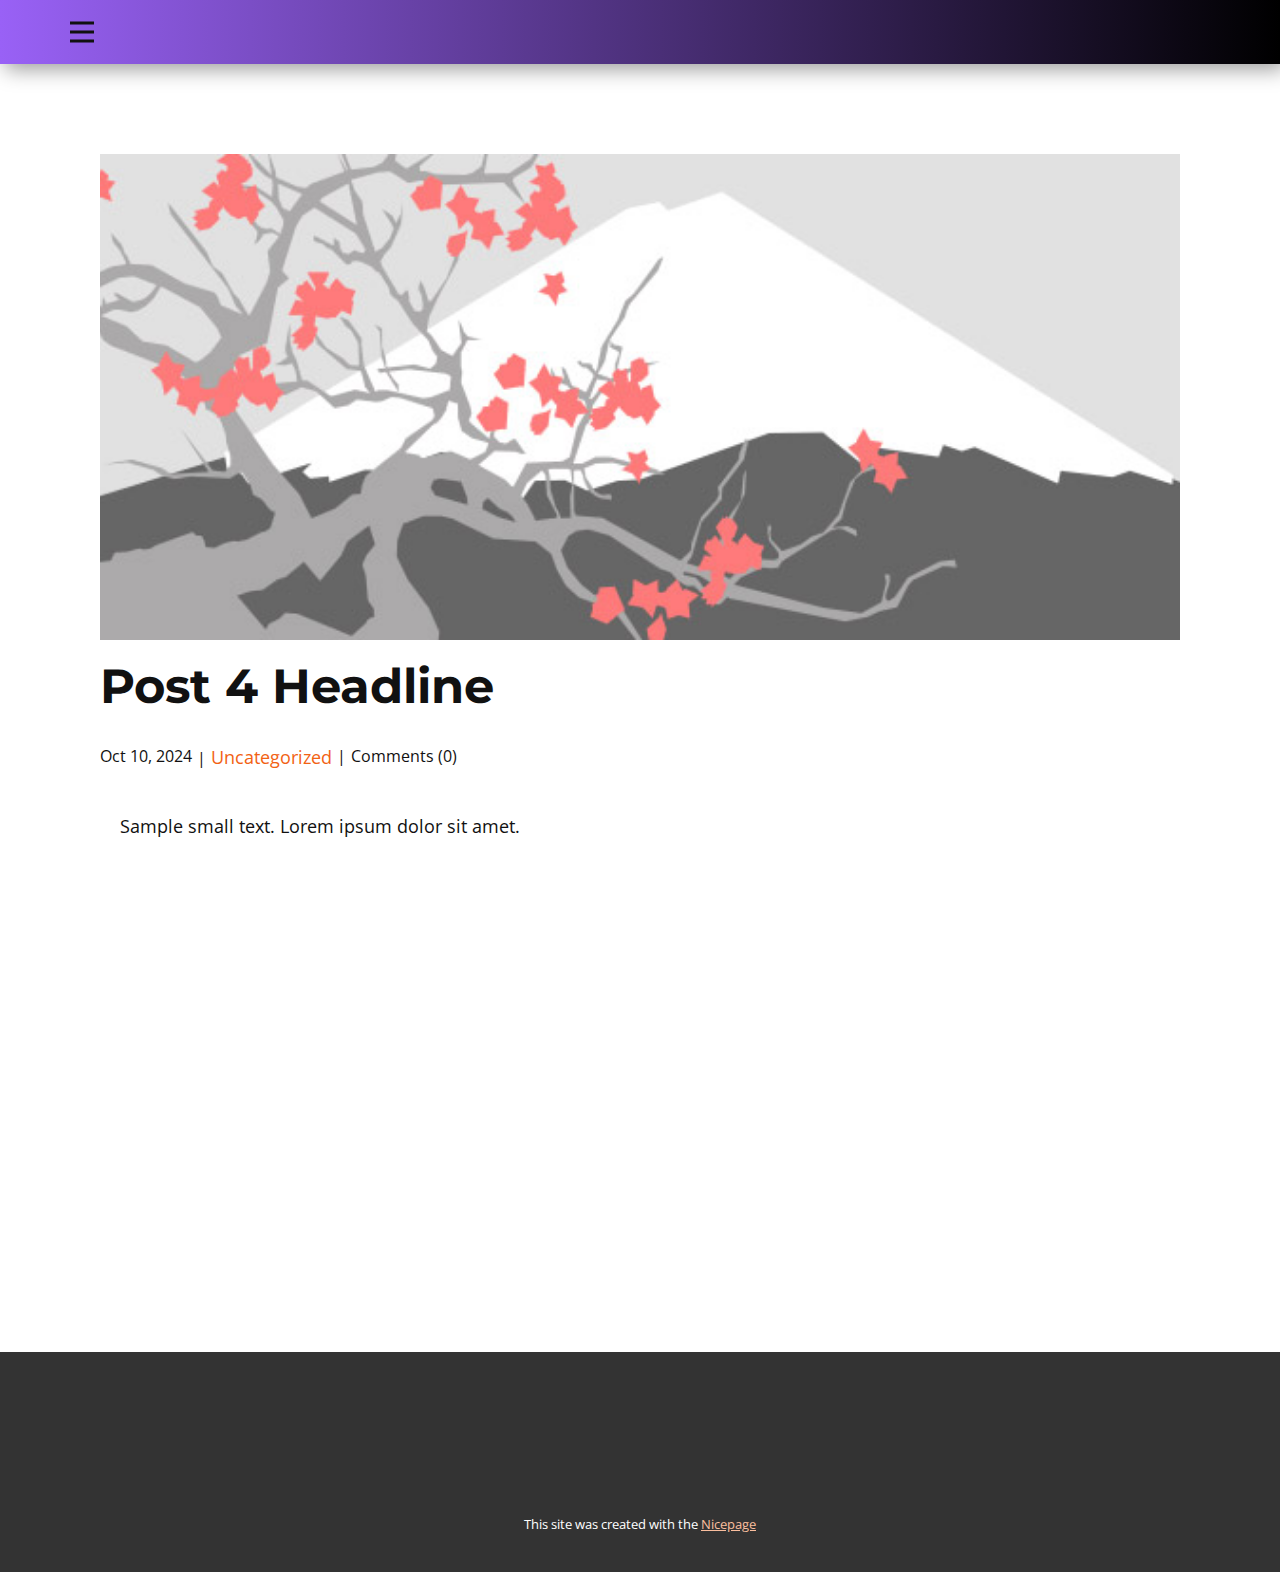
<file: Site2/blog/post-3.html>
<!DOCTYPE html>
<html style="font-size: 16px;" lang="en"><head>
    <meta name="viewport" content="width=device-width, initial-scale=1.0">
    <meta charset="utf-8">
    <meta name="keywords" content="Post 1 Headline">
    <meta name="description" content="">
    <title>Post 4 Headline</title>
    <link rel="stylesheet" href="../nicepage.css" media="screen">
<link rel="stylesheet" href="../Post-Template.css" media="screen">
    <script class="u-script" type="text/javascript" src="../jquery.js" defer=""></script>
    <script class="u-script" type="text/javascript" src="../nicepage.js" defer=""></script>
    <meta name="generator" content="Nicepage 7.6.2, nicepage.com">
    
    
    
    <link id="u-theme-google-font" rel="stylesheet" href="https://fonts.googleapis.com/css?family=Roboto:100,100i,300,300i,400,400i,500,500i,700,700i,900,900i|Open+Sans:300,300i,400,400i,500,500i,600,600i,700,700i,800,800i">
    <link id="u-page-google-font" rel="stylesheet" href="https://fonts.googleapis.com/css?family=Montserrat:100,100i,200,200i,300,300i,400,400i,500,500i,600,600i,700,700i,800,800i,900,900i">
    <script type="application/ld+json">{
		"@context": "http://schema.org",
		"@type": "Organization",
		"name": ""
}</script>
    <meta name="theme-color" content="#f26213">
  <meta data-intl-tel-input-cdn-path="intlTelInput/"></head>
  <body data-path-to-root="./" data-include-products="false" class="u-body u-xl-mode" data-lang="en"><header class="u-clearfix u-container-align-center u-header u-header" id="sec-654e"><div class="u-clearfix u-sheet u-sheet-1">
        <nav class="u-menu u-menu-hamburger u-offcanvas u-menu-1" data-responsive-from="XL">
          <div class="menu-collapse" style="font-size: 1rem; letter-spacing: 0px;">
            <a class="u-button-style u-custom-left-right-menu-spacing u-custom-padding-bottom u-custom-text-active-color u-custom-text-hover-color u-custom-top-bottom-menu-spacing u-hamburger-link u-nav-link u-text-active-palette-1-base u-text-hover-palette-2-base" href="#">
              <svg class="u-svg-link" viewBox="0 0 24 24"><use xlink:href="#menu-hamburger"></use></svg>
              <svg class="u-svg-content" version="1.1" id="menu-hamburger" viewBox="0 0 16 16" x="0px" y="0px" xmlns:xlink="http://www.w3.org/1999/xlink" xmlns="http://www.w3.org/2000/svg"><g><rect y="1" width="16" height="2"></rect><rect y="7" width="16" height="2"></rect><rect y="13" width="16" height="2"></rect>
</g></svg>
            </a>
          </div>
          <div class="u-nav-container">
            <ul class="u-nav u-unstyled u-nav-1"><li class="u-nav-item"><a class="u-button-style u-nav-link u-text-active-palette-1-base u-text-hover-grey-40" href="../" style="padding: 10px 20px;">Home</a>
</li><li class="u-nav-item"><a class="u-button-style u-nav-link u-text-active-palette-1-base u-text-hover-grey-40" href="../Portfolio-Page.html" style="padding: 10px 20px;">Portfolio Page</a>
</li></ul>
          </div>
          <div class="u-nav-container-collapse">
            <div class="u-black u-container-style u-inner-container-layout u-opacity u-opacity-95 u-sidenav">
              <div class="u-inner-container-layout u-sidenav-overflow">
                <div class="u-menu-close"></div>
                <ul class="u-align-center u-nav u-popupmenu-items u-unstyled u-nav-2"><li class="u-nav-item"><a class="u-button-style u-nav-link" href="../">Home</a>
</li><li class="u-nav-item"><a class="u-button-style u-nav-link" href="../Portfolio-Page.html">Portfolio Page</a>
</li></ul>
              </div>
            </div>
            <div class="u-black u-menu-overlay u-opacity u-opacity-70"></div>
          </div>
          <style class="menu-style">@media (max-width: 1139px) {
                    [data-responsive-from="LG"] .u-nav-container {
                        display: none;
                    }
                    [data-responsive-from="LG"] .menu-collapse {
                        display: block;
                    }
                }</style>
        </nav>
      </div></header>
    <section class="u-align-center u-clearfix u-section-1" id="block-1">
      <div class="u-clearfix u-sheet u-valign-middle-md u-valign-middle-sm u-valign-middle-xs u-sheet-1"><!--post_details--><!--post_details_options_json--><!--{"source":""}--><!--/post_details_options_json--><!--blog_post-->
        <div class="u-container-style u-expanded-width u-post-details u-post-details-1">
          <div class="u-container-layout u-valign-middle u-container-layout-1"><!--blog_post_image-->
            <img alt="" class="u-blog-control u-expanded-width u-image u-image-default u-image-1" src="../images/0fd3416c.jpeg"><!--/blog_post_image--><!--blog_post_header-->
            <h2 class="u-blog-control u-text u-text-1">Post 4 Headline</h2><!--/blog_post_header--><!--blog_post_metadata-->
            <div class="u-blog-control u-metadata u-metadata-1"><!--blog_post_metadata_date-->
              <span class="u-meta-date u-meta-icon">Oct 10, 2024</span><!--/blog_post_metadata_date--><!--blog_post_metadata_category-->
              <span class="u-meta-category u-meta-icon"><a href="../blog/blog.html#/blog-1///">Uncategorized</a></span><!--/blog_post_metadata_category--><!--blog_post_metadata_comments-->
              <span class="u-meta-comments u-meta-icon"><!--blog_post_metadata_comments_content-->Comments (0)<!--/blog_post_metadata_comments_content--></span><!--/blog_post_metadata_comments-->
            </div><!--/blog_post_metadata--><!--blog_post_content-->
            <div class="u-align-justify u-blog-control u-post-content u-text u-text-2 fr-view">
  <p>
    <meta name="viewport" content="width=device-width, initial-scale=1.0">
    <meta charset="utf-8">
    <meta name="keywords" content=""><meta name="description" content="">
    <title></title>
    <link rel="stylesheet" href="/nicepage.css" media="screen" class="u-static-style"><link rel="stylesheet" href="/nicepage.css" media="screen">
    <script class="u-script" type="text/javascript" src="//capp.nicepage.com/assets/jquery-1.9.1.min.js" defer=""></script>
    <script class="u-script" type="text/javascript" src="//capp.nicepage.com/8d2365ca6c95e1464cb560debbd4965f357ed44e/nicepage.js" defer=""></script>
</p><section class="u-clearfix u-valign-top u-block-c400-1" custom-posts-hash="T" data-section-properties="{&quot;margin&quot;:&quot;none&quot;,&quot;stretch&quot;:true}" data-id="c400" data-posts-content="[{'images':[],'maps':[],'videos':[],'icons':[],'textWidth':'','textHeight':'','id':1,'headingProp':'h3','textProp':'text'}]" style="min-height: 500px">
  <div class="u-clearfix u-rich-text u-text u-block-c400-4" data-state="{&quot;margin-top&quot;:{&quot;shouldApplyDefaultMargins&quot;:{&quot;XL&quot;:false,&quot;LG&quot;:false,&quot;MD&quot;:false,&quot;SM&quot;:true,&quot;XS&quot;:true},&quot;parentVerticalAlign&quot;:{&quot;XL&quot;:&quot;top&quot;,&quot;LG&quot;:&quot;top&quot;,&quot;MD&quot;:&quot;top&quot;,&quot;SM&quot;:&quot;top&quot;,&quot;XS&quot;:&quot;top&quot;}},&quot;margin-bottom&quot;:{&quot;shouldApplyDefaultMargins&quot;:{&quot;XL&quot;:false,&quot;LG&quot;:false,&quot;MD&quot;:false,&quot;SM&quot;:true,&quot;XS&quot;:true},&quot;parentVerticalAlign&quot;:{&quot;XL&quot;:&quot;top&quot;,&quot;LG&quot;:&quot;top&quot;,&quot;MD&quot;:&quot;top&quot;,&quot;SM&quot;:&quot;top&quot;,&quot;XS&quot;:&quot;top&quot;}}}" style="padding-left: 20px; padding-right: 20px">
  Sample small text. Lorem ipsum dolor sit amet.
  </div>
  <style data-mode="XL">@media (min-width: 1200px) {
  .u-block-c400-1 {
    min-height: 500px;
  }
  .u-block-c400-4 {
    padding-left: 20px;
    padding-right: 20px;
  }
}</style>
  <style data-mode="LG">@media (max-width: 1199px) and (min-width: 992px) {
  .u-block-c400-1 {
    min-height: 500px;
  }
  .u-block-c400-4 {
    padding-left: 20px;
    padding-right: 20px;
  }
}</style>
  <style data-mode="MD">@media (max-width: 991px) and (min-width: 768px) {
  .u-block-c400-1 {
    min-height: 500px;
  }
  .u-block-c400-4 {
    padding-left: 20px;
    padding-right: 20px;
  }
}</style>
  <style data-mode="SM">@media (max-width: 767px) and (min-width: 576px) {
  .u-block-c400-1 {
    min-height: 500px;
  }
  .u-block-c400-4 {
    padding-left: 20px;
    padding-right: 20px;
    margin-top: 60px;
    margin-bottom: 60px;
  }
}</style>
  <style data-mode="XS">@media (max-width: 575px) {
  .u-block-c400-1 {
    min-height: 500px;
  }
  .u-block-c400-4 {
    padding-left: 20px;
    padding-right: 20px;
    margin-top: 60px;
    margin-bottom: 60px;
  }
}</style>
</section>
<p></p>
  </div><!--/blog_post_content-->
          </div>
        </div><!--/blog_post--><!--/post_details-->
      </div>
    </section>
    
    
    
    <footer class="u-align-center u-clearfix u-container-align-center u-footer u-grey-80 u-footer" id="sec-879e"><div class="u-clearfix u-sheet u-valign-middle-lg u-valign-middle-md u-valign-middle-sm u-valign-middle-xs u-sheet-1"></div></footer>
    <section class="u-backlink u-clearfix u-grey-80">
      <p class="u-text">
        <span>This site was created with the </span>
        <a class="u-link" href="https://nicepage.com/" target="_blank" rel="nofollow">
          <span>Nicepage</span>
        </a>
      </p>
    </section>
  
</body></html>
</file>
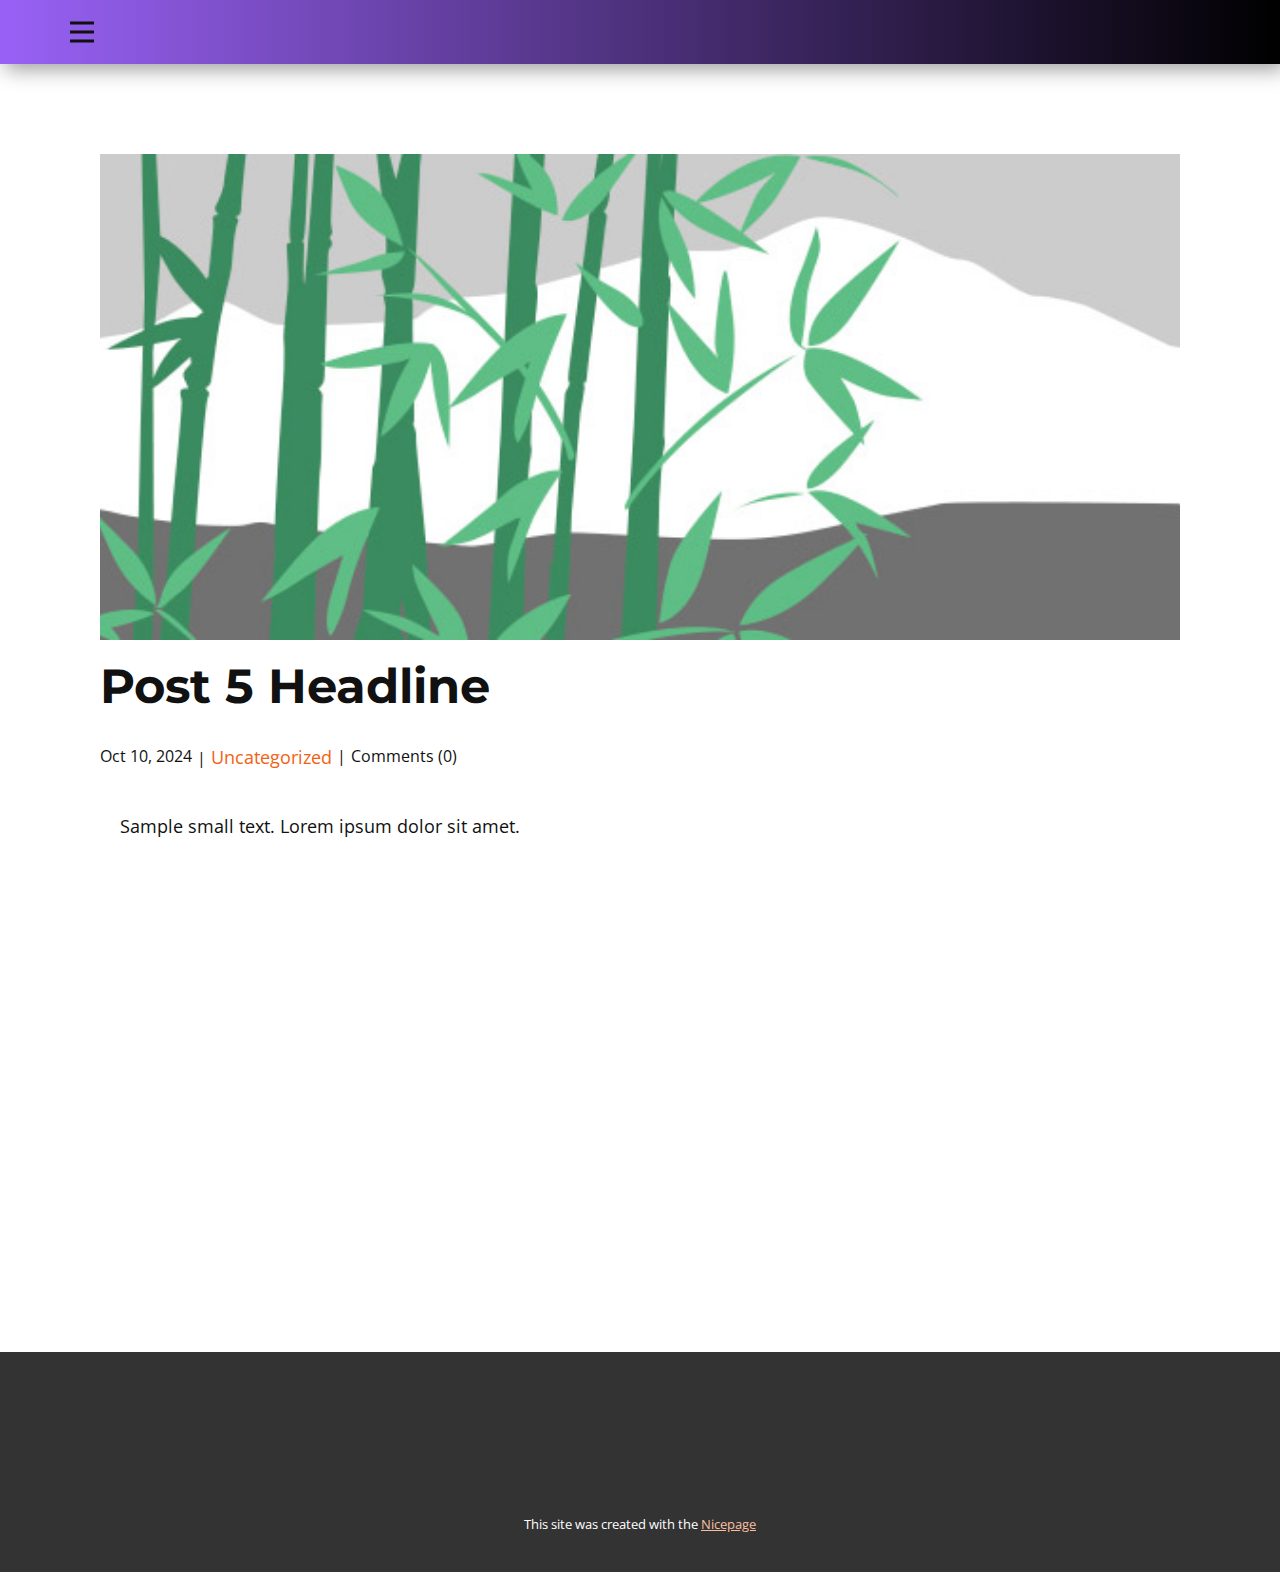
<file: Site2/blog/post-4.html>
<!DOCTYPE html>
<html style="font-size: 16px;" lang="en"><head>
    <meta name="viewport" content="width=device-width, initial-scale=1.0">
    <meta charset="utf-8">
    <meta name="keywords" content="Post 1 Headline">
    <meta name="description" content="">
    <title>Post 5 Headline</title>
    <link rel="stylesheet" href="../nicepage.css" media="screen">
<link rel="stylesheet" href="../Post-Template.css" media="screen">
    <script class="u-script" type="text/javascript" src="../jquery.js" defer=""></script>
    <script class="u-script" type="text/javascript" src="../nicepage.js" defer=""></script>
    <meta name="generator" content="Nicepage 7.6.2, nicepage.com">
    
    
    
    <link id="u-theme-google-font" rel="stylesheet" href="https://fonts.googleapis.com/css?family=Roboto:100,100i,300,300i,400,400i,500,500i,700,700i,900,900i|Open+Sans:300,300i,400,400i,500,500i,600,600i,700,700i,800,800i">
    <link id="u-page-google-font" rel="stylesheet" href="https://fonts.googleapis.com/css?family=Montserrat:100,100i,200,200i,300,300i,400,400i,500,500i,600,600i,700,700i,800,800i,900,900i">
    <script type="application/ld+json">{
		"@context": "http://schema.org",
		"@type": "Organization",
		"name": ""
}</script>
    <meta name="theme-color" content="#f26213">
  <meta data-intl-tel-input-cdn-path="intlTelInput/"></head>
  <body data-path-to-root="./" data-include-products="false" class="u-body u-xl-mode" data-lang="en"><header class="u-clearfix u-container-align-center u-header u-header" id="sec-654e"><div class="u-clearfix u-sheet u-sheet-1">
        <nav class="u-menu u-menu-hamburger u-offcanvas u-menu-1" data-responsive-from="XL">
          <div class="menu-collapse" style="font-size: 1rem; letter-spacing: 0px;">
            <a class="u-button-style u-custom-left-right-menu-spacing u-custom-padding-bottom u-custom-text-active-color u-custom-text-hover-color u-custom-top-bottom-menu-spacing u-hamburger-link u-nav-link u-text-active-palette-1-base u-text-hover-palette-2-base" href="#">
              <svg class="u-svg-link" viewBox="0 0 24 24"><use xlink:href="#menu-hamburger"></use></svg>
              <svg class="u-svg-content" version="1.1" id="menu-hamburger" viewBox="0 0 16 16" x="0px" y="0px" xmlns:xlink="http://www.w3.org/1999/xlink" xmlns="http://www.w3.org/2000/svg"><g><rect y="1" width="16" height="2"></rect><rect y="7" width="16" height="2"></rect><rect y="13" width="16" height="2"></rect>
</g></svg>
            </a>
          </div>
          <div class="u-nav-container">
            <ul class="u-nav u-unstyled u-nav-1"><li class="u-nav-item"><a class="u-button-style u-nav-link u-text-active-palette-1-base u-text-hover-grey-40" href="../" style="padding: 10px 20px;">Home</a>
</li><li class="u-nav-item"><a class="u-button-style u-nav-link u-text-active-palette-1-base u-text-hover-grey-40" href="../Portfolio-Page.html" style="padding: 10px 20px;">Portfolio Page</a>
</li></ul>
          </div>
          <div class="u-nav-container-collapse">
            <div class="u-black u-container-style u-inner-container-layout u-opacity u-opacity-95 u-sidenav">
              <div class="u-inner-container-layout u-sidenav-overflow">
                <div class="u-menu-close"></div>
                <ul class="u-align-center u-nav u-popupmenu-items u-unstyled u-nav-2"><li class="u-nav-item"><a class="u-button-style u-nav-link" href="../">Home</a>
</li><li class="u-nav-item"><a class="u-button-style u-nav-link" href="../Portfolio-Page.html">Portfolio Page</a>
</li></ul>
              </div>
            </div>
            <div class="u-black u-menu-overlay u-opacity u-opacity-70"></div>
          </div>
          <style class="menu-style">@media (max-width: 1139px) {
                    [data-responsive-from="LG"] .u-nav-container {
                        display: none;
                    }
                    [data-responsive-from="LG"] .menu-collapse {
                        display: block;
                    }
                }</style>
        </nav>
      </div></header>
    <section class="u-align-center u-clearfix u-section-1" id="block-1">
      <div class="u-clearfix u-sheet u-valign-middle-md u-valign-middle-sm u-valign-middle-xs u-sheet-1"><!--post_details--><!--post_details_options_json--><!--{"source":""}--><!--/post_details_options_json--><!--blog_post-->
        <div class="u-container-style u-expanded-width u-post-details u-post-details-1">
          <div class="u-container-layout u-valign-middle u-container-layout-1"><!--blog_post_image-->
            <img alt="" class="u-blog-control u-expanded-width u-image u-image-default u-image-1" src="../images/68f64b9d.jpeg"><!--/blog_post_image--><!--blog_post_header-->
            <h2 class="u-blog-control u-text u-text-1">Post 5 Headline</h2><!--/blog_post_header--><!--blog_post_metadata-->
            <div class="u-blog-control u-metadata u-metadata-1"><!--blog_post_metadata_date-->
              <span class="u-meta-date u-meta-icon">Oct 10, 2024</span><!--/blog_post_metadata_date--><!--blog_post_metadata_category-->
              <span class="u-meta-category u-meta-icon"><a href="../blog/blog.html#/blog-1///">Uncategorized</a></span><!--/blog_post_metadata_category--><!--blog_post_metadata_comments-->
              <span class="u-meta-comments u-meta-icon"><!--blog_post_metadata_comments_content-->Comments (0)<!--/blog_post_metadata_comments_content--></span><!--/blog_post_metadata_comments-->
            </div><!--/blog_post_metadata--><!--blog_post_content-->
            <div class="u-align-justify u-blog-control u-post-content u-text u-text-2 fr-view">
  <p>
    <meta name="viewport" content="width=device-width, initial-scale=1.0">
    <meta charset="utf-8">
    <meta name="keywords" content=""><meta name="description" content="">
    <title></title>
    <link rel="stylesheet" href="/nicepage.css" media="screen" class="u-static-style"><link rel="stylesheet" href="/nicepage.css" media="screen">
    <script class="u-script" type="text/javascript" src="//capp.nicepage.com/assets/jquery-1.9.1.min.js" defer=""></script>
    <script class="u-script" type="text/javascript" src="//capp.nicepage.com/8d2365ca6c95e1464cb560debbd4965f357ed44e/nicepage.js" defer=""></script>
</p><section class="u-clearfix u-valign-top u-block-395b-1" custom-posts-hash="T" data-section-properties="{&quot;margin&quot;:&quot;none&quot;,&quot;stretch&quot;:true}" data-id="395b" data-posts-content="[{'images':[],'maps':[],'videos':[],'icons':[],'textWidth':'','textHeight':'','id':1,'headingProp':'h3','textProp':'text'}]" style="min-height: 500px">
  <div class="u-clearfix u-rich-text u-text u-block-395b-4" data-state="{&quot;margin-top&quot;:{&quot;shouldApplyDefaultMargins&quot;:{&quot;XL&quot;:false,&quot;LG&quot;:false,&quot;MD&quot;:false,&quot;SM&quot;:true,&quot;XS&quot;:true},&quot;parentVerticalAlign&quot;:{&quot;XL&quot;:&quot;top&quot;,&quot;LG&quot;:&quot;top&quot;,&quot;MD&quot;:&quot;top&quot;,&quot;SM&quot;:&quot;top&quot;,&quot;XS&quot;:&quot;top&quot;}},&quot;margin-bottom&quot;:{&quot;shouldApplyDefaultMargins&quot;:{&quot;XL&quot;:false,&quot;LG&quot;:false,&quot;MD&quot;:false,&quot;SM&quot;:true,&quot;XS&quot;:true},&quot;parentVerticalAlign&quot;:{&quot;XL&quot;:&quot;top&quot;,&quot;LG&quot;:&quot;top&quot;,&quot;MD&quot;:&quot;top&quot;,&quot;SM&quot;:&quot;top&quot;,&quot;XS&quot;:&quot;top&quot;}}}" style="padding-left: 20px; padding-right: 20px">
  Sample small text. Lorem ipsum dolor sit amet.
  </div>
  <style data-mode="XL">@media (min-width: 1200px) {
  .u-block-395b-1 {
    min-height: 500px;
  }
  .u-block-395b-4 {
    padding-left: 20px;
    padding-right: 20px;
  }
}</style>
  <style data-mode="LG">@media (max-width: 1199px) and (min-width: 992px) {
  .u-block-395b-1 {
    min-height: 500px;
  }
  .u-block-395b-4 {
    padding-left: 20px;
    padding-right: 20px;
  }
}</style>
  <style data-mode="MD">@media (max-width: 991px) and (min-width: 768px) {
  .u-block-395b-1 {
    min-height: 500px;
  }
  .u-block-395b-4 {
    padding-left: 20px;
    padding-right: 20px;
  }
}</style>
  <style data-mode="SM">@media (max-width: 767px) and (min-width: 576px) {
  .u-block-395b-1 {
    min-height: 500px;
  }
  .u-block-395b-4 {
    padding-left: 20px;
    padding-right: 20px;
    margin-top: 60px;
    margin-bottom: 60px;
  }
}</style>
  <style data-mode="XS">@media (max-width: 575px) {
  .u-block-395b-1 {
    min-height: 500px;
  }
  .u-block-395b-4 {
    padding-left: 20px;
    padding-right: 20px;
    margin-top: 60px;
    margin-bottom: 60px;
  }
}</style>
</section>
<p></p>
  </div><!--/blog_post_content-->
          </div>
        </div><!--/blog_post--><!--/post_details-->
      </div>
    </section>
    
    
    
    <footer class="u-align-center u-clearfix u-container-align-center u-footer u-grey-80 u-footer" id="sec-879e"><div class="u-clearfix u-sheet u-valign-middle-lg u-valign-middle-md u-valign-middle-sm u-valign-middle-xs u-sheet-1"></div></footer>
    <section class="u-backlink u-clearfix u-grey-80">
      <p class="u-text">
        <span>This site was created with the </span>
        <a class="u-link" href="https://nicepage.com/" target="_blank" rel="nofollow">
          <span>Nicepage</span>
        </a>
      </p>
    </section>
  
</body></html>
</file>
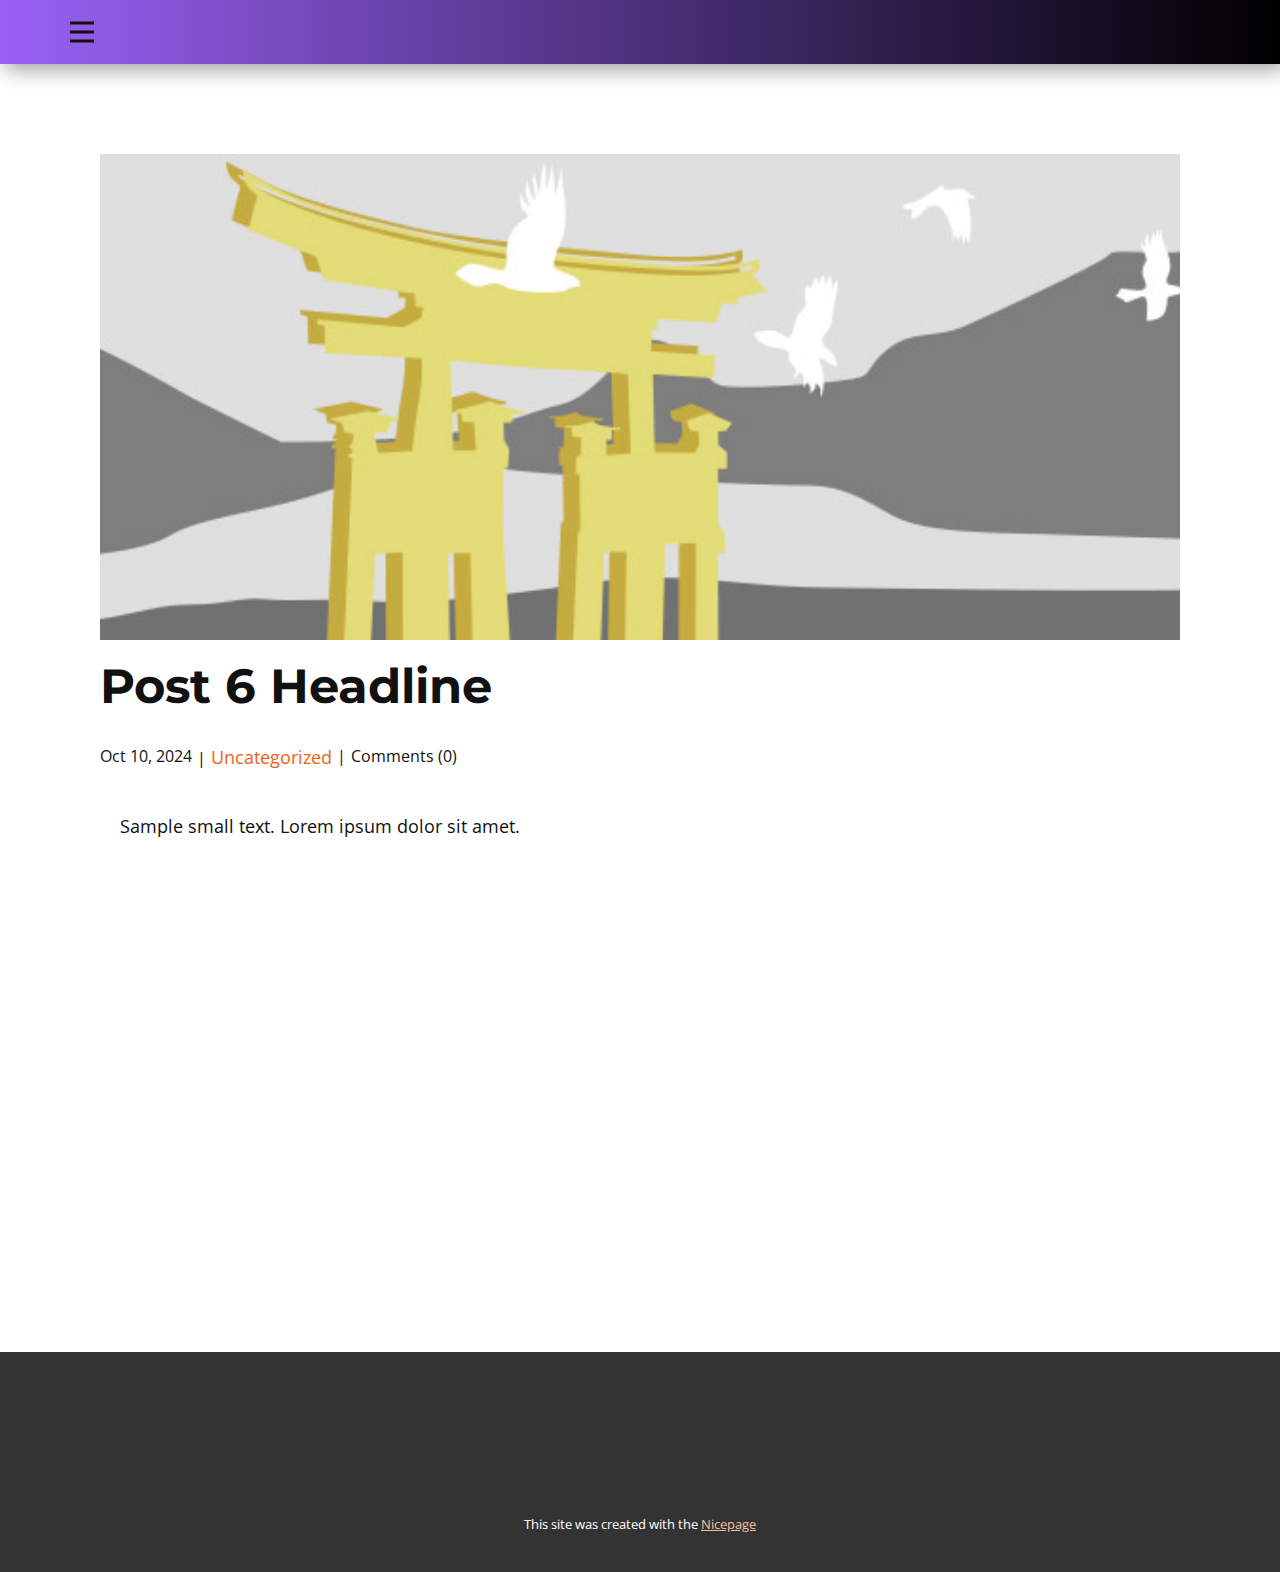
<file: Site2/blog/post-5.html>
<!DOCTYPE html>
<html style="font-size: 16px;" lang="en"><head>
    <meta name="viewport" content="width=device-width, initial-scale=1.0">
    <meta charset="utf-8">
    <meta name="keywords" content="Post 1 Headline">
    <meta name="description" content="">
    <title>Post 6 Headline</title>
    <link rel="stylesheet" href="../nicepage.css" media="screen">
<link rel="stylesheet" href="../Post-Template.css" media="screen">
    <script class="u-script" type="text/javascript" src="../jquery.js" defer=""></script>
    <script class="u-script" type="text/javascript" src="../nicepage.js" defer=""></script>
    <meta name="generator" content="Nicepage 7.6.2, nicepage.com">
    
    
    
    <link id="u-theme-google-font" rel="stylesheet" href="https://fonts.googleapis.com/css?family=Roboto:100,100i,300,300i,400,400i,500,500i,700,700i,900,900i|Open+Sans:300,300i,400,400i,500,500i,600,600i,700,700i,800,800i">
    <link id="u-page-google-font" rel="stylesheet" href="https://fonts.googleapis.com/css?family=Montserrat:100,100i,200,200i,300,300i,400,400i,500,500i,600,600i,700,700i,800,800i,900,900i">
    <script type="application/ld+json">{
		"@context": "http://schema.org",
		"@type": "Organization",
		"name": ""
}</script>
    <meta name="theme-color" content="#f26213">
  <meta data-intl-tel-input-cdn-path="intlTelInput/"></head>
  <body data-path-to-root="./" data-include-products="false" class="u-body u-xl-mode" data-lang="en"><header class="u-clearfix u-container-align-center u-header u-header" id="sec-654e"><div class="u-clearfix u-sheet u-sheet-1">
        <nav class="u-menu u-menu-hamburger u-offcanvas u-menu-1" data-responsive-from="XL">
          <div class="menu-collapse" style="font-size: 1rem; letter-spacing: 0px;">
            <a class="u-button-style u-custom-left-right-menu-spacing u-custom-padding-bottom u-custom-text-active-color u-custom-text-hover-color u-custom-top-bottom-menu-spacing u-hamburger-link u-nav-link u-text-active-palette-1-base u-text-hover-palette-2-base" href="#">
              <svg class="u-svg-link" viewBox="0 0 24 24"><use xlink:href="#menu-hamburger"></use></svg>
              <svg class="u-svg-content" version="1.1" id="menu-hamburger" viewBox="0 0 16 16" x="0px" y="0px" xmlns:xlink="http://www.w3.org/1999/xlink" xmlns="http://www.w3.org/2000/svg"><g><rect y="1" width="16" height="2"></rect><rect y="7" width="16" height="2"></rect><rect y="13" width="16" height="2"></rect>
</g></svg>
            </a>
          </div>
          <div class="u-nav-container">
            <ul class="u-nav u-unstyled u-nav-1"><li class="u-nav-item"><a class="u-button-style u-nav-link u-text-active-palette-1-base u-text-hover-grey-40" href="../" style="padding: 10px 20px;">Home</a>
</li><li class="u-nav-item"><a class="u-button-style u-nav-link u-text-active-palette-1-base u-text-hover-grey-40" href="../Portfolio-Page.html" style="padding: 10px 20px;">Portfolio Page</a>
</li></ul>
          </div>
          <div class="u-nav-container-collapse">
            <div class="u-black u-container-style u-inner-container-layout u-opacity u-opacity-95 u-sidenav">
              <div class="u-inner-container-layout u-sidenav-overflow">
                <div class="u-menu-close"></div>
                <ul class="u-align-center u-nav u-popupmenu-items u-unstyled u-nav-2"><li class="u-nav-item"><a class="u-button-style u-nav-link" href="../">Home</a>
</li><li class="u-nav-item"><a class="u-button-style u-nav-link" href="../Portfolio-Page.html">Portfolio Page</a>
</li></ul>
              </div>
            </div>
            <div class="u-black u-menu-overlay u-opacity u-opacity-70"></div>
          </div>
          <style class="menu-style">@media (max-width: 1139px) {
                    [data-responsive-from="LG"] .u-nav-container {
                        display: none;
                    }
                    [data-responsive-from="LG"] .menu-collapse {
                        display: block;
                    }
                }</style>
        </nav>
      </div></header>
    <section class="u-align-center u-clearfix u-section-1" id="block-1">
      <div class="u-clearfix u-sheet u-valign-middle-md u-valign-middle-sm u-valign-middle-xs u-sheet-1"><!--post_details--><!--post_details_options_json--><!--{"source":""}--><!--/post_details_options_json--><!--blog_post-->
        <div class="u-container-style u-expanded-width u-post-details u-post-details-1">
          <div class="u-container-layout u-valign-middle u-container-layout-1"><!--blog_post_image-->
            <img alt="" class="u-blog-control u-expanded-width u-image u-image-default u-image-1" src="../images/8ad73f3c.jpeg"><!--/blog_post_image--><!--blog_post_header-->
            <h2 class="u-blog-control u-text u-text-1">Post 6 Headline</h2><!--/blog_post_header--><!--blog_post_metadata-->
            <div class="u-blog-control u-metadata u-metadata-1"><!--blog_post_metadata_date-->
              <span class="u-meta-date u-meta-icon">Oct 10, 2024</span><!--/blog_post_metadata_date--><!--blog_post_metadata_category-->
              <span class="u-meta-category u-meta-icon"><a href="../blog/blog.html#/blog-1///">Uncategorized</a></span><!--/blog_post_metadata_category--><!--blog_post_metadata_comments-->
              <span class="u-meta-comments u-meta-icon"><!--blog_post_metadata_comments_content-->Comments (0)<!--/blog_post_metadata_comments_content--></span><!--/blog_post_metadata_comments-->
            </div><!--/blog_post_metadata--><!--blog_post_content-->
            <div class="u-align-justify u-blog-control u-post-content u-text u-text-2 fr-view">
  <p>
    <meta name="viewport" content="width=device-width, initial-scale=1.0">
    <meta charset="utf-8">
    <meta name="keywords" content=""><meta name="description" content="">
    <title></title>
    <link rel="stylesheet" href="/nicepage.css" media="screen" class="u-static-style"><link rel="stylesheet" href="/nicepage.css" media="screen">
    <script class="u-script" type="text/javascript" src="//capp.nicepage.com/assets/jquery-1.9.1.min.js" defer=""></script>
    <script class="u-script" type="text/javascript" src="//capp.nicepage.com/8d2365ca6c95e1464cb560debbd4965f357ed44e/nicepage.js" defer=""></script>
</p><section class="u-clearfix u-valign-top u-block-c8de-1" custom-posts-hash="T" data-section-properties="{&quot;margin&quot;:&quot;none&quot;,&quot;stretch&quot;:true}" data-id="c8de" data-posts-content="[{'images':[],'maps':[],'videos':[],'icons':[],'textWidth':'','textHeight':'','id':1,'headingProp':'h3','textProp':'text'}]" style="min-height: 500px">
  <div class="u-clearfix u-rich-text u-text u-block-c8de-4" data-state="{&quot;margin-top&quot;:{&quot;shouldApplyDefaultMargins&quot;:{&quot;XL&quot;:false,&quot;LG&quot;:false,&quot;MD&quot;:false,&quot;SM&quot;:true,&quot;XS&quot;:true},&quot;parentVerticalAlign&quot;:{&quot;XL&quot;:&quot;top&quot;,&quot;LG&quot;:&quot;top&quot;,&quot;MD&quot;:&quot;top&quot;,&quot;SM&quot;:&quot;top&quot;,&quot;XS&quot;:&quot;top&quot;}},&quot;margin-bottom&quot;:{&quot;shouldApplyDefaultMargins&quot;:{&quot;XL&quot;:false,&quot;LG&quot;:false,&quot;MD&quot;:false,&quot;SM&quot;:true,&quot;XS&quot;:true},&quot;parentVerticalAlign&quot;:{&quot;XL&quot;:&quot;top&quot;,&quot;LG&quot;:&quot;top&quot;,&quot;MD&quot;:&quot;top&quot;,&quot;SM&quot;:&quot;top&quot;,&quot;XS&quot;:&quot;top&quot;}}}" style="padding-left: 20px; padding-right: 20px">
  Sample small text. Lorem ipsum dolor sit amet.
  </div>
  <style data-mode="XL">@media (min-width: 1200px) {
  .u-block-c8de-1 {
    min-height: 500px;
  }
  .u-block-c8de-4 {
    padding-left: 20px;
    padding-right: 20px;
  }
}</style>
  <style data-mode="LG">@media (max-width: 1199px) and (min-width: 992px) {
  .u-block-c8de-1 {
    min-height: 500px;
  }
  .u-block-c8de-4 {
    padding-left: 20px;
    padding-right: 20px;
  }
}</style>
  <style data-mode="MD">@media (max-width: 991px) and (min-width: 768px) {
  .u-block-c8de-1 {
    min-height: 500px;
  }
  .u-block-c8de-4 {
    padding-left: 20px;
    padding-right: 20px;
  }
}</style>
  <style data-mode="SM">@media (max-width: 767px) and (min-width: 576px) {
  .u-block-c8de-1 {
    min-height: 500px;
  }
  .u-block-c8de-4 {
    padding-left: 20px;
    padding-right: 20px;
    margin-top: 60px;
    margin-bottom: 60px;
  }
}</style>
  <style data-mode="XS">@media (max-width: 575px) {
  .u-block-c8de-1 {
    min-height: 500px;
  }
  .u-block-c8de-4 {
    padding-left: 20px;
    padding-right: 20px;
    margin-top: 60px;
    margin-bottom: 60px;
  }
}</style>
</section>
<p></p>
  </div><!--/blog_post_content-->
          </div>
        </div><!--/blog_post--><!--/post_details-->
      </div>
    </section>
    
    
    
    <footer class="u-align-center u-clearfix u-container-align-center u-footer u-grey-80 u-footer" id="sec-879e"><div class="u-clearfix u-sheet u-valign-middle-lg u-valign-middle-md u-valign-middle-sm u-valign-middle-xs u-sheet-1"></div></footer>
    <section class="u-backlink u-clearfix u-grey-80">
      <p class="u-text">
        <span>This site was created with the </span>
        <a class="u-link" href="https://nicepage.com/" target="_blank" rel="nofollow">
          <span>Nicepage</span>
        </a>
      </p>
    </section>
  
</body></html>
</file>
